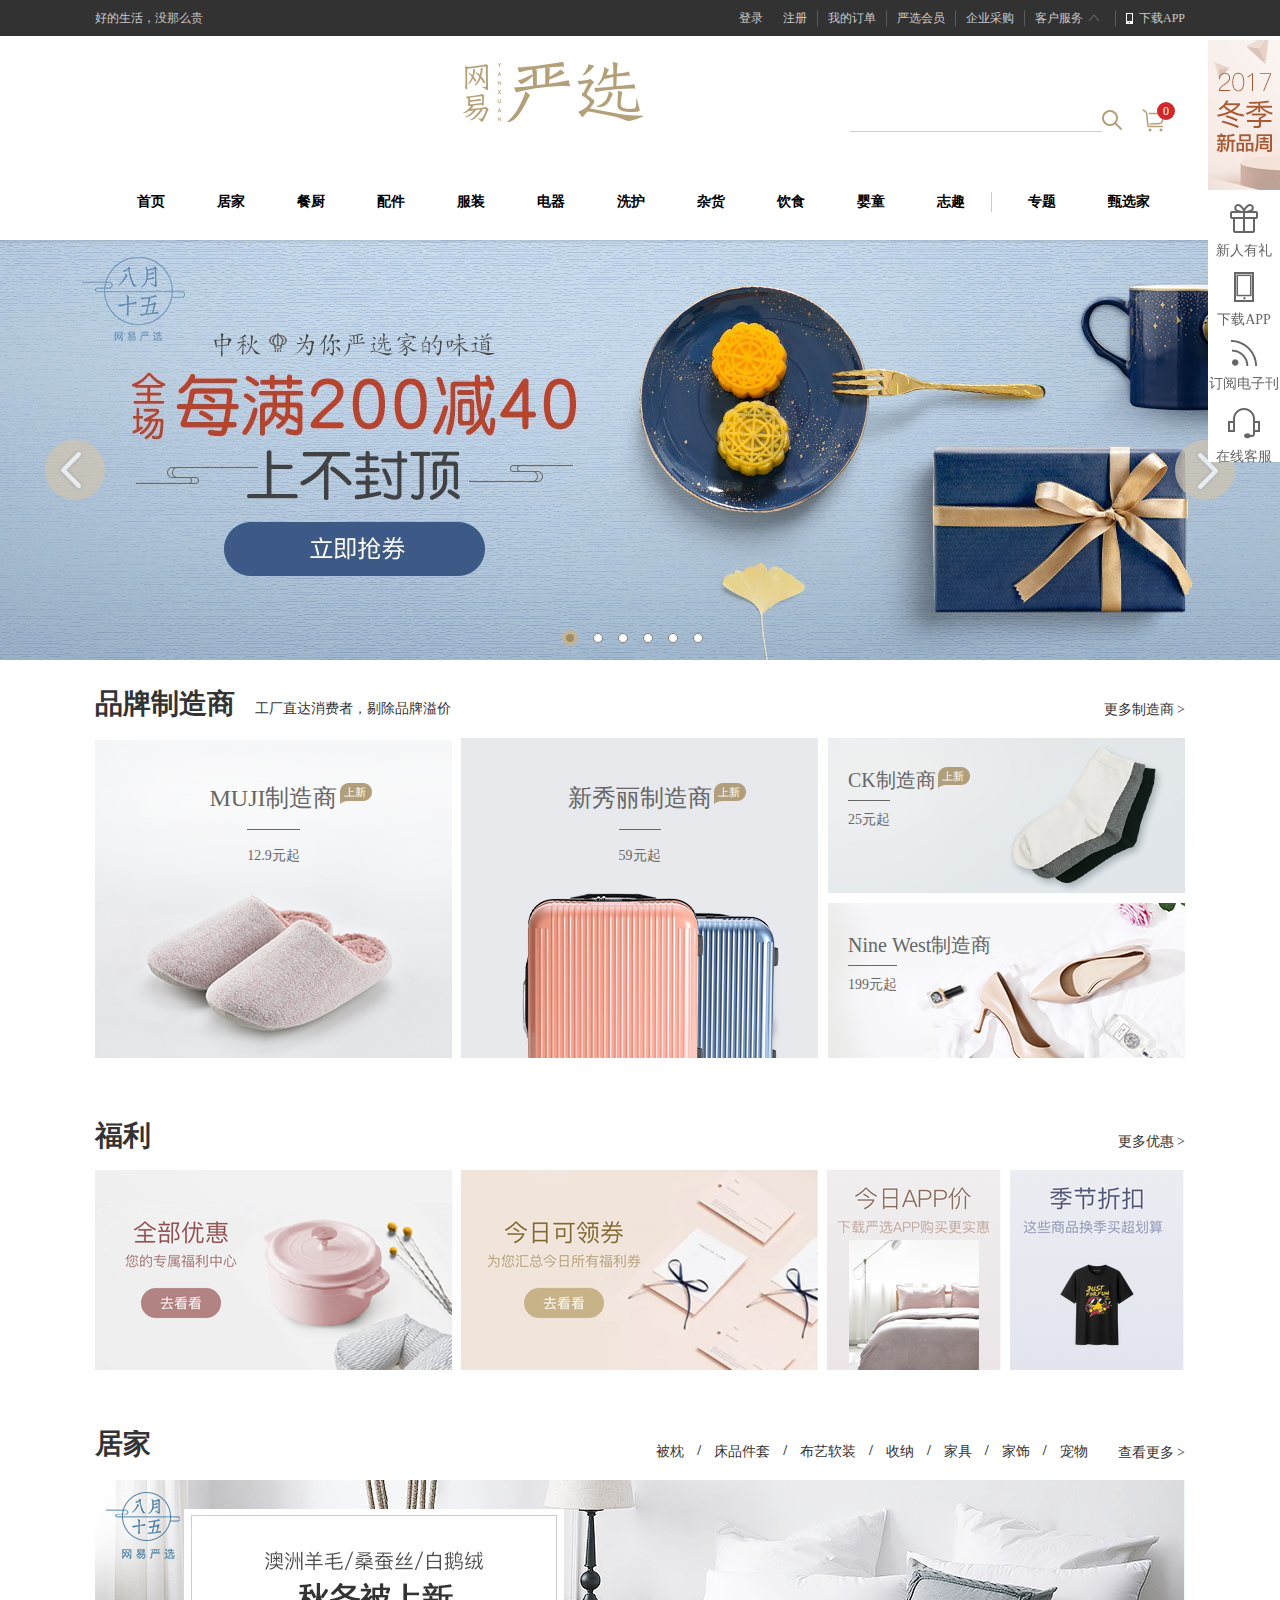
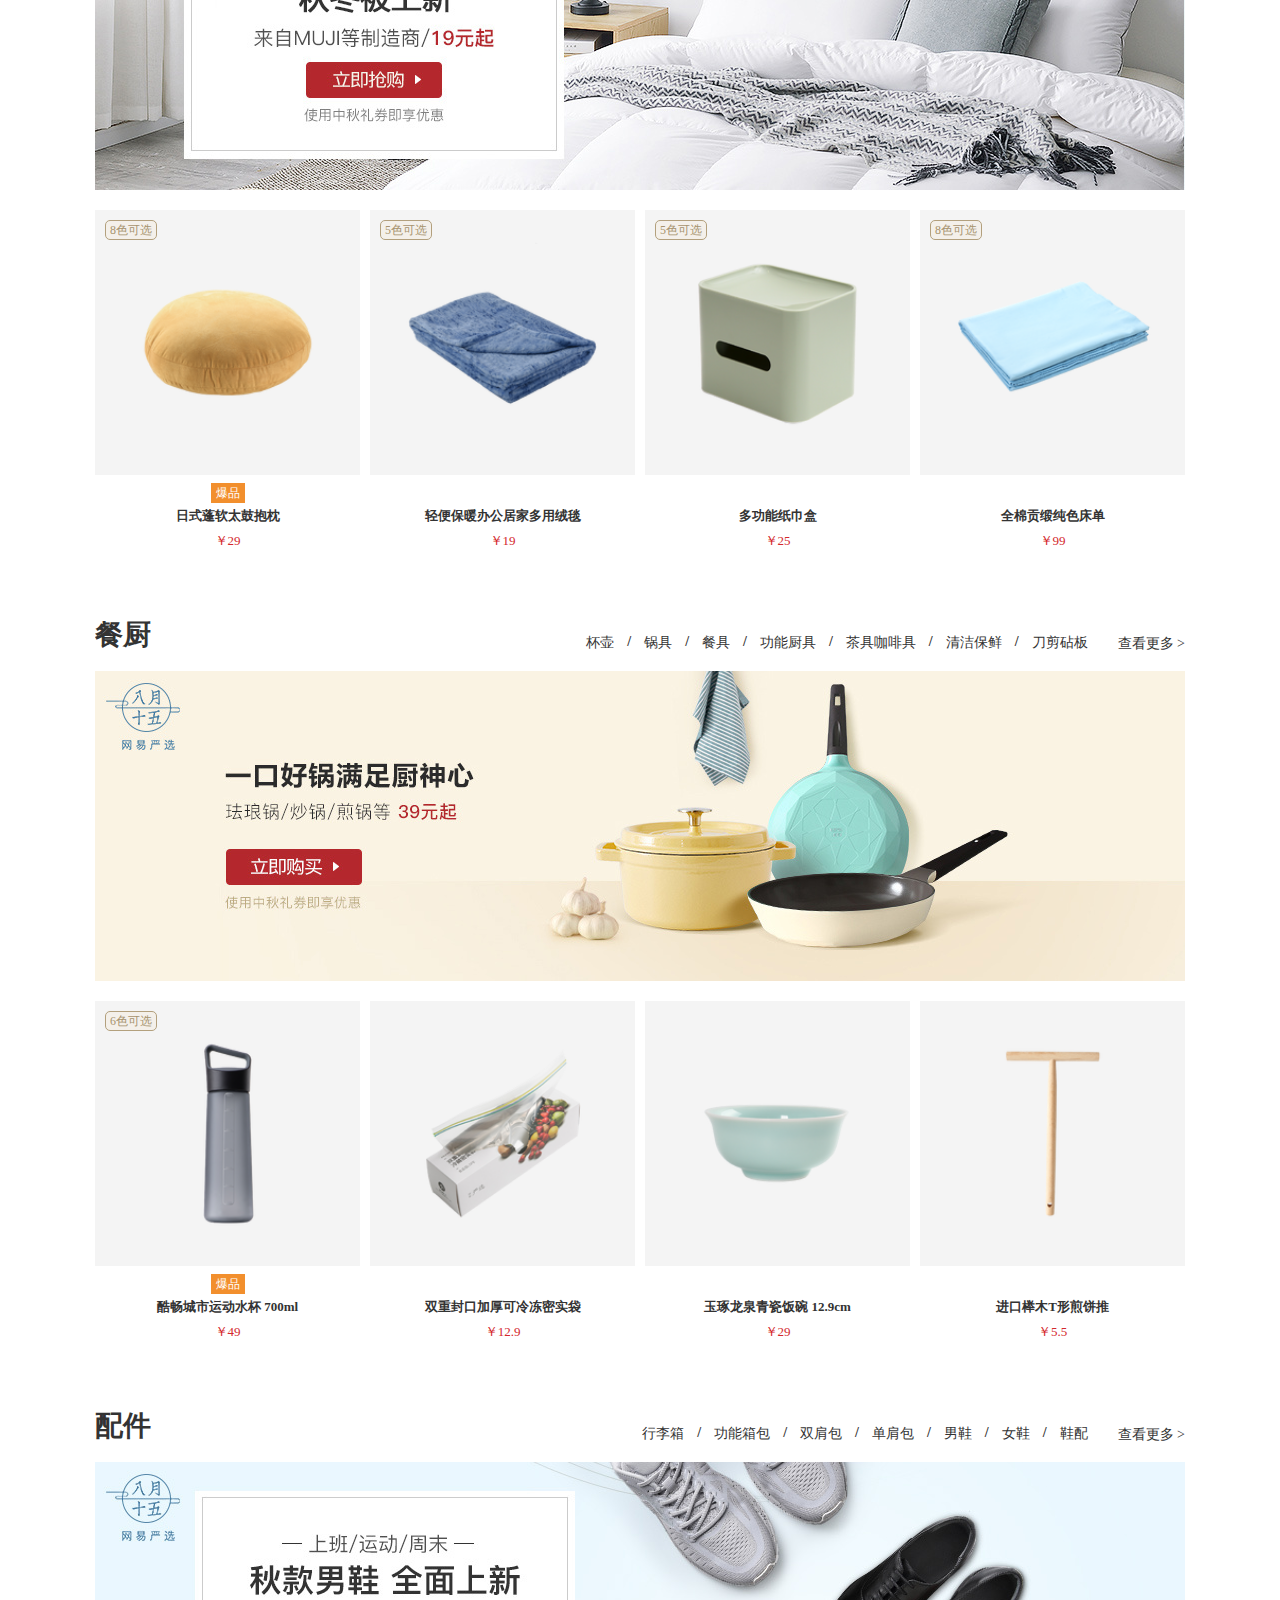
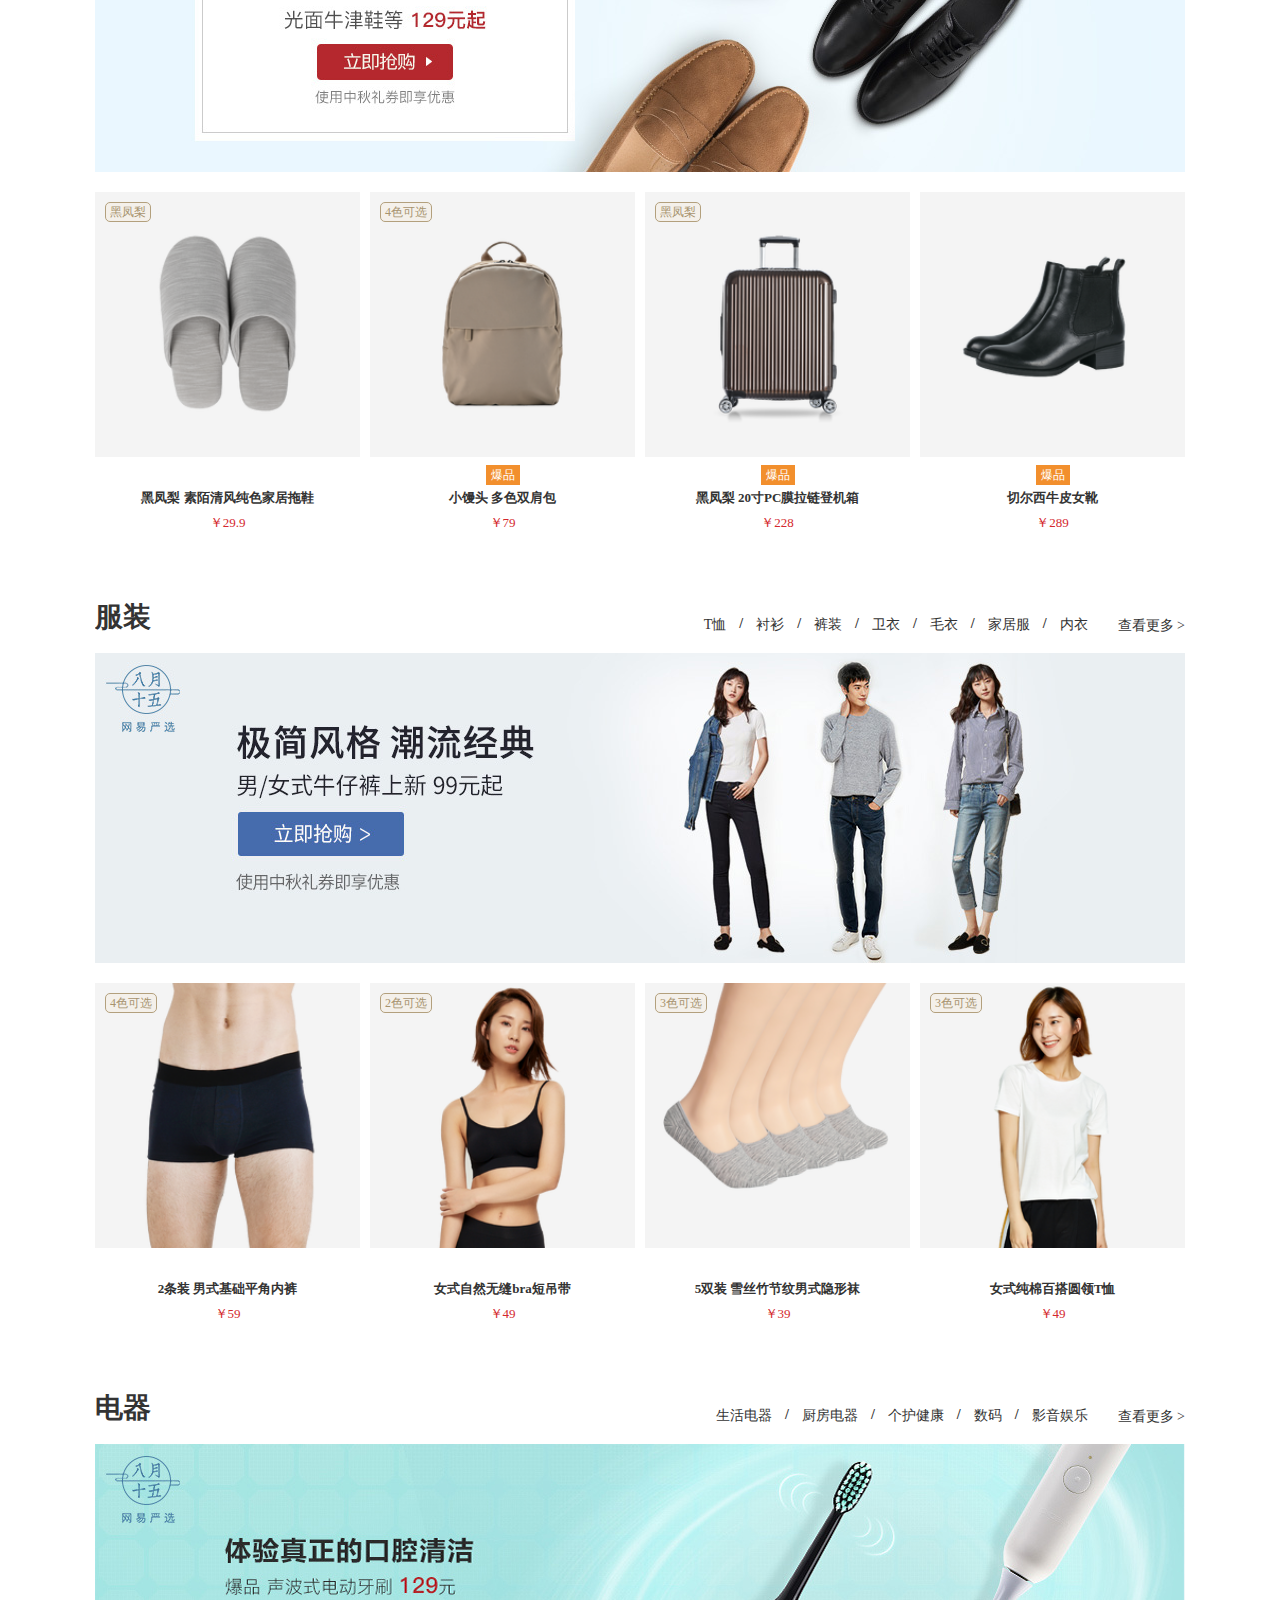
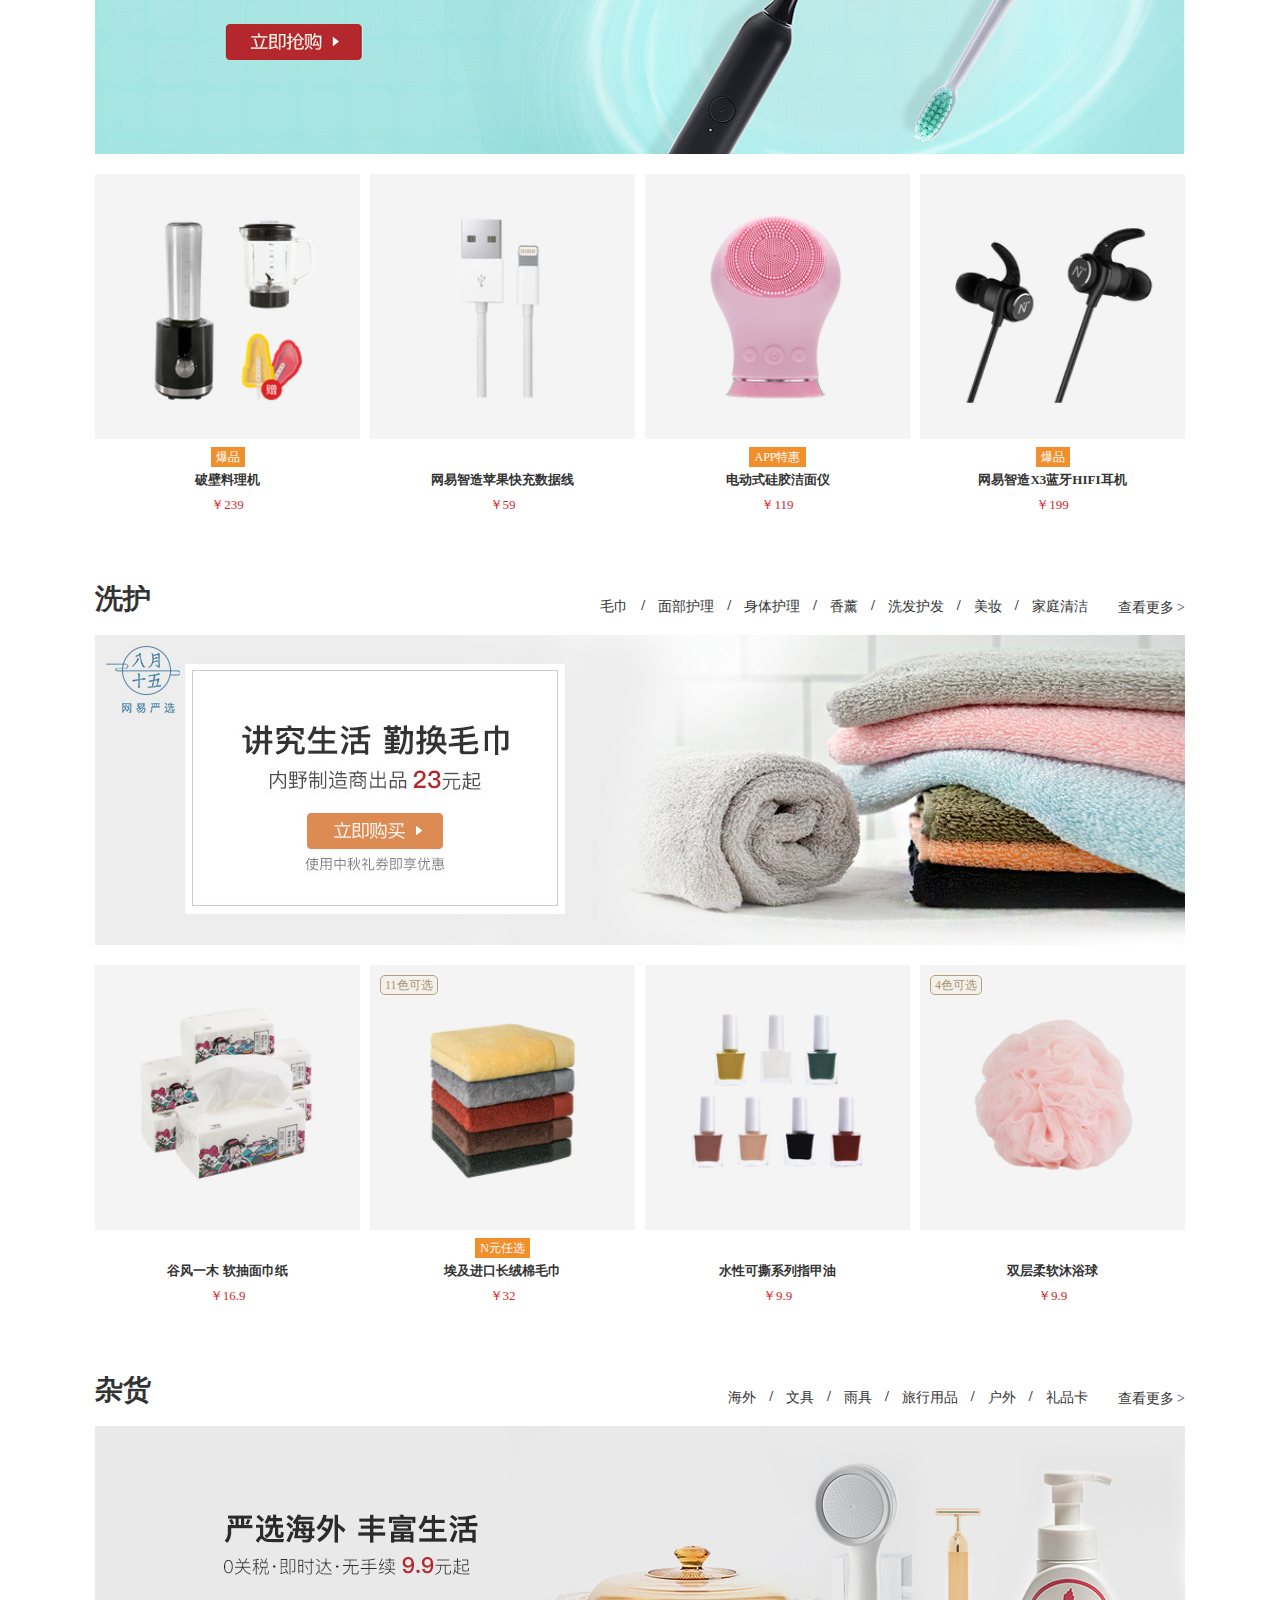
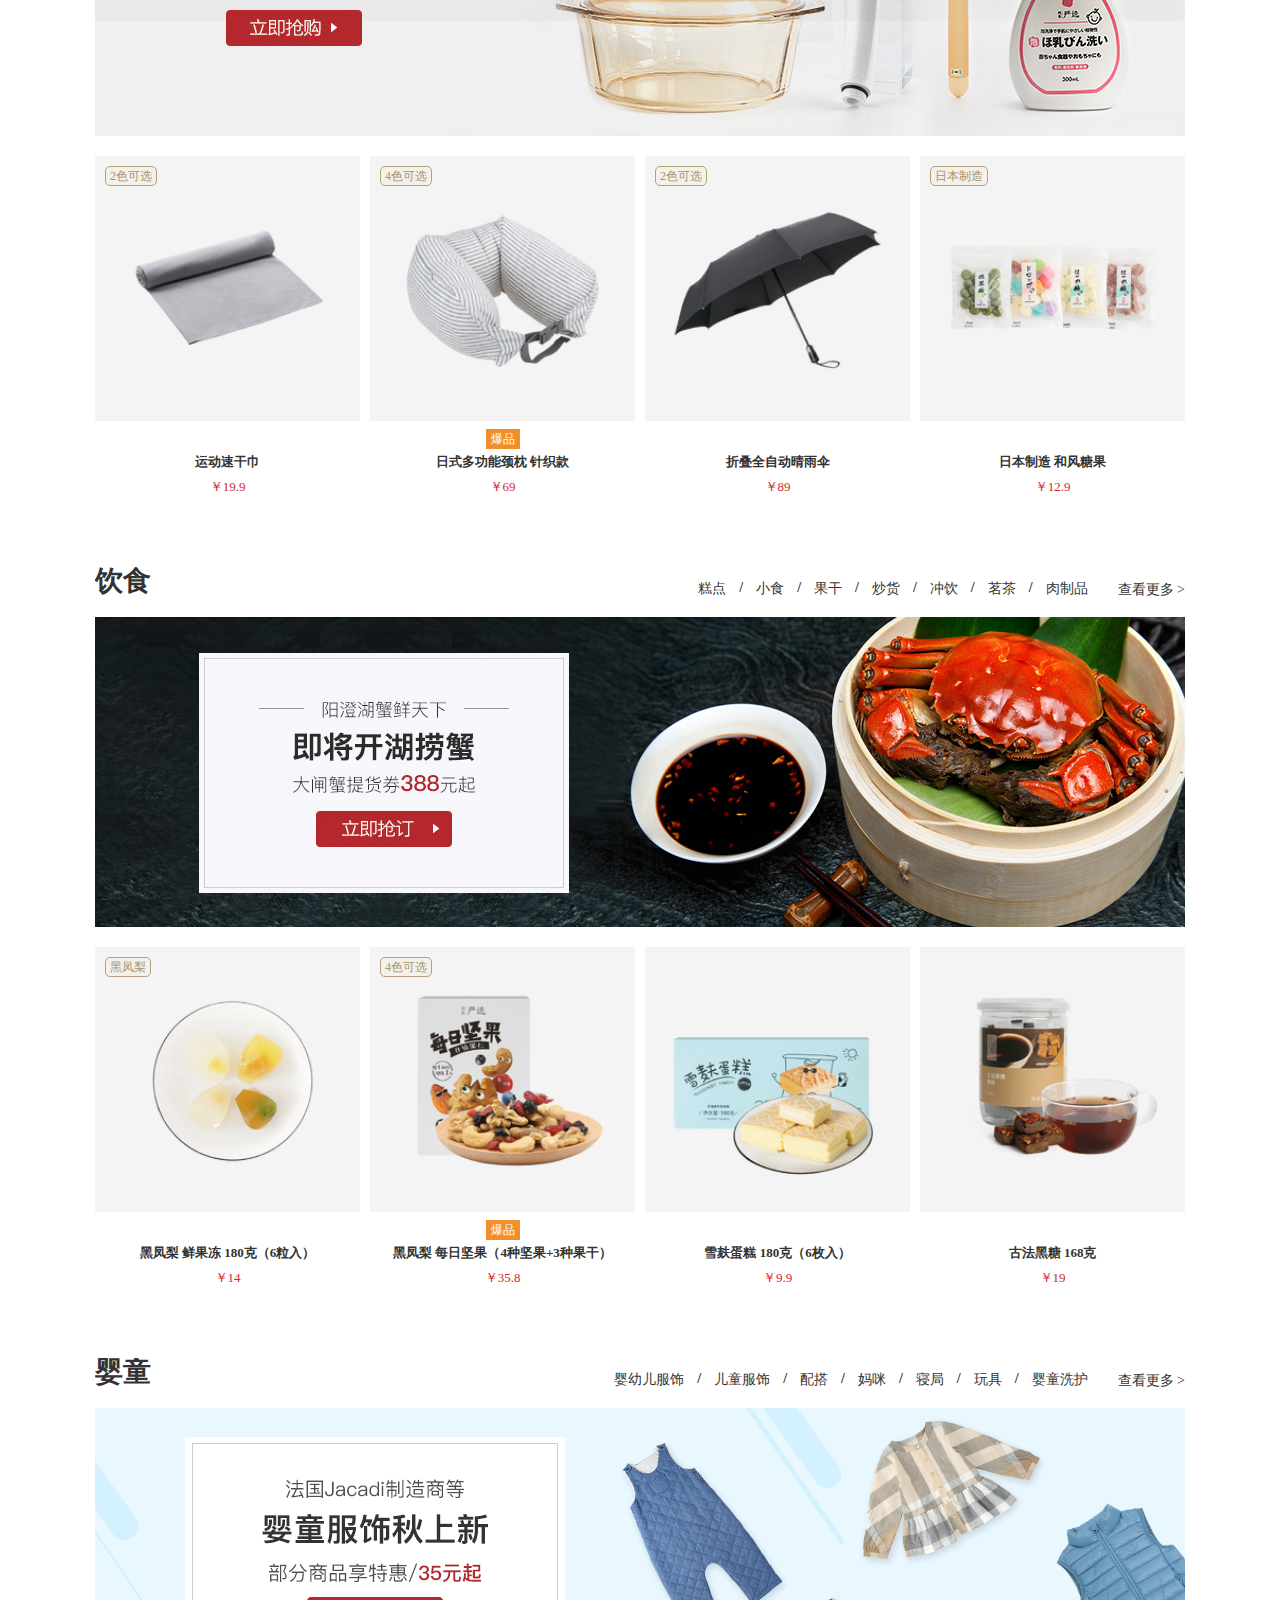
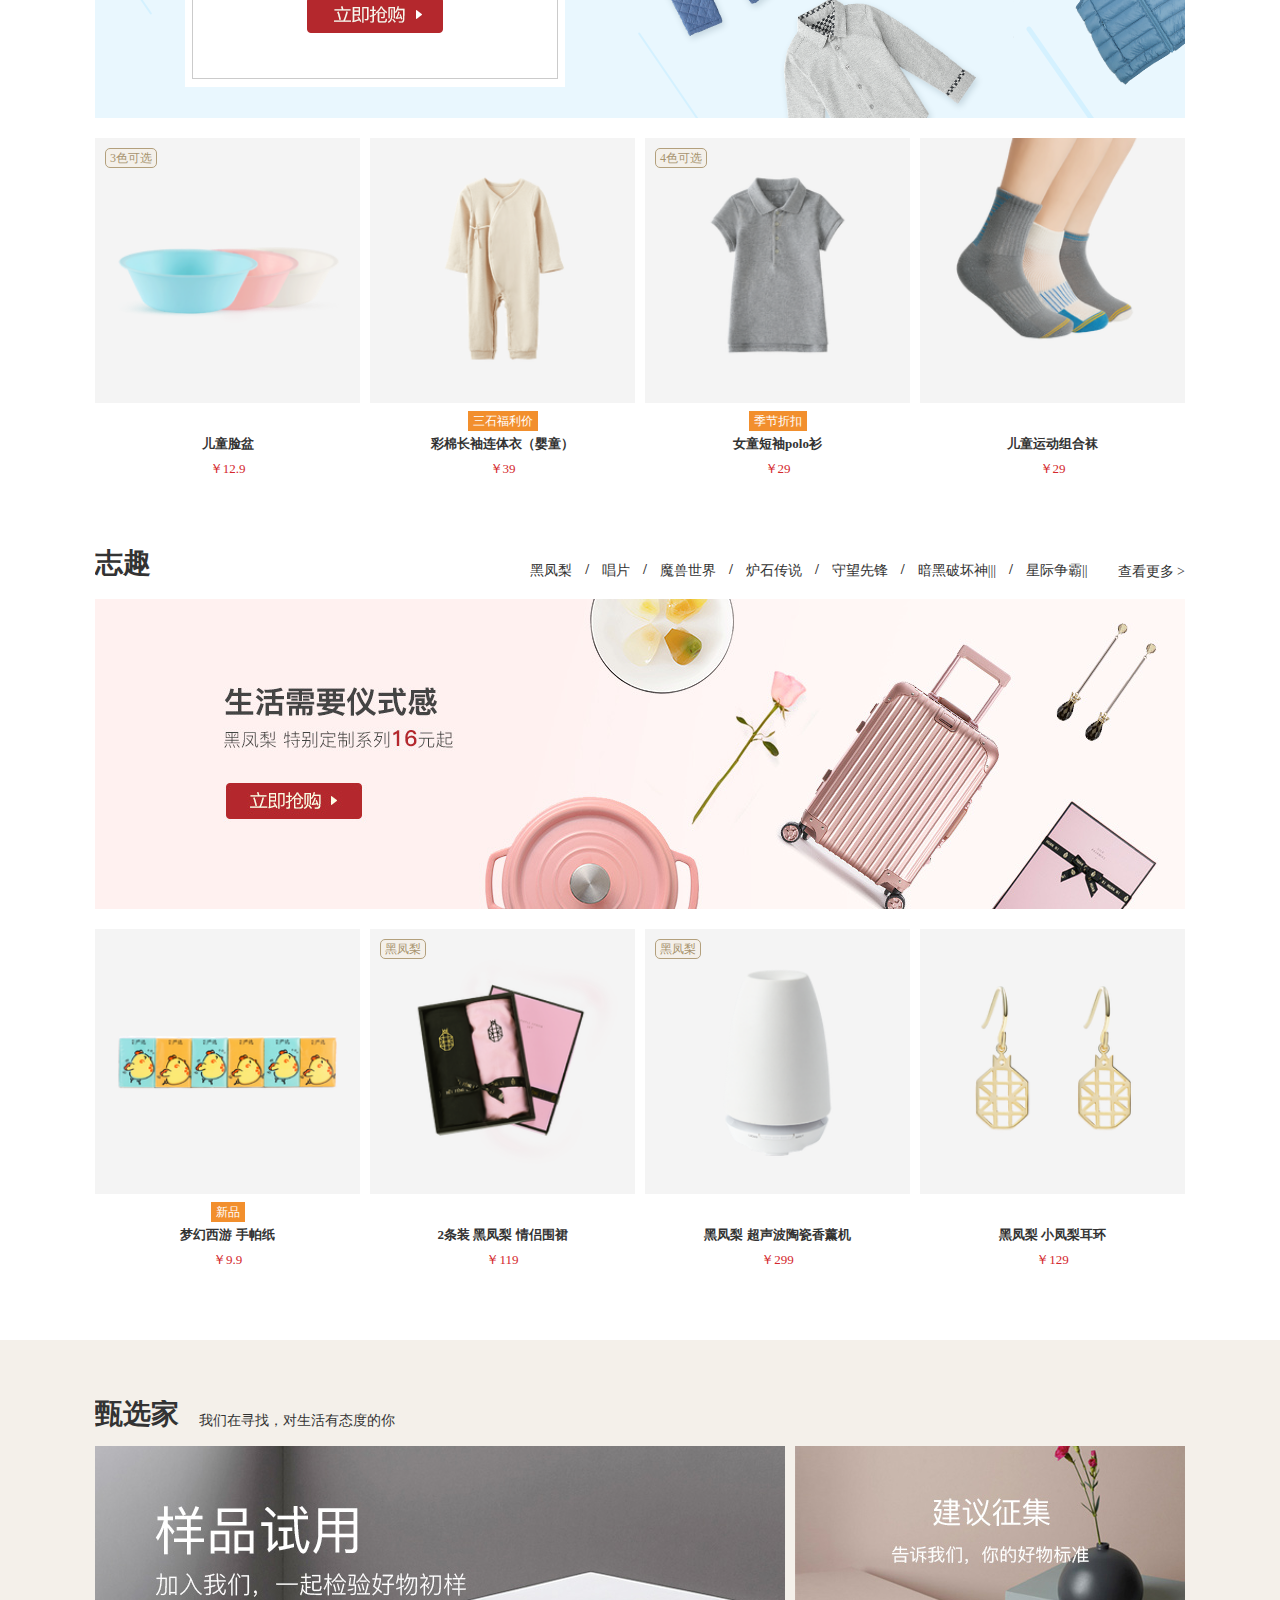
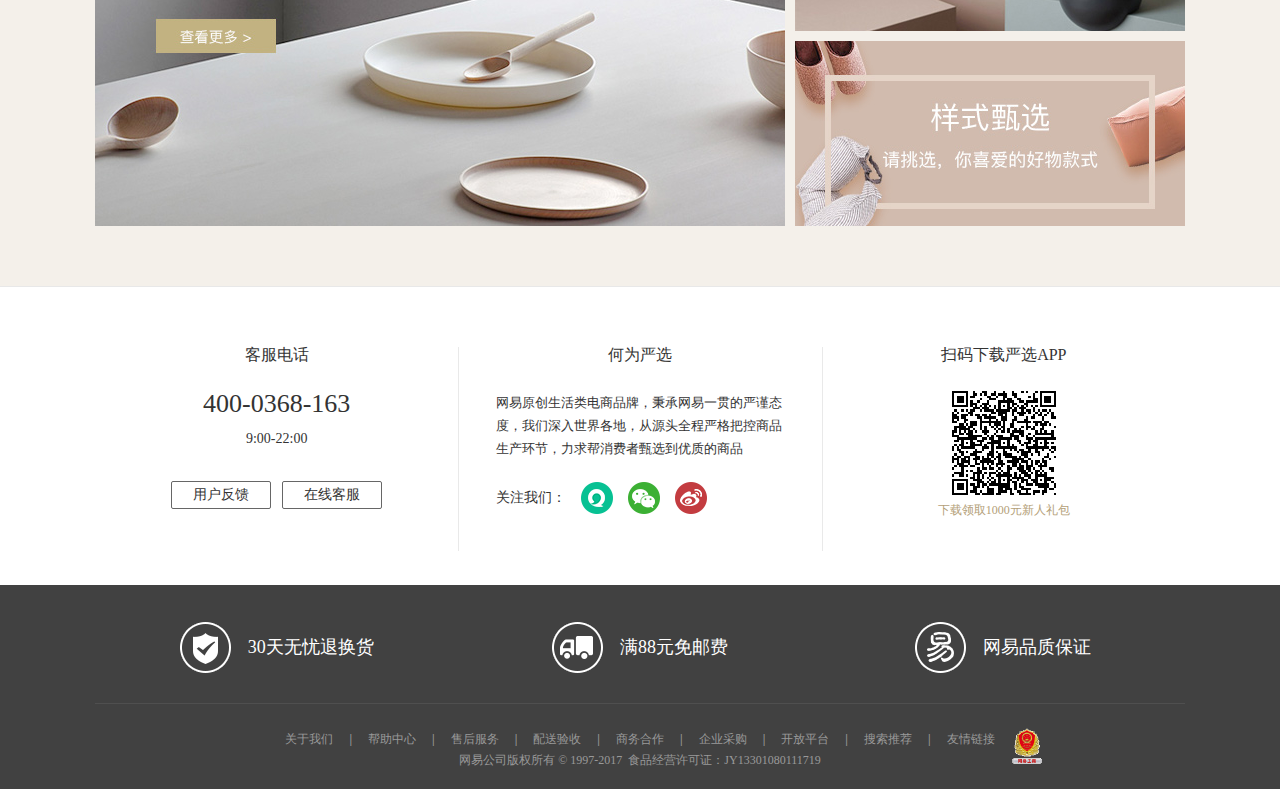
<file: yanxuan/yanxuan/html/index.html>
<!DOCTYPE html>
<html>
	<head>
		<meta charset="UTF-8">
		<title>主页</title>
		<link type="text/css" href="../css/public.css" rel="stylesheet">
		<link type="text/css" href="../css/public2.css" rel="stylesheet">
		<link type="text/css" href="../css/index.css" rel="stylesheet">
	</head>
	<body>

		<header class="g-hd">
			<!--siteNav-->
			<div class="m-siteNav">
				<div class="g-row">
					<a class="declare" href="http://you.163.com/attitude">好的生活，没那么贵</a>
					<div class="right">
						<a class="login" href="login.html">登录</a>
						<a class="register attitude" href="//reg.163.com/reg/reg.jsp?product=yanxuan_web&url=http%3A%2F%2Fyou.163.com%3Ffrom%3Dweb_out_pz_baidu_1">注册</a>
						<div class="split"></div>
						<a class="attitude" href="http://you.163.com/order/myList">我的订单</a>
						<div class="split"></div>
						<a class="attitude" href="http://you.163.com/membership/index">严选会员</a>
						<div class="split"></div>
						<a class="attitude" href="http://b.you.163.com?from=yx">企业采购</a>
						<div class="split"></div>
						<div class="customerServer">
							
							<div class="customerText">客户服务</div>
							<nav class="dorpDownMenu">
								<i class="arrow-top"></i>
								<a class="noBorder" href="http://you.163.com/help">帮助中心</a>
								<a>在线客服</a>
								<a>电话客服</a>
								<a href="http://you.163.com/help#business">商务合作</a>
								<a href="https://open.you.163.com/">开放平台</a>
							</nav>
						</div>
						<div class="split"></div>
						<div class="mobile">
							<a href="http://you.163.com/downloadapp?_stat_from=web_out_pz_baidu_1" target="_blank">下载APP</a>
							<div class="dropContain">
								<i class="arrow-top"></i>
								<img src="../img/index/erweima.png"/>
								<span>下载领1000元新人礼包</span>
							</div>
						</div>
						
					</div>
					<div class="clearFloat"></div>
				</div>	
			</div>
			<!-- tabWrap and tabNav -->
			<div class="tabWrap">
				<div class="tab-row">
					<div class="m-img" href="http://you.163.com/act/pub/SwPfdNcpIR.html">
						<p style="width: 180px; height: 60px;font-style: normal;background: url(../img/bgicon.png) no-repeat;background-position: 0 -146px;display: inline-block; overflow: hidden;vertical-align: top;font-size: 12px;word-spacing: normal;letter-spacing: normal;"/>
					</div>
					<div class="search">	
						<input class="searchInput" type="text" />
						<a href="" class="search-btn"></a>
						<div class="cartBox">
							<a href="cart.html" class="cart">
								<i class="cart-img"></i>
								<span class="cart-num">0</span>
							</a>
							<div class="miniCart">
								<div class="miniCart-wrap">
									<i class="top-triangle first-child"></i>
									<i class="top-triangle "></i>
									<ul class="goodsList">
									</ul>
									<div class="miniCart-bottom">
										
									</div>	
								</div>
							</div>
						</div>
					</div>
					<div class="tab-nav">
						<ul class="m-tabNav">
							<li class="nav-item first">
								<a class="nav-sort" href="">首页</a>
							</li>
							
							<li class="nav-item">
								<a class="nav-sort" href="http://you.163.com/item/list?categoryId=1005000">居家</a>
								<div class="cartList-frame">
									<ul class="cart-list">
										<li class="item">
											<a class="subCate" href="http://you.163.com/item/list?categoryId=1005000&subCategoryId=1008008">
												<img class="icon" src="../img/index/927bc33f7ae2895dd6c11cf91f5e3228.png" />
												<p class="text">被枕</p>
											</a>
										</li>
										<li class="item">
											<a class="subCate" href="http://you.163.com/item/list?categoryId=1005000&subCategoryId=1008009">
												<img class="icon" src="../img/index/243e5bf327a87217ad1f54592f0176ec.png" />
												<p class="text">床品件套</p>
											</a>
										</li>
										<li class="item">
											<a class="subCate" href="http://you.163.com/item/list?categoryId=1005000&subCategoryId=1008002">
												<img class="icon" src="../img/index/8bbcd7de60a678846664af998f57e71c.png" />
												<p class="text">布艺软装</p>
											</a>
										</li>
										<li class="item">
											<a class="subCate" href="http://you.163.com/item/list?categoryId=1005000&subCategoryId=1008017">
												<img class="icon" src="../img/index/fdc048e1bf4f04d1c20b32eda5d1dc6e.png" />
												<p class="text">收纳</p>
											</a>
										</li>
										<li class="item">
											<a class="subCate" href="http://you.163.com/item/list?categoryId=1005000&subCategoryId=1015000">
												<img class="icon" src="../img/index/4f00675caefd0d4177892ad18bfc2df6.png" />
												<p class="text">家具</p>
											</a>
										</li>
										<li class="item">
											<a class="subCate" href="http://you.163.com/item/list?categoryId=1005000&subCategoryId=1011004">
												<img class="icon" src="../img/index/ab0df9445d985bf6719ac415313a8e88.png" />
												<p class="text">家饰</p>
											</a>
										</li>
										<li class="item last">
											<a class="subCate" href="http://you.163.com/item/list?categoryId=1005000&subCategoryId=1017000">
												<img class="icon" src="../img/index/a0352c57c60ce4f68370ecdab6a30857.png" />
												<p class="text">宠物</p>
											</a>
										</li>
									</ul>
								</div>
							</li>
							
							<li class="nav-item">
								<a class="nav-sort" href="http://you.163.com/item/list?categoryId=1005001&_stat_area=nav_3&_stat_referer=index">餐厨</a>
								<div class="cartList-frame">
									<ul class="cart-list">
										<li class="item">
											<a class="subCate" href="http://you.163.com/item/list?categoryId=1005001&subCategoryId=1007000">
												<img class="icon" src="../img/index/0b244d3575b737c8f0ed7e84c5c4abd2.png" />
												<p class="text">杯壶</p>
											</a>
										</li>
										<li class="item">
											<a class="subCate" href="http://you.163.com/item/list?categoryId=1005001&subCategoryId=1005007">
												<img class="icon" src="../img/index/4aab4598017b5749e3b63309d25e9f6b.png" />
												<p class="text">锅具</p>
											</a>
										</li>
										<li class="item">
											<a class="subCate" href="http://you.163.com/item/list?categoryId=1005001&subCategoryId=1005008">
												<img class="icon" src="../img/index/f109afbb7e7a00c243c1da29991a5aa3.png" />
												<p class="text">餐具</p>
											</a>
										</li>
										<li class="item">
											<a class="subCate" href="http://you.163.com/item/list?categoryId=1005001&subCategoryId=1008012">
												<img class="icon" src="../img/index/22db4ccbf52dc62c723ac83aa587812a.png" />
												<p class="text">功能厨具</p>
											</a>
										</li>
										<li class="item">
											<a class="subCate" href="http://you.163.com/item/list?categoryId=1005001&subCategoryId=1008013">
												<img class="icon" src="../img/index/9ea192cd2719c8348f42ec17842ba763.png" />
												<p class="text">茶具咖啡具</p>
											</a>
										</li>
										<li class="item">
											<a class="subCate" href="http://you.163.com/item/list?categoryId=1005001&subCategoryId=1008011">
												<img class="icon" src="../img/index/dc4d6c35b9f4abb42d2eeaf345710589.png" />
												<p class="text">清洁保险</p>
											</a>
										</li>
										<li class="item last">
											<a class="subCate" href="http://you.163.com/item/list?categoryId=1005001&subCategoryId=1013005">
												<img class="icon" src="../img/index/9d481ea4c2e9e6eda35aa720d407332e.png" />
												<p class="text">刀剪砧板</p>
											</a>
										</li>
									</ul>
								</div>
							</li>			
							
							<li class="nav-item">
								<a class="nav-sort" href="">配件</a>
								<div class="cartList-frame">
									<ul class="cart-list">
										<li class="item">
											<a class="subCate" href="http://you.163.com/item/list?categoryId=1005000&subCategoryId=1008008">
												<img class="icon" src="../img/index/927bc33f7ae2895dd6c11cf91f5e3228.png" />
												<p class="text">被枕</p>
											</a>
										</li>
										<li class="item">
											<a class="subCate" href="http://you.163.com/item/list?categoryId=1005000&subCategoryId=1008009">
												<img class="icon" src="../img/index/243e5bf327a87217ad1f54592f0176ec.png" />
												<p class="text">床品件套</p>
											</a>
										</li>
										<li class="item">
											<a class="subCate" href="http://you.163.com/item/list?categoryId=1005000&subCategoryId=1008002">
												<img class="icon" src="../img/index/8bbcd7de60a678846664af998f57e71c.png" />
												<p class="text">布艺软装</p>
											</a>
										</li>
										<li class="item">
											<a class="subCate" href="http://you.163.com/item/list?categoryId=1005000&subCategoryId=1008017">
												<img class="icon" src="../img/index/fdc048e1bf4f04d1c20b32eda5d1dc6e.png" />
												<p class="text">收纳</p>
											</a>
										</li>
										<li class="item">
											<a class="subCate" href="http://you.163.com/item/list?categoryId=1005000&subCategoryId=1015000">
												<img class="icon" src="../img/index/4f00675caefd0d4177892ad18bfc2df6.png" />
												<p class="text">家具</p>
											</a>
										</li>
										<li class="item">
											<a class="subCate" href="http://you.163.com/item/list?categoryId=1005000&subCategoryId=1011004">
												<img class="icon" src="../img/index/ab0df9445d985bf6719ac415313a8e88.png" />
												<p class="text">家饰</p>
											</a>
										</li>
										<li class="item last">
											<a class="subCate" href="http://you.163.com/item/list?categoryId=1005000&subCategoryId=1017000">
												<img class="icon" src="../img/index/a0352c57c60ce4f68370ecdab6a30857.png" />
												<p class="text">宠物</p>
											</a>
										</li>
									</ul>
								</div>
							</li>
							
							<li class="nav-item">
								<a class="nav-sort" href="">服装</a>
								<div class="cartList-frame">
									<ul class="cart-list">
										<li class="item">
											<a class="subCate" href="http://you.163.com/item/list?categoryId=1005001&subCategoryId=1007000">
												<img class="icon" src="../img/index/0b244d3575b737c8f0ed7e84c5c4abd2.png" />
												<p class="text">杯壶</p>
											</a>
										</li>
										<li class="item">
											<a class="subCate" href="http://you.163.com/item/list?categoryId=1005001&subCategoryId=1005007">
												<img class="icon" src="../img/index/4aab4598017b5749e3b63309d25e9f6b.png" />
												<p class="text">锅具</p>
											</a>
										</li>
										<li class="item">
											<a class="subCate" href="http://you.163.com/item/list?categoryId=1005001&subCategoryId=1005008">
												<img class="icon" src="../img/index/f109afbb7e7a00c243c1da29991a5aa3.png" />
												<p class="text">餐具</p>
											</a>
										</li>
										<li class="item">
											<a class="subCate" href="http://you.163.com/item/list?categoryId=1005001&subCategoryId=1008012">
												<img class="icon" src="../img/index/22db4ccbf52dc62c723ac83aa587812a.png" />
												<p class="text">功能厨具</p>
											</a>
										</li>
										<li class="item">
											<a class="subCate" href="http://you.163.com/item/list?categoryId=1005001&subCategoryId=1008013">
												<img class="icon" src="../img/index/9ea192cd2719c8348f42ec17842ba763.png" />
												<p class="text">茶具咖啡具</p>
											</a>
										</li>
										<li class="item">
											<a class="subCate" href="http://you.163.com/item/list?categoryId=1005001&subCategoryId=1008011">
												<img class="icon" src="../img/index/dc4d6c35b9f4abb42d2eeaf345710589.png" />
												<p class="text">清洁保险</p>
											</a>
										</li>
										<li class="item last">
											<a class="subCate" href="http://you.163.com/item/list?categoryId=1005001&subCategoryId=1013005">
												<img class="icon" src="../img/index/9d481ea4c2e9e6eda35aa720d407332e.png" />
												<p class="text">刀剪砧板</p>
											</a>
										</li>
									</ul>
								</div>
							</li>
							
							<li class="nav-item">
								<a class="nav-sort" href="">电器</a>
								<div class="cartList-frame">
									<ul class="cart-list">
										<li class="item">
											<a class="subCate" href="http://you.163.com/item/list?categoryId=1005000&subCategoryId=1008008">
												<img class="icon" src="../img/index/927bc33f7ae2895dd6c11cf91f5e3228.png" />
												<p class="text">被枕</p>
											</a>
										</li>
										<li class="item">
											<a class="subCate" href="http://you.163.com/item/list?categoryId=1005000&subCategoryId=1008009">
												<img class="icon" src="../img/index/243e5bf327a87217ad1f54592f0176ec.png" />
												<p class="text">床品件套</p>
											</a>
										</li>
										<li class="item">
											<a class="subCate" href="http://you.163.com/item/list?categoryId=1005000&subCategoryId=1008002">
												<img class="icon" src="../img/index/8bbcd7de60a678846664af998f57e71c.png" />
												<p class="text">布艺软装</p>
											</a>
										</li>
										<li class="item">
											<a class="subCate" href="http://you.163.com/item/list?categoryId=1005000&subCategoryId=1008017">
												<img class="icon" src="../img/index/fdc048e1bf4f04d1c20b32eda5d1dc6e.png" />
												<p class="text">收纳</p>
											</a>
										</li>
										<li class="item">
											<a class="subCate" href="http://you.163.com/item/list?categoryId=1005000&subCategoryId=1015000">
												<img class="icon" src="../img/index/4f00675caefd0d4177892ad18bfc2df6.png" />
												<p class="text">家具</p>
											</a>
										</li>
										<li class="item">
											<a class="subCate" href="http://you.163.com/item/list?categoryId=1005000&subCategoryId=1011004">
												<img class="icon" src="../img/index/ab0df9445d985bf6719ac415313a8e88.png" />
												<p class="text">家饰</p>
											</a>
										</li>
										<li class="item last">
											<a class="subCate" href="http://you.163.com/item/list?categoryId=1005000&subCategoryId=1017000">
												<img class="icon" src="../img/index/a0352c57c60ce4f68370ecdab6a30857.png" />
												<p class="text">宠物</p>
											</a>
										</li>
									</ul>
								</div>	
							</li>
									
							<li class="nav-item">
								<a class="nav-sort" href="">洗护</a>
								<div class="cartList-frame">
									<ul class="cart-list">
										<li class="item">
											<a class="subCate" href="http://you.163.com/item/list?categoryId=1005001&subCategoryId=1007000">
												<img class="icon" src="../img/index/0b244d3575b737c8f0ed7e84c5c4abd2.png" />
												<p class="text">杯壶</p>
											</a>
										</li>
										<li class="item">
											<a class="subCate" href="http://you.163.com/item/list?categoryId=1005001&subCategoryId=1005007">
												<img class="icon" src="../img/index/4aab4598017b5749e3b63309d25e9f6b.png" />
												<p class="text">锅具</p>
											</a>
										</li>
										<li class="item">
											<a class="subCate" href="http://you.163.com/item/list?categoryId=1005001&subCategoryId=1005008">
												<img class="icon" src="../img/index/f109afbb7e7a00c243c1da29991a5aa3.png" />
												<p class="text">餐具</p>
											</a>
										</li>
										<li class="item">
											<a class="subCate" href="http://you.163.com/item/list?categoryId=1005001&subCategoryId=1008012">
												<img class="icon" src="../img/index/22db4ccbf52dc62c723ac83aa587812a.png" />
												<p class="text">功能厨具</p>
											</a>
										</li>
										<li class="item">
											<a class="subCate" href="http://you.163.com/item/list?categoryId=1005001&subCategoryId=1008013">
												<img class="icon" src="../img/index/9ea192cd2719c8348f42ec17842ba763.png" />
												<p class="text">茶具咖啡具</p>
											</a>
										</li>
										<li class="item">
											<a class="subCate" href="http://you.163.com/item/list?categoryId=1005001&subCategoryId=1008011">
												<img class="icon" src="../img/index/dc4d6c35b9f4abb42d2eeaf345710589.png" />
												<p class="text">清洁保险</p>
											</a>
										</li>
										<li class="item last">
											<a class="subCate" href="http://you.163.com/item/list?categoryId=1005001&subCategoryId=1013005">
												<img class="icon" src="../img/index/9d481ea4c2e9e6eda35aa720d407332e.png" />
												<p class="text">刀剪砧板</p>
											</a>
										</li>
									</ul>
								</div>
							</li>
									
							<li class="nav-item">
								<a class="nav-sort" href="">杂货</a>
								<div class="cartList-frame">
									<ul class="cart-list">
										<li class="item">
											<a class="subCate" href="http://you.163.com/item/list?categoryId=1005000&subCategoryId=1008008">
												<img class="icon" src="../img/index/927bc33f7ae2895dd6c11cf91f5e3228.png" />
												<p class="text">被枕</p>
											</a>
										</li>
										<li class="item">
											<a class="subCate" href="http://you.163.com/item/list?categoryId=1005000&subCategoryId=1008009">
												<img class="icon" src="../img/index/243e5bf327a87217ad1f54592f0176ec.png" />
												<p class="text">床品件套</p>
											</a>
										</li>
										<li class="item">
											<a class="subCate" href="http://you.163.com/item/list?categoryId=1005000&subCategoryId=1008002">
												<img class="icon" src="../img/index/8bbcd7de60a678846664af998f57e71c.png" />
												<p class="text">布艺软装</p>
											</a>
										</li>
										<li class="item">
											<a class="subCate" href="http://you.163.com/item/list?categoryId=1005000&subCategoryId=1008017">
												<img class="icon" src="../img/index/fdc048e1bf4f04d1c20b32eda5d1dc6e.png" />
												<p class="text">收纳</p>
											</a>
										</li>
										<li class="item">
											<a class="subCate" href="http://you.163.com/item/list?categoryId=1005000&subCategoryId=1015000">
												<img class="icon" src="../img/index/4f00675caefd0d4177892ad18bfc2df6.png" />
												<p class="text">家具</p>
											</a>
										</li>
										<li class="item">
											<a class="subCate" href="http://you.163.com/item/list?categoryId=1005000&subCategoryId=1011004">
												<img class="icon" src="../img/index/ab0df9445d985bf6719ac415313a8e88.png" />
												<p class="text">家饰</p>
											</a>
										</li>
										<li class="item last">
											<a class="subCate" href="http://you.163.com/item/list?categoryId=1005000&subCategoryId=1017000">
												<img class="icon" src="../img/index/a0352c57c60ce4f68370ecdab6a30857.png" />
												<p class="text">宠物</p>
											</a>
										</li>
									</ul>
								</div>
							</li>
										
							<li class="nav-item">
								<a class="nav-sort" href="">饮食</a>
								<div class="cartList-frame">
									<ul class="cart-list">
										<li class="item">
											<a class="subCate" href="http://you.163.com/item/list?categoryId=1005001&subCategoryId=1007000">
												<img class="icon" src="../img/index/0b244d3575b737c8f0ed7e84c5c4abd2.png" />
												<p class="text">杯壶</p>
											</a>
										</li>
										<li class="item">
											<a class="subCate" href="http://you.163.com/item/list?categoryId=1005001&subCategoryId=1005007">
												<img class="icon" src="../img/index/4aab4598017b5749e3b63309d25e9f6b.png" />
												<p class="text">锅具</p>
											</a>
										</li>
										<li class="item">
											<a class="subCate" href="http://you.163.com/item/list?categoryId=1005001&subCategoryId=1005008">
												<img class="icon" src="../img/index/f109afbb7e7a00c243c1da29991a5aa3.png" />
												<p class="text">餐具</p>
											</a>
										</li>
										<li class="item">
											<a class="subCate" href="http://you.163.com/item/list?categoryId=1005001&subCategoryId=1008012">
												<img class="icon" src="../img/index/22db4ccbf52dc62c723ac83aa587812a.png" />
												<p class="text">功能厨具</p>
											</a>
										</li>
										<li class="item">
											<a class="subCate" href="http://you.163.com/item/list?categoryId=1005001&subCategoryId=1008013">
												<img class="icon" src="../img/index/9ea192cd2719c8348f42ec17842ba763.png" />
												<p class="text">茶具咖啡具</p>
											</a>
										</li>
										<li class="item">
											<a class="subCate" href="http://you.163.com/item/list?categoryId=1005001&subCategoryId=1008011">
												<img class="icon" src="../img/index/dc4d6c35b9f4abb42d2eeaf345710589.png" />
												<p class="text">清洁保险</p>
											</a>
										</li>
										<li class="item last">
											<a class="subCate" href="http://you.163.com/item/list?categoryId=1005001&subCategoryId=1013005">
												<img class="icon" src="../img/index/9d481ea4c2e9e6eda35aa720d407332e.png" />
												<p class="text">刀剪砧板</p>
											</a>
										</li>
									</ul>
								</div>
							</li>			
							
							<li class="nav-item">
								<a class="nav-sort" href="">婴童</a>
								<div class="cartList-frame">
									<ul class="cart-list">
										<li class="item">
											<a class="subCate" href="http://you.163.com/item/list?categoryId=1005000&subCategoryId=1008008">
												<img class="icon" src="../img/index/927bc33f7ae2895dd6c11cf91f5e3228.png" />
												<p class="text">被枕</p>
											</a>
										</li>
										<li class="item">
											<a class="subCate" href="http://you.163.com/item/list?categoryId=1005000&subCategoryId=1008009">
												<img class="icon" src="../img/index/243e5bf327a87217ad1f54592f0176ec.png" />
												<p class="text">床品件套</p>
											</a>
										</li>
										<li class="item">
											<a class="subCate" href="http://you.163.com/item/list?categoryId=1005000&subCategoryId=1008002">
												<img class="icon" src="../img/index/8bbcd7de60a678846664af998f57e71c.png" />
												<p class="text">布艺软装</p>
											</a>
										</li>
										<li class="item">
											<a class="subCate" href="http://you.163.com/item/list?categoryId=1005000&subCategoryId=1008017">
												<img class="icon" src="../img/index/fdc048e1bf4f04d1c20b32eda5d1dc6e.png" />
												<p class="text">收纳</p>
											</a>
										</li>
										<li class="item">
											<a class="subCate" href="http://you.163.com/item/list?categoryId=1005000&subCategoryId=1015000">
												<img class="icon" src="../img/index/4f00675caefd0d4177892ad18bfc2df6.png" />
												<p class="text">家具</p>
											</a>
										</li>
										<li class="item">
											<a class="subCate" href="http://you.163.com/item/list?categoryId=1005000&subCategoryId=1011004">
												<img class="icon" src="../img/index/ab0df9445d985bf6719ac415313a8e88.png" />
												<p class="text">家饰</p>
											</a>
										</li>
										<li class="item last">
											<a class="subCate" href="http://you.163.com/item/list?categoryId=1005000&subCategoryId=1017000">
												<img class="icon" src="../img/index/a0352c57c60ce4f68370ecdab6a30857.png" />
												<p class="text">宠物</p>
											</a>
										</li>
									</ul>
								</div>
							</li>				
							
							<li class="nav-item">
								<a class="nav-sort" href="">志趣</a>
								<div class="cartList-frame">
									<ul class="cart-list">
										<li class="item">
											<a class="subCate" href="http://you.163.com/item/list?categoryId=1005001&subCategoryId=1007000">
												<img class="icon" src="../img/index/0b244d3575b737c8f0ed7e84c5c4abd2.png" />
												<p class="text">杯壶</p>
											</a>
										</li>
										<li class="item">
											<a class="subCate" href="http://you.163.com/item/list?categoryId=1005001&subCategoryId=1005007">
												<img class="icon" src="../img/index/4aab4598017b5749e3b63309d25e9f6b.png" />
												<p class="text">锅具</p>
											</a>
										</li>
										<li class="item">
											<a class="subCate" href="http://you.163.com/item/list?categoryId=1005001&subCategoryId=1005008">
												<img class="icon" src="../img/index/f109afbb7e7a00c243c1da29991a5aa3.png" />
												<p class="text">餐具</p>
											</a>
										</li>
										<li class="item">
											<a class="subCate" href="http://you.163.com/item/list?categoryId=1005001&subCategoryId=1008012">
												<img class="icon" src="../img/index/22db4ccbf52dc62c723ac83aa587812a.png" />
												<p class="text">功能厨具</p>
											</a>
										</li>
										<li class="item">
											<a class="subCate" href="http://you.163.com/item/list?categoryId=1005001&subCategoryId=1008013">
												<img class="icon" src="../img/index/9ea192cd2719c8348f42ec17842ba763.png" />
												<p class="text">茶具咖啡具</p>
											</a>
										</li>
										<li class="item">
											<a class="subCate" href="http://you.163.com/item/list?categoryId=1005001&subCategoryId=1008011">
												<img class="icon" src="../img/index/dc4d6c35b9f4abb42d2eeaf345710589.png" />
												<p class="text">清洁保险</p>
											</a>
										</li>
										<li class="item last">
											<a class="subCate" href="http://you.163.com/item/list?categoryId=1005001&subCategoryId=1013005">
												<img class="icon" src="../img/index/9d481ea4c2e9e6eda35aa720d407332e.png" />
												<p class="text">刀剪砧板</p>
											</a>
										</li>
									</ul>
								</div>
							</li>
												
							<li class="split"></li>
							
							<li class="nav-item">
								<a class="nav-sort" href="">专题</a>
								<div class="cartList-frame">
									<ul class="cart-list">
										<li class="item">
											<a class="subCate" href="http://you.163.com/item/list?categoryId=1005000&subCategoryId=1008008">
												<img class="icon" src="../img/index/927bc33f7ae2895dd6c11cf91f5e3228.png" />
												<p class="text">被枕</p>
											</a>
										</li>
										<li class="item">
											<a class="subCate" href="http://you.163.com/item/list?categoryId=1005000&subCategoryId=1008009">
												<img class="icon" src="../img/index/243e5bf327a87217ad1f54592f0176ec.png" />
												<p class="text">床品件套</p>
											</a>
										</li>
										<li class="item">
											<a class="subCate" href="http://you.163.com/item/list?categoryId=1005000&subCategoryId=1008002">
												<img class="icon" src="../img/index/8bbcd7de60a678846664af998f57e71c.png" />
												<p class="text">布艺软装</p>
											</a>
										</li>
										<li class="item">
											<a class="subCate" href="http://you.163.com/item/list?categoryId=1005000&subCategoryId=1008017">
												<img class="icon" src="../img/index/fdc048e1bf4f04d1c20b32eda5d1dc6e.png" />
												<p class="text">收纳</p>
											</a>
										</li>
										<li class="item">
											<a class="subCate" href="http://you.163.com/item/list?categoryId=1005000&subCategoryId=1015000">
												<img class="icon" src="../img/index/4f00675caefd0d4177892ad18bfc2df6.png" />
												<p class="text">家具</p>
											</a>
										</li>
										<li class="item">
											<a class="subCate" href="http://you.163.com/item/list?categoryId=1005000&subCategoryId=1011004">
												<img class="icon" src="../img/index/ab0df9445d985bf6719ac415313a8e88.png" />
												<p class="text">家饰</p>
											</a>
										</li>
										<li class="item last">
											<a class="subCate" href="http://you.163.com/item/list?categoryId=1005000&subCategoryId=1017000">
												<img class="icon" src="../img/index/a0352c57c60ce4f68370ecdab6a30857.png" />
												<p class="text">宠物</p>
											</a>
										</li>
									</ul>
								</div>
							</li>
								
							<li class="nav-item">
								<a class="nav-sort" href="">甄选家</a>
								<div class="cartList-frame">
									<ul class="cart-list">
										<li class="item">
											<a class="subCate" href="http://you.163.com/item/list?categoryId=1005001&subCategoryId=1007000">
												<img class="icon" src="../img/index/0b244d3575b737c8f0ed7e84c5c4abd2.png" />
												<p class="text">杯壶</p>
											</a>
										</li>
										<li class="item">
											<a class="subCate" href="http://you.163.com/item/list?categoryId=1005001&subCategoryId=1005007">
												<img class="icon" src="../img/index/4aab4598017b5749e3b63309d25e9f6b.png" />
												<p class="text">锅具</p>
											</a>
										</li>
										<li class="item">
											<a class="subCate" href="http://you.163.com/item/list?categoryId=1005001&subCategoryId=1005008">
												<img class="icon" src="../img/index/f109afbb7e7a00c243c1da29991a5aa3.png" />
												<p class="text">餐具</p>
											</a>
										</li>
										<li class="item">
											<a class="subCate" href="http://you.163.com/item/list?categoryId=1005001&subCategoryId=1008012">
												<img class="icon" src="../img/index/22db4ccbf52dc62c723ac83aa587812a.png" />
												<p class="text">功能厨具</p>
											</a>
										</li>
										<li class="item">
											<a class="subCate" href="http://you.163.com/item/list?categoryId=1005001&subCategoryId=1008013">
												<img class="icon" src="../img/index/9ea192cd2719c8348f42ec17842ba763.png" />
												<p class="text">茶具咖啡具</p>
											</a>
										</li>
										<li class="item">
											<a class="subCate" href="http://you.163.com/item/list?categoryId=1005001&subCategoryId=1008011">
												<img class="icon" src="../img/index/dc4d6c35b9f4abb42d2eeaf345710589.png" />
												<p class="text">清洁保险</p>
											</a>
										</li>
										<li class="item last">
											<a class="subCate" href="http://you.163.com/item/list?categoryId=1005001&subCategoryId=1013005">
												<img class="icon" src="../img/index/9d481ea4c2e9e6eda35aa720d407332e.png" />
												<p class="text">刀剪砧板</p>
											</a>
										</li>
									</ul>
								</div>
							</li>
						</ul>
					</div>
				</div>
			</div>
			<div class="float-frame">
				<div class="floatHd">
					<div class="left">
						<a class="tab-logo" title="网易严选" href="http://you.163.com/">
					</div>
					<div class="center">
						<ul class="m-tabNav">
							<li class="nav-item first">
								<a class="active" href="">首页</a>
							</li>		
							<li class="nav-item">
								<a class="nav-sort" href="http://you.163.com/item/list?categoryId=1005000">居家</a>
								<div class="cartList-frame">
									<ul class="cart-list">
										<li class="item">
											<a class="subCate" href="http://you.163.com/item/list?categoryId=1005000&subCategoryId=1008008">
												<img class="icon" src="../img/index/927bc33f7ae2895dd6c11cf91f5e3228.png" />
												<p class="text">被枕</p>
											</a>
										</li>
										<li class="item">
											<a class="subCate" href="http://you.163.com/item/list?categoryId=1005000&subCategoryId=1008009">
												<img class="icon" src="../img/index/243e5bf327a87217ad1f54592f0176ec.png" />
												<p class="text">床品件套</p>
											</a>
										</li>
										<li class="item">
											<a class="subCate" href="http://you.163.com/item/list?categoryId=1005000&subCategoryId=1008002">
												<img class="icon" src="../img/index/8bbcd7de60a678846664af998f57e71c.png" />
												<p class="text">布艺软装</p>
											</a>
										</li>
										<li class="item">
											<a class="subCate" href="http://you.163.com/item/list?categoryId=1005000&subCategoryId=1008017">
												<img class="icon" src="../img/index/fdc048e1bf4f04d1c20b32eda5d1dc6e.png" />
												<p class="text">收纳</p>
											</a>
										</li>
										<li class="item">
											<a class="subCate" href="http://you.163.com/item/list?categoryId=1005000&subCategoryId=1015000">
												<img class="icon" src="../img/index/4f00675caefd0d4177892ad18bfc2df6.png" />
												<p class="text">家具</p>
											</a>
										</li>
										<li class="item">
											<a class="subCate" href="http://you.163.com/item/list?categoryId=1005000&subCategoryId=1011004">
												<img class="icon" src="../img/index/ab0df9445d985bf6719ac415313a8e88.png" />
												<p class="text">家饰</p>
											</a>
										</li>
										<li class="item last">
											<a class="subCate" href="http://you.163.com/item/list?categoryId=1005000&subCategoryId=1017000">
												<img class="icon" src="../img/index/a0352c57c60ce4f68370ecdab6a30857.png" />
												<p class="text">宠物</p>
											</a>
										</li>
									</ul>
								</div>
							</li>
							
							<li class="nav-item">
								<a class="nav-sort" href="http://you.163.com/item/list?categoryId=1005001&_stat_area=nav_3&_stat_referer=index">餐厨</a>
								<div class="cartList-frame">
									<ul class="cart-list">
										<li class="item">
											<a class="subCate" href="http://you.163.com/item/list?categoryId=1005001&subCategoryId=1007000">
												<img class="icon" src="../img/index/0b244d3575b737c8f0ed7e84c5c4abd2.png" />
												<p class="text">杯壶</p>
											</a>
										</li>
										<li class="item">
											<a class="subCate" href="http://you.163.com/item/list?categoryId=1005001&subCategoryId=1005007">
												<img class="icon" src="../img/index/4aab4598017b5749e3b63309d25e9f6b.png" />
												<p class="text">锅具</p>
											</a>
										</li>
										<li class="item">
											<a class="subCate" href="http://you.163.com/item/list?categoryId=1005001&subCategoryId=1005008">
												<img class="icon" src="../img/index/f109afbb7e7a00c243c1da29991a5aa3.png" />
												<p class="text">餐具</p>
											</a>
										</li>
										<li class="item">
											<a class="subCate" href="http://you.163.com/item/list?categoryId=1005001&subCategoryId=1008012">
												<img class="icon" src="../img/index/22db4ccbf52dc62c723ac83aa587812a.png" />
												<p class="text">功能厨具</p>
											</a>
										</li>
										<li class="item">
											<a class="subCate" href="http://you.163.com/item/list?categoryId=1005001&subCategoryId=1008013">
												<img class="icon" src="../img/index/9ea192cd2719c8348f42ec17842ba763.png" />
												<p class="text">茶具咖啡具</p>
											</a>
										</li>
										<li class="item">
											<a class="subCate" href="http://you.163.com/item/list?categoryId=1005001&subCategoryId=1008011">
												<img class="icon" src="../img/index/dc4d6c35b9f4abb42d2eeaf345710589.png" />
												<p class="text">清洁保险</p>
											</a>
										</li>
										<li class="item last">
											<a class="subCate" href="http://you.163.com/item/list?categoryId=1005001&subCategoryId=1013005">
												<img class="icon" src="../img/index/9d481ea4c2e9e6eda35aa720d407332e.png" />
												<p class="text">刀剪砧板</p>
											</a>
										</li>
									</ul>
								</div>
							</li>			
							
							<li class="nav-item">
								<a class="nav-sort" href="">配件</a>
								<div class="cartList-frame">
									<ul class="cart-list">
										<li class="item">
											<a class="subCate" href="http://you.163.com/item/list?categoryId=1005000&subCategoryId=1008008">
												<img class="icon" src="../img/index/927bc33f7ae2895dd6c11cf91f5e3228.png" />
												<p class="text">被枕</p>
											</a>
										</li>
										<li class="item">
											<a class="subCate" href="http://you.163.com/item/list?categoryId=1005000&subCategoryId=1008009">
												<img class="icon" src="../img/index/243e5bf327a87217ad1f54592f0176ec.png" />
												<p class="text">床品件套</p>
											</a>
										</li>
										<li class="item">
											<a class="subCate" href="http://you.163.com/item/list?categoryId=1005000&subCategoryId=1008002">
												<img class="icon" src="../img/index/8bbcd7de60a678846664af998f57e71c.png" />
												<p class="text">布艺软装</p>
											</a>
										</li>
										<li class="item">
											<a class="subCate" href="http://you.163.com/item/list?categoryId=1005000&subCategoryId=1008017">
												<img class="icon" src="../img/index/fdc048e1bf4f04d1c20b32eda5d1dc6e.png" />
												<p class="text">收纳</p>
											</a>
										</li>
										<li class="item">
											<a class="subCate" href="http://you.163.com/item/list?categoryId=1005000&subCategoryId=1015000">
												<img class="icon" src="../img/index/4f00675caefd0d4177892ad18bfc2df6.png" />
												<p class="text">家具</p>
											</a>
										</li>
										<li class="item">
											<a class="subCate" href="http://you.163.com/item/list?categoryId=1005000&subCategoryId=1011004">
												<img class="icon" src="../img/index/ab0df9445d985bf6719ac415313a8e88.png" />
												<p class="text">家饰</p>
											</a>
										</li>
										<li class="item last">
											<a class="subCate" href="http://you.163.com/item/list?categoryId=1005000&subCategoryId=1017000">
												<img class="icon" src="../img/index/a0352c57c60ce4f68370ecdab6a30857.png" />
												<p class="text">宠物</p>
											</a>
										</li>
									</ul>
								</div>
							</li>
							
							<li class="nav-item">
								<a class="nav-sort" href="">服装</a>
								<div class="cartList-frame">
									<ul class="cart-list">
										<li class="item">
											<a class="subCate" href="http://you.163.com/item/list?categoryId=1005001&subCategoryId=1007000">
												<img class="icon" src="../img/index/0b244d3575b737c8f0ed7e84c5c4abd2.png" />
												<p class="text">杯壶</p>
											</a>
										</li>
										<li class="item">
											<a class="subCate" href="http://you.163.com/item/list?categoryId=1005001&subCategoryId=1005007">
												<img class="icon" src="../img/index/4aab4598017b5749e3b63309d25e9f6b.png" />
												<p class="text">锅具</p>
											</a>
										</li>
										<li class="item">
											<a class="subCate" href="http://you.163.com/item/list?categoryId=1005001&subCategoryId=1005008">
												<img class="icon" src="../img/index/f109afbb7e7a00c243c1da29991a5aa3.png" />
												<p class="text">餐具</p>
											</a>
										</li>
										<li class="item">
											<a class="subCate" href="http://you.163.com/item/list?categoryId=1005001&subCategoryId=1008012">
												<img class="icon" src="../img/index/22db4ccbf52dc62c723ac83aa587812a.png" />
												<p class="text">功能厨具</p>
											</a>
										</li>
										<li class="item">
											<a class="subCate" href="http://you.163.com/item/list?categoryId=1005001&subCategoryId=1008013">
												<img class="icon" src="../img/index/9ea192cd2719c8348f42ec17842ba763.png" />
												<p class="text">茶具咖啡具</p>
											</a>
										</li>
										<li class="item">
											<a class="subCate" href="http://you.163.com/item/list?categoryId=1005001&subCategoryId=1008011">
												<img class="icon" src="../img/index/dc4d6c35b9f4abb42d2eeaf345710589.png" />
												<p class="text">清洁保险</p>
											</a>
										</li>
										<li class="item last">
											<a class="subCate" href="http://you.163.com/item/list?categoryId=1005001&subCategoryId=1013005">
												<img class="icon" src="../img/index/9d481ea4c2e9e6eda35aa720d407332e.png" />
												<p class="text">刀剪砧板</p>
											</a>
										</li>
									</ul>
								</div>
							</li>
							
							<li class="nav-item">
								<a class="nav-sort" href="">电器</a>
								<div class="cartList-frame">
									<ul class="cart-list">
										<li class="item">
											<a class="subCate" href="http://you.163.com/item/list?categoryId=1005000&subCategoryId=1008008">
												<img class="icon" src="../img/index/927bc33f7ae2895dd6c11cf91f5e3228.png" />
												<p class="text">被枕</p>
											</a>
										</li>
										<li class="item">
											<a class="subCate" href="http://you.163.com/item/list?categoryId=1005000&subCategoryId=1008009">
												<img class="icon" src="../img/index/243e5bf327a87217ad1f54592f0176ec.png" />
												<p class="text">床品件套</p>
											</a>
										</li>
										<li class="item">
											<a class="subCate" href="http://you.163.com/item/list?categoryId=1005000&subCategoryId=1008002">
												<img class="icon" src="../img/index/8bbcd7de60a678846664af998f57e71c.png" />
												<p class="text">布艺软装</p>
											</a>
										</li>
										<li class="item">
											<a class="subCate" href="http://you.163.com/item/list?categoryId=1005000&subCategoryId=1008017">
												<img class="icon" src="../img/index/fdc048e1bf4f04d1c20b32eda5d1dc6e.png" />
												<p class="text">收纳</p>
											</a>
										</li>
										<li class="item">
											<a class="subCate" href="http://you.163.com/item/list?categoryId=1005000&subCategoryId=1015000">
												<img class="icon" src="../img/index/4f00675caefd0d4177892ad18bfc2df6.png" />
												<p class="text">家具</p>
											</a>
										</li>
										<li class="item">
											<a class="subCate" href="http://you.163.com/item/list?categoryId=1005000&subCategoryId=1011004">
												<img class="icon" src="../img/index/ab0df9445d985bf6719ac415313a8e88.png" />
												<p class="text">家饰</p>
											</a>
										</li>
										<li class="item last">
											<a class="subCate" href="http://you.163.com/item/list?categoryId=1005000&subCategoryId=1017000">
												<img class="icon" src="../img/index/a0352c57c60ce4f68370ecdab6a30857.png" />
												<p class="text">宠物</p>
											</a>
										</li>
									</ul>
								</div>	
							</li>
									
							<li class="nav-item">
								<a class="nav-sort" href="">洗护</a>
								<div class="cartList-frame">
									<ul class="cart-list">
										<li class="item">
											<a class="subCate" href="http://you.163.com/item/list?categoryId=1005001&subCategoryId=1007000">
												<img class="icon" src="../img/index/0b244d3575b737c8f0ed7e84c5c4abd2.png" />
												<p class="text">杯壶</p>
											</a>
										</li>
										<li class="item">
											<a class="subCate" href="http://you.163.com/item/list?categoryId=1005001&subCategoryId=1005007">
												<img class="icon" src="../img/index/4aab4598017b5749e3b63309d25e9f6b.png" />
												<p class="text">锅具</p>
											</a>
										</li>
										<li class="item">
											<a class="subCate" href="http://you.163.com/item/list?categoryId=1005001&subCategoryId=1005008">
												<img class="icon" src="../img/index/f109afbb7e7a00c243c1da29991a5aa3.png" />
												<p class="text">餐具</p>
											</a>
										</li>
										<li class="item">
											<a class="subCate" href="http://you.163.com/item/list?categoryId=1005001&subCategoryId=1008012">
												<img class="icon" src="../img/index/22db4ccbf52dc62c723ac83aa587812a.png" />
												<p class="text">功能厨具</p>
											</a>
										</li>
										<li class="item">
											<a class="subCate" href="http://you.163.com/item/list?categoryId=1005001&subCategoryId=1008013">
												<img class="icon" src="../img/index/9ea192cd2719c8348f42ec17842ba763.png" />
												<p class="text">茶具咖啡具</p>
											</a>
										</li>
										<li class="item">
											<a class="subCate" href="http://you.163.com/item/list?categoryId=1005001&subCategoryId=1008011">
												<img class="icon" src="../img/index/dc4d6c35b9f4abb42d2eeaf345710589.png" />
												<p class="text">清洁保险</p>
											</a>
										</li>
										<li class="item last">
											<a class="subCate" href="http://you.163.com/item/list?categoryId=1005001&subCategoryId=1013005">
												<img class="icon" src="../img/index/9d481ea4c2e9e6eda35aa720d407332e.png" />
												<p class="text">刀剪砧板</p>
											</a>
										</li>
									</ul>
								</div>
							</li>
									
							<li class="nav-item">
								<a class="nav-sort" href="">杂货</a>
								<div class="cartList-frame">
									<ul class="cart-list">
										<li class="item">
											<a class="subCate" href="http://you.163.com/item/list?categoryId=1005000&subCategoryId=1008008">
												<img class="icon" src="../img/index/927bc33f7ae2895dd6c11cf91f5e3228.png" />
												<p class="text">被枕</p>
											</a>
										</li>
										<li class="item">
											<a class="subCate" href="http://you.163.com/item/list?categoryId=1005000&subCategoryId=1008009">
												<img class="icon" src="../img/index/243e5bf327a87217ad1f54592f0176ec.png" />
												<p class="text">床品件套</p>
											</a>
										</li>
										<li class="item">
											<a class="subCate" href="http://you.163.com/item/list?categoryId=1005000&subCategoryId=1008002">
												<img class="icon" src="../img/index/8bbcd7de60a678846664af998f57e71c.png" />
												<p class="text">布艺软装</p>
											</a>
										</li>
										<li class="item">
											<a class="subCate" href="http://you.163.com/item/list?categoryId=1005000&subCategoryId=1008017">
												<img class="icon" src="../img/index/fdc048e1bf4f04d1c20b32eda5d1dc6e.png" />
												<p class="text">收纳</p>
											</a>
										</li>
										<li class="item">
											<a class="subCate" href="http://you.163.com/item/list?categoryId=1005000&subCategoryId=1015000">
												<img class="icon" src="../img/index/4f00675caefd0d4177892ad18bfc2df6.png" />
												<p class="text">家具</p>
											</a>
										</li>
										<li class="item">
											<a class="subCate" href="http://you.163.com/item/list?categoryId=1005000&subCategoryId=1011004">
												<img class="icon" src="../img/index/ab0df9445d985bf6719ac415313a8e88.png" />
												<p class="text">家饰</p>
											</a>
										</li>
										<li class="item last">
											<a class="subCate" href="http://you.163.com/item/list?categoryId=1005000&subCategoryId=1017000">
												<img class="icon" src="../img/index/a0352c57c60ce4f68370ecdab6a30857.png" />
												<p class="text">宠物</p>
											</a>
										</li>
									</ul>
								</div>
							</li>
										
							<li class="nav-item">
								<a class="nav-sort" href="">饮食</a>
								<div class="cartList-frame">
									<ul class="cart-list">
										<li class="item">
											<a class="subCate" href="http://you.163.com/item/list?categoryId=1005001&subCategoryId=1007000">
												<img class="icon" src="../img/index/0b244d3575b737c8f0ed7e84c5c4abd2.png" />
												<p class="text">杯壶</p>
											</a>
										</li>
										<li class="item">
											<a class="subCate" href="http://you.163.com/item/list?categoryId=1005001&subCategoryId=1005007">
												<img class="icon" src="../img/index/4aab4598017b5749e3b63309d25e9f6b.png" />
												<p class="text">锅具</p>
											</a>
										</li>
										<li class="item">
											<a class="subCate" href="http://you.163.com/item/list?categoryId=1005001&subCategoryId=1005008">
												<img class="icon" src="../img/index/f109afbb7e7a00c243c1da29991a5aa3.png" />
												<p class="text">餐具</p>
											</a>
										</li>
										<li class="item">
											<a class="subCate" href="http://you.163.com/item/list?categoryId=1005001&subCategoryId=1008012">
												<img class="icon" src="../img/index/22db4ccbf52dc62c723ac83aa587812a.png" />
												<p class="text">功能厨具</p>
											</a>
										</li>
										<li class="item">
											<a class="subCate" href="http://you.163.com/item/list?categoryId=1005001&subCategoryId=1008013">
												<img class="icon" src="../img/index/9ea192cd2719c8348f42ec17842ba763.png" />
												<p class="text">茶具咖啡具</p>
											</a>
										</li>
										<li class="item">
											<a class="subCate" href="http://you.163.com/item/list?categoryId=1005001&subCategoryId=1008011">
												<img class="icon" src="../img/index/dc4d6c35b9f4abb42d2eeaf345710589.png" />
												<p class="text">清洁保险</p>
											</a>
										</li>
										<li class="item last">
											<a class="subCate" href="http://you.163.com/item/list?categoryId=1005001&subCategoryId=1013005">
												<img class="icon" src="../img/index/9d481ea4c2e9e6eda35aa720d407332e.png" />
												<p class="text">刀剪砧板</p>
											</a>
										</li>
									</ul>
								</div>
							</li>			
							
							<li class="nav-item">
								<a class="nav-sort" href="">婴童</a>
								<div class="cartList-frame">
									<ul class="cart-list">
										<li class="item">
											<a class="subCate" href="http://you.163.com/item/list?categoryId=1005000&subCategoryId=1008008">
												<img class="icon" src="../img/index/927bc33f7ae2895dd6c11cf91f5e3228.png" />
												<p class="text">被枕</p>
											</a>
										</li>
										<li class="item">
											<a class="subCate" href="http://you.163.com/item/list?categoryId=1005000&subCategoryId=1008009">
												<img class="icon" src="../img/index/243e5bf327a87217ad1f54592f0176ec.png" />
												<p class="text">床品件套</p>
											</a>
										</li>
										<li class="item">
											<a class="subCate" href="http://you.163.com/item/list?categoryId=1005000&subCategoryId=1008002">
												<img class="icon" src="../img/index/8bbcd7de60a678846664af998f57e71c.png" />
												<p class="text">布艺软装</p>
											</a>
										</li>
										<li class="item">
											<a class="subCate" href="http://you.163.com/item/list?categoryId=1005000&subCategoryId=1008017">
												<img class="icon" src="../img/index/fdc048e1bf4f04d1c20b32eda5d1dc6e.png" />
												<p class="text">收纳</p>
											</a>
										</li>
										<li class="item">
											<a class="subCate" href="http://you.163.com/item/list?categoryId=1005000&subCategoryId=1015000">
												<img class="icon" src="../img/index/4f00675caefd0d4177892ad18bfc2df6.png" />
												<p class="text">家具</p>
											</a>
										</li>
										<li class="item">
											<a class="subCate" href="http://you.163.com/item/list?categoryId=1005000&subCategoryId=1011004">
												<img class="icon" src="../img/index/ab0df9445d985bf6719ac415313a8e88.png" />
												<p class="text">家饰</p>
											</a>
										</li>
										<li class="item last">
											<a class="subCate" href="http://you.163.com/item/list?categoryId=1005000&subCategoryId=1017000">
												<img class="icon" src="../img/index/a0352c57c60ce4f68370ecdab6a30857.png" />
												<p class="text">宠物</p>
											</a>
										</li>
									</ul>
								</div>
							</li>				
							
							<li class="nav-item">
								<a class="nav-sort" href="">志趣</a>
								<div class="cartList-frame">
									<ul class="cart-list">
										<li class="item">
											<a class="subCate" href="http://you.163.com/item/list?categoryId=1005001&subCategoryId=1007000">
												<img class="icon" src="../img/index/0b244d3575b737c8f0ed7e84c5c4abd2.png" />
												<p class="text">杯壶</p>
											</a>
										</li>
										<li class="item">
											<a class="subCate" href="http://you.163.com/item/list?categoryId=1005001&subCategoryId=1005007">
												<img class="icon" src="../img/index/4aab4598017b5749e3b63309d25e9f6b.png" />
												<p class="text">锅具</p>
											</a>
										</li>
										<li class="item">
											<a class="subCate" href="http://you.163.com/item/list?categoryId=1005001&subCategoryId=1005008">
												<img class="icon" src="../img/index/f109afbb7e7a00c243c1da29991a5aa3.png" />
												<p class="text">餐具</p>
											</a>
										</li>
										<li class="item">
											<a class="subCate" href="http://you.163.com/item/list?categoryId=1005001&subCategoryId=1008012">
												<img class="icon" src="../img/index/22db4ccbf52dc62c723ac83aa587812a.png" />
												<p class="text">功能厨具</p>
											</a>
										</li>
										<li class="item">
											<a class="subCate" href="http://you.163.com/item/list?categoryId=1005001&subCategoryId=1008013">
												<img class="icon" src="../img/index/9ea192cd2719c8348f42ec17842ba763.png" />
												<p class="text">茶具咖啡具</p>
											</a>
										</li>
										<li class="item">
											<a class="subCate" href="http://you.163.com/item/list?categoryId=1005001&subCategoryId=1008011">
												<img class="icon" src="../img/index/dc4d6c35b9f4abb42d2eeaf345710589.png" />
												<p class="text">清洁保险</p>
											</a>
										</li>
										<li class="item last">
											<a class="subCate" href="http://you.163.com/item/list?categoryId=1005001&subCategoryId=1013005">
												<img class="icon" src="../img/index/9d481ea4c2e9e6eda35aa720d407332e.png" />
												<p class="text">刀剪砧板</p>
											</a>
										</li>
									</ul>
								</div>
							</li>
						</ul>		
					</div>
					<div class="right">
						<a href="http://you.163.com/u/login?callback=%2F%3Ffrom%3Dweb_out_pz_baidu_1">登录</a>
						<a href="//reg.163.com/reg/reg.jsp?product=yanxuan_web&url=http%3A%2F%2Fyou.163.com%3Ffrom%3Dweb_out_pz_baidu_1" class="second">注册</a>
						<div class="cartBox">
							<a href="http://you.163.com/cart" class="cart">
								<i class="cart-img"></i>
								<span class="cart-num">0</span>
							</a>
							<div class="miniCart">
								<div class="miniCart-wrap">
									<i class="top-triangle first-child"></i>
									<i class="top-triangle "></i>
									<ul class="goodsList">
									</ul>
									<div class="miniCart-bottom">
									</div>	
								</div>
								
							</div>
						</div>
					</div>
				</div>
			</div>
<div class="fixedtool">
		<a href="#" class="fixedGif">
			<img src="../images/fixedgif.gif" alt="" />
		</a>
		<a href="#" class="fixed-newuser">
			<i class="fixed-newuser-icon fixed-icon"></i>
			<p class="fixed-text">新人有礼</p>
		</a>
		<a href="#" class="fixed-Download">
			<i class="fixed-Download-icon fixed-icon"></i>
			<p class="fixed-text">下载APP</p>
			<div class="yx-m-downloadLinkDialog j-yx-fixedtoolDownloadLinkDialog">
				<div class="yx-main">
					<div class="yx-top">
						<p class="yx-f-left">
							<span class="unit">￥</span>
							<span class="num">1000</span>
						</p>
						<p class="yx-f-left">
							<span class="yx-top-fz14">新人</span>
							<span class="yx-top-fz18">现金礼</span>
						</p>
					</div>
					<div class="yx-bottom">
						<div class="yx-img">
							<img src="../images/Download.png" alt="" />
						</div>
						<div class="yx-f-left">
							<p class="yx-top-fz18">立即扫码</p>
							<p class="yx-top-fz14">下载APP领取</p>
						</div>
					</div>
					<div class="yx-cp-icon-yxfixedtool icon-yxfixedtool-rightArrow"></div>
				</div>
			</div>
		</a>
		<a href="#" class="fixed-Subscribe">
			<i class="fixed-Subscribe-icon fixed-icon"></i>
			<p class="fixed-text">订阅电子刊</p>
		</a>
		<a href="#" class="fixed-servise">
			<i class="fixed-servise-icon fixed-icon"></i>
			<p class="fixed-text">在线客服</p>
		</a>
		<a href="#" class="fixed-toTop">
			<i class="fixed-toTop-icon fixed-icon"></i>
			<p class="fixed-text">回顶部</p>
		</a>
</div>
		</header>
		
		<div class="banner">
			<div class="shadow"></div>
			<div style="z-index: 1" class="js-img">
				<a href="http://you.163.com/act/pub/SwPfdNcpIR.html?_stat_area=banner_1&_stat_referer=index" class="contain">			
					<!-- <img src="../img/index/6016a366d723fcb82bd55656a053df86.jpg" /> -->
				</a>
			</div>
			<div class="js-img">
				<a href="http://you.163.com/act/pub/SwPfdNcpIR.html?_stat_area=banner_1&_stat_referer=index" class="contain">			
					<!-- <img src="../img/index/3a5268cff5b128c592297cdf2e45c552.jpg" /> -->
				</a>
			</div>
			<div class="js-img">
				<a href="http://you.163.com/act/pub/DxDpYNfbBd.html?_stat_area=banner_2&_stat_referer=index" class="contain">			
					<!-- <img src="../img/index/df8361bdbe607863fa9ef6b5e867ab95.jpg" /> -->
				</a>
			</div>
			<div class="js-img">
				<a href="http://you.163.com/act/pub/DxDpYNfbBd.html?_stat_area=banner_2&_stat_referer=index" class="contain">			
					<!-- <img src="../img/index/fe3be09122fd2b4bb743a70265ca656c.jpg" /> -->
				</a>
			</div>
			<div class="js-img">
				<a href="http://you.163.com/item/list?categoryId=1008000&subCategoryId=1008003&_stat_area=banner_5&_stat_referer=index" class="contain">
					<!-- <img src="../img/index/f0521dc217e13d034feb0ca594ed85af.jpg" /> -->
				</a>
			</div>
			<div class="js-img">
				<a href="http://you.163.com/item/list?categoryId=1008000&subCategoryId=1008003&_stat_area=banner_5&_stat_referer=index" class="contain">			
					<!-- <img src="../img/index/cde98af65ca2e1c798b523e17cd2b261.jpg" /> -->
				</a>
			</div>
			<button id="btn-left"></button>
			<button id="btn-right"></button>
			<ul class="btn-list">
				<li class="active"></li>
				<li></li>
				<li></li>
				<li></li>
				<li></li>
				<li></li>
			</ul>
		</div>

		<div class="m-manufacturer">
			<div class="m-cate">
				<header class="head">
					<div class="mc-left">
						<a href="http://you.163.com/manufacturer/list?_stat_area=manufacturer_link&_stat_referer=index" target="_blank">
							<h3 class="name">品牌制造商</h3>
						</a>
						<span class="frontName">工厂直达消费者，剔除品牌溢价</span>
					</div>
					<div class="mc-right">
						<a class="moreItems" target="_blank" href="http://you.163.com/manufacturer/list?_stat_area=manufacturer_link&_stat_referer=index">更多制造商&nbsp;></a>
					</div>
				</header>
				<div class="body">
					<a class="body-first" href="http://you.163.com/item/manufacturer?tagId=1001000&_stat_area=mod_manufacturer_1&_stat_referer=index">
						<div class="mask"></div>
						<img class="imgScale" src="../img/index/d971d9593c55a16d3d1caa14c09f73aa.jpg">
						<div class="name">
							MUJI制造商
							<span class="newTag">上新</span>
						</div>
						<div class="price">12.9元起</div>	
					</a>
					<a class="body-middle" href="http://you.163.com/item/manufacturer?tagId=1001037&_stat_area=mod_manufacturer_2&_stat_referer=index">
						<div class="mask"></div>
						<img class="imgScale" src="../img/index/934c183442ad43fea97bbcbffe707e97.jpg">
						<div class="name">
							新秀丽制造商
							<span class="newTag">上新</span>
						</div>
						<div class="price">59元起</div>
					</a>
					<a class="body-small" href="http://you.163.com/item/manufacturer?tagId=1026000&_stat_area=mod_manufacturer_3&_stat_referer=index">
						<div class="mask"></div>
						<img class="imgScale" src="../img/index/0f50d927ee3c0481d839b53af1e1c599.jpg">
						<div class="name">
							CK制造商
							<span class="newTag">上新</span>
						</div>
						<div class="price">25元起</div>
					</a>
					<a class="body-last" href="http://you.163.com/item/manufacturer?tagId=1038001&_stat_area=mod_manufacturer_4&_stat_referer=index">
						<div class="mask"></div>
						<img class="imgScale" src="../img/index/d54a3406f22263288efb5faecaa00e0c.jpg">
						<div class="name">
							Nine&nbsp;West制造商
						</div>
						<div class="price">199元起</div>
					</a>
				</div>
			</div>
		</div>

		<div class="m-saleCenter">
			<div class="m-cate">
				<header class="head">
					<div class="mc-left">
						<a href="http://you.163.com/manufacturer/list?_stat_area=manufacturer_link&_stat_referer=index" target="_blank">
							<h3 class="name">福利</h3>
						</a>
					</div>
					<div class="mc-right">
						<a class="moreItems" target="_blank" href="http://you.163.com/manufacturer/list?_stat_area=manufacturer_link&_stat_referer=index">更多优惠&nbsp;></a>
					</div>
				</header>
				<div class="body">
					<a class="contain big" href=""></a>
					<a class="contain big" href=""></a>
					<a class="contain small" href="">
						<img class="init" src="../img/index/137e49b65a0a05f3840ceff37efe5929.jpg">
					</a>
					<a class="contain last small" href="">
						<img class="init" src="../img/index/44c91df76642189efe308b6b14627944.png">
					</a>
				</div>
			</div>
		</div>

		<div class="m-newCates">
			<div class="m-cate">

				<div class="newCate" id="living">
					<header class="head">
						<div class="left">
							<a href="" target="_blank">
								居家
							</a>
						</div>
						<div class="right">
							<nav class="sub-list">
								<a class="sub-item" href="" target="_blank">被枕</a>
								<b class="split">/</b>
								<a class="sub-item" href="" target="_blank">床品件套</a>
								<b class="split">/</b>
								<a class="sub-item" href="" target="_blank">布艺软装</a>
								<b class="split">/</b>
								<a class="sub-item" href="" target="_blank">收纳</a>
								<b class="split">/</b>
								<a class="sub-item" href="" target="_blank">家具</a>
								<b class="split">/</b>
								<a class="sub-item" href="" target="_blank">家饰</a>
								<b class="split">/</b>
								<a class="sub-item" href="" target="_blank">宠物</a>
							</nav>
							<a class="getMore" href="" target="_blank">查看更多 ></a>
						</div>
					</header>

					<div class="sub-banner">
						<a class="contain" href="" target="_blank">
						</a>
					</div>

					<ul class="body">

						<li class="item">
							<div class="sub-head">
								<a class="contain" target="_blank" href="detail.html">
									<div class="mask"></div>
								</a>
							</div>
							
							<div class="sub-body">
								<div class="prdTags">

								</div>
								<p class="name">
									<a href="" target="_blank"></a>
								</p>
								<p class="price">
									<span></span>
								</p>
							</div>
						</li>

						<li class="item">
							<div class="sub-head">
								<a class="contain" target="_blank" href="">
									<div class="mask"></div>
								</a>
							</div>
							
							<div class="sub-body">
								<div class="prdTags">

								</div>
								<p class="name">
									<a href="" target="_blank"></a>
								</p>
								<p class="price">
									<span></span>
								</p>
							</div>
						</li>

						<li class="item">
							<div class="sub-head">
								<a class="contain" target="_blank" href="">
									<div class="mask"></div>
								</a>
							</div>
							
							<div class="sub-body">
								<div class="prdTags">

								</div>
								<p class="name">
									<a href="" target="_blank"></a>
								</p>
								<p class="price">
									<span></span>
								</p>
							</div>
						</li>

						<li class="item last">
							<div class="sub-head">
								<a class="contain" target="_blank" href="">
									<div class="mask"></div>
								</a>
							</div>
							
							<div class="sub-body">
								<div class="prdTags">

								</div>
								<p class="name">
									<a href="" target="_blank"></a>
								</p>
								<p class="price">
									<span></span>
								</p>
							</div>
						</li>
					</ul>
				</div>
				
				<div class="newCate" id="tableware">
					<header class="head">
						<div class="left">
							<a href="" target="_blank">
								餐厨
							</a>
						</div>
						<div class="right">
							<nav class="sub-list">
								<a class="sub-item" href="" target="_blank">杯壶</a>
								<b class="split">/</b>
								<a class="sub-item" href="" target="_blank">锅具</a>
								<b class="split">/</b>
								<a class="sub-item" href="" target="_blank">餐具</a>
								<b class="split">/</b>
								<a class="sub-item" href="" target="_blank">功能厨具</a>
								<b class="split">/</b>
								<a class="sub-item" href="" target="_blank">茶具咖啡具</a>
								<b class="split">/</b>
								<a class="sub-item" href="" target="_blank">清洁保鲜</a>
								<b class="split">/</b>
								<a class="sub-item" href="" target="_blank">刀剪砧板</a>
							</nav>
							<a class="getMore" href="" target="_blank">查看更多 ></a>
						</div>
					</header>
				
					<div class="sub-banner">
						<a class="contain" href="" target="_blank">
						</a>
					</div>
				
					<ul class="body">
				
						<li class="item">
							<div class="sub-head">
								<a class="contain" target="_blank" href="">
									<div class="mask"></div>
								</a>
							</div>
							
							<div class="sub-body">
								<div class="prdTags">
				
								</div>
								<p class="name">
									<a href="" target="_blank"></a>
								</p>
								<p class="price">
									<span></span>
								</p>
							</div>
						</li>
				
						<li class="item">
							<div class="sub-head">
								<a class="contain" target="_blank" href="">
									<div class="mask"></div>
								</a>
							</div>
							
							<div class="sub-body">
								<div class="prdTags">
				
								</div>
								<p class="name">
									<a href="" target="_blank"></a>
								</p>
								<p class="price">
									<span></span>
								</p>
							</div>
						</li>
				
						<li class="item">
							<div class="sub-head">
								<a class="contain" target="_blank" href="">
									<div class="mask"></div>
								</a>
							</div>
							
							<div class="sub-body">
								<div class="prdTags">
				
								</div>
								<p class="name">
									<a href="" target="_blank"></a>
								</p>
								<p class="price">
									<span></span>
								</p>
							</div>
						</li>
				
						<li class="item last">
							<div class="sub-head">
								<a class="contain" target="_blank" href="">
									<div class="mask"></div>
								</a>
							</div>
							
							<div class="sub-body">
								<div class="prdTags">
				
								</div>
								<p class="name">
									<a href="" target="_blank"></a>
								</p>
								<p class="price">
									<span></span>
								</p>
							</div>
						</li>
					</ul>
				</div>

				<div class="newCate" id="mountings">
					<header class="head">
						<div class="left">
							<a href="" target="_blank">
								配件
							</a>
						</div>
						<div class="right">
							<nav class="sub-list">
								<a class="sub-item" href="" target="_blank">行李箱</a>
								<b class="split">/</b>
								<a class="sub-item" href="" target="_blank">功能箱包</a>
								<b class="split">/</b>
								<a class="sub-item" href="" target="_blank">双肩包</a>
								<b class="split">/</b>
								<a class="sub-item" href="" target="_blank">单肩包</a>
								<b class="split">/</b>
								<a class="sub-item" href="" target="_blank">男鞋</a>
								<b class="split">/</b>
								<a class="sub-item" href="" target="_blank">女鞋</a>
								<b class="split">/</b>
								<a class="sub-item" href="" target="_blank">鞋配</a>
							</nav>
							<a class="getMore" href="" target="_blank">查看更多 ></a>
						</div>
					</header>
				
					<div class="sub-banner">
						<a class="contain" href="" target="_blank">
						</a>
					</div>
				
					<ul class="body">
				
						<li class="item">
							<div class="sub-head">
								<a class="contain" target="_blank" href="">
									<div class="mask"></div>
								</a>
							</div>
							
							<div class="sub-body">
								<div class="prdTags">
				
								</div>
								<p class="name">
									<a href="" target="_blank"></a>
								</p>
								<p class="price">
									<span></span>
								</p>
							</div>
						</li>
				
						<li class="item">
							<div class="sub-head">
								<a class="contain" target="_blank" href="">
									<div class="mask"></div>
								</a>
							</div>
							
							<div class="sub-body">
								<div class="prdTags">
				
								</div>
								<p class="name">
									<a href="" target="_blank"></a>
								</p>
								<p class="price">
									<span></span>
								</p>
							</div>
						</li>
				
						<li class="item">
							<div class="sub-head">
								<a class="contain" target="_blank" href="">
									<div class="mask"></div>
								</a>
							</div>
							
							<div class="sub-body">
								<div class="prdTags">
				
								</div>
								<p class="name">
									<a href="" target="_blank"></a>
								</p>
								<p class="price">
									<span></span>
								</p>
							</div>
						</li>
				
						<li class="item last">
							<div class="sub-head">
								<a class="contain" target="_blank" href="">
									<div class="mask"></div>
								</a>
							</div>
							
							<div class="sub-body">
								<div class="prdTags">
				
								</div>
								<p class="name">
									<a href="" target="_blank"></a>
								</p>
								<p class="price">
									<span></span>
								</p>
							</div>
						</li>
					</ul>
				</div>

				<div class="newCate" id="clothes">
					<header class="head">
						<div class="left">
							<a href="" target="_blank">
								服装
							</a>
						</div>
						<div class="right">
							<nav class="sub-list">
								<a class="sub-item" href="" target="_blank">T恤</a>
								<b class="split">/</b>
								<a class="sub-item" href="" target="_blank">衬衫</a>
								<b class="split">/</b>
								<a class="sub-item" href="" target="_blank">裤装</a>
								<b class="split">/</b>
								<a class="sub-item" href="" target="_blank">卫衣</a>
								<b class="split">/</b>
								<a class="sub-item" href="" target="_blank">毛衣</a>
								<b class="split">/</b>
								<a class="sub-item" href="" target="_blank">家居服</a>
								<b class="split">/</b>
								<a class="sub-item" href="" target="_blank">内衣</a>
							</nav>
							<a class="getMore" href="" target="_blank">查看更多 ></a>
						</div>
					</header>
				
					<div class="sub-banner">
						<a class="contain" href="" target="_blank">
						</a>
					</div>
				
					<ul class="body">
				
						<li class="item">
							<div class="sub-head">
								<a class="contain" target="_blank" href="">
									<div class="mask"></div>
								</a>
							</div>
							
							<div class="sub-body">
								<div class="prdTags">
				
								</div>
								<p class="name">
									<a href="" target="_blank"></a>
								</p>
								<p class="price">
									<span></span>
								</p>
							</div>
						</li>
				
						<li class="item">
							<div class="sub-head">
								<a class="contain" target="_blank" href="">
									<div class="mask"></div>
								</a>
							</div>
							
							<div class="sub-body">
								<div class="prdTags">
				
								</div>
								<p class="name">
									<a href="" target="_blank"></a>
								</p>
								<p class="price">
									<span></span>
								</p>
							</div>
						</li>
				
						<li class="item">
							<div class="sub-head">
								<a class="contain" target="_blank" href="">
									<div class="mask"></div>
								</a>
							</div>
							
							<div class="sub-body">
								<div class="prdTags">
				
								</div>
								<p class="name">
									<a href="" target="_blank"></a>
								</p>
								<p class="price">
									<span></span>
								</p>
							</div>
						</li>
				
						<li class="item last">
							<div class="sub-head">
								<a class="contain" target="_blank" href="">
									<div class="mask"></div>
								</a>
							</div>
							
							<div class="sub-body">
								<div class="prdTags">
				
								</div>
								<p class="name">
									<a href="" target="_blank"></a>
								</p>
								<p class="price">
									<span></span>
								</p>
							</div>
						</li>
					</ul>
				</div>

				<div class="newCate" id="electronic">
					<header class="head">
						<div class="left">
							<a href="" target="_blank">
								电器
							</a>
						</div>
						<div class="right">
							<nav class="sub-list">
								<a class="sub-item" href="" target="_blank">生活电器</a>
								<b class="split">/</b>
								<a class="sub-item" href="" target="_blank">厨房电器</a>
								<b class="split">/</b>
								<a class="sub-item" href="" target="_blank">个护健康</a>
								<b class="split">/</b>
								<a class="sub-item" href="" target="_blank">数码</a>
								<b class="split">/</b>
								<a class="sub-item" href="" target="_blank">影音娱乐</a>
							</nav>
							<a class="getMore" href="" target="_blank">查看更多 ></a>
						</div>
					</header>
				
					<div class="sub-banner">
						<a class="contain" href="" target="_blank">
						</a>
					</div>
				
					<ul class="body">
				
						<li class="item">
							<div class="sub-head">
								<a class="contain" target="_blank" href="">
									<div class="mask"></div>
								</a>
							</div>
							
							<div class="sub-body">
								<div class="prdTags">
				
								</div>
								<p class="name">
									<a href="" target="_blank"></a>
								</p>
								<p class="price">
									<span></span>
								</p>
							</div>
						</li>
				
						<li class="item">
							<div class="sub-head">
								<a class="contain" target="_blank" href="">
									<div class="mask"></div>
								</a>
							</div>
							
							<div class="sub-body">
								<div class="prdTags">
				
								</div>
								<p class="name">
									<a href="" target="_blank"></a>
								</p>
								<p class="price">
									<span></span>
								</p>
							</div>
						</li>
				
						<li class="item">
							<div class="sub-head">
								<a class="contain" target="_blank" href="">
									<div class="mask"></div>
								</a>
							</div>
							
							<div class="sub-body">
								<div class="prdTags">
				
								</div>
								<p class="name">
									<a href="" target="_blank"></a>
								</p>
								<p class="price">
									<span></span>
								</p>
							</div>
						</li>
				
						<li class="item last">
							<div class="sub-head">
								<a class="contain" target="_blank" href="">
									<div class="mask"></div>
								</a>
							</div>
							
							<div class="sub-body">
								<div class="prdTags">
				
								</div>
								<p class="name">
									<a href="" target="_blank"></a>
								</p>
								<p class="price">
									<span></span>
								</p>
							</div>
						</li>
					</ul>
				</div>

				<div class="newCate" id="toiletries">
					<header class="head">
						<div class="left">
							<a href="" target="_blank">
								洗护
							</a>
						</div>
						<div class="right">
							<nav class="sub-list">
								<a class="sub-item" href="" target="_blank">毛巾</a>
								<b class="split">/</b>
								<a class="sub-item" href="" target="_blank">面部护理</a>
								<b class="split">/</b>
								<a class="sub-item" href="" target="_blank">身体护理</a>
								<b class="split">/</b>
								<a class="sub-item" href="" target="_blank">香薰</a>
								<b class="split">/</b>
								<a class="sub-item" href="" target="_blank">洗发护发</a>
								<b class="split">/</b>
								<a class="sub-item" href="" target="_blank">美妆</a>
								<b class="split">/</b>
								<a class="sub-item" href="" target="_blank">家庭清洁</a>
							</nav>
							<a class="getMore" href="" target="_blank">查看更多 ></a>
						</div>
					</header>
				
					<div class="sub-banner">
						<a class="contain" href="" target="_blank">
						</a>
					</div>
				
					<ul class="body">
				
						<li class="item">
							<div class="sub-head">
								<a class="contain" target="_blank" href="">
									<div class="mask"></div>
								</a>
							</div>
							
							<div class="sub-body">
								<div class="prdTags">
				
								</div>
								<p class="name">
									<a href="" target="_blank"></a>
								</p>
								<p class="price">
									<span></span>
								</p>
							</div>
						</li>
				
						<li class="item">
							<div class="sub-head">
								<a class="contain" target="_blank" href="">
									<div class="mask"></div>
								</a>
							</div>
							
							<div class="sub-body">
								<div class="prdTags">
				
								</div>
								<p class="name">
									<a href="" target="_blank"></a>
								</p>
								<p class="price">
									<span></span>
								</p>
							</div>
						</li>
				
						<li class="item">
							<div class="sub-head">
								<a class="contain" target="_blank" href="">
									<div class="mask"></div>
								</a>
							</div>
							
							<div class="sub-body">
								<div class="prdTags">
				
								</div>
								<p class="name">
									<a href="" target="_blank"></a>
								</p>
								<p class="price">
									<span></span>
								</p>
							</div>
						</li>
				
						<li class="item last">
							<div class="sub-head">
								<a class="contain" target="_blank" href="">
									<div class="mask"></div>
								</a>
							</div>
							
							<div class="sub-body">
								<div class="prdTags">
				
								</div>
								<p class="name">
									<a href="" target="_blank"></a>
								</p>
								<p class="price">
									<span></span>
								</p>
							</div>
						</li>
					</ul>
				</div>

				<div class="newCate" id="groceries">
					<header class="head">
						<div class="left">
							<a href="" target="_blank">
								杂货
							</a>
						</div>
						<div class="right">
							<nav class="sub-list">
								<a class="sub-item" href="" target="_blank">海外</a>
								<b class="split">/</b>
								<a class="sub-item" href="" target="_blank">文具</a>
								<b class="split">/</b>
								<a class="sub-item" href="" target="_blank">雨具</a>
								<b class="split">/</b>
								<a class="sub-item" href="" target="_blank">旅行用品</a>
								<b class="split">/</b>
								<a class="sub-item" href="" target="_blank">户外</a>
								<b class="split">/</b>
								<a class="sub-item" href="" target="_blank">礼品卡</a>
							</nav>
							<a class="getMore" href="" target="_blank">查看更多 ></a>
						</div>
					</header>
				
					<div class="sub-banner">
						<a class="contain" href="" target="_blank">
						</a>
					</div>
				
					<ul class="body">
				
						<li class="item">
							<div class="sub-head">
								<a class="contain" target="_blank" href="">
									<div class="mask"></div>
								</a>
							</div>
							
							<div class="sub-body">
								<div class="prdTags">
				
								</div>
								<p class="name">
									<a href="" target="_blank"></a>
								</p>
								<p class="price">
									<span></span>
								</p>
							</div>
						</li>
				
						<li class="item">
							<div class="sub-head">
								<a class="contain" target="_blank" href="">
									<div class="mask"></div>
								</a>
							</div>
							
							<div class="sub-body">
								<div class="prdTags">
				
								</div>
								<p class="name">
									<a href="" target="_blank"></a>
								</p>
								<p class="price">
									<span></span>
								</p>
							</div>
						</li>
				
						<li class="item">
							<div class="sub-head">
								<a class="contain" target="_blank" href="">
									<div class="mask"></div>
								</a>
							</div>
							
							<div class="sub-body">
								<div class="prdTags">
				
								</div>
								<p class="name">
									<a href="" target="_blank"></a>
								</p>
								<p class="price">
									<span></span>
								</p>
							</div>
						</li>
				
						<li class="item last">
							<div class="sub-head">
								<a class="contain" target="_blank" href="">
									<div class="mask"></div>
								</a>
							</div>
							
							<div class="sub-body">
								<div class="prdTags">
				
								</div>
								<p class="name">
									<a href="" target="_blank"></a>
								</p>
								<p class="price">
									<span></span>
								</p>
							</div>
						</li>
					</ul>
				</div>

				<div class="newCate" id="diet">
					<header class="head">
						<div class="left">
							<a href="" target="_blank">
								饮食
							</a>
						</div>
						<div class="right">
							<nav class="sub-list">
								<a class="sub-item" href="" target="_blank">糕点</a>
								<b class="split">/</b>
								<a class="sub-item" href="" target="_blank">小食</a>
								<b class="split">/</b>
								<a class="sub-item" href="" target="_blank">果干</a>
								<b class="split">/</b>
								<a class="sub-item" href="" target="_blank">炒货</a>
								<b class="split">/</b>
								<a class="sub-item" href="" target="_blank">冲饮</a>
								<b class="split">/</b>
								<a class="sub-item" href="" target="_blank">茗茶</a>
								<b class="split">/</b>
								<a class="sub-item" href="" target="_blank">肉制品</a>
							</nav>
							<a class="getMore" href="" target="_blank">查看更多 ></a>
						</div>
					</header>
				
					<div class="sub-banner">
						<a class="contain" href="" target="_blank">
						</a>
					</div>
				
					<ul class="body">
				
						<li class="item">
							<div class="sub-head">
								<a class="contain" target="_blank" href="">
									<div class="mask"></div>
								</a>
							</div>
							
							<div class="sub-body">
								<div class="prdTags">
				
								</div>
								<p class="name">
									<a href="" target="_blank"></a>
								</p>
								<p class="price">
									<span></span>
								</p>
							</div>
						</li>
				
						<li class="item">
							<div class="sub-head">
								<a class="contain" target="_blank" href="">
									<div class="mask"></div>
								</a>
							</div>
							
							<div class="sub-body">
								<div class="prdTags">
				
								</div>
								<p class="name">
									<a href="" target="_blank"></a>
								</p>
								<p class="price">
									<span></span>
								</p>
							</div>
						</li>
				
						<li class="item">
							<div class="sub-head">
								<a class="contain" target="_blank" href="">
									<div class="mask"></div>
								</a>
							</div>
							
							<div class="sub-body">
								<div class="prdTags">
				
								</div>
								<p class="name">
									<a href="" target="_blank"></a>
								</p>
								<p class="price">
									<span></span>
								</p>
							</div>
						</li>
				
						<li class="item last">
							<div class="sub-head">
								<a class="contain" target="_blank" href="">
									<div class="mask"></div>
								</a>
							</div>
							
							<div class="sub-body">
								<div class="prdTags">
				
								</div>
								<p class="name">
									<a href="" target="_blank"></a>
								</p>
								<p class="price">
									<span></span>
								</p>
							</div>
						</li>
					</ul>
				</div>

				<div class="newCate" id="infant">
					<header class="head">
						<div class="left">
							<a href="" target="_blank">
								婴童
							</a>
						</div>
						<div class="right">
							<nav class="sub-list">
								<a class="sub-item" href="" target="_blank">婴幼儿服饰</a>
								<b class="split">/</b>
								<a class="sub-item" href="" target="_blank">儿童服饰</a>
								<b class="split">/</b>
								<a class="sub-item" href="" target="_blank">配搭</a>
								<b class="split">/</b>
								<a class="sub-item" href="" target="_blank">妈咪</a>
								<b class="split">/</b>
								<a class="sub-item" href="" target="_blank">寝局</a>
								<b class="split">/</b>
								<a class="sub-item" href="" target="_blank">玩具</a>
								<b class="split">/</b>
								<a class="sub-item" href="" target="_blank">婴童洗护</a>
							</nav>
							<a class="getMore" href="" target="_blank">查看更多 ></a>
						</div>
					</header>
				
					<div class="sub-banner">
						<a class="contain" href="" target="_blank">
						</a>
					</div>
				
					<ul class="body">
				
						<li class="item">
							<div class="sub-head">
								<a class="contain" target="_blank" href="">
									<div class="mask"></div>
								</a>
							</div>
							
							<div class="sub-body">
								<div class="prdTags">
				
								</div>
								<p class="name">
									<a href="" target="_blank"></a>
								</p>
								<p class="price">
									<span></span>
								</p>
							</div>
						</li>
				
						<li class="item">
							<div class="sub-head">
								<a class="contain" target="_blank" href="">
									<div class="mask"></div>
								</a>
							</div>
							
							<div class="sub-body">
								<div class="prdTags">
				
								</div>
								<p class="name">
									<a href="" target="_blank"></a>
								</p>
								<p class="price">
									<span></span>
								</p>
							</div>
						</li>
				
						<li class="item">
							<div class="sub-head">
								<a class="contain" target="_blank" href="">
									<div class="mask"></div>
								</a>
							</div>
							
							<div class="sub-body">
								<div class="prdTags">
				
								</div>
								<p class="name">
									<a href="" target="_blank"></a>
								</p>
								<p class="price">
									<span></span>
								</p>
							</div>
						</li>
				
						<li class="item last">
							<div class="sub-head">
								<a class="contain" target="_blank" href="">
									<div class="mask"></div>
								</a>
							</div>
							
							<div class="sub-body">
								<div class="prdTags">
				
								</div>
								<p class="name">
									<a href="" target="_blank"></a>
								</p>
								<p class="price">
									<span></span>
								</p>
							</div>
						</li>
					</ul>
				</div>

				<div class="newCate" id="inclination">
					<header class="head">
						<div class="left">
							<a href="" target="_blank">
								志趣
							</a>
						</div>
						<div class="right">
							<nav class="sub-list">
								<a class="sub-item" href="" target="_blank">黑凤梨</a>
								<b class="split">/</b>
								<a class="sub-item" href="" target="_blank">唱片</a>
								<b class="split">/</b>
								<a class="sub-item" href="" target="_blank">魔兽世界</a>
								<b class="split">/</b>
								<a class="sub-item" href="" target="_blank">炉石传说</a>
								<b class="split">/</b>
								<a class="sub-item" href="" target="_blank">守望先锋</a>
								<b class="split">/</b>
								<a class="sub-item" href="" target="_blank">暗黑破坏神|||</a>
								<b class="split">/</b>
								<a class="sub-item" href="" target="_blank">星际争霸||</a>
							</nav>
							<a class="getMore" href="" target="_blank">查看更多 ></a>
						</div>
					</header>
				
					<div class="sub-banner">
						<a class="contain" href="" target="_blank">
						</a>
					</div>
				
					<ul class="body">
				
						<li class="item">
							<div class="sub-head">
								<a class="contain" target="_blank" href="">
									<div class="mask"></div>
								</a>
							</div>
							
							<div class="sub-body">
								<div class="prdTags">
				
								</div>
								<p class="name">
									<a href="" target="_blank"></a>
								</p>
								<p class="price">
									<span></span>
								</p>
							</div>
						</li>
				
						<li class="item">
							<div class="sub-head">
								<a class="contain" target="_blank" href="">
									<div class="mask"></div>
								</a>
							</div>
							
							<div class="sub-body">
								<div class="prdTags">
				
								</div>
								<p class="name">
									<a href="" target="_blank"></a>
								</p>
								<p class="price">
									<span></span>
								</p>
							</div>
						</li>
				
						<li class="item">
							<div class="sub-head">
								<a class="contain" target="_blank" href="">
									<div class="mask"></div>
								</a>
							</div>
							
							<div class="sub-body">
								<div class="prdTags">
				
								</div>
								<p class="name">
									<a href="" target="_blank"></a>
								</p>
								<p class="price">
									<span></span>
								</p>
							</div>
						</li>
				
						<li class="item last">
							<div class="sub-head">
								<a class="contain" target="_blank" href="">
									<div class="mask"></div>
								</a>
							</div>
							
							<div class="sub-body">
								<div class="prdTags">
				
								</div>
								<p class="name">
									<a href="" target="_blank"></a>
								</p>
								<p class="price">
									<span></span>
								</p>
							</div>
						</li>
					</ul>
				</div>
			</div>
		</div>

		<div class="m-expert">
			<div class="m-cate">
				<header class="head">
					<div class="left">
						<h3 class="name"><a href="">甄选家</a></h3>
						<p class="frontName">我们在寻找，对生活有态度的你</p>
					</div>
				</header>
				<div class="body">
					<div class="big">
						<a href="">
							<img src="../img/index/b21b20f34d5007f961c182273a5d429f.jpg">
						</a>
					</div>
					<div>
						<a href="">
							<img src="../img/index/9548e1f1a0ba0436cb13d586c50284be.jpg">
						</a>
					</div>
					<div class="small">
						<a href="">
							<img src="../img/index/4a56bf536141eb2ad84f8f8f0e0418ab.jpg">
						</a>
					</div>
				</div>
			</div>
		</div>

		<div class="m-componentFoot">
			<div class="m-c-foot1">
				<div class="m-c-row">
					<div class="m-c-item first">
						<div class="tel-service">
							<h4 class="c-item-hd">客服电话</h4>
							<p class="c-item-phone">400-0368-163</p>
							<p class="c-item-date">9:00-22:00</p>
							<a class="c-item-btn" href="">用户反馈</a>
							<a class="c-item-btn last" href="">在线客服</a>
						</div>
					</div>
					<div class="m-c-item">
						<div class="whatIsYx">
							<h4 class="c-item-hd">何为严选</h4>
							<p class="c-item-desc">网易原创生活类电商品牌，秉承网易一贯的严谨态度，我们深入世界各地，从源头全程严格把控商品生产环节，力求帮消费者甄选到优质的商品
							</p>
						</div>
						<div class="followUs">
							<p class="c-item-title">关注我们：</p>
							<div class="followWayList">
								<div class="followWay-item">
									<img src="../img/index/60068701f3a380911f237c26c91b39d0.png">
									<div class="c-item-wrap">
										<img src="../img/index/a3652c6bd3723412fe5099aea1502e50.png">
										<i class="topArrow"></i>
									</div>
								</div>
								<div class="followWay-item">
									<img src="../img/index/031e783d7ee645b6096980d0bf83079b.png">
									<div class="c-item-wrap">
										<img src="../img/index/a3652c6bd3723412fe5099aea1502e50.png">
										<i class="topArrow"></i>
									</div>
									
								</div>
								<div class="followWay-item">
									<a href=""><img src="../img/index/0c8759a89cdbd7acf7f2921e6f0fad19.png"></a>
								</div>
							</div>
							<div class="clear"></div>
						</div>
					</div>
					<div class="m-c-item">
						<div class="AppDownload">
							<h4 class="c-item-hd">扫码下载严选APP</h4>
							<img src="../img/index/下载.png">
							<p class="c-item-tip">下载领取1000元新人礼包</p>
						</div>
					</div>
					<div class="clear"></div>
				</div>	
			</div>

			<div class="m-c-foot2">
				<div class="m-c-row">
					<ul class="m-c-siteEnsure">
						<li class="se-item">
							<div class="item-inner">
								<img class="inner-icon" src="../img/index/e6021a6fcd3ba0af3a10243b7a2fda0d.png">
								<p class="inner-text">30天无忧退换货</p>
							</div>
						</li>
						<li class="se-item">
							<div class="item-inner">
								<img class="inner-icon" src="../img/index/e09c44e4369232c7dd2f6495450439f1.png">
								<p class="inner-text">满88元免邮费</p>
							</div>
						</li>
						<li class="se-item">
							<div class="item-inner">
								<img class="inner-icon" src="../img/index/e72ed4de906bd7ff4fec8fa90f2c63f1.png">
								<p class="inner-text">网易品质保证</p>
							</div>
						</li>
						<div class="clear"></div>
					</ul>
					<div class="m-c-hr"></div>
					<div class="m-c-siteInfo">
						<div class="si-nav">
							<a class="nav-text" href="">关于我们</a>
							<b class="nav-split">|</b>
							<a class="nav-text" href="">帮助中心</a>
							<b class="nav-split">|</b>
							<a class="nav-text" href="">售后服务</a>
							<b class="nav-split">|</b>
							<a class="nav-text" href="">配送验收</a>
							<b class="nav-split">|</b>
							<a class="nav-text" href="">商务合作</a>
							<b class="nav-split">|</b>
							<a class="nav-text" href="">企业采购</a>
							<b class="nav-split">|</b>
							<a class="nav-text" href="">开放平台</a>
							<b class="nav-split">|</b>
							<a class="nav-text" href="">搜索推荐</a>
							<b class="nav-split">|</b>
							<a class="nav-text" href="">友情链接</a>
						</div>
						<p class="si-copyright">网易公司版权所有 © 1997-2017&nbsp;&nbsp;食品经营许可证：JY13301080111719</p>
						<a class="admin" href="">
							<img src="../img/index/86f32b668af6e537389a77480fb5c74d.gif">
						</a>
					</div>
				</div>
				<div class="clear"></div>
			</div>
		</div>
	</body>
	<script type="text/javascript" src="../js/require.js" data-main="../js/main-index.js" defer async="true"></script>
</html>
</file>
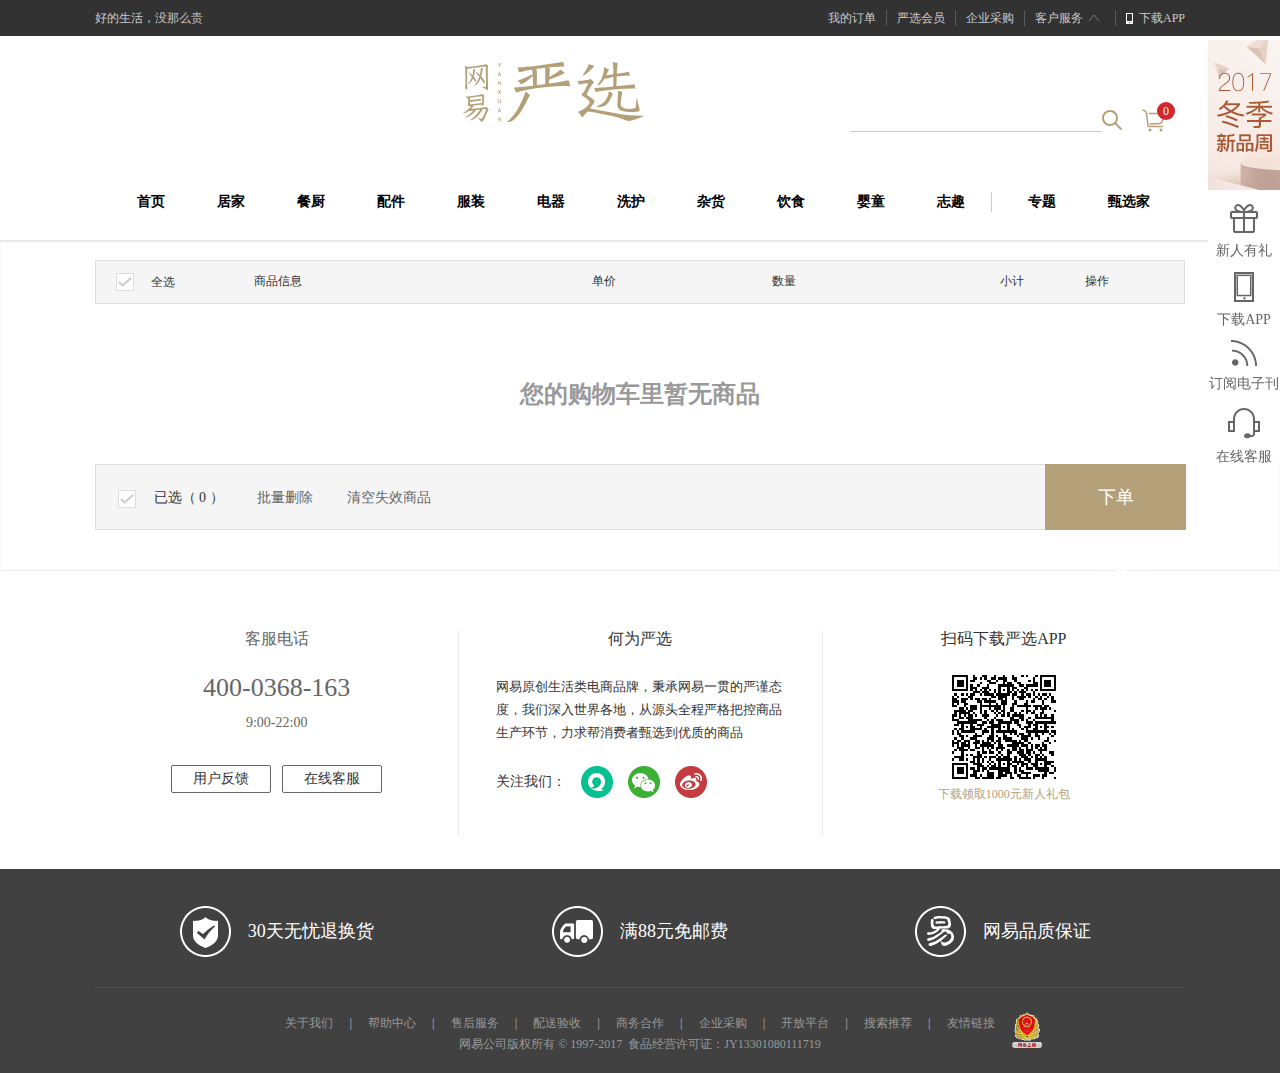
<file: yanxuan/yanxuan/html/cart.html>
<!DOCTYPE html>
<html lang="en">
	<head>
		<meta charset="UTF-8">
		<title>购物车</title>
		<link rel="stylesheet" type="text/css" href="../css/public.css">
		<link rel="stylesheet" type="text/css" href="../css/public2.css">
		<link rel="stylesheet" type="text/css" href="../css/cart.css">
		<link rel="stylesheet" type="text/css" href="../css/loginModule.css">
	</head>
	<body>
		<header class="g-hd">
				<!--siteNav-->
				<div class="m-siteNav">
					<div class="g-row">
						<a class="declare" href="http://you.163.com/attitude">好的生活，没那么贵</a>
						<div class="right">
							<a class="attitude" href="http://you.163.com/order/myList">我的订单</a>
							<div class="split"></div>
							<a class="attitude" href="http://you.163.com/membership/index">严选会员</a>
							<div class="split"></div>
							<a class="attitude" href="http://b.you.163.com?from=yx">企业采购</a>
							<div class="split"></div>
							<div class="customerServer">
								
								<div class="customerText">客户服务</div>
								<nav class="dorpDownMenu">
									<i class="arrow-top"></i>
									<a class="noBorder" href="http://you.163.com/help">帮助中心</a>
									<a>在线客服</a>
									<a>电话客服</a>
									<a href="http://you.163.com/help#business">商务合作</a>
									<a href="https://open.you.163.com/">开放平台</a>
								</nav>
							</div>
							<div class="split"></div>
							<div class="mobile">
								<a href="http://you.163.com/downloadapp?_stat_from=web_out_pz_baidu_1" target="_blank">下载APP</a>
								<div class="dropContain">
									<i class="arrow-top"></i>
									<img src="../img/index/erweima.png"/>
									<span>下载领1000元新人礼包</span>
								</div>
							</div>
							
						</div>
						<div class="clearFloat"></div>
					</div>	
				</div>
				<!-- tabWrap and tabNav -->
				<div class="tabWrap">
					<div class="tab-row">
						<div class="m-img" href="http://you.163.com/act/pub/SwPfdNcpIR.html">
						<p style="width: 180px; height: 60px;font-style: normal;background: url(../img/bgicon.png) no-repeat;background-position: 0 -146px;display: inline-block; overflow: hidden;vertical-align: top;font-size: 12px;word-spacing: normal;letter-spacing: normal;"/>
					</div>
						<div class="search">	
							<input class="searchInput" type="text" />
							<a href="" class="search-btn"></a>
							<div class="cartBox">
								<a href="http://you.163.com/cart" class="cart">
									<i class="cart-img"></i>
									<span class="cart-num">0</span>
								</a>
								<div class="miniCart">
									<div class="miniCart-wrap">
										<i class="top-triangle first-child"></i>
										<i class="top-triangle "></i>
										<ul class="goodsList">
										</ul>
										<div class="miniCart-bottom">
											
										</div>	
									</div>
								</div>
							</div>
						</div>
						<div class="tab-nav">
							<ul class="m-tabNav">
								<li class="nav-item first">
									<a class="nav-sort" href="">首页</a>
								</li>
								
								<li class="nav-item">
									<a class="nav-sort" href="http://you.163.com/item/list?categoryId=1005000">居家</a>
									<div class="cartList-frame">
										<ul class="cart-list">
											<li class="item">
												<a class="subCate" href="http://you.163.com/item/list?categoryId=1005000&subCategoryId=1008008">
													<img class="icon" src="../img/index/927bc33f7ae2895dd6c11cf91f5e3228.png" />
													<p class="text">被枕</p>
												</a>
											</li>
											<li class="item">
												<a class="subCate" href="http://you.163.com/item/list?categoryId=1005000&subCategoryId=1008009">
													<img class="icon" src="../img/index/243e5bf327a87217ad1f54592f0176ec.png" />
													<p class="text">床品件套</p>
												</a>
											</li>
											<li class="item">
												<a class="subCate" href="http://you.163.com/item/list?categoryId=1005000&subCategoryId=1008002">
													<img class="icon" src="../img/index/8bbcd7de60a678846664af998f57e71c.png" />
													<p class="text">布艺软装</p>
												</a>
											</li>
											<li class="item">
												<a class="subCate" href="http://you.163.com/item/list?categoryId=1005000&subCategoryId=1008017">
													<img class="icon" src="../img/index/fdc048e1bf4f04d1c20b32eda5d1dc6e.png" />
													<p class="text">收纳</p>
												</a>
											</li>
											<li class="item">
												<a class="subCate" href="http://you.163.com/item/list?categoryId=1005000&subCategoryId=1015000">
													<img class="icon" src="../img/index/4f00675caefd0d4177892ad18bfc2df6.png" />
													<p class="text">家具</p>
												</a>
											</li>
											<li class="item">
												<a class="subCate" href="http://you.163.com/item/list?categoryId=1005000&subCategoryId=1011004">
													<img class="icon" src="../img/index/ab0df9445d985bf6719ac415313a8e88.png" />
													<p class="text">家饰</p>
												</a>
											</li>
											<li class="item last">
												<a class="subCate" href="http://you.163.com/item/list?categoryId=1005000&subCategoryId=1017000">
													<img class="icon" src="../img/index/a0352c57c60ce4f68370ecdab6a30857.png" />
													<p class="text">宠物</p>
												</a>
											</li>
										</ul>
									</div>
								</li>
								
								<li class="nav-item">
									<a class="nav-sort" href="http://you.163.com/item/list?categoryId=1005001&_stat_area=nav_3&_stat_referer=index">餐厨</a>
									<div class="cartList-frame">
										<ul class="cart-list">
											<li class="item">
												<a class="subCate" href="http://you.163.com/item/list?categoryId=1005001&subCategoryId=1007000">
													<img class="icon" src="../img/index/0b244d3575b737c8f0ed7e84c5c4abd2.png" />
													<p class="text">杯壶</p>
												</a>
											</li>
											<li class="item">
												<a class="subCate" href="http://you.163.com/item/list?categoryId=1005001&subCategoryId=1005007">
													<img class="icon" src="../img/index/4aab4598017b5749e3b63309d25e9f6b.png" />
													<p class="text">锅具</p>
												</a>
											</li>
											<li class="item">
												<a class="subCate" href="http://you.163.com/item/list?categoryId=1005001&subCategoryId=1005008">
													<img class="icon" src="../img/index/f109afbb7e7a00c243c1da29991a5aa3.png" />
													<p class="text">餐具</p>
												</a>
											</li>
											<li class="item">
												<a class="subCate" href="http://you.163.com/item/list?categoryId=1005001&subCategoryId=1008012">
													<img class="icon" src="../img/index/22db4ccbf52dc62c723ac83aa587812a.png" />
													<p class="text">功能厨具</p>
												</a>
											</li>
											<li class="item">
												<a class="subCate" href="http://you.163.com/item/list?categoryId=1005001&subCategoryId=1008013">
													<img class="icon" src="../img/index/9ea192cd2719c8348f42ec17842ba763.png" />
													<p class="text">茶具咖啡具</p>
												</a>
											</li>
											<li class="item">
												<a class="subCate" href="http://you.163.com/item/list?categoryId=1005001&subCategoryId=1008011">
													<img class="icon" src="../img/index/dc4d6c35b9f4abb42d2eeaf345710589.png" />
													<p class="text">清洁保险</p>
												</a>
											</li>
											<li class="item last">
												<a class="subCate" href="http://you.163.com/item/list?categoryId=1005001&subCategoryId=1013005">
													<img class="icon" src="../img/index/9d481ea4c2e9e6eda35aa720d407332e.png" />
													<p class="text">刀剪砧板</p>
												</a>
											</li>
										</ul>
									</div>
								</li>			
								
								<li class="nav-item">
									<a class="nav-sort" href="">配件</a>
									<div class="cartList-frame">
										<ul class="cart-list">
											<li class="item">
												<a class="subCate" href="http://you.163.com/item/list?categoryId=1005000&subCategoryId=1008008">
													<img class="icon" src="../img/index/927bc33f7ae2895dd6c11cf91f5e3228.png" />
													<p class="text">被枕</p>
												</a>
											</li>
											<li class="item">
												<a class="subCate" href="http://you.163.com/item/list?categoryId=1005000&subCategoryId=1008009">
													<img class="icon" src="../img/index/243e5bf327a87217ad1f54592f0176ec.png" />
													<p class="text">床品件套</p>
												</a>
											</li>
											<li class="item">
												<a class="subCate" href="http://you.163.com/item/list?categoryId=1005000&subCategoryId=1008002">
													<img class="icon" src="../img/index/8bbcd7de60a678846664af998f57e71c.png" />
													<p class="text">布艺软装</p>
												</a>
											</li>
											<li class="item">
												<a class="subCate" href="http://you.163.com/item/list?categoryId=1005000&subCategoryId=1008017">
													<img class="icon" src="../img/index/fdc048e1bf4f04d1c20b32eda5d1dc6e.png" />
													<p class="text">收纳</p>
												</a>
											</li>
											<li class="item">
												<a class="subCate" href="http://you.163.com/item/list?categoryId=1005000&subCategoryId=1015000">
													<img class="icon" src="../img/index/4f00675caefd0d4177892ad18bfc2df6.png" />
													<p class="text">家具</p>
												</a>
											</li>
											<li class="item">
												<a class="subCate" href="http://you.163.com/item/list?categoryId=1005000&subCategoryId=1011004">
													<img class="icon" src="../img/index/ab0df9445d985bf6719ac415313a8e88.png" />
													<p class="text">家饰</p>
												</a>
											</li>
											<li class="item last">
												<a class="subCate" href="http://you.163.com/item/list?categoryId=1005000&subCategoryId=1017000">
													<img class="icon" src="../img/index/a0352c57c60ce4f68370ecdab6a30857.png" />
													<p class="text">宠物</p>
												</a>
											</li>
										</ul>
									</div>
								</li>
								
								<li class="nav-item">
									<a class="nav-sort" href="">服装</a>
									<div class="cartList-frame">
										<ul class="cart-list">
											<li class="item">
												<a class="subCate" href="http://you.163.com/item/list?categoryId=1005001&subCategoryId=1007000">
													<img class="icon" src="../img/index/0b244d3575b737c8f0ed7e84c5c4abd2.png" />
													<p class="text">杯壶</p>
												</a>
											</li>
											<li class="item">
												<a class="subCate" href="http://you.163.com/item/list?categoryId=1005001&subCategoryId=1005007">
													<img class="icon" src="../img/index/4aab4598017b5749e3b63309d25e9f6b.png" />
													<p class="text">锅具</p>
												</a>
											</li>
											<li class="item">
												<a class="subCate" href="http://you.163.com/item/list?categoryId=1005001&subCategoryId=1005008">
													<img class="icon" src="../img/index/f109afbb7e7a00c243c1da29991a5aa3.png" />
													<p class="text">餐具</p>
												</a>
											</li>
											<li class="item">
												<a class="subCate" href="http://you.163.com/item/list?categoryId=1005001&subCategoryId=1008012">
													<img class="icon" src="../img/index/22db4ccbf52dc62c723ac83aa587812a.png" />
													<p class="text">功能厨具</p>
												</a>
											</li>
											<li class="item">
												<a class="subCate" href="http://you.163.com/item/list?categoryId=1005001&subCategoryId=1008013">
													<img class="icon" src="../img/index/9ea192cd2719c8348f42ec17842ba763.png" />
													<p class="text">茶具咖啡具</p>
												</a>
											</li>
											<li class="item">
												<a class="subCate" href="http://you.163.com/item/list?categoryId=1005001&subCategoryId=1008011">
													<img class="icon" src="../img/index/dc4d6c35b9f4abb42d2eeaf345710589.png" />
													<p class="text">清洁保险</p>
												</a>
											</li>
											<li class="item last">
												<a class="subCate" href="http://you.163.com/item/list?categoryId=1005001&subCategoryId=1013005">
													<img class="icon" src="../img/index/9d481ea4c2e9e6eda35aa720d407332e.png" />
													<p class="text">刀剪砧板</p>
												</a>
											</li>
										</ul>
									</div>
								</li>
								
								<li class="nav-item">
									<a class="nav-sort" href="">电器</a>
									<div class="cartList-frame">
										<ul class="cart-list">
											<li class="item">
												<a class="subCate" href="http://you.163.com/item/list?categoryId=1005000&subCategoryId=1008008">
													<img class="icon" src="../img/index/927bc33f7ae2895dd6c11cf91f5e3228.png" />
													<p class="text">被枕</p>
												</a>
											</li>
											<li class="item">
												<a class="subCate" href="http://you.163.com/item/list?categoryId=1005000&subCategoryId=1008009">
													<img class="icon" src="../img/index/243e5bf327a87217ad1f54592f0176ec.png" />
													<p class="text">床品件套</p>
												</a>
											</li>
											<li class="item">
												<a class="subCate" href="http://you.163.com/item/list?categoryId=1005000&subCategoryId=1008002">
													<img class="icon" src="../img/index/8bbcd7de60a678846664af998f57e71c.png" />
													<p class="text">布艺软装</p>
												</a>
											</li>
											<li class="item">
												<a class="subCate" href="http://you.163.com/item/list?categoryId=1005000&subCategoryId=1008017">
													<img class="icon" src="../img/index/fdc048e1bf4f04d1c20b32eda5d1dc6e.png" />
													<p class="text">收纳</p>
												</a>
											</li>
											<li class="item">
												<a class="subCate" href="http://you.163.com/item/list?categoryId=1005000&subCategoryId=1015000">
													<img class="icon" src="../img/index/4f00675caefd0d4177892ad18bfc2df6.png" />
													<p class="text">家具</p>
												</a>
											</li>
											<li class="item">
												<a class="subCate" href="http://you.163.com/item/list?categoryId=1005000&subCategoryId=1011004">
													<img class="icon" src="../img/index/ab0df9445d985bf6719ac415313a8e88.png" />
													<p class="text">家饰</p>
												</a>
											</li>
											<li class="item last">
												<a class="subCate" href="http://you.163.com/item/list?categoryId=1005000&subCategoryId=1017000">
													<img class="icon" src="../img/index/a0352c57c60ce4f68370ecdab6a30857.png" />
													<p class="text">宠物</p>
												</a>
											</li>
										</ul>
									</div>	
								</li>
										
								<li class="nav-item">
									<a class="nav-sort" href="">洗护</a>
									<div class="cartList-frame">
										<ul class="cart-list">
											<li class="item">
												<a class="subCate" href="http://you.163.com/item/list?categoryId=1005001&subCategoryId=1007000">
													<img class="icon" src="../img/index/0b244d3575b737c8f0ed7e84c5c4abd2.png" />
													<p class="text">杯壶</p>
												</a>
											</li>
											<li class="item">
												<a class="subCate" href="http://you.163.com/item/list?categoryId=1005001&subCategoryId=1005007">
													<img class="icon" src="../img/index/4aab4598017b5749e3b63309d25e9f6b.png" />
													<p class="text">锅具</p>
												</a>
											</li>
											<li class="item">
												<a class="subCate" href="http://you.163.com/item/list?categoryId=1005001&subCategoryId=1005008">
													<img class="icon" src="../img/index/f109afbb7e7a00c243c1da29991a5aa3.png" />
													<p class="text">餐具</p>
												</a>
											</li>
											<li class="item">
												<a class="subCate" href="http://you.163.com/item/list?categoryId=1005001&subCategoryId=1008012">
													<img class="icon" src="../img/index/22db4ccbf52dc62c723ac83aa587812a.png" />
													<p class="text">功能厨具</p>
												</a>
											</li>
											<li class="item">
												<a class="subCate" href="http://you.163.com/item/list?categoryId=1005001&subCategoryId=1008013">
													<img class="icon" src="../img/index/9ea192cd2719c8348f42ec17842ba763.png" />
													<p class="text">茶具咖啡具</p>
												</a>
											</li>
											<li class="item">
												<a class="subCate" href="http://you.163.com/item/list?categoryId=1005001&subCategoryId=1008011">
													<img class="icon" src="../img/index/dc4d6c35b9f4abb42d2eeaf345710589.png" />
													<p class="text">清洁保险</p>
												</a>
											</li>
											<li class="item last">
												<a class="subCate" href="http://you.163.com/item/list?categoryId=1005001&subCategoryId=1013005">
													<img class="icon" src="../img/index/9d481ea4c2e9e6eda35aa720d407332e.png" />
													<p class="text">刀剪砧板</p>
												</a>
											</li>
										</ul>
									</div>
								</li>
										
								<li class="nav-item">
									<a class="nav-sort" href="">杂货</a>
									<div class="cartList-frame">
										<ul class="cart-list">
											<li class="item">
												<a class="subCate" href="http://you.163.com/item/list?categoryId=1005000&subCategoryId=1008008">
													<img class="icon" src="../img/index/927bc33f7ae2895dd6c11cf91f5e3228.png" />
													<p class="text">被枕</p>
												</a>
											</li>
											<li class="item">
												<a class="subCate" href="http://you.163.com/item/list?categoryId=1005000&subCategoryId=1008009">
													<img class="icon" src="../img/index/243e5bf327a87217ad1f54592f0176ec.png" />
													<p class="text">床品件套</p>
												</a>
											</li>
											<li class="item">
												<a class="subCate" href="http://you.163.com/item/list?categoryId=1005000&subCategoryId=1008002">
													<img class="icon" src="../img/index/8bbcd7de60a678846664af998f57e71c.png" />
													<p class="text">布艺软装</p>
												</a>
											</li>
											<li class="item">
												<a class="subCate" href="http://you.163.com/item/list?categoryId=1005000&subCategoryId=1008017">
													<img class="icon" src="../img/index/fdc048e1bf4f04d1c20b32eda5d1dc6e.png" />
													<p class="text">收纳</p>
												</a>
											</li>
											<li class="item">
												<a class="subCate" href="http://you.163.com/item/list?categoryId=1005000&subCategoryId=1015000">
													<img class="icon" src="../img/index/4f00675caefd0d4177892ad18bfc2df6.png" />
													<p class="text">家具</p>
												</a>
											</li>
											<li class="item">
												<a class="subCate" href="http://you.163.com/item/list?categoryId=1005000&subCategoryId=1011004">
													<img class="icon" src="../img/index/ab0df9445d985bf6719ac415313a8e88.png" />
													<p class="text">家饰</p>
												</a>
											</li>
											<li class="item last">
												<a class="subCate" href="http://you.163.com/item/list?categoryId=1005000&subCategoryId=1017000">
													<img class="icon" src="../img/index/a0352c57c60ce4f68370ecdab6a30857.png" />
													<p class="text">宠物</p>
												</a>
											</li>
										</ul>
									</div>
								</li>
											
								<li class="nav-item">
									<a class="nav-sort" href="">饮食</a>
									<div class="cartList-frame">
										<ul class="cart-list">
											<li class="item">
												<a class="subCate" href="http://you.163.com/item/list?categoryId=1005001&subCategoryId=1007000">
													<img class="icon" src="../img/index/0b244d3575b737c8f0ed7e84c5c4abd2.png" />
													<p class="text">杯壶</p>
												</a>
											</li>
											<li class="item">
												<a class="subCate" href="http://you.163.com/item/list?categoryId=1005001&subCategoryId=1005007">
													<img class="icon" src="../img/index/4aab4598017b5749e3b63309d25e9f6b.png" />
													<p class="text">锅具</p>
												</a>
											</li>
											<li class="item">
												<a class="subCate" href="http://you.163.com/item/list?categoryId=1005001&subCategoryId=1005008">
													<img class="icon" src="../img/index/f109afbb7e7a00c243c1da29991a5aa3.png" />
													<p class="text">餐具</p>
												</a>
											</li>
											<li class="item">
												<a class="subCate" href="http://you.163.com/item/list?categoryId=1005001&subCategoryId=1008012">
													<img class="icon" src="../img/index/22db4ccbf52dc62c723ac83aa587812a.png" />
													<p class="text">功能厨具</p>
												</a>
											</li>
											<li class="item">
												<a class="subCate" href="http://you.163.com/item/list?categoryId=1005001&subCategoryId=1008013">
													<img class="icon" src="../img/index/9ea192cd2719c8348f42ec17842ba763.png" />
													<p class="text">茶具咖啡具</p>
												</a>
											</li>
											<li class="item">
												<a class="subCate" href="http://you.163.com/item/list?categoryId=1005001&subCategoryId=1008011">
													<img class="icon" src="../img/index/dc4d6c35b9f4abb42d2eeaf345710589.png" />
													<p class="text">清洁保险</p>
												</a>
											</li>
											<li class="item last">
												<a class="subCate" href="http://you.163.com/item/list?categoryId=1005001&subCategoryId=1013005">
													<img class="icon" src="../img/index/9d481ea4c2e9e6eda35aa720d407332e.png" />
													<p class="text">刀剪砧板</p>
												</a>
											</li>
										</ul>
									</div>
								</li>			
								
								<li class="nav-item">
									<a class="nav-sort" href="">婴童</a>
									<div class="cartList-frame">
										<ul class="cart-list">
											<li class="item">
												<a class="subCate" href="http://you.163.com/item/list?categoryId=1005000&subCategoryId=1008008">
													<img class="icon" src="../img/index/927bc33f7ae2895dd6c11cf91f5e3228.png" />
													<p class="text">被枕</p>
												</a>
											</li>
											<li class="item">
												<a class="subCate" href="http://you.163.com/item/list?categoryId=1005000&subCategoryId=1008009">
													<img class="icon" src="../img/index/243e5bf327a87217ad1f54592f0176ec.png" />
													<p class="text">床品件套</p>
												</a>
											</li>
											<li class="item">
												<a class="subCate" href="http://you.163.com/item/list?categoryId=1005000&subCategoryId=1008002">
													<img class="icon" src="../img/index/8bbcd7de60a678846664af998f57e71c.png" />
													<p class="text">布艺软装</p>
												</a>
											</li>
											<li class="item">
												<a class="subCate" href="http://you.163.com/item/list?categoryId=1005000&subCategoryId=1008017">
													<img class="icon" src="../img/index/fdc048e1bf4f04d1c20b32eda5d1dc6e.png" />
													<p class="text">收纳</p>
												</a>
											</li>
											<li class="item">
												<a class="subCate" href="http://you.163.com/item/list?categoryId=1005000&subCategoryId=1015000">
													<img class="icon" src="../img/index/4f00675caefd0d4177892ad18bfc2df6.png" />
													<p class="text">家具</p>
												</a>
											</li>
											<li class="item">
												<a class="subCate" href="http://you.163.com/item/list?categoryId=1005000&subCategoryId=1011004">
													<img class="icon" src="../img/index/ab0df9445d985bf6719ac415313a8e88.png" />
													<p class="text">家饰</p>
												</a>
											</li>
											<li class="item last">
												<a class="subCate" href="http://you.163.com/item/list?categoryId=1005000&subCategoryId=1017000">
													<img class="icon" src="../img/index/a0352c57c60ce4f68370ecdab6a30857.png" />
													<p class="text">宠物</p>
												</a>
											</li>
										</ul>
									</div>
								</li>				
								
								<li class="nav-item">
									<a class="nav-sort" href="">志趣</a>
									<div class="cartList-frame">
										<ul class="cart-list">
											<li class="item">
												<a class="subCate" href="http://you.163.com/item/list?categoryId=1005001&subCategoryId=1007000">
													<img class="icon" src="../img/index/0b244d3575b737c8f0ed7e84c5c4abd2.png" />
													<p class="text">杯壶</p>
												</a>
											</li>
											<li class="item">
												<a class="subCate" href="http://you.163.com/item/list?categoryId=1005001&subCategoryId=1005007">
													<img class="icon" src="../img/index/4aab4598017b5749e3b63309d25e9f6b.png" />
													<p class="text">锅具</p>
												</a>
											</li>
											<li class="item">
												<a class="subCate" href="http://you.163.com/item/list?categoryId=1005001&subCategoryId=1005008">
													<img class="icon" src="../img/index/f109afbb7e7a00c243c1da29991a5aa3.png" />
													<p class="text">餐具</p>
												</a>
											</li>
											<li class="item">
												<a class="subCate" href="http://you.163.com/item/list?categoryId=1005001&subCategoryId=1008012">
													<img class="icon" src="../img/index/22db4ccbf52dc62c723ac83aa587812a.png" />
													<p class="text">功能厨具</p>
												</a>
											</li>
											<li class="item">
												<a class="subCate" href="http://you.163.com/item/list?categoryId=1005001&subCategoryId=1008013">
													<img class="icon" src="../img/index/9ea192cd2719c8348f42ec17842ba763.png" />
													<p class="text">茶具咖啡具</p>
												</a>
											</li>
											<li class="item">
												<a class="subCate" href="http://you.163.com/item/list?categoryId=1005001&subCategoryId=1008011">
													<img class="icon" src="../img/index/dc4d6c35b9f4abb42d2eeaf345710589.png" />
													<p class="text">清洁保险</p>
												</a>
											</li>
											<li class="item last">
												<a class="subCate" href="http://you.163.com/item/list?categoryId=1005001&subCategoryId=1013005">
													<img class="icon" src="../img/index/9d481ea4c2e9e6eda35aa720d407332e.png" />
													<p class="text">刀剪砧板</p>
												</a>
											</li>
										</ul>
									</div>
								</li>
													
								<li class="split"></li>
								
								<li class="nav-item">
									<a class="nav-sort" href="">专题</a>
									<div class="cartList-frame">
										<ul class="cart-list">
											<li class="item">
												<a class="subCate" href="http://you.163.com/item/list?categoryId=1005000&subCategoryId=1008008">
													<img class="icon" src="../img/index/927bc33f7ae2895dd6c11cf91f5e3228.png" />
													<p class="text">被枕</p>
												</a>
											</li>
											<li class="item">
												<a class="subCate" href="http://you.163.com/item/list?categoryId=1005000&subCategoryId=1008009">
													<img class="icon" src="../img/index/243e5bf327a87217ad1f54592f0176ec.png" />
													<p class="text">床品件套</p>
												</a>
											</li>
											<li class="item">
												<a class="subCate" href="http://you.163.com/item/list?categoryId=1005000&subCategoryId=1008002">
													<img class="icon" src="../img/index/8bbcd7de60a678846664af998f57e71c.png" />
													<p class="text">布艺软装</p>
												</a>
											</li>
											<li class="item">
												<a class="subCate" href="http://you.163.com/item/list?categoryId=1005000&subCategoryId=1008017">
													<img class="icon" src="../img/index/fdc048e1bf4f04d1c20b32eda5d1dc6e.png" />
													<p class="text">收纳</p>
												</a>
											</li>
											<li class="item">
												<a class="subCate" href="http://you.163.com/item/list?categoryId=1005000&subCategoryId=1015000">
													<img class="icon" src="../img/index/4f00675caefd0d4177892ad18bfc2df6.png" />
													<p class="text">家具</p>
												</a>
											</li>
											<li class="item">
												<a class="subCate" href="http://you.163.com/item/list?categoryId=1005000&subCategoryId=1011004">
													<img class="icon" src="../img/index/ab0df9445d985bf6719ac415313a8e88.png" />
													<p class="text">家饰</p>
												</a>
											</li>
											<li class="item last">
												<a class="subCate" href="http://you.163.com/item/list?categoryId=1005000&subCategoryId=1017000">
													<img class="icon" src="../img/index/a0352c57c60ce4f68370ecdab6a30857.png" />
													<p class="text">宠物</p>
												</a>
											</li>
										</ul>
									</div>
								</li>
									
								<li class="nav-item">
									<a class="nav-sort" href="">甄选家</a>
									<div class="cartList-frame">
										<ul class="cart-list">
											<li class="item">
												<a class="subCate" href="http://you.163.com/item/list?categoryId=1005001&subCategoryId=1007000">
													<img class="icon" src="../img/index/0b244d3575b737c8f0ed7e84c5c4abd2.png" />
													<p class="text">杯壶</p>
												</a>
											</li>
											<li class="item">
												<a class="subCate" href="http://you.163.com/item/list?categoryId=1005001&subCategoryId=1005007">
													<img class="icon" src="../img/index/4aab4598017b5749e3b63309d25e9f6b.png" />
													<p class="text">锅具</p>
												</a>
											</li>
											<li class="item">
												<a class="subCate" href="http://you.163.com/item/list?categoryId=1005001&subCategoryId=1005008">
													<img class="icon" src="../img/index/f109afbb7e7a00c243c1da29991a5aa3.png" />
													<p class="text">餐具</p>
												</a>
											</li>
											<li class="item">
												<a class="subCate" href="http://you.163.com/item/list?categoryId=1005001&subCategoryId=1008012">
													<img class="icon" src="../img/index/22db4ccbf52dc62c723ac83aa587812a.png" />
													<p class="text">功能厨具</p>
												</a>
											</li>
											<li class="item">
												<a class="subCate" href="http://you.163.com/item/list?categoryId=1005001&subCategoryId=1008013">
													<img class="icon" src="../img/index/9ea192cd2719c8348f42ec17842ba763.png" />
													<p class="text">茶具咖啡具</p>
												</a>
											</li>
											<li class="item">
												<a class="subCate" href="http://you.163.com/item/list?categoryId=1005001&subCategoryId=1008011">
													<img class="icon" src="../img/index/dc4d6c35b9f4abb42d2eeaf345710589.png" />
													<p class="text">清洁保险</p>
												</a>
											</li>
											<li class="item last">
												<a class="subCate" href="http://you.163.com/item/list?categoryId=1005001&subCategoryId=1013005">
													<img class="icon" src="../img/index/9d481ea4c2e9e6eda35aa720d407332e.png" />
													<p class="text">刀剪砧板</p>
												</a>
											</li>
										</ul>
									</div>
								</li>
							</ul>
						</div>
					</div>
				</div>
				<div class="float-frame">
					<div class="floatHd">
						<div class="left">
							<a class="tab-logo" title="网易严选" href="http://you.163.com/">
						</div>
						<div class="center">
							<ul class="m-tabNav">
								<li class="nav-item first">
									<a class="active" href="">首页</a>
								</li>		
								<li class="nav-item">
									<a class="nav-sort" href="http://you.163.com/item/list?categoryId=1005000">居家</a>
									<div class="cartList-frame">
										<ul class="cart-list">
											<li class="item">
												<a class="subCate" href="http://you.163.com/item/list?categoryId=1005000&subCategoryId=1008008">
													<img class="icon" src="../img/index/927bc33f7ae2895dd6c11cf91f5e3228.png" />
													<p class="text">被枕</p>
												</a>
											</li>
											<li class="item">
												<a class="subCate" href="http://you.163.com/item/list?categoryId=1005000&subCategoryId=1008009">
													<img class="icon" src="../img/index/243e5bf327a87217ad1f54592f0176ec.png" />
													<p class="text">床品件套</p>
												</a>
											</li>
											<li class="item">
												<a class="subCate" href="http://you.163.com/item/list?categoryId=1005000&subCategoryId=1008002">
													<img class="icon" src="../img/index/8bbcd7de60a678846664af998f57e71c.png" />
													<p class="text">布艺软装</p>
												</a>
											</li>
											<li class="item">
												<a class="subCate" href="http://you.163.com/item/list?categoryId=1005000&subCategoryId=1008017">
													<img class="icon" src="../img/index/fdc048e1bf4f04d1c20b32eda5d1dc6e.png" />
													<p class="text">收纳</p>
												</a>
											</li>
											<li class="item">
												<a class="subCate" href="http://you.163.com/item/list?categoryId=1005000&subCategoryId=1015000">
													<img class="icon" src="../img/index/4f00675caefd0d4177892ad18bfc2df6.png" />
													<p class="text">家具</p>
												</a>
											</li>
											<li class="item">
												<a class="subCate" href="http://you.163.com/item/list?categoryId=1005000&subCategoryId=1011004">
													<img class="icon" src="../img/index/ab0df9445d985bf6719ac415313a8e88.png" />
													<p class="text">家饰</p>
												</a>
											</li>
											<li class="item last">
												<a class="subCate" href="http://you.163.com/item/list?categoryId=1005000&subCategoryId=1017000">
													<img class="icon" src="../img/index/a0352c57c60ce4f68370ecdab6a30857.png" />
													<p class="text">宠物</p>
												</a>
											</li>
										</ul>
									</div>
								</li>
								
								<li class="nav-item">
									<a class="nav-sort" href="http://you.163.com/item/list?categoryId=1005001&_stat_area=nav_3&_stat_referer=index">餐厨</a>
									<div class="cartList-frame">
										<ul class="cart-list">
											<li class="item">
												<a class="subCate" href="http://you.163.com/item/list?categoryId=1005001&subCategoryId=1007000">
													<img class="icon" src="../img/index/0b244d3575b737c8f0ed7e84c5c4abd2.png" />
													<p class="text">杯壶</p>
												</a>
											</li>
											<li class="item">
												<a class="subCate" href="http://you.163.com/item/list?categoryId=1005001&subCategoryId=1005007">
													<img class="icon" src="../img/index/4aab4598017b5749e3b63309d25e9f6b.png" />
													<p class="text">锅具</p>
												</a>
											</li>
											<li class="item">
												<a class="subCate" href="http://you.163.com/item/list?categoryId=1005001&subCategoryId=1005008">
													<img class="icon" src="../img/index/f109afbb7e7a00c243c1da29991a5aa3.png" />
													<p class="text">餐具</p>
												</a>
											</li>
											<li class="item">
												<a class="subCate" href="http://you.163.com/item/list?categoryId=1005001&subCategoryId=1008012">
													<img class="icon" src="../img/index/22db4ccbf52dc62c723ac83aa587812a.png" />
													<p class="text">功能厨具</p>
												</a>
											</li>
											<li class="item">
												<a class="subCate" href="http://you.163.com/item/list?categoryId=1005001&subCategoryId=1008013">
													<img class="icon" src="../img/index/9ea192cd2719c8348f42ec17842ba763.png" />
													<p class="text">茶具咖啡具</p>
												</a>
											</li>
											<li class="item">
												<a class="subCate" href="http://you.163.com/item/list?categoryId=1005001&subCategoryId=1008011">
													<img class="icon" src="../img/index/dc4d6c35b9f4abb42d2eeaf345710589.png" />
													<p class="text">清洁保险</p>
												</a>
											</li>
											<li class="item last">
												<a class="subCate" href="http://you.163.com/item/list?categoryId=1005001&subCategoryId=1013005">
													<img class="icon" src="../img/index/9d481ea4c2e9e6eda35aa720d407332e.png" />
													<p class="text">刀剪砧板</p>
												</a>
											</li>
										</ul>
									</div>
								</li>			
								
								<li class="nav-item">
									<a class="nav-sort" href="">配件</a>
									<div class="cartList-frame">
										<ul class="cart-list">
											<li class="item">
												<a class="subCate" href="http://you.163.com/item/list?categoryId=1005000&subCategoryId=1008008">
													<img class="icon" src="../img/index/927bc33f7ae2895dd6c11cf91f5e3228.png" />
													<p class="text">被枕</p>
												</a>
											</li>
											<li class="item">
												<a class="subCate" href="http://you.163.com/item/list?categoryId=1005000&subCategoryId=1008009">
													<img class="icon" src="../img/index/243e5bf327a87217ad1f54592f0176ec.png" />
													<p class="text">床品件套</p>
												</a>
											</li>
											<li class="item">
												<a class="subCate" href="http://you.163.com/item/list?categoryId=1005000&subCategoryId=1008002">
													<img class="icon" src="../img/index/8bbcd7de60a678846664af998f57e71c.png" />
													<p class="text">布艺软装</p>
												</a>
											</li>
											<li class="item">
												<a class="subCate" href="http://you.163.com/item/list?categoryId=1005000&subCategoryId=1008017">
													<img class="icon" src="../img/index/fdc048e1bf4f04d1c20b32eda5d1dc6e.png" />
													<p class="text">收纳</p>
												</a>
											</li>
											<li class="item">
												<a class="subCate" href="http://you.163.com/item/list?categoryId=1005000&subCategoryId=1015000">
													<img class="icon" src="../img/index/4f00675caefd0d4177892ad18bfc2df6.png" />
													<p class="text">家具</p>
												</a>
											</li>
											<li class="item">
												<a class="subCate" href="http://you.163.com/item/list?categoryId=1005000&subCategoryId=1011004">
													<img class="icon" src="../img/index/ab0df9445d985bf6719ac415313a8e88.png" />
													<p class="text">家饰</p>
												</a>
											</li>
											<li class="item last">
												<a class="subCate" href="http://you.163.com/item/list?categoryId=1005000&subCategoryId=1017000">
													<img class="icon" src="../img/index/a0352c57c60ce4f68370ecdab6a30857.png" />
													<p class="text">宠物</p>
												</a>
											</li>
										</ul>
									</div>
								</li>
								
								<li class="nav-item">
									<a class="nav-sort" href="">服装</a>
									<div class="cartList-frame">
										<ul class="cart-list">
											<li class="item">
												<a class="subCate" href="http://you.163.com/item/list?categoryId=1005001&subCategoryId=1007000">
													<img class="icon" src="../img/index/0b244d3575b737c8f0ed7e84c5c4abd2.png" />
													<p class="text">杯壶</p>
												</a>
											</li>
											<li class="item">
												<a class="subCate" href="http://you.163.com/item/list?categoryId=1005001&subCategoryId=1005007">
													<img class="icon" src="../img/index/4aab4598017b5749e3b63309d25e9f6b.png" />
													<p class="text">锅具</p>
												</a>
											</li>
											<li class="item">
												<a class="subCate" href="http://you.163.com/item/list?categoryId=1005001&subCategoryId=1005008">
													<img class="icon" src="../img/index/f109afbb7e7a00c243c1da29991a5aa3.png" />
													<p class="text">餐具</p>
												</a>
											</li>
											<li class="item">
												<a class="subCate" href="http://you.163.com/item/list?categoryId=1005001&subCategoryId=1008012">
													<img class="icon" src="../img/index/22db4ccbf52dc62c723ac83aa587812a.png" />
													<p class="text">功能厨具</p>
												</a>
											</li>
											<li class="item">
												<a class="subCate" href="http://you.163.com/item/list?categoryId=1005001&subCategoryId=1008013">
													<img class="icon" src="../img/index/9ea192cd2719c8348f42ec17842ba763.png" />
													<p class="text">茶具咖啡具</p>
												</a>
											</li>
											<li class="item">
												<a class="subCate" href="http://you.163.com/item/list?categoryId=1005001&subCategoryId=1008011">
													<img class="icon" src="../img/index/dc4d6c35b9f4abb42d2eeaf345710589.png" />
													<p class="text">清洁保险</p>
												</a>
											</li>
											<li class="item last">
												<a class="subCate" href="http://you.163.com/item/list?categoryId=1005001&subCategoryId=1013005">
													<img class="icon" src="../img/index/9d481ea4c2e9e6eda35aa720d407332e.png" />
													<p class="text">刀剪砧板</p>
												</a>
											</li>
										</ul>
									</div>
								</li>
								
								<li class="nav-item">
									<a class="nav-sort" href="">电器</a>
									<div class="cartList-frame">
										<ul class="cart-list">
											<li class="item">
												<a class="subCate" href="http://you.163.com/item/list?categoryId=1005000&subCategoryId=1008008">
													<img class="icon" src="../img/index/927bc33f7ae2895dd6c11cf91f5e3228.png" />
													<p class="text">被枕</p>
												</a>
											</li>
											<li class="item">
												<a class="subCate" href="http://you.163.com/item/list?categoryId=1005000&subCategoryId=1008009">
													<img class="icon" src="../img/index/243e5bf327a87217ad1f54592f0176ec.png" />
													<p class="text">床品件套</p>
												</a>
											</li>
											<li class="item">
												<a class="subCate" href="http://you.163.com/item/list?categoryId=1005000&subCategoryId=1008002">
													<img class="icon" src="../img/index/8bbcd7de60a678846664af998f57e71c.png" />
													<p class="text">布艺软装</p>
												</a>
											</li>
											<li class="item">
												<a class="subCate" href="http://you.163.com/item/list?categoryId=1005000&subCategoryId=1008017">
													<img class="icon" src="../img/index/fdc048e1bf4f04d1c20b32eda5d1dc6e.png" />
													<p class="text">收纳</p>
												</a>
											</li>
											<li class="item">
												<a class="subCate" href="http://you.163.com/item/list?categoryId=1005000&subCategoryId=1015000">
													<img class="icon" src="../img/index/4f00675caefd0d4177892ad18bfc2df6.png" />
													<p class="text">家具</p>
												</a>
											</li>
											<li class="item">
												<a class="subCate" href="http://you.163.com/item/list?categoryId=1005000&subCategoryId=1011004">
													<img class="icon" src="../img/index/ab0df9445d985bf6719ac415313a8e88.png" />
													<p class="text">家饰</p>
												</a>
											</li>
											<li class="item last">
												<a class="subCate" href="http://you.163.com/item/list?categoryId=1005000&subCategoryId=1017000">
													<img class="icon" src="../img/index/a0352c57c60ce4f68370ecdab6a30857.png" />
													<p class="text">宠物</p>
												</a>
											</li>
										</ul>
									</div>	
								</li>
										
								<li class="nav-item">
									<a class="nav-sort" href="">洗护</a>
									<div class="cartList-frame">
										<ul class="cart-list">
											<li class="item">
												<a class="subCate" href="http://you.163.com/item/list?categoryId=1005001&subCategoryId=1007000">
													<img class="icon" src="../img/index/0b244d3575b737c8f0ed7e84c5c4abd2.png" />
													<p class="text">杯壶</p>
												</a>
											</li>
											<li class="item">
												<a class="subCate" href="http://you.163.com/item/list?categoryId=1005001&subCategoryId=1005007">
													<img class="icon" src="../img/index/4aab4598017b5749e3b63309d25e9f6b.png" />
													<p class="text">锅具</p>
												</a>
											</li>
											<li class="item">
												<a class="subCate" href="http://you.163.com/item/list?categoryId=1005001&subCategoryId=1005008">
													<img class="icon" src="../img/index/f109afbb7e7a00c243c1da29991a5aa3.png" />
													<p class="text">餐具</p>
												</a>
											</li>
											<li class="item">
												<a class="subCate" href="http://you.163.com/item/list?categoryId=1005001&subCategoryId=1008012">
													<img class="icon" src="../img/index/22db4ccbf52dc62c723ac83aa587812a.png" />
													<p class="text">功能厨具</p>
												</a>
											</li>
											<li class="item">
												<a class="subCate" href="http://you.163.com/item/list?categoryId=1005001&subCategoryId=1008013">
													<img class="icon" src="../img/index/9ea192cd2719c8348f42ec17842ba763.png" />
													<p class="text">茶具咖啡具</p>
												</a>
											</li>
											<li class="item">
												<a class="subCate" href="http://you.163.com/item/list?categoryId=1005001&subCategoryId=1008011">
													<img class="icon" src="../img/index/dc4d6c35b9f4abb42d2eeaf345710589.png" />
													<p class="text">清洁保险</p>
												</a>
											</li>
											<li class="item last">
												<a class="subCate" href="http://you.163.com/item/list?categoryId=1005001&subCategoryId=1013005">
													<img class="icon" src="../img/index/9d481ea4c2e9e6eda35aa720d407332e.png" />
													<p class="text">刀剪砧板</p>
												</a>
											</li>
										</ul>
									</div>
								</li>
										
								<li class="nav-item">
									<a class="nav-sort" href="">杂货</a>
									<div class="cartList-frame">
										<ul class="cart-list">
											<li class="item">
												<a class="subCate" href="http://you.163.com/item/list?categoryId=1005000&subCategoryId=1008008">
													<img class="icon" src="../img/index/927bc33f7ae2895dd6c11cf91f5e3228.png" />
													<p class="text">被枕</p>
												</a>
											</li>
											<li class="item">
												<a class="subCate" href="http://you.163.com/item/list?categoryId=1005000&subCategoryId=1008009">
													<img class="icon" src="../img/index/243e5bf327a87217ad1f54592f0176ec.png" />
													<p class="text">床品件套</p>
												</a>
											</li>
											<li class="item">
												<a class="subCate" href="http://you.163.com/item/list?categoryId=1005000&subCategoryId=1008002">
													<img class="icon" src="../img/index/8bbcd7de60a678846664af998f57e71c.png" />
													<p class="text">布艺软装</p>
												</a>
											</li>
											<li class="item">
												<a class="subCate" href="http://you.163.com/item/list?categoryId=1005000&subCategoryId=1008017">
													<img class="icon" src="../img/index/fdc048e1bf4f04d1c20b32eda5d1dc6e.png" />
													<p class="text">收纳</p>
												</a>
											</li>
											<li class="item">
												<a class="subCate" href="http://you.163.com/item/list?categoryId=1005000&subCategoryId=1015000">
													<img class="icon" src="../img/index/4f00675caefd0d4177892ad18bfc2df6.png" />
													<p class="text">家具</p>
												</a>
											</li>
											<li class="item">
												<a class="subCate" href="http://you.163.com/item/list?categoryId=1005000&subCategoryId=1011004">
													<img class="icon" src="../img/index/ab0df9445d985bf6719ac415313a8e88.png" />
													<p class="text">家饰</p>
												</a>
											</li>
											<li class="item last">
												<a class="subCate" href="http://you.163.com/item/list?categoryId=1005000&subCategoryId=1017000">
													<img class="icon" src="../img/index/a0352c57c60ce4f68370ecdab6a30857.png" />
													<p class="text">宠物</p>
												</a>
											</li>
										</ul>
									</div>
								</li>
											
								<li class="nav-item">
									<a class="nav-sort" href="">饮食</a>
									<div class="cartList-frame">
										<ul class="cart-list">
											<li class="item">
												<a class="subCate" href="http://you.163.com/item/list?categoryId=1005001&subCategoryId=1007000">
													<img class="icon" src="../img/index/0b244d3575b737c8f0ed7e84c5c4abd2.png" />
													<p class="text">杯壶</p>
												</a>
											</li>
											<li class="item">
												<a class="subCate" href="http://you.163.com/item/list?categoryId=1005001&subCategoryId=1005007">
													<img class="icon" src="../img/index/4aab4598017b5749e3b63309d25e9f6b.png" />
													<p class="text">锅具</p>
												</a>
											</li>
											<li class="item">
												<a class="subCate" href="http://you.163.com/item/list?categoryId=1005001&subCategoryId=1005008">
													<img class="icon" src="../img/index/f109afbb7e7a00c243c1da29991a5aa3.png" />
													<p class="text">餐具</p>
												</a>
											</li>
											<li class="item">
												<a class="subCate" href="http://you.163.com/item/list?categoryId=1005001&subCategoryId=1008012">
													<img class="icon" src="../img/index/22db4ccbf52dc62c723ac83aa587812a.png" />
													<p class="text">功能厨具</p>
												</a>
											</li>
											<li class="item">
												<a class="subCate" href="http://you.163.com/item/list?categoryId=1005001&subCategoryId=1008013">
													<img class="icon" src="../img/index/9ea192cd2719c8348f42ec17842ba763.png" />
													<p class="text">茶具咖啡具</p>
												</a>
											</li>
											<li class="item">
												<a class="subCate" href="http://you.163.com/item/list?categoryId=1005001&subCategoryId=1008011">
													<img class="icon" src="../img/index/dc4d6c35b9f4abb42d2eeaf345710589.png" />
													<p class="text">清洁保险</p>
												</a>
											</li>
											<li class="item last">
												<a class="subCate" href="http://you.163.com/item/list?categoryId=1005001&subCategoryId=1013005">
													<img class="icon" src="../img/index/9d481ea4c2e9e6eda35aa720d407332e.png" />
													<p class="text">刀剪砧板</p>
												</a>
											</li>
										</ul>
									</div>
								</li>			
								
								<li class="nav-item">
									<a class="nav-sort" href="">婴童</a>
									<div class="cartList-frame">
										<ul class="cart-list">
											<li class="item">
												<a class="subCate" href="http://you.163.com/item/list?categoryId=1005000&subCategoryId=1008008">
													<img class="icon" src="../img/index/927bc33f7ae2895dd6c11cf91f5e3228.png" />
													<p class="text">被枕</p>
												</a>
											</li>
											<li class="item">
												<a class="subCate" href="http://you.163.com/item/list?categoryId=1005000&subCategoryId=1008009">
													<img class="icon" src="../img/index/243e5bf327a87217ad1f54592f0176ec.png" />
													<p class="text">床品件套</p>
												</a>
											</li>
											<li class="item">
												<a class="subCate" href="http://you.163.com/item/list?categoryId=1005000&subCategoryId=1008002">
													<img class="icon" src="../img/index/8bbcd7de60a678846664af998f57e71c.png" />
													<p class="text">布艺软装</p>
												</a>
											</li>
											<li class="item">
												<a class="subCate" href="http://you.163.com/item/list?categoryId=1005000&subCategoryId=1008017">
													<img class="icon" src="../img/index/fdc048e1bf4f04d1c20b32eda5d1dc6e.png" />
													<p class="text">收纳</p>
												</a>
											</li>
											<li class="item">
												<a class="subCate" href="http://you.163.com/item/list?categoryId=1005000&subCategoryId=1015000">
													<img class="icon" src="../img/index/4f00675caefd0d4177892ad18bfc2df6.png" />
													<p class="text">家具</p>
												</a>
											</li>
											<li class="item">
												<a class="subCate" href="http://you.163.com/item/list?categoryId=1005000&subCategoryId=1011004">
													<img class="icon" src="../img/index/ab0df9445d985bf6719ac415313a8e88.png" />
													<p class="text">家饰</p>
												</a>
											</li>
											<li class="item last">
												<a class="subCate" href="http://you.163.com/item/list?categoryId=1005000&subCategoryId=1017000">
													<img class="icon" src="../img/index/a0352c57c60ce4f68370ecdab6a30857.png" />
													<p class="text">宠物</p>
												</a>
											</li>
										</ul>
									</div>
								</li>				
								
								<li class="nav-item">
									<a class="nav-sort" href="">志趣</a>
									<div class="cartList-frame">
										<ul class="cart-list">
											<li class="item">
												<a class="subCate" href="http://you.163.com/item/list?categoryId=1005001&subCategoryId=1007000">
													<img class="icon" src="../img/index/0b244d3575b737c8f0ed7e84c5c4abd2.png" />
													<p class="text">杯壶</p>
												</a>
											</li>
											<li class="item">
												<a class="subCate" href="http://you.163.com/item/list?categoryId=1005001&subCategoryId=1005007">
													<img class="icon" src="../img/index/4aab4598017b5749e3b63309d25e9f6b.png" />
													<p class="text">锅具</p>
												</a>
											</li>
											<li class="item">
												<a class="subCate" href="http://you.163.com/item/list?categoryId=1005001&subCategoryId=1005008">
													<img class="icon" src="../img/index/f109afbb7e7a00c243c1da29991a5aa3.png" />
													<p class="text">餐具</p>
												</a>
											</li>
											<li class="item">
												<a class="subCate" href="http://you.163.com/item/list?categoryId=1005001&subCategoryId=1008012">
													<img class="icon" src="../img/index/22db4ccbf52dc62c723ac83aa587812a.png" />
													<p class="text">功能厨具</p>
												</a>
											</li>
											<li class="item">
												<a class="subCate" href="http://you.163.com/item/list?categoryId=1005001&subCategoryId=1008013">
													<img class="icon" src="../img/index/9ea192cd2719c8348f42ec17842ba763.png" />
													<p class="text">茶具咖啡具</p>
												</a>
											</li>
											<li class="item">
												<a class="subCate" href="http://you.163.com/item/list?categoryId=1005001&subCategoryId=1008011">
													<img class="icon" src="../img/index/dc4d6c35b9f4abb42d2eeaf345710589.png" />
													<p class="text">清洁保险</p>
												</a>
											</li>
											<li class="item last">
												<a class="subCate" href="http://you.163.com/item/list?categoryId=1005001&subCategoryId=1013005">
													<img class="icon" src="../img/index/9d481ea4c2e9e6eda35aa720d407332e.png" />
													<p class="text">刀剪砧板</p>
												</a>
											</li>
										</ul>
									</div>
								</li>
							</ul>		
						</div>
						<div class="right">
							<a href="http://you.163.com/u/login?callback=%2F%3Ffrom%3Dweb_out_pz_baidu_1">登录</a>
							<a href="//reg.163.com/reg/reg.jsp?product=yanxuan_web&url=http%3A%2F%2Fyou.163.com%3Ffrom%3Dweb_out_pz_baidu_1" class="second">注册</a>
							<div class="cartBox">
								<a href="http://you.163.com/cart" class="cart">
									<i class="cart-img"></i>
									<span class="cart-num">0</span>
								</a>
								<div class="miniCart">
									<div class="miniCart-wrap">
										<i class="top-triangle first-child"></i>
										<i class="top-triangle "></i>
										<ul class="goodsList">
										</ul>
										<div class="miniCart-bottom">
										</div>	
									</div>
									
								</div>
							</div>
						</div>
					</div>
				</div>
<div class="fixedtool">
		<a href="#" class="fixedGif">
			<img src="../images/fixedgif.gif" alt="" />
		</a>
		<a href="#" class="fixed-newuser">
			<i class="fixed-newuser-icon fixed-icon"></i>
			<p class="fixed-text">新人有礼</p>
		</a>
		<a href="#" class="fixed-Download">
			<i class="fixed-Download-icon fixed-icon"></i>
			<p class="fixed-text">下载APP</p>
			<div class="yx-m-downloadLinkDialog j-yx-fixedtoolDownloadLinkDialog">
				<div class="yx-main">
					<div class="yx-top">
						<p class="yx-f-left">
							<span class="unit">￥</span>
							<span class="num">1000</span>
						</p>
						<p class="yx-f-left">
							<span class="yx-top-fz14">新人</span>
							<span class="yx-top-fz18">现金礼</span>
						</p>
					</div>
					<div class="yx-bottom">
						<div class="yx-img">
							<img src="../images/Download.png" alt="" />
						</div>
						<div class="yx-f-left">
							<p class="yx-top-fz18">立即扫码</p>
							<p class="yx-top-fz14">下载APP领取</p>
						</div>
					</div>
					<div class="yx-cp-icon-yxfixedtool icon-yxfixedtool-rightArrow"></div>
				</div>
			</div>
		</a>
		<a href="#" class="fixed-Subscribe">
			<i class="fixed-Subscribe-icon fixed-icon"></i>
			<p class="fixed-text">订阅电子刊</p>
		</a>
		<a href="#" class="fixed-servise">
			<i class="fixed-servise-icon fixed-icon"></i>
			<p class="fixed-text">在线客服</p>
		</a>
		<a href="#" class="fixed-toTop">
			<i class="fixed-toTop-icon fixed-icon"></i>
			<p class="fixed-text">回顶部</p>
		</a>
	</div>
	
		</header>
		<div class="main">
			<div class="cart-page">
				<div class="cart-body">
					<div class="cb-top">
						<div class="w w1">
							<div class="w-chkbox">
								<input class="allSel selected" type="checkbox" name="">
								<span class="all">全选</span>
							</div>
						</div>
						<p class="w w2">商品信息</p>
						<p class="w w3">单价</p>
						<p class="w w4">数量</p>
						<p class="w w5">小计</p>
						<p class="w w6">操作</p>
					</div>
					<div class="cb-body">

					</div>
				</div>
				<div class="cart-total">
					<div class="w-chkbox">
						<input type="checkbox" name="" class="allSel selected">
						<span class="already-sel">
							<span>已选（</span>
							<span class="totalNum">0</span>
							<span>）</span>
						</span>
						<a class="batch-del">批量删除</a>
						<a class="disabled-del">清空失效商品</a>
					</div>
					<div class="btn-order">
						<form style="display: none;">
							<input type="text" class="t1"/>
							<input type="text" class="t2"/>
							<input type="text" class="t3"/>
							<input type="text" class="t4"/>
						</form>
						<a><input type="submit" class="aaa" value="下单" style="border-radius: 0;width: 140px;height: 66px;margin-top: -1px;margin-right: -1px;font-size: 18px;color: #fff;border: 1px solid #b4a078;background-color: #b4a078;cursor: pointer;display: block;></a>
					</div>
					<div class="totalInfo">
						<div class="line">
							<span class="mgr">
								<span class="label">&nbsp;&nbsp;应付总额：</span>
								<span class="price totalPrice">￥0.00</span>
							</span>
							<span class="tip">
								<span class="tip-item">商品合计:</span>
								<span class="con totalPrice">￥0.00</span>
								<span class="tip-item">&nbsp;&nbsp;活动优惠:</span>
								<span class="con">-￥0.00</span>
							</span>
						</div>
					</div>
					
				</div>
			</div>			
		</div>
		<div class="m-componentFoot">
			<div class="m-c-foot1">
				<div class="m-c-row">
					<div class="m-c-item first">
						<div class="tel-service">
							<h4 class="c-item-hd">客服电话</h4>
							<p class="c-item-phone">400-0368-163</p>
							<p class="c-item-date">9:00-22:00</p>
							<a class="c-item-btn" href="">用户反馈</a>
							<a class="c-item-btn last" href="">在线客服</a>
						</div>
					</div>
					<div class="m-c-item">
						<div class="whatIsYx">
							<h4 class="c-item-hd">何为严选</h4>
							<p class="c-item-desc">网易原创生活类电商品牌，秉承网易一贯的严谨态度，我们深入世界各地，从源头全程严格把控商品生产环节，力求帮消费者甄选到优质的商品
							</p>
						</div>
						<div class="followUs">
							<p class="c-item-title">关注我们：</p>
							<div class="followWayList">
								<div class="followWay-item">
									<img src="../img/index/60068701f3a380911f237c26c91b39d0.png">
									<div class="c-item-wrap">
										<img src="../img/index/a3652c6bd3723412fe5099aea1502e50.png">
										<i class="topArrow"></i>
									</div>
								</div>
								<div class="followWay-item">
									<img src="../img/index/031e783d7ee645b6096980d0bf83079b.png">
									<div class="c-item-wrap">
										<img src="../img/index/a3652c6bd3723412fe5099aea1502e50.png">
										<i class="topArrow"></i>
									</div>
									
								</div>
								<div class="followWay-item">
									<a href=""><img src="../img/index/0c8759a89cdbd7acf7f2921e6f0fad19.png"></a>
								</div>
							</div>
							<div class="clear"></div>
						</div>
					</div>
					<div class="m-c-item">
						<div class="AppDownload">
							<h4 class="c-item-hd">扫码下载严选APP</h4>
							<img src="../img/index/下载.png">
							<p class="c-item-tip">下载领取1000元新人礼包</p>
						</div>
					</div>
					<div class="clear"></div>
				</div>	
			</div>

			<div class="m-c-foot2">
				<div class="m-c-row">
					<ul class="m-c-siteEnsure">
						<li class="se-item">
							<div class="item-inner">
								<img class="inner-icon" src="../img/index/e6021a6fcd3ba0af3a10243b7a2fda0d.png">
								<p class="inner-text">30天无忧退换货</p>
							</div>
						</li>
						<li class="se-item">
							<div class="item-inner">
								<img class="inner-icon" src="../img/index/e09c44e4369232c7dd2f6495450439f1.png">
								<p class="inner-text">满88元免邮费</p>
							</div>
						</li>
						<li class="se-item">
							<div class="item-inner">
								<img class="inner-icon" src="../img/index/e72ed4de906bd7ff4fec8fa90f2c63f1.png">
								<p class="inner-text">网易品质保证</p>
							</div>
						</li>
						<div class="clear"></div>
					</ul>
					<div class="m-c-hr"></div>
					<div class="m-c-siteInfo">
						<div class="si-nav">
							<a class="nav-text" href="">关于我们</a>
							<b class="nav-split">|</b>
							<a class="nav-text" href="">帮助中心</a>
							<b class="nav-split">|</b>
							<a class="nav-text" href="">售后服务</a>
							<b class="nav-split">|</b>
							<a class="nav-text" href="">配送验收</a>
							<b class="nav-split">|</b>
							<a class="nav-text" href="">商务合作</a>
							<b class="nav-split">|</b>
							<a class="nav-text" href="">企业采购</a>
							<b class="nav-split">|</b>
							<a class="nav-text" href="">开放平台</a>
							<b class="nav-split">|</b>
							<a class="nav-text" href="">搜索推荐</a>
							<b class="nav-split">|</b>
							<a class="nav-text" href="">友情链接</a>
						</div>
						<p class="si-copyright">网易公司版权所有 © 1997-2017&nbsp;&nbsp;食品经营许可证：JY13301080111719</p>
						<a class="admin" href="">
							<img src="../img/index/86f32b668af6e537389a77480fb5c74d.gif">
						</a>
					</div>
				</div>
				<div class="clear"></div>
			</div>
		</div>
	</body>
	<script type="text/javascript" src="../js/require.js" data-main="../js/main-cart.js" defer async="true"></script>
</html>
</file>
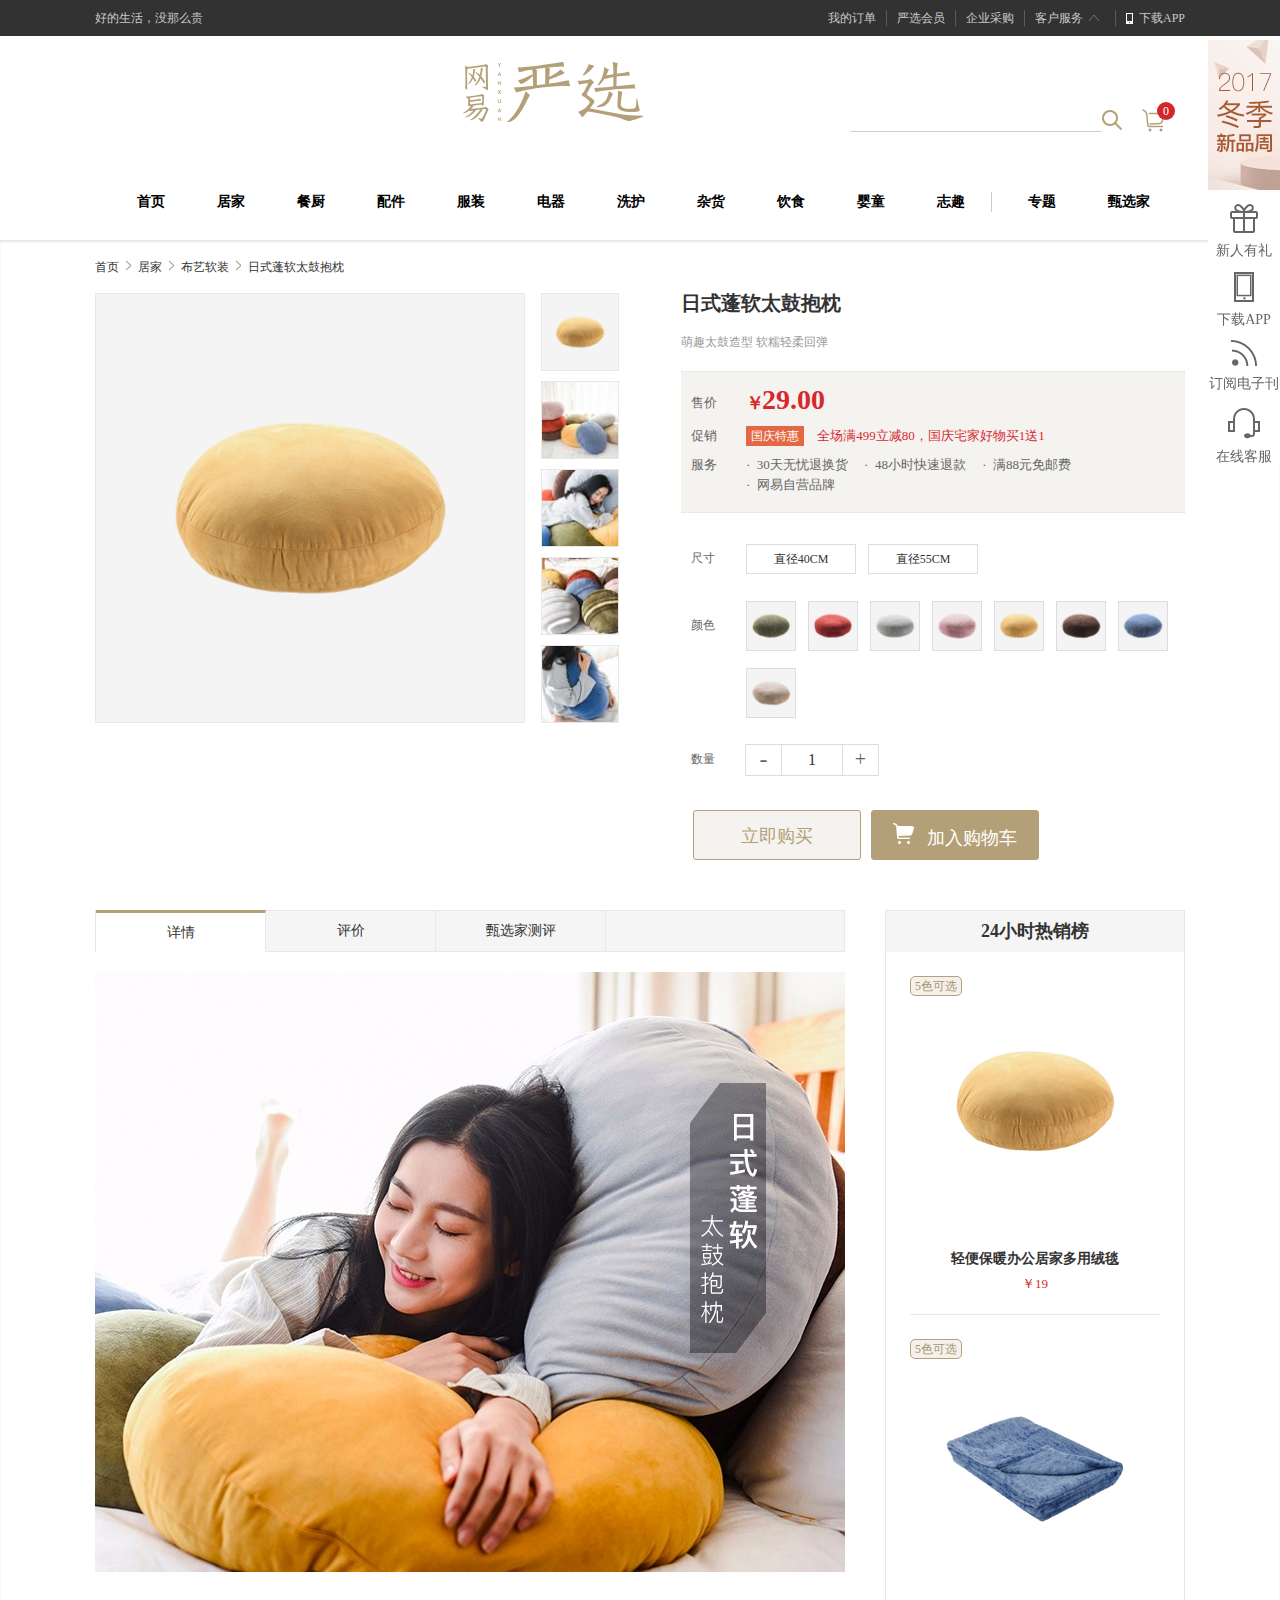
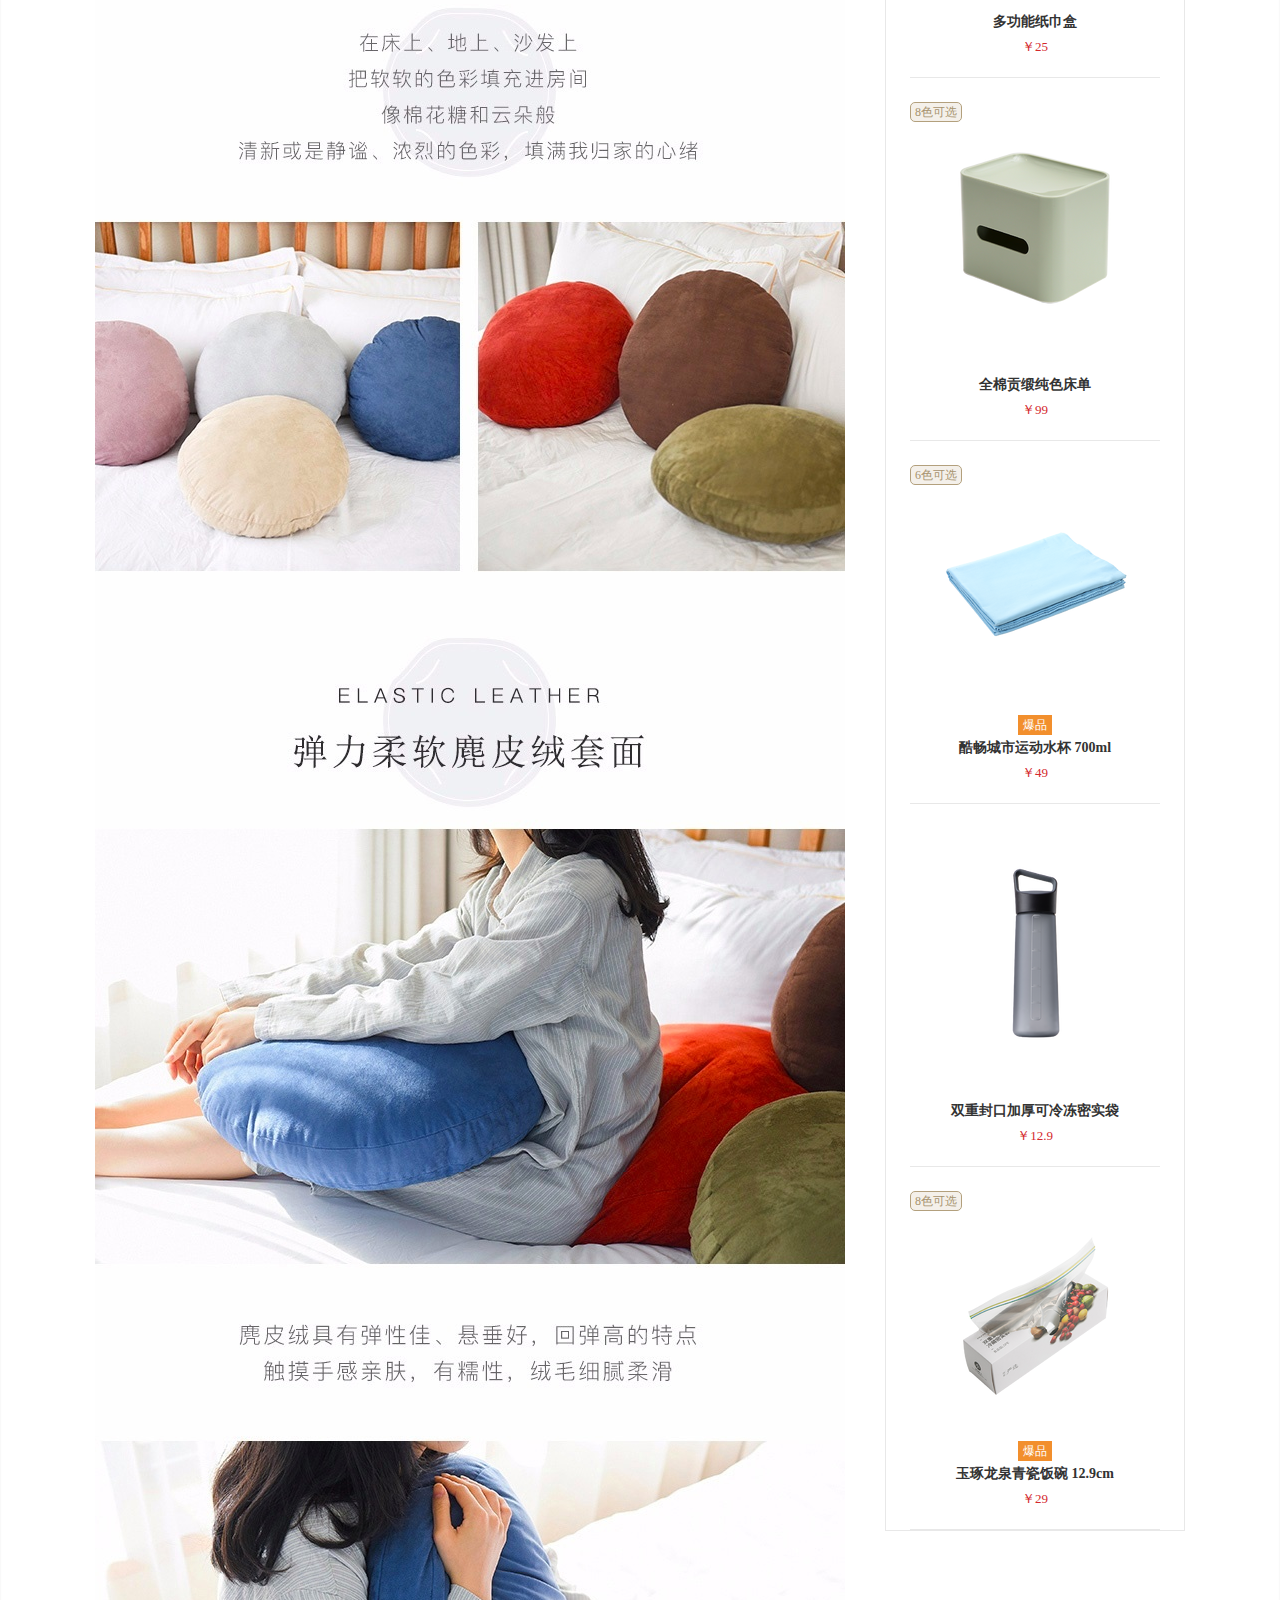
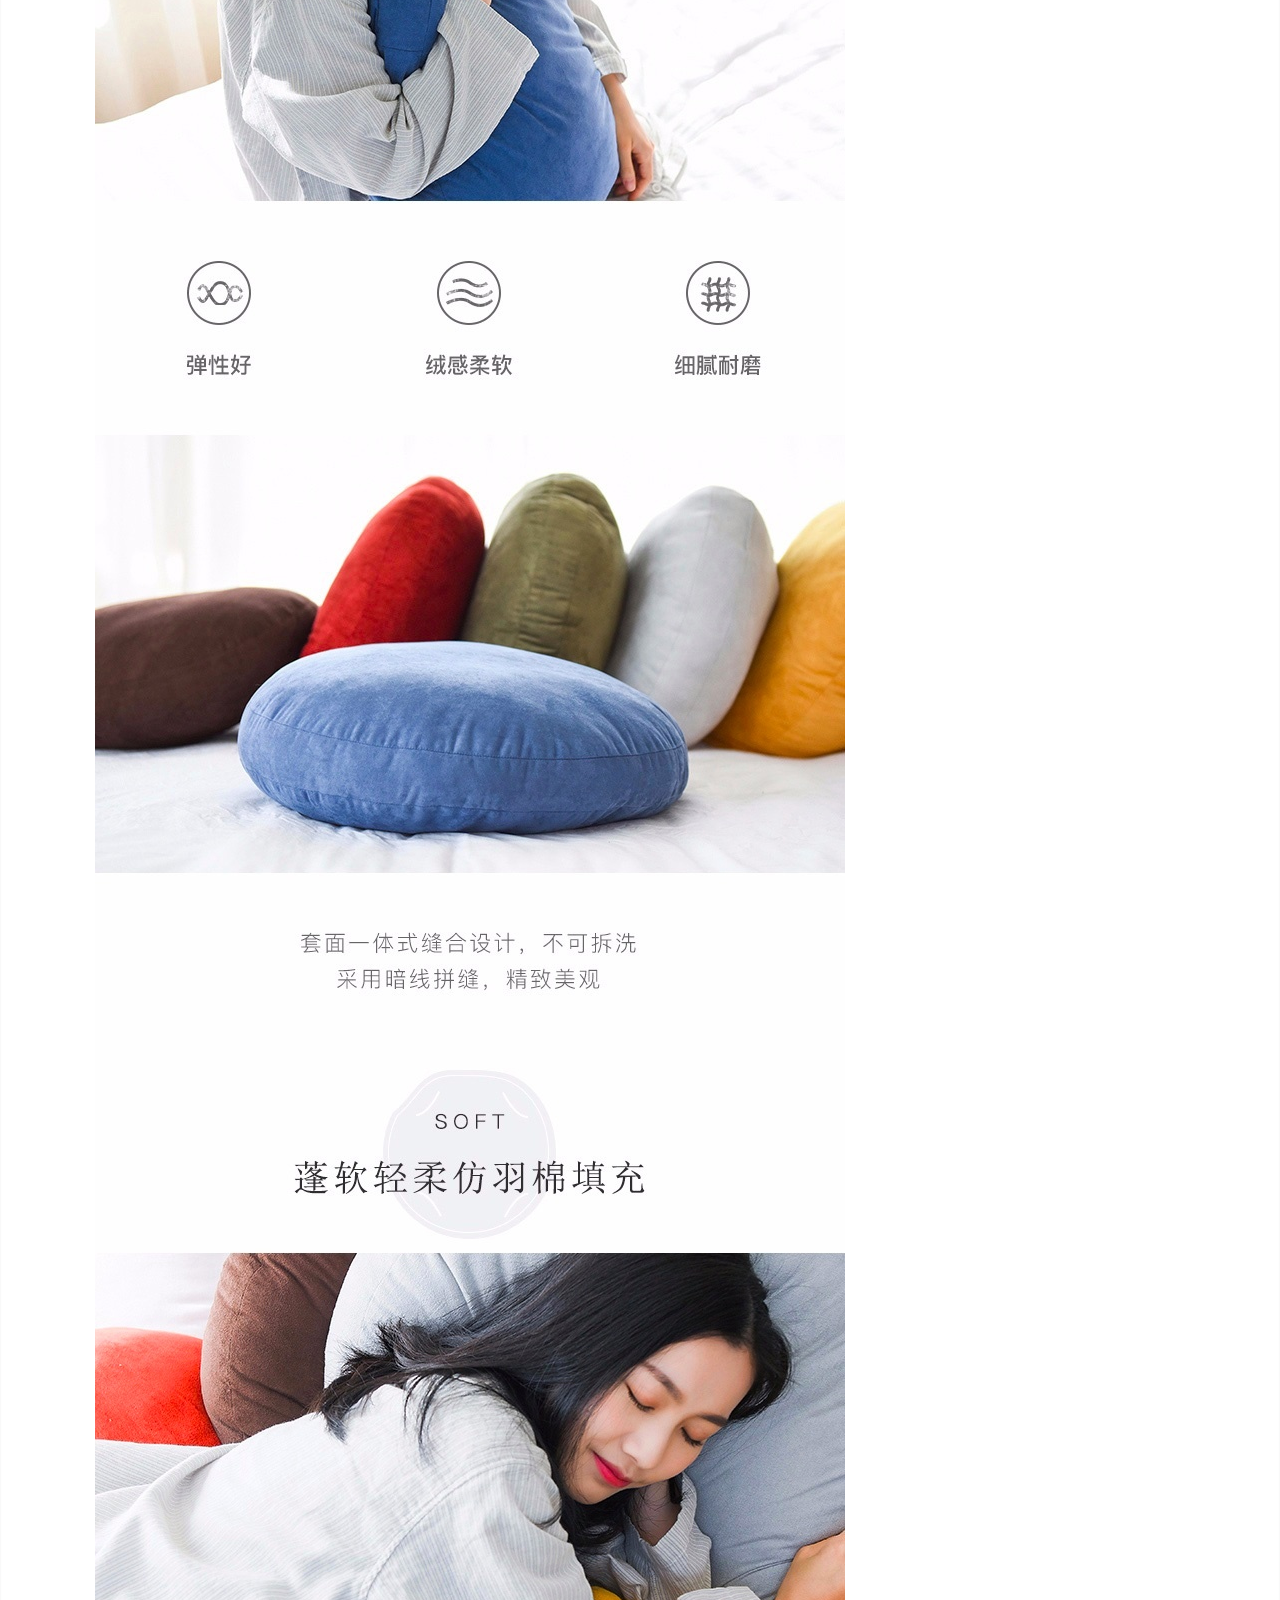
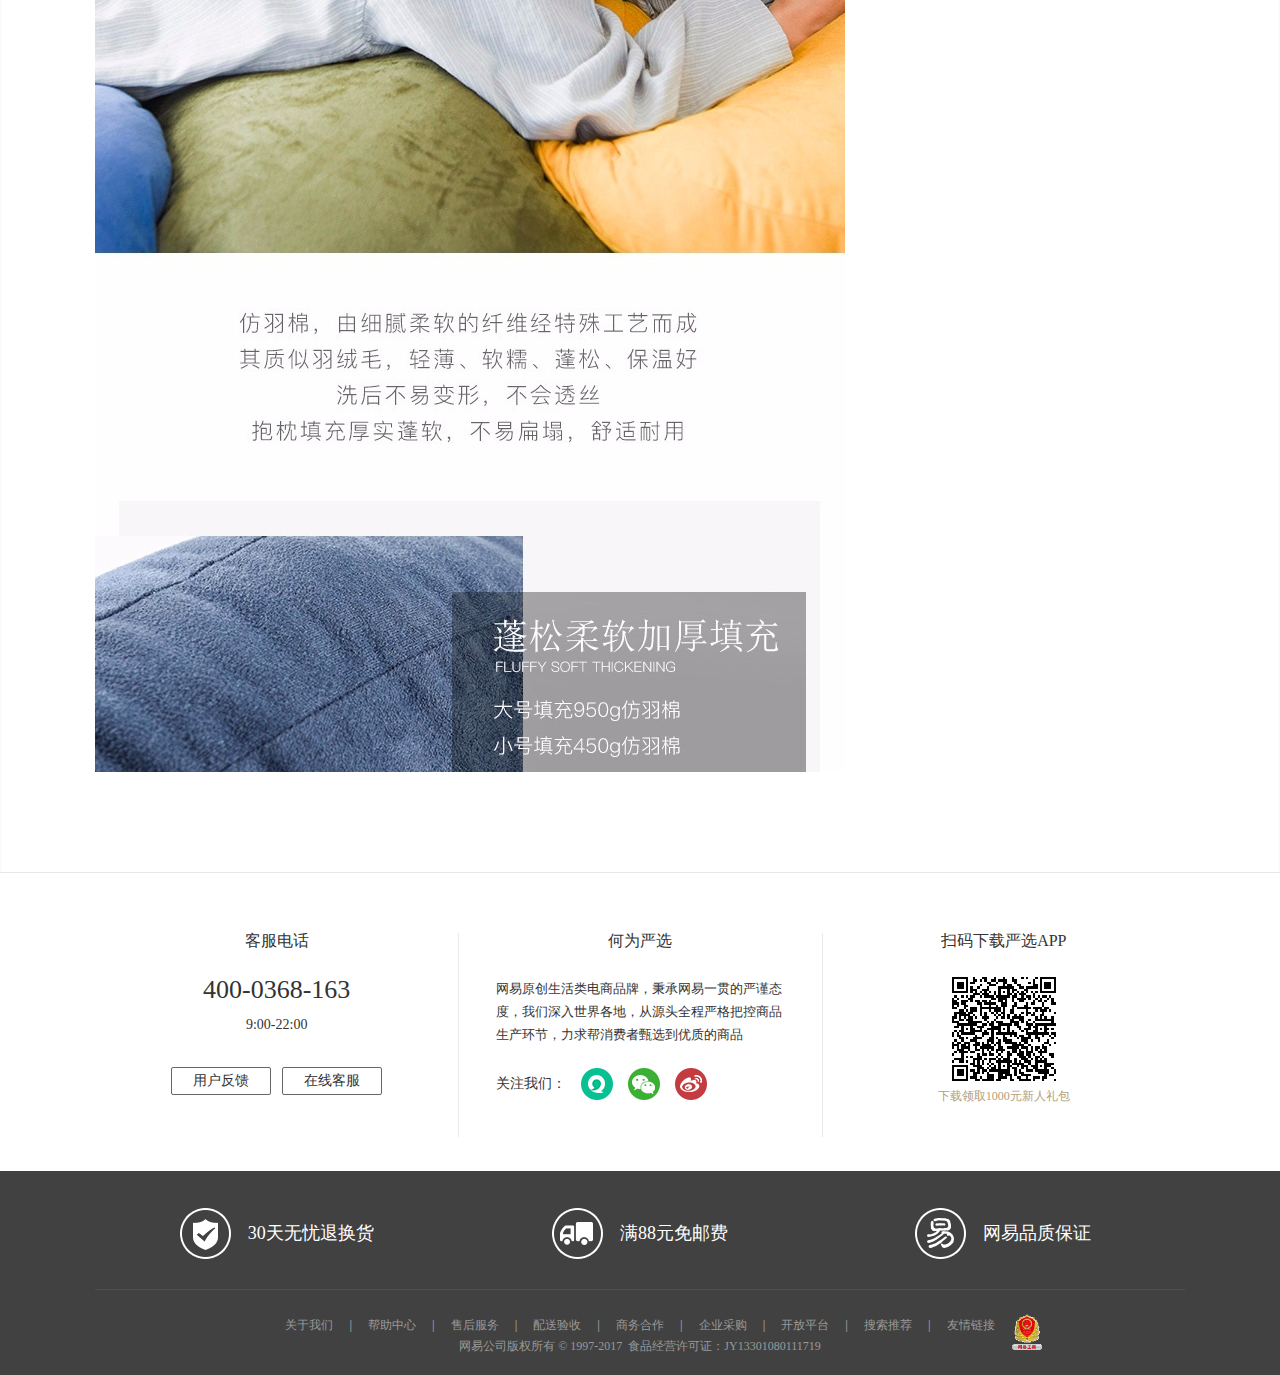
<file: yanxuan/yanxuan/html/detail.html>
<!DOCTYPE html>
<html lang="en">
	<head>
		<meta charset="UTF-8">
		<title>详情</title>
		<link rel="stylesheet" type="text/css" href="../css/public.css">
		<link rel="stylesheet" type="text/css" href="../css/public2.css">
		<link rel="stylesheet" type="text/css" href="../css/detail.css">
		<link rel="stylesheet" type="text/css" href="../css/loginModule.css">
	</head>
	<body>
		<header class="g-hd">
			<!--siteNav-->
			<div class="m-siteNav">
				<div class="g-row">
					<a class="declare" href="http://you.163.com/attitude">好的生活，没那么贵</a>
					<div class="right">
						<a class="attitude" href="http://you.163.com/order/myList">我的订单</a>
						<div class="split"></div>
						<a class="attitude" href="http://you.163.com/membership/index">严选会员</a>
						<div class="split"></div>
						<a class="attitude" href="http://b.you.163.com?from=yx">企业采购</a>
						<div class="split"></div>
						<div class="customerServer">
							
							<div class="customerText">客户服务</div>
							<nav class="dorpDownMenu">
								<i class="arrow-top"></i>
								<a class="noBorder" href="http://you.163.com/help">帮助中心</a>
								<a>在线客服</a>
								<a>电话客服</a>
								<a href="http://you.163.com/help#business">商务合作</a>
								<a href="https://open.you.163.com/">开放平台</a>
							</nav>
						</div>
						<div class="split"></div>
						<div class="mobile">
							<a href="http://you.163.com/downloadapp?_stat_from=web_out_pz_baidu_1" target="_blank">下载APP</a>
							<div class="dropContain">
								<i class="arrow-top"></i>
								<img src="../img/index/erweima.png"/>
								<span>下载领1000元新人礼包</span>
							</div>
						</div>
						
					</div>
					<div class="clearFloat"></div>
				</div>	
			</div>
			<!-- tabWrap and tabNav -->
			<div class="tabWrap">
				<div class="tab-row">
					<div class="m-img" href="http://you.163.com/act/pub/SwPfdNcpIR.html">
						<p style="width: 180px; height: 60px;font-style: normal;background: url(../img/bgicon.png) no-repeat;background-position: 0 -146px;display: inline-block; overflow: hidden;vertical-align: top;font-size: 12px;word-spacing: normal;letter-spacing: normal;"/>
					</div>
					<div class="search">	
						<input class="searchInput" type="text" />
						<a href="" class="search-btn"></a>
						<div class="cartBox">
							<a href="cart.html" class="cart">
								<i class="cart-img"></i>
								<span class="cart-num">0</span>
							</a>
							<div class="miniCart">
								<div class="miniCart-wrap">
									<i class="top-triangle first-child"></i>
									<i class="top-triangle "></i>
									<ul class="goodsList">
									</ul>
									<div class="miniCart-bottom">
										
									</div>	
								</div>
							</div>
						</div>
					</div>
					<div class="tab-nav">
						<ul class="m-tabNav">
							<li class="nav-item first">
								<a class="nav-sort" href="">首页</a>
							</li>
							
							<li class="nav-item">
								<a class="nav-sort" href="http://you.163.com/item/list?categoryId=1005000">居家</a>
								<div class="cartList-frame">
									<ul class="cart-list">
										<li class="item">
											<a class="subCate" href="http://you.163.com/item/list?categoryId=1005000&subCategoryId=1008008">
												<img class="icon" src="../img/index/927bc33f7ae2895dd6c11cf91f5e3228.png" />
												<p class="text">被枕</p>
											</a>
										</li>
										<li class="item">
											<a class="subCate" href="http://you.163.com/item/list?categoryId=1005000&subCategoryId=1008009">
												<img class="icon" src="../img/index/243e5bf327a87217ad1f54592f0176ec.png" />
												<p class="text">床品件套</p>
											</a>
										</li>
										<li class="item">
											<a class="subCate" href="http://you.163.com/item/list?categoryId=1005000&subCategoryId=1008002">
												<img class="icon" src="../img/index/8bbcd7de60a678846664af998f57e71c.png" />
												<p class="text">布艺软装</p>
											</a>
										</li>
										<li class="item">
											<a class="subCate" href="http://you.163.com/item/list?categoryId=1005000&subCategoryId=1008017">
												<img class="icon" src="../img/index/fdc048e1bf4f04d1c20b32eda5d1dc6e.png" />
												<p class="text">收纳</p>
											</a>
										</li>
										<li class="item">
											<a class="subCate" href="http://you.163.com/item/list?categoryId=1005000&subCategoryId=1015000">
												<img class="icon" src="../img/index/4f00675caefd0d4177892ad18bfc2df6.png" />
												<p class="text">家具</p>
											</a>
										</li>
										<li class="item">
											<a class="subCate" href="http://you.163.com/item/list?categoryId=1005000&subCategoryId=1011004">
												<img class="icon" src="../img/index/ab0df9445d985bf6719ac415313a8e88.png" />
												<p class="text">家饰</p>
											</a>
										</li>
										<li class="item last">
											<a class="subCate" href="http://you.163.com/item/list?categoryId=1005000&subCategoryId=1017000">
												<img class="icon" src="../img/index/a0352c57c60ce4f68370ecdab6a30857.png" />
												<p class="text">宠物</p>
											</a>
										</li>
									</ul>
								</div>
							</li>
							
							<li class="nav-item">
								<a class="nav-sort" href="http://you.163.com/item/list?categoryId=1005001&_stat_area=nav_3&_stat_referer=index">餐厨</a>
								<div class="cartList-frame">
									<ul class="cart-list">
										<li class="item">
											<a class="subCate" href="http://you.163.com/item/list?categoryId=1005001&subCategoryId=1007000">
												<img class="icon" src="../img/index/0b244d3575b737c8f0ed7e84c5c4abd2.png" />
												<p class="text">杯壶</p>
											</a>
										</li>
										<li class="item">
											<a class="subCate" href="http://you.163.com/item/list?categoryId=1005001&subCategoryId=1005007">
												<img class="icon" src="../img/index/4aab4598017b5749e3b63309d25e9f6b.png" />
												<p class="text">锅具</p>
											</a>
										</li>
										<li class="item">
											<a class="subCate" href="http://you.163.com/item/list?categoryId=1005001&subCategoryId=1005008">
												<img class="icon" src="../img/index/f109afbb7e7a00c243c1da29991a5aa3.png" />
												<p class="text">餐具</p>
											</a>
										</li>
										<li class="item">
											<a class="subCate" href="http://you.163.com/item/list?categoryId=1005001&subCategoryId=1008012">
												<img class="icon" src="../img/index/22db4ccbf52dc62c723ac83aa587812a.png" />
												<p class="text">功能厨具</p>
											</a>
										</li>
										<li class="item">
											<a class="subCate" href="http://you.163.com/item/list?categoryId=1005001&subCategoryId=1008013">
												<img class="icon" src="../img/index/9ea192cd2719c8348f42ec17842ba763.png" />
												<p class="text">茶具咖啡具</p>
											</a>
										</li>
										<li class="item">
											<a class="subCate" href="http://you.163.com/item/list?categoryId=1005001&subCategoryId=1008011">
												<img class="icon" src="../img/index/dc4d6c35b9f4abb42d2eeaf345710589.png" />
												<p class="text">清洁保险</p>
											</a>
										</li>
										<li class="item last">
											<a class="subCate" href="http://you.163.com/item/list?categoryId=1005001&subCategoryId=1013005">
												<img class="icon" src="../img/index/9d481ea4c2e9e6eda35aa720d407332e.png" />
												<p class="text">刀剪砧板</p>
											</a>
										</li>
									</ul>
								</div>
							</li>			
							
							<li class="nav-item">
								<a class="nav-sort" href="">配件</a>
								<div class="cartList-frame">
									<ul class="cart-list">
										<li class="item">
											<a class="subCate" href="http://you.163.com/item/list?categoryId=1005000&subCategoryId=1008008">
												<img class="icon" src="../img/index/927bc33f7ae2895dd6c11cf91f5e3228.png" />
												<p class="text">被枕</p>
											</a>
										</li>
										<li class="item">
											<a class="subCate" href="http://you.163.com/item/list?categoryId=1005000&subCategoryId=1008009">
												<img class="icon" src="../img/index/243e5bf327a87217ad1f54592f0176ec.png" />
												<p class="text">床品件套</p>
											</a>
										</li>
										<li class="item">
											<a class="subCate" href="http://you.163.com/item/list?categoryId=1005000&subCategoryId=1008002">
												<img class="icon" src="../img/index/8bbcd7de60a678846664af998f57e71c.png" />
												<p class="text">布艺软装</p>
											</a>
										</li>
										<li class="item">
											<a class="subCate" href="http://you.163.com/item/list?categoryId=1005000&subCategoryId=1008017">
												<img class="icon" src="../img/index/fdc048e1bf4f04d1c20b32eda5d1dc6e.png" />
												<p class="text">收纳</p>
											</a>
										</li>
										<li class="item">
											<a class="subCate" href="http://you.163.com/item/list?categoryId=1005000&subCategoryId=1015000">
												<img class="icon" src="../img/index/4f00675caefd0d4177892ad18bfc2df6.png" />
												<p class="text">家具</p>
											</a>
										</li>
										<li class="item">
											<a class="subCate" href="http://you.163.com/item/list?categoryId=1005000&subCategoryId=1011004">
												<img class="icon" src="../img/index/ab0df9445d985bf6719ac415313a8e88.png" />
												<p class="text">家饰</p>
											</a>
										</li>
										<li class="item last">
											<a class="subCate" href="http://you.163.com/item/list?categoryId=1005000&subCategoryId=1017000">
												<img class="icon" src="../img/index/a0352c57c60ce4f68370ecdab6a30857.png" />
												<p class="text">宠物</p>
											</a>
										</li>
									</ul>
								</div>
							</li>
							
							<li class="nav-item">
								<a class="nav-sort" href="">服装</a>
								<div class="cartList-frame">
									<ul class="cart-list">
										<li class="item">
											<a class="subCate" href="http://you.163.com/item/list?categoryId=1005001&subCategoryId=1007000">
												<img class="icon" src="../img/index/0b244d3575b737c8f0ed7e84c5c4abd2.png" />
												<p class="text">杯壶</p>
											</a>
										</li>
										<li class="item">
											<a class="subCate" href="http://you.163.com/item/list?categoryId=1005001&subCategoryId=1005007">
												<img class="icon" src="../img/index/4aab4598017b5749e3b63309d25e9f6b.png" />
												<p class="text">锅具</p>
											</a>
										</li>
										<li class="item">
											<a class="subCate" href="http://you.163.com/item/list?categoryId=1005001&subCategoryId=1005008">
												<img class="icon" src="../img/index/f109afbb7e7a00c243c1da29991a5aa3.png" />
												<p class="text">餐具</p>
											</a>
										</li>
										<li class="item">
											<a class="subCate" href="http://you.163.com/item/list?categoryId=1005001&subCategoryId=1008012">
												<img class="icon" src="../img/index/22db4ccbf52dc62c723ac83aa587812a.png" />
												<p class="text">功能厨具</p>
											</a>
										</li>
										<li class="item">
											<a class="subCate" href="http://you.163.com/item/list?categoryId=1005001&subCategoryId=1008013">
												<img class="icon" src="../img/index/9ea192cd2719c8348f42ec17842ba763.png" />
												<p class="text">茶具咖啡具</p>
											</a>
										</li>
										<li class="item">
											<a class="subCate" href="http://you.163.com/item/list?categoryId=1005001&subCategoryId=1008011">
												<img class="icon" src="../img/index/dc4d6c35b9f4abb42d2eeaf345710589.png" />
												<p class="text">清洁保险</p>
											</a>
										</li>
										<li class="item last">
											<a class="subCate" href="http://you.163.com/item/list?categoryId=1005001&subCategoryId=1013005">
												<img class="icon" src="../img/index/9d481ea4c2e9e6eda35aa720d407332e.png" />
												<p class="text">刀剪砧板</p>
											</a>
										</li>
									</ul>
								</div>
							</li>
							
							<li class="nav-item">
								<a class="nav-sort" href="">电器</a>
								<div class="cartList-frame">
									<ul class="cart-list">
										<li class="item">
											<a class="subCate" href="http://you.163.com/item/list?categoryId=1005000&subCategoryId=1008008">
												<img class="icon" src="../img/index/927bc33f7ae2895dd6c11cf91f5e3228.png" />
												<p class="text">被枕</p>
											</a>
										</li>
										<li class="item">
											<a class="subCate" href="http://you.163.com/item/list?categoryId=1005000&subCategoryId=1008009">
												<img class="icon" src="../img/index/243e5bf327a87217ad1f54592f0176ec.png" />
												<p class="text">床品件套</p>
											</a>
										</li>
										<li class="item">
											<a class="subCate" href="http://you.163.com/item/list?categoryId=1005000&subCategoryId=1008002">
												<img class="icon" src="../img/index/8bbcd7de60a678846664af998f57e71c.png" />
												<p class="text">布艺软装</p>
											</a>
										</li>
										<li class="item">
											<a class="subCate" href="http://you.163.com/item/list?categoryId=1005000&subCategoryId=1008017">
												<img class="icon" src="../img/index/fdc048e1bf4f04d1c20b32eda5d1dc6e.png" />
												<p class="text">收纳</p>
											</a>
										</li>
										<li class="item">
											<a class="subCate" href="http://you.163.com/item/list?categoryId=1005000&subCategoryId=1015000">
												<img class="icon" src="../img/index/4f00675caefd0d4177892ad18bfc2df6.png" />
												<p class="text">家具</p>
											</a>
										</li>
										<li class="item">
											<a class="subCate" href="http://you.163.com/item/list?categoryId=1005000&subCategoryId=1011004">
												<img class="icon" src="../img/index/ab0df9445d985bf6719ac415313a8e88.png" />
												<p class="text">家饰</p>
											</a>
										</li>
										<li class="item last">
											<a class="subCate" href="http://you.163.com/item/list?categoryId=1005000&subCategoryId=1017000">
												<img class="icon" src="../img/index/a0352c57c60ce4f68370ecdab6a30857.png" />
												<p class="text">宠物</p>
											</a>
										</li>
									</ul>
								</div>	
							</li>
									
							<li class="nav-item">
								<a class="nav-sort" href="">洗护</a>
								<div class="cartList-frame">
									<ul class="cart-list">
										<li class="item">
											<a class="subCate" href="http://you.163.com/item/list?categoryId=1005001&subCategoryId=1007000">
												<img class="icon" src="../img/index/0b244d3575b737c8f0ed7e84c5c4abd2.png" />
												<p class="text">杯壶</p>
											</a>
										</li>
										<li class="item">
											<a class="subCate" href="http://you.163.com/item/list?categoryId=1005001&subCategoryId=1005007">
												<img class="icon" src="../img/index/4aab4598017b5749e3b63309d25e9f6b.png" />
												<p class="text">锅具</p>
											</a>
										</li>
										<li class="item">
											<a class="subCate" href="http://you.163.com/item/list?categoryId=1005001&subCategoryId=1005008">
												<img class="icon" src="../img/index/f109afbb7e7a00c243c1da29991a5aa3.png" />
												<p class="text">餐具</p>
											</a>
										</li>
										<li class="item">
											<a class="subCate" href="http://you.163.com/item/list?categoryId=1005001&subCategoryId=1008012">
												<img class="icon" src="../img/index/22db4ccbf52dc62c723ac83aa587812a.png" />
												<p class="text">功能厨具</p>
											</a>
										</li>
										<li class="item">
											<a class="subCate" href="http://you.163.com/item/list?categoryId=1005001&subCategoryId=1008013">
												<img class="icon" src="../img/index/9ea192cd2719c8348f42ec17842ba763.png" />
												<p class="text">茶具咖啡具</p>
											</a>
										</li>
										<li class="item">
											<a class="subCate" href="http://you.163.com/item/list?categoryId=1005001&subCategoryId=1008011">
												<img class="icon" src="../img/index/dc4d6c35b9f4abb42d2eeaf345710589.png" />
												<p class="text">清洁保险</p>
											</a>
										</li>
										<li class="item last">
											<a class="subCate" href="http://you.163.com/item/list?categoryId=1005001&subCategoryId=1013005">
												<img class="icon" src="../img/index/9d481ea4c2e9e6eda35aa720d407332e.png" />
												<p class="text">刀剪砧板</p>
											</a>
										</li>
									</ul>
								</div>
							</li>
									
							<li class="nav-item">
								<a class="nav-sort" href="">杂货</a>
								<div class="cartList-frame">
									<ul class="cart-list">
										<li class="item">
											<a class="subCate" href="http://you.163.com/item/list?categoryId=1005000&subCategoryId=1008008">
												<img class="icon" src="../img/index/927bc33f7ae2895dd6c11cf91f5e3228.png" />
												<p class="text">被枕</p>
											</a>
										</li>
										<li class="item">
											<a class="subCate" href="http://you.163.com/item/list?categoryId=1005000&subCategoryId=1008009">
												<img class="icon" src="../img/index/243e5bf327a87217ad1f54592f0176ec.png" />
												<p class="text">床品件套</p>
											</a>
										</li>
										<li class="item">
											<a class="subCate" href="http://you.163.com/item/list?categoryId=1005000&subCategoryId=1008002">
												<img class="icon" src="../img/index/8bbcd7de60a678846664af998f57e71c.png" />
												<p class="text">布艺软装</p>
											</a>
										</li>
										<li class="item">
											<a class="subCate" href="http://you.163.com/item/list?categoryId=1005000&subCategoryId=1008017">
												<img class="icon" src="../img/index/fdc048e1bf4f04d1c20b32eda5d1dc6e.png" />
												<p class="text">收纳</p>
											</a>
										</li>
										<li class="item">
											<a class="subCate" href="http://you.163.com/item/list?categoryId=1005000&subCategoryId=1015000">
												<img class="icon" src="../img/index/4f00675caefd0d4177892ad18bfc2df6.png" />
												<p class="text">家具</p>
											</a>
										</li>
										<li class="item">
											<a class="subCate" href="http://you.163.com/item/list?categoryId=1005000&subCategoryId=1011004">
												<img class="icon" src="../img/index/ab0df9445d985bf6719ac415313a8e88.png" />
												<p class="text">家饰</p>
											</a>
										</li>
										<li class="item last">
											<a class="subCate" href="http://you.163.com/item/list?categoryId=1005000&subCategoryId=1017000">
												<img class="icon" src="../img/index/a0352c57c60ce4f68370ecdab6a30857.png" />
												<p class="text">宠物</p>
											</a>
										</li>
									</ul>
								</div>
							</li>
										
							<li class="nav-item">
								<a class="nav-sort" href="">饮食</a>
								<div class="cartList-frame">
									<ul class="cart-list">
										<li class="item">
											<a class="subCate" href="http://you.163.com/item/list?categoryId=1005001&subCategoryId=1007000">
												<img class="icon" src="../img/index/0b244d3575b737c8f0ed7e84c5c4abd2.png" />
												<p class="text">杯壶</p>
											</a>
										</li>
										<li class="item">
											<a class="subCate" href="http://you.163.com/item/list?categoryId=1005001&subCategoryId=1005007">
												<img class="icon" src="../img/index/4aab4598017b5749e3b63309d25e9f6b.png" />
												<p class="text">锅具</p>
											</a>
										</li>
										<li class="item">
											<a class="subCate" href="http://you.163.com/item/list?categoryId=1005001&subCategoryId=1005008">
												<img class="icon" src="../img/index/f109afbb7e7a00c243c1da29991a5aa3.png" />
												<p class="text">餐具</p>
											</a>
										</li>
										<li class="item">
											<a class="subCate" href="http://you.163.com/item/list?categoryId=1005001&subCategoryId=1008012">
												<img class="icon" src="../img/index/22db4ccbf52dc62c723ac83aa587812a.png" />
												<p class="text">功能厨具</p>
											</a>
										</li>
										<li class="item">
											<a class="subCate" href="http://you.163.com/item/list?categoryId=1005001&subCategoryId=1008013">
												<img class="icon" src="../img/index/9ea192cd2719c8348f42ec17842ba763.png" />
												<p class="text">茶具咖啡具</p>
											</a>
										</li>
										<li class="item">
											<a class="subCate" href="http://you.163.com/item/list?categoryId=1005001&subCategoryId=1008011">
												<img class="icon" src="../img/index/dc4d6c35b9f4abb42d2eeaf345710589.png" />
												<p class="text">清洁保险</p>
											</a>
										</li>
										<li class="item last">
											<a class="subCate" href="http://you.163.com/item/list?categoryId=1005001&subCategoryId=1013005">
												<img class="icon" src="../img/index/9d481ea4c2e9e6eda35aa720d407332e.png" />
												<p class="text">刀剪砧板</p>
											</a>
										</li>
									</ul>
								</div>
							</li>			
							
							<li class="nav-item">
								<a class="nav-sort" href="">婴童</a>
								<div class="cartList-frame">
									<ul class="cart-list">
										<li class="item">
											<a class="subCate" href="http://you.163.com/item/list?categoryId=1005000&subCategoryId=1008008">
												<img class="icon" src="../img/index/927bc33f7ae2895dd6c11cf91f5e3228.png" />
												<p class="text">被枕</p>
											</a>
										</li>
										<li class="item">
											<a class="subCate" href="http://you.163.com/item/list?categoryId=1005000&subCategoryId=1008009">
												<img class="icon" src="../img/index/243e5bf327a87217ad1f54592f0176ec.png" />
												<p class="text">床品件套</p>
											</a>
										</li>
										<li class="item">
											<a class="subCate" href="http://you.163.com/item/list?categoryId=1005000&subCategoryId=1008002">
												<img class="icon" src="../img/index/8bbcd7de60a678846664af998f57e71c.png" />
												<p class="text">布艺软装</p>
											</a>
										</li>
										<li class="item">
											<a class="subCate" href="http://you.163.com/item/list?categoryId=1005000&subCategoryId=1008017">
												<img class="icon" src="../img/index/fdc048e1bf4f04d1c20b32eda5d1dc6e.png" />
												<p class="text">收纳</p>
											</a>
										</li>
										<li class="item">
											<a class="subCate" href="http://you.163.com/item/list?categoryId=1005000&subCategoryId=1015000">
												<img class="icon" src="../img/index/4f00675caefd0d4177892ad18bfc2df6.png" />
												<p class="text">家具</p>
											</a>
										</li>
										<li class="item">
											<a class="subCate" href="http://you.163.com/item/list?categoryId=1005000&subCategoryId=1011004">
												<img class="icon" src="../img/index/ab0df9445d985bf6719ac415313a8e88.png" />
												<p class="text">家饰</p>
											</a>
										</li>
										<li class="item last">
											<a class="subCate" href="http://you.163.com/item/list?categoryId=1005000&subCategoryId=1017000">
												<img class="icon" src="../img/index/a0352c57c60ce4f68370ecdab6a30857.png" />
												<p class="text">宠物</p>
											</a>
										</li>
									</ul>
								</div>
							</li>				
							
							<li class="nav-item">
								<a class="nav-sort" href="">志趣</a>
								<div class="cartList-frame">
									<ul class="cart-list">
										<li class="item">
											<a class="subCate" href="http://you.163.com/item/list?categoryId=1005001&subCategoryId=1007000">
												<img class="icon" src="../img/index/0b244d3575b737c8f0ed7e84c5c4abd2.png" />
												<p class="text">杯壶</p>
											</a>
										</li>
										<li class="item">
											<a class="subCate" href="http://you.163.com/item/list?categoryId=1005001&subCategoryId=1005007">
												<img class="icon" src="../img/index/4aab4598017b5749e3b63309d25e9f6b.png" />
												<p class="text">锅具</p>
											</a>
										</li>
										<li class="item">
											<a class="subCate" href="http://you.163.com/item/list?categoryId=1005001&subCategoryId=1005008">
												<img class="icon" src="../img/index/f109afbb7e7a00c243c1da29991a5aa3.png" />
												<p class="text">餐具</p>
											</a>
										</li>
										<li class="item">
											<a class="subCate" href="http://you.163.com/item/list?categoryId=1005001&subCategoryId=1008012">
												<img class="icon" src="../img/index/22db4ccbf52dc62c723ac83aa587812a.png" />
												<p class="text">功能厨具</p>
											</a>
										</li>
										<li class="item">
											<a class="subCate" href="http://you.163.com/item/list?categoryId=1005001&subCategoryId=1008013">
												<img class="icon" src="../img/index/9ea192cd2719c8348f42ec17842ba763.png" />
												<p class="text">茶具咖啡具</p>
											</a>
										</li>
										<li class="item">
											<a class="subCate" href="http://you.163.com/item/list?categoryId=1005001&subCategoryId=1008011">
												<img class="icon" src="../img/index/dc4d6c35b9f4abb42d2eeaf345710589.png" />
												<p class="text">清洁保险</p>
											</a>
										</li>
										<li class="item last">
											<a class="subCate" href="http://you.163.com/item/list?categoryId=1005001&subCategoryId=1013005">
												<img class="icon" src="../img/index/9d481ea4c2e9e6eda35aa720d407332e.png" />
												<p class="text">刀剪砧板</p>
											</a>
										</li>
									</ul>
								</div>
							</li>
												
							<li class="split"></li>
							
							<li class="nav-item">
								<a class="nav-sort" href="">专题</a>
								<div class="cartList-frame">
									<ul class="cart-list">
										<li class="item">
											<a class="subCate" href="http://you.163.com/item/list?categoryId=1005000&subCategoryId=1008008">
												<img class="icon" src="../img/index/927bc33f7ae2895dd6c11cf91f5e3228.png" />
												<p class="text">被枕</p>
											</a>
										</li>
										<li class="item">
											<a class="subCate" href="http://you.163.com/item/list?categoryId=1005000&subCategoryId=1008009">
												<img class="icon" src="../img/index/243e5bf327a87217ad1f54592f0176ec.png" />
												<p class="text">床品件套</p>
											</a>
										</li>
										<li class="item">
											<a class="subCate" href="http://you.163.com/item/list?categoryId=1005000&subCategoryId=1008002">
												<img class="icon" src="../img/index/8bbcd7de60a678846664af998f57e71c.png" />
												<p class="text">布艺软装</p>
											</a>
										</li>
										<li class="item">
											<a class="subCate" href="http://you.163.com/item/list?categoryId=1005000&subCategoryId=1008017">
												<img class="icon" src="../img/index/fdc048e1bf4f04d1c20b32eda5d1dc6e.png" />
												<p class="text">收纳</p>
											</a>
										</li>
										<li class="item">
											<a class="subCate" href="http://you.163.com/item/list?categoryId=1005000&subCategoryId=1015000">
												<img class="icon" src="../img/index/4f00675caefd0d4177892ad18bfc2df6.png" />
												<p class="text">家具</p>
											</a>
										</li>
										<li class="item">
											<a class="subCate" href="http://you.163.com/item/list?categoryId=1005000&subCategoryId=1011004">
												<img class="icon" src="../img/index/ab0df9445d985bf6719ac415313a8e88.png" />
												<p class="text">家饰</p>
											</a>
										</li>
										<li class="item last">
											<a class="subCate" href="http://you.163.com/item/list?categoryId=1005000&subCategoryId=1017000">
												<img class="icon" src="../img/index/a0352c57c60ce4f68370ecdab6a30857.png" />
												<p class="text">宠物</p>
											</a>
										</li>
									</ul>
								</div>
							</li>
								
							<li class="nav-item">
								<a class="nav-sort" href="">甄选家</a>
								<div class="cartList-frame">
									<ul class="cart-list">
										<li class="item">
											<a class="subCate" href="http://you.163.com/item/list?categoryId=1005001&subCategoryId=1007000">
												<img class="icon" src="../img/index/0b244d3575b737c8f0ed7e84c5c4abd2.png" />
												<p class="text">杯壶</p>
											</a>
										</li>
										<li class="item">
											<a class="subCate" href="http://you.163.com/item/list?categoryId=1005001&subCategoryId=1005007">
												<img class="icon" src="../img/index/4aab4598017b5749e3b63309d25e9f6b.png" />
												<p class="text">锅具</p>
											</a>
										</li>
										<li class="item">
											<a class="subCate" href="http://you.163.com/item/list?categoryId=1005001&subCategoryId=1005008">
												<img class="icon" src="../img/index/f109afbb7e7a00c243c1da29991a5aa3.png" />
												<p class="text">餐具</p>
											</a>
										</li>
										<li class="item">
											<a class="subCate" href="http://you.163.com/item/list?categoryId=1005001&subCategoryId=1008012">
												<img class="icon" src="../img/index/22db4ccbf52dc62c723ac83aa587812a.png" />
												<p class="text">功能厨具</p>
											</a>
										</li>
										<li class="item">
											<a class="subCate" href="http://you.163.com/item/list?categoryId=1005001&subCategoryId=1008013">
												<img class="icon" src="../img/index/9ea192cd2719c8348f42ec17842ba763.png" />
												<p class="text">茶具咖啡具</p>
											</a>
										</li>
										<li class="item">
											<a class="subCate" href="http://you.163.com/item/list?categoryId=1005001&subCategoryId=1008011">
												<img class="icon" src="../img/index/dc4d6c35b9f4abb42d2eeaf345710589.png" />
												<p class="text">清洁保险</p>
											</a>
										</li>
										<li class="item last">
											<a class="subCate" href="http://you.163.com/item/list?categoryId=1005001&subCategoryId=1013005">
												<img class="icon" src="../img/index/9d481ea4c2e9e6eda35aa720d407332e.png" />
												<p class="text">刀剪砧板</p>
											</a>
										</li>
									</ul>
								</div>
							</li>
						</ul>
					</div>
				</div>
			</div>
			<div class="float-frame">
				<div class="floatHd">
					<div class="left">
						<a class="tab-logo" title="网易严选" href="http://you.163.com/">
					</div>
					<div class="center">
						<ul class="m-tabNav">
							<li class="nav-item first">
								<a class="active" href="">首页</a>
							</li>		
							<li class="nav-item">
								<a class="nav-sort" href="http://you.163.com/item/list?categoryId=1005000">居家</a>
								<div class="cartList-frame">
									<ul class="cart-list">
										<li class="item">
											<a class="subCate" href="http://you.163.com/item/list?categoryId=1005000&subCategoryId=1008008">
												<img class="icon" src="../img/index/927bc33f7ae2895dd6c11cf91f5e3228.png" />
												<p class="text">被枕</p>
											</a>
										</li>
										<li class="item">
											<a class="subCate" href="http://you.163.com/item/list?categoryId=1005000&subCategoryId=1008009">
												<img class="icon" src="../img/index/243e5bf327a87217ad1f54592f0176ec.png" />
												<p class="text">床品件套</p>
											</a>
										</li>
										<li class="item">
											<a class="subCate" href="http://you.163.com/item/list?categoryId=1005000&subCategoryId=1008002">
												<img class="icon" src="../img/index/8bbcd7de60a678846664af998f57e71c.png" />
												<p class="text">布艺软装</p>
											</a>
										</li>
										<li class="item">
											<a class="subCate" href="http://you.163.com/item/list?categoryId=1005000&subCategoryId=1008017">
												<img class="icon" src="../img/index/fdc048e1bf4f04d1c20b32eda5d1dc6e.png" />
												<p class="text">收纳</p>
											</a>
										</li>
										<li class="item">
											<a class="subCate" href="http://you.163.com/item/list?categoryId=1005000&subCategoryId=1015000">
												<img class="icon" src="../img/index/4f00675caefd0d4177892ad18bfc2df6.png" />
												<p class="text">家具</p>
											</a>
										</li>
										<li class="item">
											<a class="subCate" href="http://you.163.com/item/list?categoryId=1005000&subCategoryId=1011004">
												<img class="icon" src="../img/index/ab0df9445d985bf6719ac415313a8e88.png" />
												<p class="text">家饰</p>
											</a>
										</li>
										<li class="item last">
											<a class="subCate" href="http://you.163.com/item/list?categoryId=1005000&subCategoryId=1017000">
												<img class="icon" src="../img/index/a0352c57c60ce4f68370ecdab6a30857.png" />
												<p class="text">宠物</p>
											</a>
										</li>
									</ul>
								</div>
							</li>
							
							<li class="nav-item">
								<a class="nav-sort" href="http://you.163.com/item/list?categoryId=1005001&_stat_area=nav_3&_stat_referer=index">餐厨</a>
								<div class="cartList-frame">
									<ul class="cart-list">
										<li class="item">
											<a class="subCate" href="http://you.163.com/item/list?categoryId=1005001&subCategoryId=1007000">
												<img class="icon" src="../img/index/0b244d3575b737c8f0ed7e84c5c4abd2.png" />
												<p class="text">杯壶</p>
											</a>
										</li>
										<li class="item">
											<a class="subCate" href="http://you.163.com/item/list?categoryId=1005001&subCategoryId=1005007">
												<img class="icon" src="../img/index/4aab4598017b5749e3b63309d25e9f6b.png" />
												<p class="text">锅具</p>
											</a>
										</li>
										<li class="item">
											<a class="subCate" href="http://you.163.com/item/list?categoryId=1005001&subCategoryId=1005008">
												<img class="icon" src="../img/index/f109afbb7e7a00c243c1da29991a5aa3.png" />
												<p class="text">餐具</p>
											</a>
										</li>
										<li class="item">
											<a class="subCate" href="http://you.163.com/item/list?categoryId=1005001&subCategoryId=1008012">
												<img class="icon" src="../img/index/22db4ccbf52dc62c723ac83aa587812a.png" />
												<p class="text">功能厨具</p>
											</a>
										</li>
										<li class="item">
											<a class="subCate" href="http://you.163.com/item/list?categoryId=1005001&subCategoryId=1008013">
												<img class="icon" src="../img/index/9ea192cd2719c8348f42ec17842ba763.png" />
												<p class="text">茶具咖啡具</p>
											</a>
										</li>
										<li class="item">
											<a class="subCate" href="http://you.163.com/item/list?categoryId=1005001&subCategoryId=1008011">
												<img class="icon" src="../img/index/dc4d6c35b9f4abb42d2eeaf345710589.png" />
												<p class="text">清洁保险</p>
											</a>
										</li>
										<li class="item last">
											<a class="subCate" href="http://you.163.com/item/list?categoryId=1005001&subCategoryId=1013005">
												<img class="icon" src="../img/index/9d481ea4c2e9e6eda35aa720d407332e.png" />
												<p class="text">刀剪砧板</p>
											</a>
										</li>
									</ul>
								</div>
							</li>			
							
							<li class="nav-item">
								<a class="nav-sort" href="">配件</a>
								<div class="cartList-frame">
									<ul class="cart-list">
										<li class="item">
											<a class="subCate" href="http://you.163.com/item/list?categoryId=1005000&subCategoryId=1008008">
												<img class="icon" src="../img/index/927bc33f7ae2895dd6c11cf91f5e3228.png" />
												<p class="text">被枕</p>
											</a>
										</li>
										<li class="item">
											<a class="subCate" href="http://you.163.com/item/list?categoryId=1005000&subCategoryId=1008009">
												<img class="icon" src="../img/index/243e5bf327a87217ad1f54592f0176ec.png" />
												<p class="text">床品件套</p>
											</a>
										</li>
										<li class="item">
											<a class="subCate" href="http://you.163.com/item/list?categoryId=1005000&subCategoryId=1008002">
												<img class="icon" src="../img/index/8bbcd7de60a678846664af998f57e71c.png" />
												<p class="text">布艺软装</p>
											</a>
										</li>
										<li class="item">
											<a class="subCate" href="http://you.163.com/item/list?categoryId=1005000&subCategoryId=1008017">
												<img class="icon" src="../img/index/fdc048e1bf4f04d1c20b32eda5d1dc6e.png" />
												<p class="text">收纳</p>
											</a>
										</li>
										<li class="item">
											<a class="subCate" href="http://you.163.com/item/list?categoryId=1005000&subCategoryId=1015000">
												<img class="icon" src="../img/index/4f00675caefd0d4177892ad18bfc2df6.png" />
												<p class="text">家具</p>
											</a>
										</li>
										<li class="item">
											<a class="subCate" href="http://you.163.com/item/list?categoryId=1005000&subCategoryId=1011004">
												<img class="icon" src="../img/index/ab0df9445d985bf6719ac415313a8e88.png" />
												<p class="text">家饰</p>
											</a>
										</li>
										<li class="item last">
											<a class="subCate" href="http://you.163.com/item/list?categoryId=1005000&subCategoryId=1017000">
												<img class="icon" src="../img/index/a0352c57c60ce4f68370ecdab6a30857.png" />
												<p class="text">宠物</p>
											</a>
										</li>
									</ul>
								</div>
							</li>
							
							<li class="nav-item">
								<a class="nav-sort" href="">服装</a>
								<div class="cartList-frame">
									<ul class="cart-list">
										<li class="item">
											<a class="subCate" href="http://you.163.com/item/list?categoryId=1005001&subCategoryId=1007000">
												<img class="icon" src="../img/index/0b244d3575b737c8f0ed7e84c5c4abd2.png" />
												<p class="text">杯壶</p>
											</a>
										</li>
										<li class="item">
											<a class="subCate" href="http://you.163.com/item/list?categoryId=1005001&subCategoryId=1005007">
												<img class="icon" src="../img/index/4aab4598017b5749e3b63309d25e9f6b.png" />
												<p class="text">锅具</p>
											</a>
										</li>
										<li class="item">
											<a class="subCate" href="http://you.163.com/item/list?categoryId=1005001&subCategoryId=1005008">
												<img class="icon" src="../img/index/f109afbb7e7a00c243c1da29991a5aa3.png" />
												<p class="text">餐具</p>
											</a>
										</li>
										<li class="item">
											<a class="subCate" href="http://you.163.com/item/list?categoryId=1005001&subCategoryId=1008012">
												<img class="icon" src="../img/index/22db4ccbf52dc62c723ac83aa587812a.png" />
												<p class="text">功能厨具</p>
											</a>
										</li>
										<li class="item">
											<a class="subCate" href="http://you.163.com/item/list?categoryId=1005001&subCategoryId=1008013">
												<img class="icon" src="../img/index/9ea192cd2719c8348f42ec17842ba763.png" />
												<p class="text">茶具咖啡具</p>
											</a>
										</li>
										<li class="item">
											<a class="subCate" href="http://you.163.com/item/list?categoryId=1005001&subCategoryId=1008011">
												<img class="icon" src="../img/index/dc4d6c35b9f4abb42d2eeaf345710589.png" />
												<p class="text">清洁保险</p>
											</a>
										</li>
										<li class="item last">
											<a class="subCate" href="http://you.163.com/item/list?categoryId=1005001&subCategoryId=1013005">
												<img class="icon" src="../img/index/9d481ea4c2e9e6eda35aa720d407332e.png" />
												<p class="text">刀剪砧板</p>
											</a>
										</li>
									</ul>
								</div>
							</li>
							
							<li class="nav-item">
								<a class="nav-sort" href="">电器</a>
								<div class="cartList-frame">
									<ul class="cart-list">
										<li class="item">
											<a class="subCate" href="http://you.163.com/item/list?categoryId=1005000&subCategoryId=1008008">
												<img class="icon" src="../img/index/927bc33f7ae2895dd6c11cf91f5e3228.png" />
												<p class="text">被枕</p>
											</a>
										</li>
										<li class="item">
											<a class="subCate" href="http://you.163.com/item/list?categoryId=1005000&subCategoryId=1008009">
												<img class="icon" src="../img/index/243e5bf327a87217ad1f54592f0176ec.png" />
												<p class="text">床品件套</p>
											</a>
										</li>
										<li class="item">
											<a class="subCate" href="http://you.163.com/item/list?categoryId=1005000&subCategoryId=1008002">
												<img class="icon" src="../img/index/8bbcd7de60a678846664af998f57e71c.png" />
												<p class="text">布艺软装</p>
											</a>
										</li>
										<li class="item">
											<a class="subCate" href="http://you.163.com/item/list?categoryId=1005000&subCategoryId=1008017">
												<img class="icon" src="../img/index/fdc048e1bf4f04d1c20b32eda5d1dc6e.png" />
												<p class="text">收纳</p>
											</a>
										</li>
										<li class="item">
											<a class="subCate" href="http://you.163.com/item/list?categoryId=1005000&subCategoryId=1015000">
												<img class="icon" src="../img/index/4f00675caefd0d4177892ad18bfc2df6.png" />
												<p class="text">家具</p>
											</a>
										</li>
										<li class="item">
											<a class="subCate" href="http://you.163.com/item/list?categoryId=1005000&subCategoryId=1011004">
												<img class="icon" src="../img/index/ab0df9445d985bf6719ac415313a8e88.png" />
												<p class="text">家饰</p>
											</a>
										</li>
										<li class="item last">
											<a class="subCate" href="http://you.163.com/item/list?categoryId=1005000&subCategoryId=1017000">
												<img class="icon" src="../img/index/a0352c57c60ce4f68370ecdab6a30857.png" />
												<p class="text">宠物</p>
											</a>
										</li>
									</ul>
								</div>	
							</li>
									
							<li class="nav-item">
								<a class="nav-sort" href="">洗护</a>
								<div class="cartList-frame">
									<ul class="cart-list">
										<li class="item">
											<a class="subCate" href="http://you.163.com/item/list?categoryId=1005001&subCategoryId=1007000">
												<img class="icon" src="../img/index/0b244d3575b737c8f0ed7e84c5c4abd2.png" />
												<p class="text">杯壶</p>
											</a>
										</li>
										<li class="item">
											<a class="subCate" href="http://you.163.com/item/list?categoryId=1005001&subCategoryId=1005007">
												<img class="icon" src="../img/index/4aab4598017b5749e3b63309d25e9f6b.png" />
												<p class="text">锅具</p>
											</a>
										</li>
										<li class="item">
											<a class="subCate" href="http://you.163.com/item/list?categoryId=1005001&subCategoryId=1005008">
												<img class="icon" src="../img/index/f109afbb7e7a00c243c1da29991a5aa3.png" />
												<p class="text">餐具</p>
											</a>
										</li>
										<li class="item">
											<a class="subCate" href="http://you.163.com/item/list?categoryId=1005001&subCategoryId=1008012">
												<img class="icon" src="../img/index/22db4ccbf52dc62c723ac83aa587812a.png" />
												<p class="text">功能厨具</p>
											</a>
										</li>
										<li class="item">
											<a class="subCate" href="http://you.163.com/item/list?categoryId=1005001&subCategoryId=1008013">
												<img class="icon" src="../img/index/9ea192cd2719c8348f42ec17842ba763.png" />
												<p class="text">茶具咖啡具</p>
											</a>
										</li>
										<li class="item">
											<a class="subCate" href="http://you.163.com/item/list?categoryId=1005001&subCategoryId=1008011">
												<img class="icon" src="../img/index/dc4d6c35b9f4abb42d2eeaf345710589.png" />
												<p class="text">清洁保险</p>
											</a>
										</li>
										<li class="item last">
											<a class="subCate" href="http://you.163.com/item/list?categoryId=1005001&subCategoryId=1013005">
												<img class="icon" src="../img/index/9d481ea4c2e9e6eda35aa720d407332e.png" />
												<p class="text">刀剪砧板</p>
											</a>
										</li>
									</ul>
								</div>
							</li>
									
							<li class="nav-item">
								<a class="nav-sort" href="">杂货</a>
								<div class="cartList-frame">
									<ul class="cart-list">
										<li class="item">
											<a class="subCate" href="http://you.163.com/item/list?categoryId=1005000&subCategoryId=1008008">
												<img class="icon" src="../img/index/927bc33f7ae2895dd6c11cf91f5e3228.png" />
												<p class="text">被枕</p>
											</a>
										</li>
										<li class="item">
											<a class="subCate" href="http://you.163.com/item/list?categoryId=1005000&subCategoryId=1008009">
												<img class="icon" src="../img/index/243e5bf327a87217ad1f54592f0176ec.png" />
												<p class="text">床品件套</p>
											</a>
										</li>
										<li class="item">
											<a class="subCate" href="http://you.163.com/item/list?categoryId=1005000&subCategoryId=1008002">
												<img class="icon" src="../img/index/8bbcd7de60a678846664af998f57e71c.png" />
												<p class="text">布艺软装</p>
											</a>
										</li>
										<li class="item">
											<a class="subCate" href="http://you.163.com/item/list?categoryId=1005000&subCategoryId=1008017">
												<img class="icon" src="../img/index/fdc048e1bf4f04d1c20b32eda5d1dc6e.png" />
												<p class="text">收纳</p>
											</a>
										</li>
										<li class="item">
											<a class="subCate" href="http://you.163.com/item/list?categoryId=1005000&subCategoryId=1015000">
												<img class="icon" src="../img/index/4f00675caefd0d4177892ad18bfc2df6.png" />
												<p class="text">家具</p>
											</a>
										</li>
										<li class="item">
											<a class="subCate" href="http://you.163.com/item/list?categoryId=1005000&subCategoryId=1011004">
												<img class="icon" src="../img/index/ab0df9445d985bf6719ac415313a8e88.png" />
												<p class="text">家饰</p>
											</a>
										</li>
										<li class="item last">
											<a class="subCate" href="http://you.163.com/item/list?categoryId=1005000&subCategoryId=1017000">
												<img class="icon" src="../img/index/a0352c57c60ce4f68370ecdab6a30857.png" />
												<p class="text">宠物</p>
											</a>
										</li>
									</ul>
								</div>
							</li>
										
							<li class="nav-item">
								<a class="nav-sort" href="">饮食</a>
								<div class="cartList-frame">
									<ul class="cart-list">
										<li class="item">
											<a class="subCate" href="http://you.163.com/item/list?categoryId=1005001&subCategoryId=1007000">
												<img class="icon" src="../img/index/0b244d3575b737c8f0ed7e84c5c4abd2.png" />
												<p class="text">杯壶</p>
											</a>
										</li>
										<li class="item">
											<a class="subCate" href="http://you.163.com/item/list?categoryId=1005001&subCategoryId=1005007">
												<img class="icon" src="../img/index/4aab4598017b5749e3b63309d25e9f6b.png" />
												<p class="text">锅具</p>
											</a>
										</li>
										<li class="item">
											<a class="subCate" href="http://you.163.com/item/list?categoryId=1005001&subCategoryId=1005008">
												<img class="icon" src="../img/index/f109afbb7e7a00c243c1da29991a5aa3.png" />
												<p class="text">餐具</p>
											</a>
										</li>
										<li class="item">
											<a class="subCate" href="http://you.163.com/item/list?categoryId=1005001&subCategoryId=1008012">
												<img class="icon" src="../img/index/22db4ccbf52dc62c723ac83aa587812a.png" />
												<p class="text">功能厨具</p>
											</a>
										</li>
										<li class="item">
											<a class="subCate" href="http://you.163.com/item/list?categoryId=1005001&subCategoryId=1008013">
												<img class="icon" src="../img/index/9ea192cd2719c8348f42ec17842ba763.png" />
												<p class="text">茶具咖啡具</p>
											</a>
										</li>
										<li class="item">
											<a class="subCate" href="http://you.163.com/item/list?categoryId=1005001&subCategoryId=1008011">
												<img class="icon" src="../img/index/dc4d6c35b9f4abb42d2eeaf345710589.png" />
												<p class="text">清洁保险</p>
											</a>
										</li>
										<li class="item last">
											<a class="subCate" href="http://you.163.com/item/list?categoryId=1005001&subCategoryId=1013005">
												<img class="icon" src="../img/index/9d481ea4c2e9e6eda35aa720d407332e.png" />
												<p class="text">刀剪砧板</p>
											</a>
										</li>
									</ul>
								</div>
							</li>			
							
							<li class="nav-item">
								<a class="nav-sort" href="">婴童</a>
								<div class="cartList-frame">
									<ul class="cart-list">
										<li class="item">
											<a class="subCate" href="http://you.163.com/item/list?categoryId=1005000&subCategoryId=1008008">
												<img class="icon" src="../img/index/927bc33f7ae2895dd6c11cf91f5e3228.png" />
												<p class="text">被枕</p>
											</a>
										</li>
										<li class="item">
											<a class="subCate" href="http://you.163.com/item/list?categoryId=1005000&subCategoryId=1008009">
												<img class="icon" src="../img/index/243e5bf327a87217ad1f54592f0176ec.png" />
												<p class="text">床品件套</p>
											</a>
										</li>
										<li class="item">
											<a class="subCate" href="http://you.163.com/item/list?categoryId=1005000&subCategoryId=1008002">
												<img class="icon" src="../img/index/8bbcd7de60a678846664af998f57e71c.png" />
												<p class="text">布艺软装</p>
											</a>
										</li>
										<li class="item">
											<a class="subCate" href="http://you.163.com/item/list?categoryId=1005000&subCategoryId=1008017">
												<img class="icon" src="../img/index/fdc048e1bf4f04d1c20b32eda5d1dc6e.png" />
												<p class="text">收纳</p>
											</a>
										</li>
										<li class="item">
											<a class="subCate" href="http://you.163.com/item/list?categoryId=1005000&subCategoryId=1015000">
												<img class="icon" src="../img/index/4f00675caefd0d4177892ad18bfc2df6.png" />
												<p class="text">家具</p>
											</a>
										</li>
										<li class="item">
											<a class="subCate" href="http://you.163.com/item/list?categoryId=1005000&subCategoryId=1011004">
												<img class="icon" src="../img/index/ab0df9445d985bf6719ac415313a8e88.png" />
												<p class="text">家饰</p>
											</a>
										</li>
										<li class="item last">
											<a class="subCate" href="http://you.163.com/item/list?categoryId=1005000&subCategoryId=1017000">
												<img class="icon" src="../img/index/a0352c57c60ce4f68370ecdab6a30857.png" />
												<p class="text">宠物</p>
											</a>
										</li>
									</ul>
								</div>
							</li>				
							
							<li class="nav-item">
								<a class="nav-sort" href="">志趣</a>
								<div class="cartList-frame">
									<ul class="cart-list">
										<li class="item">
											<a class="subCate" href="http://you.163.com/item/list?categoryId=1005001&subCategoryId=1007000">
												<img class="icon" src="../img/index/0b244d3575b737c8f0ed7e84c5c4abd2.png" />
												<p class="text">杯壶</p>
											</a>
										</li>
										<li class="item">
											<a class="subCate" href="http://you.163.com/item/list?categoryId=1005001&subCategoryId=1005007">
												<img class="icon" src="../img/index/4aab4598017b5749e3b63309d25e9f6b.png" />
												<p class="text">锅具</p>
											</a>
										</li>
										<li class="item">
											<a class="subCate" href="http://you.163.com/item/list?categoryId=1005001&subCategoryId=1005008">
												<img class="icon" src="../img/index/f109afbb7e7a00c243c1da29991a5aa3.png" />
												<p class="text">餐具</p>
											</a>
										</li>
										<li class="item">
											<a class="subCate" href="http://you.163.com/item/list?categoryId=1005001&subCategoryId=1008012">
												<img class="icon" src="../img/index/22db4ccbf52dc62c723ac83aa587812a.png" />
												<p class="text">功能厨具</p>
											</a>
										</li>
										<li class="item">
											<a class="subCate" href="http://you.163.com/item/list?categoryId=1005001&subCategoryId=1008013">
												<img class="icon" src="../img/index/9ea192cd2719c8348f42ec17842ba763.png" />
												<p class="text">茶具咖啡具</p>
											</a>
										</li>
										<li class="item">
											<a class="subCate" href="http://you.163.com/item/list?categoryId=1005001&subCategoryId=1008011">
												<img class="icon" src="../img/index/dc4d6c35b9f4abb42d2eeaf345710589.png" />
												<p class="text">清洁保险</p>
											</a>
										</li>
										<li class="item last">
											<a class="subCate" href="http://you.163.com/item/list?categoryId=1005001&subCategoryId=1013005">
												<img class="icon" src="../img/index/9d481ea4c2e9e6eda35aa720d407332e.png" />
												<p class="text">刀剪砧板</p>
											</a>
										</li>
									</ul>
								</div>
							</li>
						</ul>		
					</div>
					<div class="right">
						<a href="http://you.163.com/u/login?callback=%2F%3Ffrom%3Dweb_out_pz_baidu_1">登录</a>
						<a href="//reg.163.com/reg/reg.jsp?product=yanxuan_web&url=http%3A%2F%2Fyou.163.com%3Ffrom%3Dweb_out_pz_baidu_1" class="second">注册</a>
						<div class="cartBox">
							<a href="cart.html" class="cart">
								<i class="cart-img"></i>
								<span class="cart-num">0</span>
							</a>
							<div class="miniCart">
								<div class="miniCart-wrap">
									<i class="top-triangle first-child"></i>
									<i class="top-triangle "></i>
									<ul class="goodsList">
									</ul>
									<div class="miniCart-bottom">
									</div>	
								</div>
								
							</div>
						</div>
					</div>
				</div>
			</div>
			<div class="fixedtool">
		<a href="#" class="fixedGif">
			<img src="../images/fixedgif.gif" alt="" />
		</a>
		<a href="#" class="fixed-newuser">
			<i class="fixed-newuser-icon fixed-icon"></i>
			<p class="fixed-text">新人有礼</p>
		</a>
		<a href="#" class="fixed-Download">
			<i class="fixed-Download-icon fixed-icon"></i>
			<p class="fixed-text">下载APP</p>
			<div class="yx-m-downloadLinkDialog j-yx-fixedtoolDownloadLinkDialog">
				<div class="yx-main">
					<div class="yx-top">
						<p class="yx-f-left">
							<span class="unit">￥</span>
							<span class="num">1000</span>
						</p>
						<p class="yx-f-left">
							<span class="yx-top-fz14">新人</span>
							<span class="yx-top-fz18">现金礼</span>
						</p>
					</div>
					<div class="yx-bottom">
						<div class="yx-img">
							<img src="../images/Download.png" alt="" />
						</div>
						<div class="yx-f-left">
							<p class="yx-top-fz18">立即扫码</p>
							<p class="yx-top-fz14">下载APP领取</p>
						</div>
					</div>
					<div class="yx-cp-icon-yxfixedtool icon-yxfixedtool-rightArrow"></div>
				</div>
			</div>
		</a>
		<a href="#" class="fixed-Subscribe">
			<i class="fixed-Subscribe-icon fixed-icon"></i>
			<p class="fixed-text">订阅电子刊</p>
		</a>
		<a href="#" class="fixed-servise">
			<i class="fixed-servise-icon fixed-icon"></i>
			<p class="fixed-text">在线客服</p>
		</a>
		<a href="#" class="fixed-toTop">
			<i class="fixed-toTop-icon fixed-icon"></i>
			<p class="fixed-text">回顶部</p>
		</a>
	</div>
	
		</header>

		<div class="main-frame">
			<div class="main">
				<div class="crumbs">
					<span>
						<span class="crumb-name">首页</span>
						<i></i>
					</span>
					<span>
						<a href="" class="crumb-name">居家</a>
						<i></i>
					</span>
					<span>
						<a href="" class="crumb-name">布艺软装</a>
						<i></i>
					</span>
					<span>
						<span class="crumb-name">日式蓬软太鼓抱枕</span>
					</span>
				</div>
				<div class="detail">
					<div class="detailHead">
						<div class="slide">
							<div class="view">
								<img id="viewBox" src="../img/detail/image1.png">
							</div>
							<ul class="list">
								<li>
									<a href="">
										<img src="../img/detail/img1s.png">
									</a>
								</li>
								<li>
									<a href="">
										<img src="../img/detail/img2s.jpg">
									</a>
								</li>
								<li>
									<a href="">
										<img src="../img/detail/img3s.jpg">
									</a>
								</li>
								<li>
									<a href="">
										<img src="../img/detail/img4s.jpg">
									</a>
								</li>
								<li>
									<a href="">
										<img src="../img/detail/img5s.jpg">
									</a>
								</li>
							</ul>
						</div>
						<div class="info">
							<div class="intro">
								<div class="name">日式蓬软太鼓抱枕</div>
								<div class="detailTag"></div>
								<div class="desc">萌趣太鼓造型 软糯轻柔回弹</div>
							</div>
							<div class="price">
								<div class="priceBox">
									<span class="label first">售价</span>
									<span class="rmb-price">
										<span class="rmb">￥</span><span id="num">29.00</span>
									</span>
								</div>
								<div class="sale">
									<span class="label second">促销</span>
									<div class="saleLine">
										<a class="linkBox" href="">
											<div class="activityType">国庆特惠</div>
											<span>全场满499立减80，国庆宅家好物买1送1</span>
										</a>
									</div>
								</div>
								<div class="server">
									<span class="label">服务</span>
									<div class="policyBox">
										<p class="policy-item">
											<span>·&nbsp;</span>
											<span>30天无忧退换货</span>
											<span>&nbsp;&nbsp;&nbsp;&nbsp;</span>
										</p>
										<p class="policy-item">
											<span>·&nbsp;</span>
											<span>48小时快速退款</span>
											<span>&nbsp;&nbsp;&nbsp;&nbsp;</span>
										</p>
										<p class="policy-item">
											<span>·&nbsp;</span>
											<span>满88元免邮费</span>
											<span>&nbsp;&nbsp;&nbsp;&nbsp;</span>
										</p>
										<p class="policy-item">
											<span>·&nbsp;</span>
											<span>网易自营品牌</span>
											<span>&nbsp;&nbsp;&nbsp;&nbsp;</span>
										</p>
									</div>
								</div>
							</div>
							<div class="parameterpicker">
								<div class="specialProperty prop1">
									<span class="type type-1">尺寸</span>
									<div class="cont">
										<ul class="tabs">
											<li class="tab-cont">
												<i class=""></i>
												<a class="tab tab-text" title="直径40CM">直径40CM</a>
											</li>
											<li class="tab-cont">
												<i class=""></i>
												<a class="tab tab-text" title="直径55CM">直径55CM</a>
											</li>
										</ul>
									</div>
								</div>
								<div class="specialProperty prop2">
									<span class="type type-2">颜色</span>
									<div class="cont">
										<ul class="tabs">
											<li class="tab-cont">
												<i class=""></i>
												<a class="tab tab-pic" title="松叶绿">
													<img src="../img/detail/green.png">
												</a>
											</li>
											<li class="tab-cont">
												<i class=""></i>
												<a class="tab tab-pic" title="珊瑚红">
													<img src="../img/detail/red.png">
												</a>
											</li>
											<li class="tab-cont">
												<i class=""></i>
												<a class="tab tab-pic" title="天青色">
													<img src="../img/detail/gray.png">
												</a>
											</li>
											<li class="tab-cont">
												<i class=""></i>
												<a class="tab tab-pic" title="香芋粉">
													<img src="../img/detail/pink.png">
												</a>
											</li>
											<li class="tab-cont">
												<i class=""></i>
												<a class="tab tab-pic" title="姜黄色">
													<img src="../img/detail/yellow.png">
												</a>
											</li>
											<li class="tab-cont">
												<i class=""></i>
												<a class="tab tab-pic" title="深咖色">
													<img src="../img/detail/brown.png">
												</a>
											</li>
											<li class="tab-cont">
												<i class=""></i>
												<a class="tab tab-pic" title="海军蓝">
													<img src="../img/detail/blue.png">
												</a>
											</li>
											<li class="tab-cont">
												<i class=""></i>
												<a class="tab tab-pic" title="卡其色">
													<img src="../img/detail/khaki.png">
												</a>
											</li>
										</ul>
									</div>
								</div>
							</div>
							<div class="number">
								<div class="name1">数量</div>
								<div class="field">
									<div class="selnum">
										<span class="less">-</span>
										<input class="num-ipt" type="text" name="saleNumber" value="1">
										<span class="more">+</span>
									</div>
								</div>
							</div>
							<div class="btns">
								<a class="buyNow">
									<span>立即购买</span>
								</a>
								<a class="intoCart">
									<i class="icon-cart"></i>
									<span>加入购物车</span>
								</a>
							</div>
						</div>
					</div>
				</div>
				<div class="detailBody">
					<div class="db-left">
						<ul class="db-nav">
							<li class="nav-item nav-active">
								<a>
									<span>详情</span>
								</a>
							</li>
							<li class="nav-item">
								<a>
									<span>评价</span>
								</a>
							</li>
							<li class="nav-item">
								<a>
									<span>甄选家测评</span>
								</a>
							</li>
							<li class="big"></li>
						</ul>
						<div class="db-content">
							<p class="contain"></p>
							<p class="contain"></p>
							<p class="contain"></p>
							<p class="contain"></p>
							<p class="contain"></p>
							<p class="contain"></p>
							<p class="contain"></p>
							<p class="contain"></p>
							<p class="contain"></p>
							<p class="contain"></p>
							<p class="contain"></p>
							<p class="contain"></p>
							<p class="contain"></p>
							<p class="contain"></p>
							<p class="contain"></p>
							<p class="contain"></p>
							<p class="contain"></p>
							<p class="contain"></p>
							<p class="contain"></p>
							<p class="contain"></p>
							<p class="contain"></p>
							<p class="contain"></p>
							<p class="contain"></p>
						</div>
					</div>
					<div class="db-right">
						<div class="hotSell newCate" id="living">
							<header class="hd">24小时热销榜</header>
							<ul class="body">
								<li class="item">
									<div class="sub-head">
										<a class="contain" target="_blank" href="detail.html">
											<div class="mask"></div>
										</a>
									</div>
									
									<div class="sub-body">
										<div class="prdTags">

										</div>
										<p class="name">
											<a href="" target="_blank"></a>
										</p>
										<p class="price">
											<span></span>
										</p>
									</div>
								</li>

								<li class="item">
									<div class="sub-head">
										<a class="contain" target="_blank" href="">
											<div class="mask"></div>
										</a>
									</div>
									
									<div class="sub-body">
										<div class="prdTags">

										</div>
										<p class="name">
											<a href="" target="_blank"></a>
										</p>
										<p class="price">
											<span></span>
										</p>
									</div>
								</li>

								<li class="item">
									<div class="sub-head">
										<a class="contain" target="_blank" href="">
											<div class="mask"></div>
										</a>
									</div>
									
									<div class="sub-body">
										<div class="prdTags">

										</div>
										<p class="name">
											<a href="" target="_blank"></a>
										</p>
										<p class="price">
											<span></span>
										</p>
									</div>
								</li>

								<li class="item">
									<div class="sub-head">
										<a class="contain" target="_blank" href="">
											<div class="mask"></div>
										</a>
									</div>
									
									<div class="sub-body">
										<div class="prdTags">

										</div>
										<p class="name">
											<a href="" target="_blank"></a>
										</p>
										<p class="price">
											<span></span>
										</p>
									</div>
								</li>

								<li class="item">
									<div class="sub-head">
										<a class="contain" target="_blank" href="">
											<div class="mask"></div>
										</a>
									</div>
									
									<div class="sub-body">
										<div class="prdTags">

										</div>
										<p class="name">
											<a href="" target="_blank"></a>
										</p>
										<p class="price">
											<span></span>
										</p>
									</div>
								</li>

								<li class="item">
									<div class="sub-head">
										<a class="contain" target="_blank" href="">
											<div class="mask"></div>
										</a>
									</div>
									
									<div class="sub-body">
										<div class="prdTags">

										</div>
										<p class="name">
											<a href="" target="_blank"></a>
										</p>
										<p class="price">
											<span></span>
										</p>
									</div>
								</li>

							</ul>
						</div>
					</div>
				</div>
			</div>
		</div>

		<div class="m-componentFoot">
			<div class="m-c-foot1">
				<div class="m-c-row">
					<div class="m-c-item first">
						<div class="tel-service">
							<h4 class="c-item-hd">客服电话</h4>
							<p class="c-item-phone">400-0368-163</p>
							<p class="c-item-date">9:00-22:00</p>
							<a class="c-item-btn" href="">用户反馈</a>
							<a class="c-item-btn last" href="">在线客服</a>
						</div>
					</div>
					<div class="m-c-item">
						<div class="whatIsYx">
							<h4 class="c-item-hd">何为严选</h4>
							<p class="c-item-desc">网易原创生活类电商品牌，秉承网易一贯的严谨态度，我们深入世界各地，从源头全程严格把控商品生产环节，力求帮消费者甄选到优质的商品
							</p>
						</div>
						<div class="followUs">
							<p class="c-item-title">关注我们：</p>
							<div class="followWayList">
								<div class="followWay-item">
									<img src="../img/index/60068701f3a380911f237c26c91b39d0.png">
									<div class="c-item-wrap">
										<img src="../img/index/a3652c6bd3723412fe5099aea1502e50.png">
										<i class="topArrow"></i>
									</div>
								</div>
								<div class="followWay-item">
									<img src="../img/index/031e783d7ee645b6096980d0bf83079b.png">
									<div class="c-item-wrap">
										<img src="../img/index/a3652c6bd3723412fe5099aea1502e50.png">
										<i class="topArrow"></i>
									</div>
									
								</div>
								<div class="followWay-item">
									<a href=""><img src="../img/index/0c8759a89cdbd7acf7f2921e6f0fad19.png"></a>
								</div>
							</div>
							<div class="clear"></div>
						</div>
					</div>
					<div class="m-c-item">
						<div class="AppDownload">
							<h4 class="c-item-hd">扫码下载严选APP</h4>
							<img src="../img/index/下载.png">
							<p class="c-item-tip">下载领取1000元新人礼包</p>
						</div>
					</div>
					<div class="clear"></div>
				</div>	
			</div>

			<div class="m-c-foot2">
				<div class="m-c-row">
					<ul class="m-c-siteEnsure">
						<li class="se-item">
							<div class="item-inner">
								<img class="inner-icon" src="../img/index/e6021a6fcd3ba0af3a10243b7a2fda0d.png">
								<p class="inner-text">30天无忧退换货</p>
							</div>
						</li>
						<li class="se-item">
							<div class="item-inner">
								<img class="inner-icon" src="../img/index/e09c44e4369232c7dd2f6495450439f1.png">
								<p class="inner-text">满88元免邮费</p>
							</div>
						</li>
						<li class="se-item">
							<div class="item-inner">
								<img class="inner-icon" src="../img/index/e72ed4de906bd7ff4fec8fa90f2c63f1.png">
								<p class="inner-text">网易品质保证</p>
							</div>
						</li>
						<div class="clear"></div>
					</ul>
					<div class="m-c-hr"></div>
					<div class="m-c-siteInfo">
						<div class="si-nav">
							<a class="nav-text" href="">关于我们</a>
							<b class="nav-split">|</b>
							<a class="nav-text" href="">帮助中心</a>
							<b class="nav-split">|</b>
							<a class="nav-text" href="">售后服务</a>
							<b class="nav-split">|</b>
							<a class="nav-text" href="">配送验收</a>
							<b class="nav-split">|</b>
							<a class="nav-text" href="">商务合作</a>
							<b class="nav-split">|</b>
							<a class="nav-text" href="">企业采购</a>
							<b class="nav-split">|</b>
							<a class="nav-text" href="">开放平台</a>
							<b class="nav-split">|</b>
							<a class="nav-text" href="">搜索推荐</a>
							<b class="nav-split">|</b>
							<a class="nav-text" href="">友情链接</a>
						</div>
						<p class="si-copyright">网易公司版权所有 © 1997-2017&nbsp;&nbsp;食品经营许可证：JY13301080111719</p>
						<a class="admin" href="">
							<img src="../img/index/86f32b668af6e537389a77480fb5c74d.gif">
						</a>
					</div>
				</div>
				<div class="clear"></div>
			</div>
		</div>

	</body>
	<script type="text/javascript" src="../js/require.js" data-main="../js/main-detail.js" defer async="true"></script>
</html>
</file>
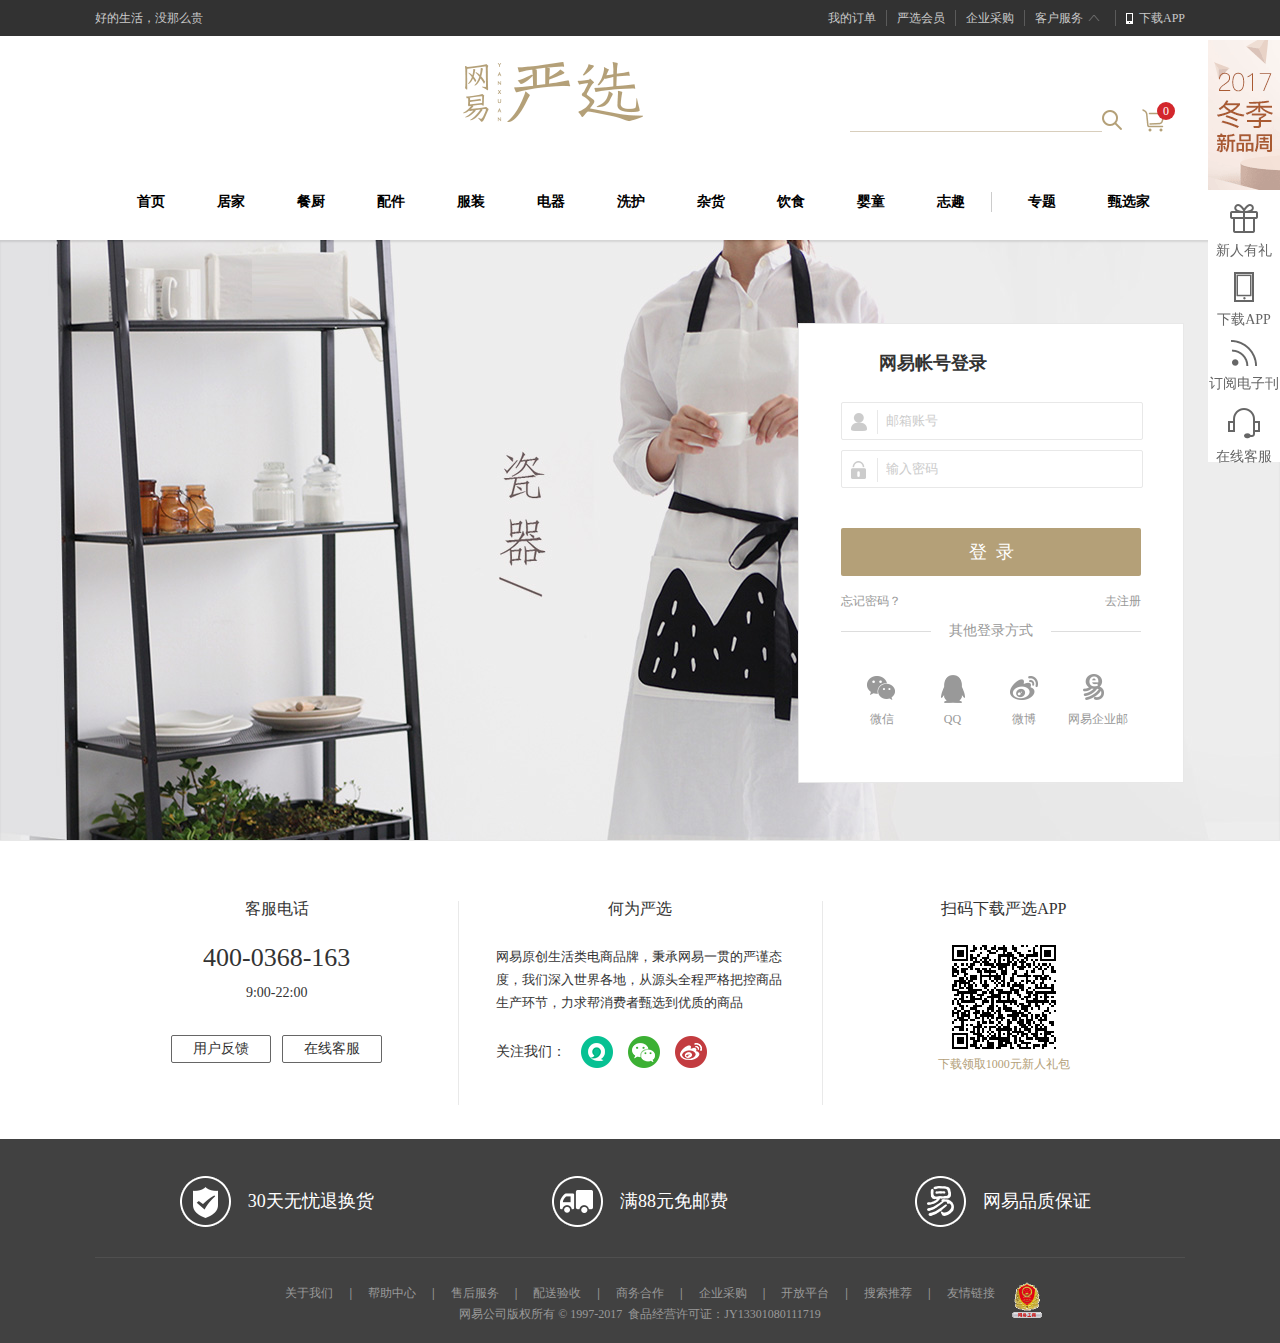
<file: yanxuan/yanxuan/html/login.html>
<!DOCTYPE html>
<html lang="en">
	<head>
		<meta charset="UTF-8">
		<title>登录</title>
		<link rel="stylesheet" type="text/css" href="../css/public.css">
		<link rel="stylesheet" type="text/css" href="../css/public2.css">
		<link rel="stylesheet" type="text/css" href="../css/login.css">
	</head>
	<body>
		<header class="g-hd">
			<!--siteNav-->
			<div class="m-siteNav">
				<div class="g-row">
					<a class="declare" href="http://you.163.com/attitude">好的生活，没那么贵</a>
					<div class="right">
						<!-- <a class="login" href="http://you.163.com/u/login?callback=%2F%3Ffrom%3Dweb_out_pz_baidu_1">登录</a>
						<a class="register attitude" href="//reg.163.com/reg/reg.jsp?product=yanxuan_web&url=http%3A%2F%2Fyou.163.com%3Ffrom%3Dweb_out_pz_baidu_1">注册</a> -->
						<!-- <div class="split"></div> -->
						<a class="attitude" href="http://you.163.com/order/myList">我的订单</a>
						<div class="split"></div>
						<a class="attitude" href="http://you.163.com/membership/index">严选会员</a>
						<div class="split"></div>
						<a class="attitude" href="http://b.you.163.com?from=yx">企业采购</a>
						<div class="split"></div>
						<div class="customerServer">
							
							<div class="customerText">客户服务</div>
							<nav class="dorpDownMenu">
								<i class="arrow-top"></i>
								<a class="noBorder" href="http://you.163.com/help">帮助中心</a>
								<a>在线客服</a>
								<a>电话客服</a>
								<a href="http://you.163.com/help#business">商务合作</a>
								<a href="https://open.you.163.com/">开放平台</a>
							</nav>
						</div>
						<div class="split"></div>
						<div class="mobile">
							<a href="http://you.163.com/downloadapp?_stat_from=web_out_pz_baidu_1" target="_blank">下载APP</a>
							<div class="dropContain">
								<i class="arrow-top"></i>
								<img src="../img/index/erweima.png"/>
								<span>下载领1000元新人礼包</span>
							</div>
						</div>
						
					</div>
					<div class="clearFloat"></div>
				</div>	
			</div>
			<!-- tabWrap and tabNav -->
			<div class="tabWrap">
				<div class="tab-row">
<div class="m-img" href="http://you.163.com/act/pub/SwPfdNcpIR.html">
						<p style="width: 180px; height: 60px;font-style: normal;background: url(../img/bgicon.png) no-repeat;background-position: 0 -146px;display: inline-block; overflow: hidden;vertical-align: top;font-size: 12px;word-spacing: normal;letter-spacing: normal;"/>
					</div>
					<div class="search">	
						<input class="searchInput" type="text" />
						<a href="" class="search-btn"></a>
						<div class="cartBox">
							<a href="cart.html" class="cart">
								<i class="cart-img"></i>
								<span class="cart-num">0</span>
							</a>
							<div class="miniCart">
								<div class="miniCart-wrap">
									<i class="top-triangle first-child"></i>
									<i class="top-triangle "></i>
									<ul class="goodsList">
									</ul>
									<div class="miniCart-bottom">
										
									</div>	
								</div>
							</div>
						</div>
					</div>
					<div class="tab-nav">
						<ul class="m-tabNav">
							<li class="nav-item first">
								<a class="nav-sort" href="">首页</a>
							</li>
							
							<li class="nav-item">
								<a class="nav-sort" href="http://you.163.com/item/list?categoryId=1005000">居家</a>
								<div class="cartList-frame">
									<ul class="cart-list">
										<li class="item">
											<a class="subCate" href="http://you.163.com/item/list?categoryId=1005000&subCategoryId=1008008">
												<img class="icon" src="../img/index/927bc33f7ae2895dd6c11cf91f5e3228.png" />
												<p class="text">被枕</p>
											</a>
										</li>
										<li class="item">
											<a class="subCate" href="http://you.163.com/item/list?categoryId=1005000&subCategoryId=1008009">
												<img class="icon" src="../img/index/243e5bf327a87217ad1f54592f0176ec.png" />
												<p class="text">床品件套</p>
											</a>
										</li>
										<li class="item">
											<a class="subCate" href="http://you.163.com/item/list?categoryId=1005000&subCategoryId=1008002">
												<img class="icon" src="../img/index/8bbcd7de60a678846664af998f57e71c.png" />
												<p class="text">布艺软装</p>
											</a>
										</li>
										<li class="item">
											<a class="subCate" href="http://you.163.com/item/list?categoryId=1005000&subCategoryId=1008017">
												<img class="icon" src="../img/index/fdc048e1bf4f04d1c20b32eda5d1dc6e.png" />
												<p class="text">收纳</p>
											</a>
										</li>
										<li class="item">
											<a class="subCate" href="http://you.163.com/item/list?categoryId=1005000&subCategoryId=1015000">
												<img class="icon" src="../img/index/4f00675caefd0d4177892ad18bfc2df6.png" />
												<p class="text">家具</p>
											</a>
										</li>
										<li class="item">
											<a class="subCate" href="http://you.163.com/item/list?categoryId=1005000&subCategoryId=1011004">
												<img class="icon" src="../img/index/ab0df9445d985bf6719ac415313a8e88.png" />
												<p class="text">家饰</p>
											</a>
										</li>
										<li class="item last">
											<a class="subCate" href="http://you.163.com/item/list?categoryId=1005000&subCategoryId=1017000">
												<img class="icon" src="../img/index/a0352c57c60ce4f68370ecdab6a30857.png" />
												<p class="text">宠物</p>
											</a>
										</li>
									</ul>
								</div>
							</li>
							
							<li class="nav-item">
								<a class="nav-sort" href="http://you.163.com/item/list?categoryId=1005001&_stat_area=nav_3&_stat_referer=index">餐厨</a>
								<div class="cartList-frame">
									<ul class="cart-list">
										<li class="item">
											<a class="subCate" href="http://you.163.com/item/list?categoryId=1005001&subCategoryId=1007000">
												<img class="icon" src="../img/index/0b244d3575b737c8f0ed7e84c5c4abd2.png" />
												<p class="text">杯壶</p>
											</a>
										</li>
										<li class="item">
											<a class="subCate" href="http://you.163.com/item/list?categoryId=1005001&subCategoryId=1005007">
												<img class="icon" src="../img/index/4aab4598017b5749e3b63309d25e9f6b.png" />
												<p class="text">锅具</p>
											</a>
										</li>
										<li class="item">
											<a class="subCate" href="http://you.163.com/item/list?categoryId=1005001&subCategoryId=1005008">
												<img class="icon" src="../img/index/f109afbb7e7a00c243c1da29991a5aa3.png" />
												<p class="text">餐具</p>
											</a>
										</li>
										<li class="item">
											<a class="subCate" href="http://you.163.com/item/list?categoryId=1005001&subCategoryId=1008012">
												<img class="icon" src="../img/index/22db4ccbf52dc62c723ac83aa587812a.png" />
												<p class="text">功能厨具</p>
											</a>
										</li>
										<li class="item">
											<a class="subCate" href="http://you.163.com/item/list?categoryId=1005001&subCategoryId=1008013">
												<img class="icon" src="../img/index/9ea192cd2719c8348f42ec17842ba763.png" />
												<p class="text">茶具咖啡具</p>
											</a>
										</li>
										<li class="item">
											<a class="subCate" href="http://you.163.com/item/list?categoryId=1005001&subCategoryId=1008011">
												<img class="icon" src="../img/index/dc4d6c35b9f4abb42d2eeaf345710589.png" />
												<p class="text">清洁保险</p>
											</a>
										</li>
										<li class="item last">
											<a class="subCate" href="http://you.163.com/item/list?categoryId=1005001&subCategoryId=1013005">
												<img class="icon" src="../img/index/9d481ea4c2e9e6eda35aa720d407332e.png" />
												<p class="text">刀剪砧板</p>
											</a>
										</li>
									</ul>
								</div>
							</li>			
							
							<li class="nav-item">
								<a class="nav-sort" href="">配件</a>
								<div class="cartList-frame">
									<ul class="cart-list">
										<li class="item">
											<a class="subCate" href="http://you.163.com/item/list?categoryId=1005000&subCategoryId=1008008">
												<img class="icon" src="../img/index/927bc33f7ae2895dd6c11cf91f5e3228.png" />
												<p class="text">被枕</p>
											</a>
										</li>
										<li class="item">
											<a class="subCate" href="http://you.163.com/item/list?categoryId=1005000&subCategoryId=1008009">
												<img class="icon" src="../img/index/243e5bf327a87217ad1f54592f0176ec.png" />
												<p class="text">床品件套</p>
											</a>
										</li>
										<li class="item">
											<a class="subCate" href="http://you.163.com/item/list?categoryId=1005000&subCategoryId=1008002">
												<img class="icon" src="../img/index/8bbcd7de60a678846664af998f57e71c.png" />
												<p class="text">布艺软装</p>
											</a>
										</li>
										<li class="item">
											<a class="subCate" href="http://you.163.com/item/list?categoryId=1005000&subCategoryId=1008017">
												<img class="icon" src="../img/index/fdc048e1bf4f04d1c20b32eda5d1dc6e.png" />
												<p class="text">收纳</p>
											</a>
										</li>
										<li class="item">
											<a class="subCate" href="http://you.163.com/item/list?categoryId=1005000&subCategoryId=1015000">
												<img class="icon" src="../img/index/4f00675caefd0d4177892ad18bfc2df6.png" />
												<p class="text">家具</p>
											</a>
										</li>
										<li class="item">
											<a class="subCate" href="http://you.163.com/item/list?categoryId=1005000&subCategoryId=1011004">
												<img class="icon" src="../img/index/ab0df9445d985bf6719ac415313a8e88.png" />
												<p class="text">家饰</p>
											</a>
										</li>
										<li class="item last">
											<a class="subCate" href="http://you.163.com/item/list?categoryId=1005000&subCategoryId=1017000">
												<img class="icon" src="../img/index/a0352c57c60ce4f68370ecdab6a30857.png" />
												<p class="text">宠物</p>
											</a>
										</li>
									</ul>
								</div>
							</li>
							
							<li class="nav-item">
								<a class="nav-sort" href="">服装</a>
								<div class="cartList-frame">
									<ul class="cart-list">
										<li class="item">
											<a class="subCate" href="http://you.163.com/item/list?categoryId=1005001&subCategoryId=1007000">
												<img class="icon" src="../img/index/0b244d3575b737c8f0ed7e84c5c4abd2.png" />
												<p class="text">杯壶</p>
											</a>
										</li>
										<li class="item">
											<a class="subCate" href="http://you.163.com/item/list?categoryId=1005001&subCategoryId=1005007">
												<img class="icon" src="../img/index/4aab4598017b5749e3b63309d25e9f6b.png" />
												<p class="text">锅具</p>
											</a>
										</li>
										<li class="item">
											<a class="subCate" href="http://you.163.com/item/list?categoryId=1005001&subCategoryId=1005008">
												<img class="icon" src="../img/index/f109afbb7e7a00c243c1da29991a5aa3.png" />
												<p class="text">餐具</p>
											</a>
										</li>
										<li class="item">
											<a class="subCate" href="http://you.163.com/item/list?categoryId=1005001&subCategoryId=1008012">
												<img class="icon" src="../img/index/22db4ccbf52dc62c723ac83aa587812a.png" />
												<p class="text">功能厨具</p>
											</a>
										</li>
										<li class="item">
											<a class="subCate" href="http://you.163.com/item/list?categoryId=1005001&subCategoryId=1008013">
												<img class="icon" src="../img/index/9ea192cd2719c8348f42ec17842ba763.png" />
												<p class="text">茶具咖啡具</p>
											</a>
										</li>
										<li class="item">
											<a class="subCate" href="http://you.163.com/item/list?categoryId=1005001&subCategoryId=1008011">
												<img class="icon" src="../img/index/dc4d6c35b9f4abb42d2eeaf345710589.png" />
												<p class="text">清洁保险</p>
											</a>
										</li>
										<li class="item last">
											<a class="subCate" href="http://you.163.com/item/list?categoryId=1005001&subCategoryId=1013005">
												<img class="icon" src="../img/index/9d481ea4c2e9e6eda35aa720d407332e.png" />
												<p class="text">刀剪砧板</p>
											</a>
										</li>
									</ul>
								</div>
							</li>
							
							<li class="nav-item">
								<a class="nav-sort" href="">电器</a>
								<div class="cartList-frame">
									<ul class="cart-list">
										<li class="item">
											<a class="subCate" href="http://you.163.com/item/list?categoryId=1005000&subCategoryId=1008008">
												<img class="icon" src="../img/index/927bc33f7ae2895dd6c11cf91f5e3228.png" />
												<p class="text">被枕</p>
											</a>
										</li>
										<li class="item">
											<a class="subCate" href="http://you.163.com/item/list?categoryId=1005000&subCategoryId=1008009">
												<img class="icon" src="../img/index/243e5bf327a87217ad1f54592f0176ec.png" />
												<p class="text">床品件套</p>
											</a>
										</li>
										<li class="item">
											<a class="subCate" href="http://you.163.com/item/list?categoryId=1005000&subCategoryId=1008002">
												<img class="icon" src="../img/index/8bbcd7de60a678846664af998f57e71c.png" />
												<p class="text">布艺软装</p>
											</a>
										</li>
										<li class="item">
											<a class="subCate" href="http://you.163.com/item/list?categoryId=1005000&subCategoryId=1008017">
												<img class="icon" src="../img/index/fdc048e1bf4f04d1c20b32eda5d1dc6e.png" />
												<p class="text">收纳</p>
											</a>
										</li>
										<li class="item">
											<a class="subCate" href="http://you.163.com/item/list?categoryId=1005000&subCategoryId=1015000">
												<img class="icon" src="../img/index/4f00675caefd0d4177892ad18bfc2df6.png" />
												<p class="text">家具</p>
											</a>
										</li>
										<li class="item">
											<a class="subCate" href="http://you.163.com/item/list?categoryId=1005000&subCategoryId=1011004">
												<img class="icon" src="../img/index/ab0df9445d985bf6719ac415313a8e88.png" />
												<p class="text">家饰</p>
											</a>
										</li>
										<li class="item last">
											<a class="subCate" href="http://you.163.com/item/list?categoryId=1005000&subCategoryId=1017000">
												<img class="icon" src="../img/index/a0352c57c60ce4f68370ecdab6a30857.png" />
												<p class="text">宠物</p>
											</a>
										</li>
									</ul>
								</div>	
							</li>
									
							<li class="nav-item">
								<a class="nav-sort" href="">洗护</a>
								<div class="cartList-frame">
									<ul class="cart-list">
										<li class="item">
											<a class="subCate" href="http://you.163.com/item/list?categoryId=1005001&subCategoryId=1007000">
												<img class="icon" src="../img/index/0b244d3575b737c8f0ed7e84c5c4abd2.png" />
												<p class="text">杯壶</p>
											</a>
										</li>
										<li class="item">
											<a class="subCate" href="http://you.163.com/item/list?categoryId=1005001&subCategoryId=1005007">
												<img class="icon" src="../img/index/4aab4598017b5749e3b63309d25e9f6b.png" />
												<p class="text">锅具</p>
											</a>
										</li>
										<li class="item">
											<a class="subCate" href="http://you.163.com/item/list?categoryId=1005001&subCategoryId=1005008">
												<img class="icon" src="../img/index/f109afbb7e7a00c243c1da29991a5aa3.png" />
												<p class="text">餐具</p>
											</a>
										</li>
										<li class="item">
											<a class="subCate" href="http://you.163.com/item/list?categoryId=1005001&subCategoryId=1008012">
												<img class="icon" src="../img/index/22db4ccbf52dc62c723ac83aa587812a.png" />
												<p class="text">功能厨具</p>
											</a>
										</li>
										<li class="item">
											<a class="subCate" href="http://you.163.com/item/list?categoryId=1005001&subCategoryId=1008013">
												<img class="icon" src="../img/index/9ea192cd2719c8348f42ec17842ba763.png" />
												<p class="text">茶具咖啡具</p>
											</a>
										</li>
										<li class="item">
											<a class="subCate" href="http://you.163.com/item/list?categoryId=1005001&subCategoryId=1008011">
												<img class="icon" src="../img/index/dc4d6c35b9f4abb42d2eeaf345710589.png" />
												<p class="text">清洁保险</p>
											</a>
										</li>
										<li class="item last">
											<a class="subCate" href="http://you.163.com/item/list?categoryId=1005001&subCategoryId=1013005">
												<img class="icon" src="../img/index/9d481ea4c2e9e6eda35aa720d407332e.png" />
												<p class="text">刀剪砧板</p>
											</a>
										</li>
									</ul>
								</div>
							</li>
									
							<li class="nav-item">
								<a class="nav-sort" href="">杂货</a>
								<div class="cartList-frame">
									<ul class="cart-list">
										<li class="item">
											<a class="subCate" href="http://you.163.com/item/list?categoryId=1005000&subCategoryId=1008008">
												<img class="icon" src="../img/index/927bc33f7ae2895dd6c11cf91f5e3228.png" />
												<p class="text">被枕</p>
											</a>
										</li>
										<li class="item">
											<a class="subCate" href="http://you.163.com/item/list?categoryId=1005000&subCategoryId=1008009">
												<img class="icon" src="../img/index/243e5bf327a87217ad1f54592f0176ec.png" />
												<p class="text">床品件套</p>
											</a>
										</li>
										<li class="item">
											<a class="subCate" href="http://you.163.com/item/list?categoryId=1005000&subCategoryId=1008002">
												<img class="icon" src="../img/index/8bbcd7de60a678846664af998f57e71c.png" />
												<p class="text">布艺软装</p>
											</a>
										</li>
										<li class="item">
											<a class="subCate" href="http://you.163.com/item/list?categoryId=1005000&subCategoryId=1008017">
												<img class="icon" src="../img/index/fdc048e1bf4f04d1c20b32eda5d1dc6e.png" />
												<p class="text">收纳</p>
											</a>
										</li>
										<li class="item">
											<a class="subCate" href="http://you.163.com/item/list?categoryId=1005000&subCategoryId=1015000">
												<img class="icon" src="../img/index/4f00675caefd0d4177892ad18bfc2df6.png" />
												<p class="text">家具</p>
											</a>
										</li>
										<li class="item">
											<a class="subCate" href="http://you.163.com/item/list?categoryId=1005000&subCategoryId=1011004">
												<img class="icon" src="../img/index/ab0df9445d985bf6719ac415313a8e88.png" />
												<p class="text">家饰</p>
											</a>
										</li>
										<li class="item last">
											<a class="subCate" href="http://you.163.com/item/list?categoryId=1005000&subCategoryId=1017000">
												<img class="icon" src="../img/index/a0352c57c60ce4f68370ecdab6a30857.png" />
												<p class="text">宠物</p>
											</a>
										</li>
									</ul>
								</div>
							</li>
										
							<li class="nav-item">
								<a class="nav-sort" href="">饮食</a>
								<div class="cartList-frame">
									<ul class="cart-list">
										<li class="item">
											<a class="subCate" href="http://you.163.com/item/list?categoryId=1005001&subCategoryId=1007000">
												<img class="icon" src="../img/index/0b244d3575b737c8f0ed7e84c5c4abd2.png" />
												<p class="text">杯壶</p>
											</a>
										</li>
										<li class="item">
											<a class="subCate" href="http://you.163.com/item/list?categoryId=1005001&subCategoryId=1005007">
												<img class="icon" src="../img/index/4aab4598017b5749e3b63309d25e9f6b.png" />
												<p class="text">锅具</p>
											</a>
										</li>
										<li class="item">
											<a class="subCate" href="http://you.163.com/item/list?categoryId=1005001&subCategoryId=1005008">
												<img class="icon" src="../img/index/f109afbb7e7a00c243c1da29991a5aa3.png" />
												<p class="text">餐具</p>
											</a>
										</li>
										<li class="item">
											<a class="subCate" href="http://you.163.com/item/list?categoryId=1005001&subCategoryId=1008012">
												<img class="icon" src="../img/index/22db4ccbf52dc62c723ac83aa587812a.png" />
												<p class="text">功能厨具</p>
											</a>
										</li>
										<li class="item">
											<a class="subCate" href="http://you.163.com/item/list?categoryId=1005001&subCategoryId=1008013">
												<img class="icon" src="../img/index/9ea192cd2719c8348f42ec17842ba763.png" />
												<p class="text">茶具咖啡具</p>
											</a>
										</li>
										<li class="item">
											<a class="subCate" href="http://you.163.com/item/list?categoryId=1005001&subCategoryId=1008011">
												<img class="icon" src="../img/index/dc4d6c35b9f4abb42d2eeaf345710589.png" />
												<p class="text">清洁保险</p>
											</a>
										</li>
										<li class="item last">
											<a class="subCate" href="http://you.163.com/item/list?categoryId=1005001&subCategoryId=1013005">
												<img class="icon" src="../img/index/9d481ea4c2e9e6eda35aa720d407332e.png" />
												<p class="text">刀剪砧板</p>
											</a>
										</li>
									</ul>
								</div>
							</li>			
							
							<li class="nav-item">
								<a class="nav-sort" href="">婴童</a>
								<div class="cartList-frame">
									<ul class="cart-list">
										<li class="item">
											<a class="subCate" href="http://you.163.com/item/list?categoryId=1005000&subCategoryId=1008008">
												<img class="icon" src="../img/index/927bc33f7ae2895dd6c11cf91f5e3228.png" />
												<p class="text">被枕</p>
											</a>
										</li>
										<li class="item">
											<a class="subCate" href="http://you.163.com/item/list?categoryId=1005000&subCategoryId=1008009">
												<img class="icon" src="../img/index/243e5bf327a87217ad1f54592f0176ec.png" />
												<p class="text">床品件套</p>
											</a>
										</li>
										<li class="item">
											<a class="subCate" href="http://you.163.com/item/list?categoryId=1005000&subCategoryId=1008002">
												<img class="icon" src="../img/index/8bbcd7de60a678846664af998f57e71c.png" />
												<p class="text">布艺软装</p>
											</a>
										</li>
										<li class="item">
											<a class="subCate" href="http://you.163.com/item/list?categoryId=1005000&subCategoryId=1008017">
												<img class="icon" src="../img/index/fdc048e1bf4f04d1c20b32eda5d1dc6e.png" />
												<p class="text">收纳</p>
											</a>
										</li>
										<li class="item">
											<a class="subCate" href="http://you.163.com/item/list?categoryId=1005000&subCategoryId=1015000">
												<img class="icon" src="../img/index/4f00675caefd0d4177892ad18bfc2df6.png" />
												<p class="text">家具</p>
											</a>
										</li>
										<li class="item">
											<a class="subCate" href="http://you.163.com/item/list?categoryId=1005000&subCategoryId=1011004">
												<img class="icon" src="../img/index/ab0df9445d985bf6719ac415313a8e88.png" />
												<p class="text">家饰</p>
											</a>
										</li>
										<li class="item last">
											<a class="subCate" href="http://you.163.com/item/list?categoryId=1005000&subCategoryId=1017000">
												<img class="icon" src="../img/index/a0352c57c60ce4f68370ecdab6a30857.png" />
												<p class="text">宠物</p>
											</a>
										</li>
									</ul>
								</div>
							</li>				
							
							<li class="nav-item">
								<a class="nav-sort" href="">志趣</a>
								<div class="cartList-frame">
									<ul class="cart-list">
										<li class="item">
											<a class="subCate" href="http://you.163.com/item/list?categoryId=1005001&subCategoryId=1007000">
												<img class="icon" src="../img/index/0b244d3575b737c8f0ed7e84c5c4abd2.png" />
												<p class="text">杯壶</p>
											</a>
										</li>
										<li class="item">
											<a class="subCate" href="http://you.163.com/item/list?categoryId=1005001&subCategoryId=1005007">
												<img class="icon" src="../img/index/4aab4598017b5749e3b63309d25e9f6b.png" />
												<p class="text">锅具</p>
											</a>
										</li>
										<li class="item">
											<a class="subCate" href="http://you.163.com/item/list?categoryId=1005001&subCategoryId=1005008">
												<img class="icon" src="../img/index/f109afbb7e7a00c243c1da29991a5aa3.png" />
												<p class="text">餐具</p>
											</a>
										</li>
										<li class="item">
											<a class="subCate" href="http://you.163.com/item/list?categoryId=1005001&subCategoryId=1008012">
												<img class="icon" src="../img/index/22db4ccbf52dc62c723ac83aa587812a.png" />
												<p class="text">功能厨具</p>
											</a>
										</li>
										<li class="item">
											<a class="subCate" href="http://you.163.com/item/list?categoryId=1005001&subCategoryId=1008013">
												<img class="icon" src="../img/index/9ea192cd2719c8348f42ec17842ba763.png" />
												<p class="text">茶具咖啡具</p>
											</a>
										</li>
										<li class="item">
											<a class="subCate" href="http://you.163.com/item/list?categoryId=1005001&subCategoryId=1008011">
												<img class="icon" src="../img/index/dc4d6c35b9f4abb42d2eeaf345710589.png" />
												<p class="text">清洁保险</p>
											</a>
										</li>
										<li class="item last">
											<a class="subCate" href="http://you.163.com/item/list?categoryId=1005001&subCategoryId=1013005">
												<img class="icon" src="../img/index/9d481ea4c2e9e6eda35aa720d407332e.png" />
												<p class="text">刀剪砧板</p>
											</a>
										</li>
									</ul>
								</div>
							</li>
												
							<li class="split"></li>
							
							<li class="nav-item">
								<a class="nav-sort" href="">专题</a>
								<div class="cartList-frame">
									<ul class="cart-list">
										<li class="item">
											<a class="subCate" href="http://you.163.com/item/list?categoryId=1005000&subCategoryId=1008008">
												<img class="icon" src="../img/index/927bc33f7ae2895dd6c11cf91f5e3228.png" />
												<p class="text">被枕</p>
											</a>
										</li>
										<li class="item">
											<a class="subCate" href="http://you.163.com/item/list?categoryId=1005000&subCategoryId=1008009">
												<img class="icon" src="../img/index/243e5bf327a87217ad1f54592f0176ec.png" />
												<p class="text">床品件套</p>
											</a>
										</li>
										<li class="item">
											<a class="subCate" href="http://you.163.com/item/list?categoryId=1005000&subCategoryId=1008002">
												<img class="icon" src="../img/index/8bbcd7de60a678846664af998f57e71c.png" />
												<p class="text">布艺软装</p>
											</a>
										</li>
										<li class="item">
											<a class="subCate" href="http://you.163.com/item/list?categoryId=1005000&subCategoryId=1008017">
												<img class="icon" src="../img/index/fdc048e1bf4f04d1c20b32eda5d1dc6e.png" />
												<p class="text">收纳</p>
											</a>
										</li>
										<li class="item">
											<a class="subCate" href="http://you.163.com/item/list?categoryId=1005000&subCategoryId=1015000">
												<img class="icon" src="../img/index/4f00675caefd0d4177892ad18bfc2df6.png" />
												<p class="text">家具</p>
											</a>
										</li>
										<li class="item">
											<a class="subCate" href="http://you.163.com/item/list?categoryId=1005000&subCategoryId=1011004">
												<img class="icon" src="../img/index/ab0df9445d985bf6719ac415313a8e88.png" />
												<p class="text">家饰</p>
											</a>
										</li>
										<li class="item last">
											<a class="subCate" href="http://you.163.com/item/list?categoryId=1005000&subCategoryId=1017000">
												<img class="icon" src="../img/index/a0352c57c60ce4f68370ecdab6a30857.png" />
												<p class="text">宠物</p>
											</a>
										</li>
									</ul>
								</div>
							</li>
								
							<li class="nav-item">
								<a class="nav-sort" href="">甄选家</a>
								<div class="cartList-frame">
									<ul class="cart-list">
										<li class="item">
											<a class="subCate" href="http://you.163.com/item/list?categoryId=1005001&subCategoryId=1007000">
												<img class="icon" src="../img/index/0b244d3575b737c8f0ed7e84c5c4abd2.png" />
												<p class="text">杯壶</p>
											</a>
										</li>
										<li class="item">
											<a class="subCate" href="http://you.163.com/item/list?categoryId=1005001&subCategoryId=1005007">
												<img class="icon" src="../img/index/4aab4598017b5749e3b63309d25e9f6b.png" />
												<p class="text">锅具</p>
											</a>
										</li>
										<li class="item">
											<a class="subCate" href="http://you.163.com/item/list?categoryId=1005001&subCategoryId=1005008">
												<img class="icon" src="../img/index/f109afbb7e7a00c243c1da29991a5aa3.png" />
												<p class="text">餐具</p>
											</a>
										</li>
										<li class="item">
											<a class="subCate" href="http://you.163.com/item/list?categoryId=1005001&subCategoryId=1008012">
												<img class="icon" src="../img/index/22db4ccbf52dc62c723ac83aa587812a.png" />
												<p class="text">功能厨具</p>
											</a>
										</li>
										<li class="item">
											<a class="subCate" href="http://you.163.com/item/list?categoryId=1005001&subCategoryId=1008013">
												<img class="icon" src="../img/index/9ea192cd2719c8348f42ec17842ba763.png" />
												<p class="text">茶具咖啡具</p>
											</a>
										</li>
										<li class="item">
											<a class="subCate" href="http://you.163.com/item/list?categoryId=1005001&subCategoryId=1008011">
												<img class="icon" src="../img/index/dc4d6c35b9f4abb42d2eeaf345710589.png" />
												<p class="text">清洁保险</p>
											</a>
										</li>
										<li class="item last">
											<a class="subCate" href="http://you.163.com/item/list?categoryId=1005001&subCategoryId=1013005">
												<img class="icon" src="../img/index/9d481ea4c2e9e6eda35aa720d407332e.png" />
												<p class="text">刀剪砧板</p>
											</a>
										</li>
									</ul>
								</div>
							</li>
						</ul>
					</div>
				</div>
			</div>
			<div class="float-frame">
				<div class="floatHd">
					<div class="left">
						<a class="tab-logo" title="网易严选" href="http://you.163.com/">
					</div>
					<div class="center">
						<ul class="m-tabNav">
							<li class="nav-item first">
								<a class="active" href="">首页</a>
							</li>		
							<li class="nav-item">
								<a class="nav-sort" href="http://you.163.com/item/list?categoryId=1005000">居家</a>
								<div class="cartList-frame">
									<ul class="cart-list">
										<li class="item">
											<a class="subCate" href="http://you.163.com/item/list?categoryId=1005000&subCategoryId=1008008">
												<img class="icon" src="../img/index/927bc33f7ae2895dd6c11cf91f5e3228.png" />
												<p class="text">被枕</p>
											</a>
										</li>
										<li class="item">
											<a class="subCate" href="http://you.163.com/item/list?categoryId=1005000&subCategoryId=1008009">
												<img class="icon" src="../img/index/243e5bf327a87217ad1f54592f0176ec.png" />
												<p class="text">床品件套</p>
											</a>
										</li>
										<li class="item">
											<a class="subCate" href="http://you.163.com/item/list?categoryId=1005000&subCategoryId=1008002">
												<img class="icon" src="../img/index/8bbcd7de60a678846664af998f57e71c.png" />
												<p class="text">布艺软装</p>
											</a>
										</li>
										<li class="item">
											<a class="subCate" href="http://you.163.com/item/list?categoryId=1005000&subCategoryId=1008017">
												<img class="icon" src="../img/index/fdc048e1bf4f04d1c20b32eda5d1dc6e.png" />
												<p class="text">收纳</p>
											</a>
										</li>
										<li class="item">
											<a class="subCate" href="http://you.163.com/item/list?categoryId=1005000&subCategoryId=1015000">
												<img class="icon" src="../img/index/4f00675caefd0d4177892ad18bfc2df6.png" />
												<p class="text">家具</p>
											</a>
										</li>
										<li class="item">
											<a class="subCate" href="http://you.163.com/item/list?categoryId=1005000&subCategoryId=1011004">
												<img class="icon" src="../img/index/ab0df9445d985bf6719ac415313a8e88.png" />
												<p class="text">家饰</p>
											</a>
										</li>
										<li class="item last">
											<a class="subCate" href="http://you.163.com/item/list?categoryId=1005000&subCategoryId=1017000">
												<img class="icon" src="../img/index/a0352c57c60ce4f68370ecdab6a30857.png" />
												<p class="text">宠物</p>
											</a>
										</li>
									</ul>
								</div>
							</li>
							
							<li class="nav-item">
								<a class="nav-sort" href="http://you.163.com/item/list?categoryId=1005001&_stat_area=nav_3&_stat_referer=index">餐厨</a>
								<div class="cartList-frame">
									<ul class="cart-list">
										<li class="item">
											<a class="subCate" href="http://you.163.com/item/list?categoryId=1005001&subCategoryId=1007000">
												<img class="icon" src="../img/index/0b244d3575b737c8f0ed7e84c5c4abd2.png" />
												<p class="text">杯壶</p>
											</a>
										</li>
										<li class="item">
											<a class="subCate" href="http://you.163.com/item/list?categoryId=1005001&subCategoryId=1005007">
												<img class="icon" src="../img/index/4aab4598017b5749e3b63309d25e9f6b.png" />
												<p class="text">锅具</p>
											</a>
										</li>
										<li class="item">
											<a class="subCate" href="http://you.163.com/item/list?categoryId=1005001&subCategoryId=1005008">
												<img class="icon" src="../img/index/f109afbb7e7a00c243c1da29991a5aa3.png" />
												<p class="text">餐具</p>
											</a>
										</li>
										<li class="item">
											<a class="subCate" href="http://you.163.com/item/list?categoryId=1005001&subCategoryId=1008012">
												<img class="icon" src="../img/index/22db4ccbf52dc62c723ac83aa587812a.png" />
												<p class="text">功能厨具</p>
											</a>
										</li>
										<li class="item">
											<a class="subCate" href="http://you.163.com/item/list?categoryId=1005001&subCategoryId=1008013">
												<img class="icon" src="../img/index/9ea192cd2719c8348f42ec17842ba763.png" />
												<p class="text">茶具咖啡具</p>
											</a>
										</li>
										<li class="item">
											<a class="subCate" href="http://you.163.com/item/list?categoryId=1005001&subCategoryId=1008011">
												<img class="icon" src="../img/index/dc4d6c35b9f4abb42d2eeaf345710589.png" />
												<p class="text">清洁保险</p>
											</a>
										</li>
										<li class="item last">
											<a class="subCate" href="http://you.163.com/item/list?categoryId=1005001&subCategoryId=1013005">
												<img class="icon" src="../img/index/9d481ea4c2e9e6eda35aa720d407332e.png" />
												<p class="text">刀剪砧板</p>
											</a>
										</li>
									</ul>
								</div>
							</li>			
							
							<li class="nav-item">
								<a class="nav-sort" href="">配件</a>
								<div class="cartList-frame">
									<ul class="cart-list">
										<li class="item">
											<a class="subCate" href="http://you.163.com/item/list?categoryId=1005000&subCategoryId=1008008">
												<img class="icon" src="../img/index/927bc33f7ae2895dd6c11cf91f5e3228.png" />
												<p class="text">被枕</p>
											</a>
										</li>
										<li class="item">
											<a class="subCate" href="http://you.163.com/item/list?categoryId=1005000&subCategoryId=1008009">
												<img class="icon" src="../img/index/243e5bf327a87217ad1f54592f0176ec.png" />
												<p class="text">床品件套</p>
											</a>
										</li>
										<li class="item">
											<a class="subCate" href="http://you.163.com/item/list?categoryId=1005000&subCategoryId=1008002">
												<img class="icon" src="../img/index/8bbcd7de60a678846664af998f57e71c.png" />
												<p class="text">布艺软装</p>
											</a>
										</li>
										<li class="item">
											<a class="subCate" href="http://you.163.com/item/list?categoryId=1005000&subCategoryId=1008017">
												<img class="icon" src="../img/index/fdc048e1bf4f04d1c20b32eda5d1dc6e.png" />
												<p class="text">收纳</p>
											</a>
										</li>
										<li class="item">
											<a class="subCate" href="http://you.163.com/item/list?categoryId=1005000&subCategoryId=1015000">
												<img class="icon" src="../img/index/4f00675caefd0d4177892ad18bfc2df6.png" />
												<p class="text">家具</p>
											</a>
										</li>
										<li class="item">
											<a class="subCate" href="http://you.163.com/item/list?categoryId=1005000&subCategoryId=1011004">
												<img class="icon" src="../img/index/ab0df9445d985bf6719ac415313a8e88.png" />
												<p class="text">家饰</p>
											</a>
										</li>
										<li class="item last">
											<a class="subCate" href="http://you.163.com/item/list?categoryId=1005000&subCategoryId=1017000">
												<img class="icon" src="../img/index/a0352c57c60ce4f68370ecdab6a30857.png" />
												<p class="text">宠物</p>
											</a>
										</li>
									</ul>
								</div>
							</li>
							
							<li class="nav-item">
								<a class="nav-sort" href="">服装</a>
								<div class="cartList-frame">
									<ul class="cart-list">
										<li class="item">
											<a class="subCate" href="http://you.163.com/item/list?categoryId=1005001&subCategoryId=1007000">
												<img class="icon" src="../img/index/0b244d3575b737c8f0ed7e84c5c4abd2.png" />
												<p class="text">杯壶</p>
											</a>
										</li>
										<li class="item">
											<a class="subCate" href="http://you.163.com/item/list?categoryId=1005001&subCategoryId=1005007">
												<img class="icon" src="../img/index/4aab4598017b5749e3b63309d25e9f6b.png" />
												<p class="text">锅具</p>
											</a>
										</li>
										<li class="item">
											<a class="subCate" href="http://you.163.com/item/list?categoryId=1005001&subCategoryId=1005008">
												<img class="icon" src="../img/index/f109afbb7e7a00c243c1da29991a5aa3.png" />
												<p class="text">餐具</p>
											</a>
										</li>
										<li class="item">
											<a class="subCate" href="http://you.163.com/item/list?categoryId=1005001&subCategoryId=1008012">
												<img class="icon" src="../img/index/22db4ccbf52dc62c723ac83aa587812a.png" />
												<p class="text">功能厨具</p>
											</a>
										</li>
										<li class="item">
											<a class="subCate" href="http://you.163.com/item/list?categoryId=1005001&subCategoryId=1008013">
												<img class="icon" src="../img/index/9ea192cd2719c8348f42ec17842ba763.png" />
												<p class="text">茶具咖啡具</p>
											</a>
										</li>
										<li class="item">
											<a class="subCate" href="http://you.163.com/item/list?categoryId=1005001&subCategoryId=1008011">
												<img class="icon" src="../img/index/dc4d6c35b9f4abb42d2eeaf345710589.png" />
												<p class="text">清洁保险</p>
											</a>
										</li>
										<li class="item last">
											<a class="subCate" href="http://you.163.com/item/list?categoryId=1005001&subCategoryId=1013005">
												<img class="icon" src="../img/index/9d481ea4c2e9e6eda35aa720d407332e.png" />
												<p class="text">刀剪砧板</p>
											</a>
										</li>
									</ul>
								</div>
							</li>
							
							<li class="nav-item">
								<a class="nav-sort" href="">电器</a>
								<div class="cartList-frame">
									<ul class="cart-list">
										<li class="item">
											<a class="subCate" href="http://you.163.com/item/list?categoryId=1005000&subCategoryId=1008008">
												<img class="icon" src="../img/index/927bc33f7ae2895dd6c11cf91f5e3228.png" />
												<p class="text">被枕</p>
											</a>
										</li>
										<li class="item">
											<a class="subCate" href="http://you.163.com/item/list?categoryId=1005000&subCategoryId=1008009">
												<img class="icon" src="../img/index/243e5bf327a87217ad1f54592f0176ec.png" />
												<p class="text">床品件套</p>
											</a>
										</li>
										<li class="item">
											<a class="subCate" href="http://you.163.com/item/list?categoryId=1005000&subCategoryId=1008002">
												<img class="icon" src="../img/index/8bbcd7de60a678846664af998f57e71c.png" />
												<p class="text">布艺软装</p>
											</a>
										</li>
										<li class="item">
											<a class="subCate" href="http://you.163.com/item/list?categoryId=1005000&subCategoryId=1008017">
												<img class="icon" src="../img/index/fdc048e1bf4f04d1c20b32eda5d1dc6e.png" />
												<p class="text">收纳</p>
											</a>
										</li>
										<li class="item">
											<a class="subCate" href="http://you.163.com/item/list?categoryId=1005000&subCategoryId=1015000">
												<img class="icon" src="../img/index/4f00675caefd0d4177892ad18bfc2df6.png" />
												<p class="text">家具</p>
											</a>
										</li>
										<li class="item">
											<a class="subCate" href="http://you.163.com/item/list?categoryId=1005000&subCategoryId=1011004">
												<img class="icon" src="../img/index/ab0df9445d985bf6719ac415313a8e88.png" />
												<p class="text">家饰</p>
											</a>
										</li>
										<li class="item last">
											<a class="subCate" href="http://you.163.com/item/list?categoryId=1005000&subCategoryId=1017000">
												<img class="icon" src="../img/index/a0352c57c60ce4f68370ecdab6a30857.png" />
												<p class="text">宠物</p>
											</a>
										</li>
									</ul>
								</div>	
							</li>
									
							<li class="nav-item">
								<a class="nav-sort" href="">洗护</a>
								<div class="cartList-frame">
									<ul class="cart-list">
										<li class="item">
											<a class="subCate" href="http://you.163.com/item/list?categoryId=1005001&subCategoryId=1007000">
												<img class="icon" src="../img/index/0b244d3575b737c8f0ed7e84c5c4abd2.png" />
												<p class="text">杯壶</p>
											</a>
										</li>
										<li class="item">
											<a class="subCate" href="http://you.163.com/item/list?categoryId=1005001&subCategoryId=1005007">
												<img class="icon" src="../img/index/4aab4598017b5749e3b63309d25e9f6b.png" />
												<p class="text">锅具</p>
											</a>
										</li>
										<li class="item">
											<a class="subCate" href="http://you.163.com/item/list?categoryId=1005001&subCategoryId=1005008">
												<img class="icon" src="../img/index/f109afbb7e7a00c243c1da29991a5aa3.png" />
												<p class="text">餐具</p>
											</a>
										</li>
										<li class="item">
											<a class="subCate" href="http://you.163.com/item/list?categoryId=1005001&subCategoryId=1008012">
												<img class="icon" src="../img/index/22db4ccbf52dc62c723ac83aa587812a.png" />
												<p class="text">功能厨具</p>
											</a>
										</li>
										<li class="item">
											<a class="subCate" href="http://you.163.com/item/list?categoryId=1005001&subCategoryId=1008013">
												<img class="icon" src="../img/index/9ea192cd2719c8348f42ec17842ba763.png" />
												<p class="text">茶具咖啡具</p>
											</a>
										</li>
										<li class="item">
											<a class="subCate" href="http://you.163.com/item/list?categoryId=1005001&subCategoryId=1008011">
												<img class="icon" src="../img/index/dc4d6c35b9f4abb42d2eeaf345710589.png" />
												<p class="text">清洁保险</p>
											</a>
										</li>
										<li class="item last">
											<a class="subCate" href="http://you.163.com/item/list?categoryId=1005001&subCategoryId=1013005">
												<img class="icon" src="../img/index/9d481ea4c2e9e6eda35aa720d407332e.png" />
												<p class="text">刀剪砧板</p>
											</a>
										</li>
									</ul>
								</div>
							</li>
									
							<li class="nav-item">
								<a class="nav-sort" href="">杂货</a>
								<div class="cartList-frame">
									<ul class="cart-list">
										<li class="item">
											<a class="subCate" href="http://you.163.com/item/list?categoryId=1005000&subCategoryId=1008008">
												<img class="icon" src="../img/index/927bc33f7ae2895dd6c11cf91f5e3228.png" />
												<p class="text">被枕</p>
											</a>
										</li>
										<li class="item">
											<a class="subCate" href="http://you.163.com/item/list?categoryId=1005000&subCategoryId=1008009">
												<img class="icon" src="../img/index/243e5bf327a87217ad1f54592f0176ec.png" />
												<p class="text">床品件套</p>
											</a>
										</li>
										<li class="item">
											<a class="subCate" href="http://you.163.com/item/list?categoryId=1005000&subCategoryId=1008002">
												<img class="icon" src="../img/index/8bbcd7de60a678846664af998f57e71c.png" />
												<p class="text">布艺软装</p>
											</a>
										</li>
										<li class="item">
											<a class="subCate" href="http://you.163.com/item/list?categoryId=1005000&subCategoryId=1008017">
												<img class="icon" src="../img/index/fdc048e1bf4f04d1c20b32eda5d1dc6e.png" />
												<p class="text">收纳</p>
											</a>
										</li>
										<li class="item">
											<a class="subCate" href="http://you.163.com/item/list?categoryId=1005000&subCategoryId=1015000">
												<img class="icon" src="../img/index/4f00675caefd0d4177892ad18bfc2df6.png" />
												<p class="text">家具</p>
											</a>
										</li>
										<li class="item">
											<a class="subCate" href="http://you.163.com/item/list?categoryId=1005000&subCategoryId=1011004">
												<img class="icon" src="../img/index/ab0df9445d985bf6719ac415313a8e88.png" />
												<p class="text">家饰</p>
											</a>
										</li>
										<li class="item last">
											<a class="subCate" href="http://you.163.com/item/list?categoryId=1005000&subCategoryId=1017000">
												<img class="icon" src="../img/index/a0352c57c60ce4f68370ecdab6a30857.png" />
												<p class="text">宠物</p>
											</a>
										</li>
									</ul>
								</div>
							</li>
										
							<li class="nav-item">
								<a class="nav-sort" href="">饮食</a>
								<div class="cartList-frame">
									<ul class="cart-list">
										<li class="item">
											<a class="subCate" href="http://you.163.com/item/list?categoryId=1005001&subCategoryId=1007000">
												<img class="icon" src="../img/index/0b244d3575b737c8f0ed7e84c5c4abd2.png" />
												<p class="text">杯壶</p>
											</a>
										</li>
										<li class="item">
											<a class="subCate" href="http://you.163.com/item/list?categoryId=1005001&subCategoryId=1005007">
												<img class="icon" src="../img/index/4aab4598017b5749e3b63309d25e9f6b.png" />
												<p class="text">锅具</p>
											</a>
										</li>
										<li class="item">
											<a class="subCate" href="http://you.163.com/item/list?categoryId=1005001&subCategoryId=1005008">
												<img class="icon" src="../img/index/f109afbb7e7a00c243c1da29991a5aa3.png" />
												<p class="text">餐具</p>
											</a>
										</li>
										<li class="item">
											<a class="subCate" href="http://you.163.com/item/list?categoryId=1005001&subCategoryId=1008012">
												<img class="icon" src="../img/index/22db4ccbf52dc62c723ac83aa587812a.png" />
												<p class="text">功能厨具</p>
											</a>
										</li>
										<li class="item">
											<a class="subCate" href="http://you.163.com/item/list?categoryId=1005001&subCategoryId=1008013">
												<img class="icon" src="../img/index/9ea192cd2719c8348f42ec17842ba763.png" />
												<p class="text">茶具咖啡具</p>
											</a>
										</li>
										<li class="item">
											<a class="subCate" href="http://you.163.com/item/list?categoryId=1005001&subCategoryId=1008011">
												<img class="icon" src="../img/index/dc4d6c35b9f4abb42d2eeaf345710589.png" />
												<p class="text">清洁保险</p>
											</a>
										</li>
										<li class="item last">
											<a class="subCate" href="http://you.163.com/item/list?categoryId=1005001&subCategoryId=1013005">
												<img class="icon" src="../img/index/9d481ea4c2e9e6eda35aa720d407332e.png" />
												<p class="text">刀剪砧板</p>
											</a>
										</li>
									</ul>
								</div>
							</li>			
							
							<li class="nav-item">
								<a class="nav-sort" href="">婴童</a>
								<div class="cartList-frame">
									<ul class="cart-list">
										<li class="item">
											<a class="subCate" href="http://you.163.com/item/list?categoryId=1005000&subCategoryId=1008008">
												<img class="icon" src="../img/index/927bc33f7ae2895dd6c11cf91f5e3228.png" />
												<p class="text">被枕</p>
											</a>
										</li>
										<li class="item">
											<a class="subCate" href="http://you.163.com/item/list?categoryId=1005000&subCategoryId=1008009">
												<img class="icon" src="../img/index/243e5bf327a87217ad1f54592f0176ec.png" />
												<p class="text">床品件套</p>
											</a>
										</li>
										<li class="item">
											<a class="subCate" href="http://you.163.com/item/list?categoryId=1005000&subCategoryId=1008002">
												<img class="icon" src="../img/index/8bbcd7de60a678846664af998f57e71c.png" />
												<p class="text">布艺软装</p>
											</a>
										</li>
										<li class="item">
											<a class="subCate" href="http://you.163.com/item/list?categoryId=1005000&subCategoryId=1008017">
												<img class="icon" src="../img/index/fdc048e1bf4f04d1c20b32eda5d1dc6e.png" />
												<p class="text">收纳</p>
											</a>
										</li>
										<li class="item">
											<a class="subCate" href="http://you.163.com/item/list?categoryId=1005000&subCategoryId=1015000">
												<img class="icon" src="../img/index/4f00675caefd0d4177892ad18bfc2df6.png" />
												<p class="text">家具</p>
											</a>
										</li>
										<li class="item">
											<a class="subCate" href="http://you.163.com/item/list?categoryId=1005000&subCategoryId=1011004">
												<img class="icon" src="../img/index/ab0df9445d985bf6719ac415313a8e88.png" />
												<p class="text">家饰</p>
											</a>
										</li>
										<li class="item last">
											<a class="subCate" href="http://you.163.com/item/list?categoryId=1005000&subCategoryId=1017000">
												<img class="icon" src="../img/index/a0352c57c60ce4f68370ecdab6a30857.png" />
												<p class="text">宠物</p>
											</a>
										</li>
									</ul>
								</div>
							</li>				
							
							<li class="nav-item">
								<a class="nav-sort" href="">志趣</a>
								<div class="cartList-frame">
									<ul class="cart-list">
										<li class="item">
											<a class="subCate" href="http://you.163.com/item/list?categoryId=1005001&subCategoryId=1007000">
												<img class="icon" src="../img/index/0b244d3575b737c8f0ed7e84c5c4abd2.png" />
												<p class="text">杯壶</p>
											</a>
										</li>
										<li class="item">
											<a class="subCate" href="http://you.163.com/item/list?categoryId=1005001&subCategoryId=1005007">
												<img class="icon" src="../img/index/4aab4598017b5749e3b63309d25e9f6b.png" />
												<p class="text">锅具</p>
											</a>
										</li>
										<li class="item">
											<a class="subCate" href="http://you.163.com/item/list?categoryId=1005001&subCategoryId=1005008">
												<img class="icon" src="../img/index/f109afbb7e7a00c243c1da29991a5aa3.png" />
												<p class="text">餐具</p>
											</a>
										</li>
										<li class="item">
											<a class="subCate" href="http://you.163.com/item/list?categoryId=1005001&subCategoryId=1008012">
												<img class="icon" src="../img/index/22db4ccbf52dc62c723ac83aa587812a.png" />
												<p class="text">功能厨具</p>
											</a>
										</li>
										<li class="item">
											<a class="subCate" href="http://you.163.com/item/list?categoryId=1005001&subCategoryId=1008013">
												<img class="icon" src="../img/index/9ea192cd2719c8348f42ec17842ba763.png" />
												<p class="text">茶具咖啡具</p>
											</a>
										</li>
										<li class="item">
											<a class="subCate" href="http://you.163.com/item/list?categoryId=1005001&subCategoryId=1008011">
												<img class="icon" src="../img/index/dc4d6c35b9f4abb42d2eeaf345710589.png" />
												<p class="text">清洁保险</p>
											</a>
										</li>
										<li class="item last">
											<a class="subCate" href="http://you.163.com/item/list?categoryId=1005001&subCategoryId=1013005">
												<img class="icon" src="../img/index/9d481ea4c2e9e6eda35aa720d407332e.png" />
												<p class="text">刀剪砧板</p>
											</a>
										</li>
									</ul>
								</div>
							</li>
						</ul>		
					</div>
					<div class="right">
						<a href="http://you.163.com/u/login?callback=%2F%3Ffrom%3Dweb_out_pz_baidu_1">登录</a>
						<a href="//reg.163.com/reg/reg.jsp?product=yanxuan_web&url=http%3A%2F%2Fyou.163.com%3Ffrom%3Dweb_out_pz_baidu_1" class="second">注册</a>
						<div class="cartBox">
							<a href="http://you.163.com/cart" class="cart">
								<i class="cart-img"></i>
								<span class="cart-num">0</span>
							</a>
							<div class="miniCart">
								<div class="miniCart-wrap">
									<i class="top-triangle first-child"></i>
									<i class="top-triangle "></i>
									<ul class="goodsList">
									</ul>
									<div class="miniCart-bottom">
									</div>	
								</div>
								
							</div>
						</div>
					</div>
				</div>
			</div>
<div class="fixedtool">
		<a href="#" class="fixedGif">
			<img src="../images/fixedgif.gif" alt="" />
		</a>
		<a href="#" class="fixed-newuser">
			<i class="fixed-newuser-icon fixed-icon"></i>
			<p class="fixed-text">新人有礼</p>
		</a>
		<a href="#" class="fixed-Download">
			<i class="fixed-Download-icon fixed-icon"></i>
			<p class="fixed-text">下载APP</p>
			<div class="yx-m-downloadLinkDialog j-yx-fixedtoolDownloadLinkDialog">
				<div class="yx-main">
					<div class="yx-top">
						<p class="yx-f-left">
							<span class="unit">￥</span>
							<span class="num">1000</span>
						</p>
						<p class="yx-f-left">
							<span class="yx-top-fz14">新人</span>
							<span class="yx-top-fz18">现金礼</span>
						</p>
					</div>
					<div class="yx-bottom">
						<div class="yx-img">
							<img src="../images/Download.png" alt="" />
						</div>
						<div class="yx-f-left">
							<p class="yx-top-fz18">立即扫码</p>
							<p class="yx-top-fz14">下载APP领取</p>
						</div>
					</div>
					<div class="yx-cp-icon-yxfixedtool icon-yxfixedtool-rightArrow"></div>
				</div>
			</div>
		</a>
		<a href="#" class="fixed-Subscribe">
			<i class="fixed-Subscribe-icon fixed-icon"></i>
			<p class="fixed-text">订阅电子刊</p>
		</a>
		<a href="#" class="fixed-servise">
			<i class="fixed-servise-icon fixed-icon"></i>
			<p class="fixed-text">在线客服</p>
		</a>
		<a href="#" class="fixed-toTop">
			<i class="fixed-toTop-icon fixed-icon"></i>
			<p class="fixed-text">回顶部</p>
		</a>
	</div>
	
		</header>
		<div class="container">
			<div class="main">
				<div class="login-page">
					<div class="head">网易帐号登录</div>
					<form class="body">
						<div class="inputBox">
							<div class="u-logo">
								<p class="u-logo-img"></p>
							</div>
							<div class="u-input">
								<input type="text" name="email" class="input-text" placeholder="邮箱账号">
							</div>
							<div class="u-tip">
								<p class="u-clear"></p>
							</div>
						</div>
						<div class="separate"></div>
						<div class="inputBox">
							<div class="u-logo">
								<p class="u-logo-img password"></p>
							</div>
							<div class="u-input">
								<input type="password" name="email" class="input-text" placeholder="输入密码">
							</div>
						</div>
						<div class="login-box">
							<a href="#">登&nbsp;&nbsp;录</a>
						</div>
						<div class="unlogin">
							<a href="" class="forget-pwd">忘记密码？</a>
							<a href="register.html" class="change-page">去注册</a>
						</div>
						<div class="ologin">
							<div class="otip">其他登录方式</div>
							<div class="olist">
								<a href="" class="weixin"></a>
								<a href="" class="qq"></a>
								<a href="" class="weibo"></a>
								<a href="" class="qiyeyou"></a>
							</div>
						</div>
					</form>
				</div>
			</div>
		</div>
		<div class="m-componentFoot">
			<div class="m-c-foot1">
				<div class="m-c-row">
					<div class="m-c-item first">
						<div class="tel-service">
							<h4 class="c-item-hd">客服电话</h4>
							<p class="c-item-phone">400-0368-163</p>
							<p class="c-item-date">9:00-22:00</p>
							<a class="c-item-btn" href="">用户反馈</a>
							<a class="c-item-btn last" href="">在线客服</a>
						</div>
					</div>
					<div class="m-c-item">
						<div class="whatIsYx">
							<h4 class="c-item-hd">何为严选</h4>
							<p class="c-item-desc">网易原创生活类电商品牌，秉承网易一贯的严谨态度，我们深入世界各地，从源头全程严格把控商品生产环节，力求帮消费者甄选到优质的商品
							</p>
						</div>
						<div class="followUs">
							<p class="c-item-title">关注我们：</p>
							<div class="followWayList">
								<div class="followWay-item">
									<img src="../img/index/60068701f3a380911f237c26c91b39d0.png">
									<div class="c-item-wrap">
										<img src="../img/index/a3652c6bd3723412fe5099aea1502e50.png">
										<i class="topArrow"></i>
									</div>
								</div>
								<div class="followWay-item">
									<img src="../img/index/031e783d7ee645b6096980d0bf83079b.png">
									<div class="c-item-wrap">
										<img src="../img/index/a3652c6bd3723412fe5099aea1502e50.png">
										<i class="topArrow"></i>
									</div>
									
								</div>
								<div class="followWay-item">
									<a href=""><img src="../img/index/0c8759a89cdbd7acf7f2921e6f0fad19.png"></a>
								</div>
							</div>
							<div class="clear"></div>
						</div>
					</div>
					<div class="m-c-item">
						<div class="AppDownload">
							<h4 class="c-item-hd">扫码下载严选APP</h4>
							<img src="../img/index/下载.png">
							<p class="c-item-tip">下载领取1000元新人礼包</p>
						</div>
					</div>
					<div class="clear"></div>
				</div>	
			</div>

			<div class="m-c-foot2">
				<div class="m-c-row">
					<ul class="m-c-siteEnsure">
						<li class="se-item">
							<div class="item-inner">
								<img class="inner-icon" src="../img/index/e6021a6fcd3ba0af3a10243b7a2fda0d.png">
								<p class="inner-text">30天无忧退换货</p>
							</div>
						</li>
						<li class="se-item">
							<div class="item-inner">
								<img class="inner-icon" src="../img/index/e09c44e4369232c7dd2f6495450439f1.png">
								<p class="inner-text">满88元免邮费</p>
							</div>
						</li>
						<li class="se-item">
							<div class="item-inner">
								<img class="inner-icon" src="../img/index/e72ed4de906bd7ff4fec8fa90f2c63f1.png">
								<p class="inner-text">网易品质保证</p>
							</div>
						</li>
						<div class="clear"></div>
					</ul>
					<div class="m-c-hr"></div>
					<div class="m-c-siteInfo">
						<div class="si-nav">
							<a class="nav-text" href="">关于我们</a>
							<b class="nav-split">|</b>
							<a class="nav-text" href="">帮助中心</a>
							<b class="nav-split">|</b>
							<a class="nav-text" href="">售后服务</a>
							<b class="nav-split">|</b>
							<a class="nav-text" href="">配送验收</a>
							<b class="nav-split">|</b>
							<a class="nav-text" href="">商务合作</a>
							<b class="nav-split">|</b>
							<a class="nav-text" href="">企业采购</a>
							<b class="nav-split">|</b>
							<a class="nav-text" href="">开放平台</a>
							<b class="nav-split">|</b>
							<a class="nav-text" href="">搜索推荐</a>
							<b class="nav-split">|</b>
							<a class="nav-text" href="">友情链接</a>
						</div>
						<p class="si-copyright">网易公司版权所有 © 1997-2017&nbsp;&nbsp;食品经营许可证：JY13301080111719</p>
						<a class="admin" href="">
							<img src="../img/index/86f32b668af6e537389a77480fb5c74d.gif">
						</a>
					</div>
				</div>
				<div class="clear"></div>
			</div>
		</div>
	</body>
	<script type="text/javascript" src="../js/require.js" data-main="../js/main-login.js" defer async="true"></script>
</html>
</file>
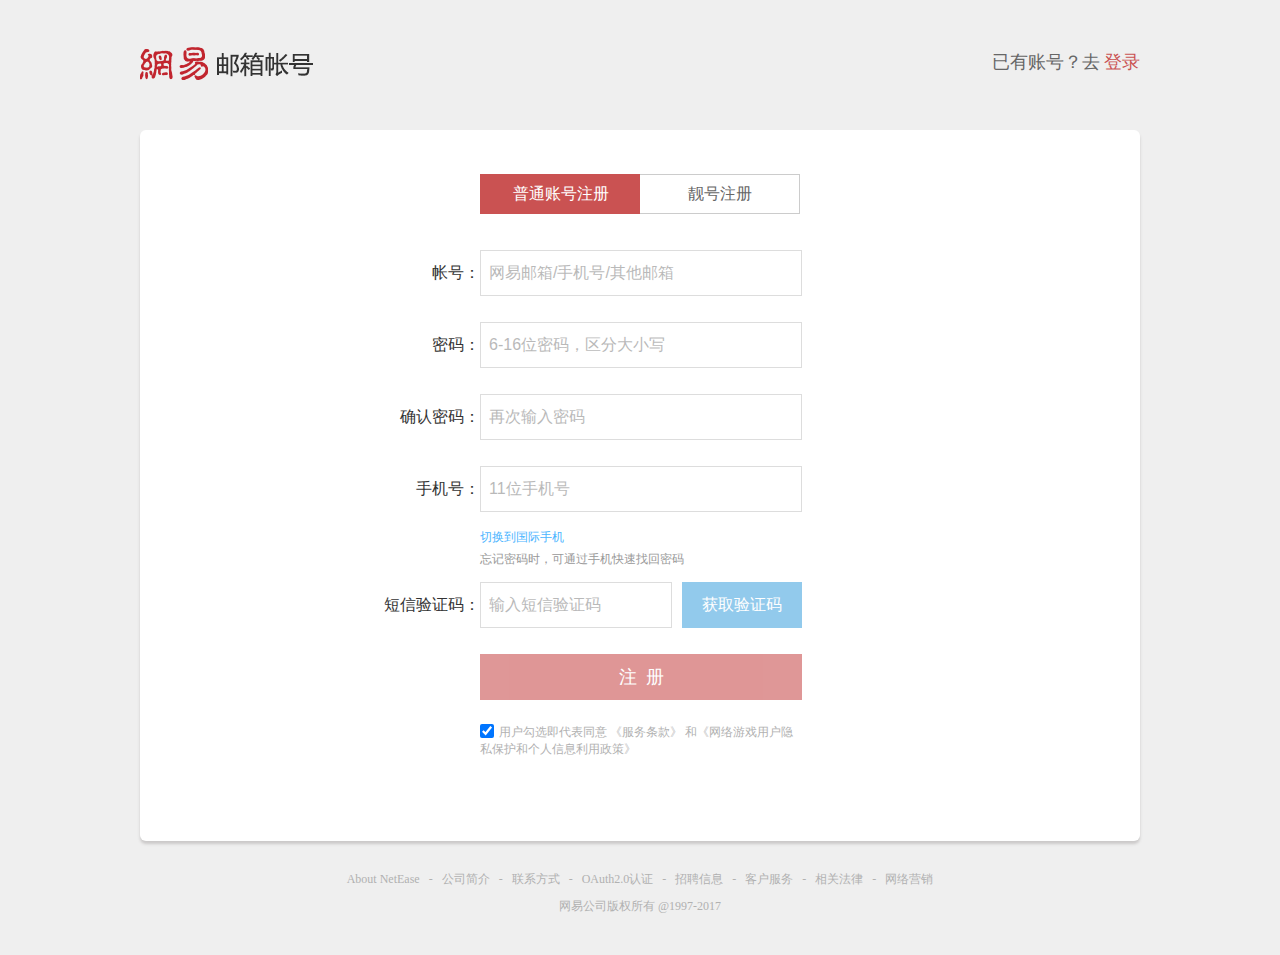
<file: yanxuan/yanxuan/html/register.html>
<!DOCTYPE html>
<html lang="en">
	<head>
		<meta charset="UTF-8">
		<title>注册</title>
		<link rel="stylesheet" type="text/css" href="../css/register.css">
	</head>
	<body>
		<div class="head">
			<div class="frame">	
				<a href="">
					<div class="logo"></div>
				</a>
				<div class="right-tip">
					已有账号？去
					<a href="login.html" id="btn-login">登录</a>
				</div>
			</div>
		</div>
		<div class="reg-page">
			<div class="mode">
				<div class="left">普通账号注册</div>
				<a href="//haoma.163.com/?from=zc" class="right">靓号注册</a>
			</div>
			<form>

				<div class="u-input firstElem">
					<label for="ipt-account" class="u-label">帐号：</label>
					<input type="text" name="email" id="ipt-account" class="i-input" placeholder="网易邮箱/手机号/其他邮箱" value="">
					<div class="u-tip">
						<div class="u-clear"></div>
					</div>
					<table class="popb">
						<tbody>
							<tr>
								<td class="icon">
									<i></i>
								</td>
								<td class="text"></td>
							</tr>
						</tbody>
					</table>
				</div>

				<div class="u-input">
					<label for="ipt-psw" class="u-label">密码：</label>
					<input type="password" name="email" id="ipt-psw" class="i-input" placeholder="6-16位密码，区分大小写" value="">
					<div class="u-tip">
						<div class="u-clear"></div>
					</div>
					<table class="popb">
						<tbody>
							<tr>
								<td class="icon">
									<i></i>
								</td>
								<td class="text"></td>
							</tr>
						</tbody>
					</table>
				</div>

				<div class="u-input">
					<label for="ipt-cfm" class="u-label">确认密码：</label>
					<input type="password" name="email" id="ipt-cfm" class="i-input" placeholder="再次输入密码" value="">
					<div class="u-tip">
						<div class="u-clear"></div>
					</div>
					<table class="popb">
						<tbody>
							<tr>
								<td class="icon">
									<i></i>
								</td>
								<td class="text"></td>
							</tr>
						</tbody>
					</table>
				</div>

				<div class="u-input">
					<label for="ipt-mb" class="u-label">手机号：</label>
					<input type="text" name="email" id="ipt-mb" class="i-input" placeholder="11位手机号" value="">
					<div class="u-tip">
						<div class="u-clear"></div>
					</div>
					<table class="popb">
						<tbody>
							<tr>
								<td class="icon">
									<i></i>
								</td>
								<td class="text"></td>
							</tr>
						</tbody>
					</table>
				</div>

				<div class="u-input u-note">
					<label class="u-label"></label>
					<span class="changephone">切换到国际手机</span>
				</div>

				<div class="u-input u-note">
					<label class="u-label"></label>
					忘记密码时，可通过手机快速找回密码
				</div>

				<div class="u-input">
					<label for="ipt-msg" class="u-label">短信验证码：</label>
					<input type="password" name="email" id="ipt-msg" class="i-input sms" placeholder="输入短信验证码" value="">
					<span class="btn-sms disabled">获取验证码</span>
					<!-- <table class="password err popb">
						<tbody>
							<tr>
								<td class="icon">
									<i></i>
								</td>
								<td class="text">手机格式不正确</td>
							</tr>
						</tbody>
					</table> -->
				</div>

				<div class="u-input">
					<label class="u-label"></label>
					<div class="btn-reg disabled">注&nbsp;&nbsp;册</div>
				</div>

				<div class="u-input">
					<label class="u-label"></label>
					<div class="tip">
						<input id="chkbox" checked="checked" type="checkbox" name="">
						<span>用户勾选即代表同意</span>
						<a target="_blank" href="http://reg.163.com/agreement.shtml">《服务条款》</a>
						和<a target="_blank" href="http://reg.163.com/agreement_game.shtml">《网络游戏用户隐私保护和个人信息利用政策》</a>
					</div>
				</div>
			</form>
		</div>
		<div class="foot">
			<div class="inner">
				<div class="content">
					<p>
						<a href="">About&nbsp;NetEase</a>
						-
						<a href="">公司简介</a>
						-
						<a href="">联系方式</a>
						-
						<a href="">OAuth2.0认证</a>
						-
						<a href="">招聘信息</a>
						-
						<a href="">客户服务</a>
						-
						<a href="">相关法律</a>
						-
						<a href="">网络营销</a>
					</p>
					<p>网易公司版权所有&nbsp;@1997-2017</p>
				</div>
			</div>
		</div>
	</body>
	<script type="text/javascript" src="../js/require.js" data-main="../js/main-reg.js" defer async="true"></script>
</html>
</file>
<file: yanxuan/yanxuan/css/public.css>
* {
  margin: 0;
  padding: 0;
  -moz-box-sizing: border-box;
  -webkit-box-sizing: border-box;
  box-sizing: border-box; }

body {
  color: #333; }
  body .clearFloat {
    clear: both; }
  body img {
    border: 0;
    display: block; }
  body .noBorder {
    border: 0 !important; }
  body .clear:after {
    content: "";
    display: block;
    height: 0;
    clear: both; }
  body .clear {
    zoom: 1; }

/*head-siteNav*/
.g-hd .m-siteNav {
  background: #323232;
  font-size: 12px;
  line-height: 36px;
  min-width: 1090px; }
  .g-hd .m-siteNav .g-row {
    width: 1090px;
    margin: 0 auto; }
    .g-hd .m-siteNav .g-row .declare {
      color: #CBCBCB;
      text-decoration: none; }
    .g-hd .m-siteNav .g-row a {
      float: left;
      display: block; }
    .g-hd .m-siteNav .g-row .m-noticeList {
      float: left;
      width: 242px;
      margin-left: 30px;
      padding-left: 26px;
      background: url(../img/index/notice.gif) no-repeat left center; }
      .g-hd .m-siteNav .g-row .m-noticeList a {
        color: #AE9C79; }
      .g-hd .m-siteNav .g-row .m-noticeList a:hover {
        text-decoration: none; }
.g-hd .right {
  float: right;
  color: #CACACA; }
.g-hd .login {
  margin-right: 20px; }
.g-hd .right a {
  color: #CACACA;
  text-decoration: none; }
.g-hd .right a:hover {
  color: white; }
.g-hd .attitude {
  margin-right: 10px; }
.g-hd .split {
  float: left;
  border-left: 1px solid #5B5B5B;
  height: 16px;
  margin: 10px 10px 10px 0; }
.g-hd .customerServer {
  height: 36px;
  width: 80px;
  float: left;
  position: relative; }
.g-hd .customerText {
  overflow: hidden;
  height: 24px;
  margin-top: 6px;
  line-height: 24px;
  width: 70px;
  padding-right: 5px;
  background: url(../img/index/arrow.png) no-repeat;
  background-position: right -522px; }
.g-hd .customerServer:hover .customerText {
  color: white;
  cursor: pointer;
  background-position: right -212px; }
.g-hd .customerServer:hover .dorpDownMenu {
  display: block; }
.g-hd .dorpDownMenu .arrow-top {
  position: absolute;
  top: -6px;
  left: 32px;
  width: 10px;
  height: 6px;
  background: url(../img/index/arrow-top.png) no-repeat; }
.g-hd .dorpDownMenu {
  z-index: 9;
  top: 36px;
  display: none;
  position: absolute;
  background-color: #fff;
  border: 1px solid #ddd;
  box-shadow: 0 0 3px 0 rgba(0, 0, 0, 0.2); }
.g-hd .dorpDownMenu a {
  float: none;
  display: block;
  margin: 0 13px;
  color: #999;
  text-align: center;
  line-height: 38px;
  border-top: 1px solid #ddd;
  white-space: nowrap;
  cursor: pointer; }
.g-hd .dorpDownMenu a:hover {
  color: #CBCBCB;
  cursor: pointer; }
.g-hd .mobile {
  float: left;
  position: relative;
  height: 36px; }
.g-hd .mobile:hover .dropContain {
  display: block; }
.g-hd .mobile a {
  height: 24px;
  line-height: 24px;
  margin-top: 6px;
  padding-left: 13px;
  background: url(../img/index/phone.png) no-repeat;
  background-position: left -29px; }
.g-hd .dropContain {
  z-index: 10;
  display: none;
  background: white;
  border: 1px solid #ddd;
  box-shadow: 0 0 3px 0 rgba(0, 0, 0, 0.2);
  width: 140px;
  padding-top: 5px;
  top: 36px;
  left: -60px;
  position: absolute;
  text-align: center; }
.g-hd .dropContain .arrow-top {
  position: absolute;
  left: 65px;
  top: -6px;
  width: 10px;
  height: 6px;
  background: url(../img/index/arrow-top.png) no-repeat; }
.g-hd .dropContain img {
  width: 120px;
  margin: 0 auto; }
.g-hd .dropContain span {
  font-size: 12px;
  line-height: 16px;
  color: #b4a078; }
.g-hd .tabWrap {
  height: 204px; }
.g-hd .tab-row {
  width: 1090px;
  height: 183px;
  margin: 0 auto;
  position: relative; }
.g-hd .tab-row .m-img {
  position: absolute;
  display: block;
  top: 26px;
  left: 368px; }
.g-hd .tab-row img {
  margin: 0 auto; }
.g-hd .search {
  float: right;
  margin-top: 64px; }
.g-hd .searchInput {
  float: left;
  border: 0px;
  border-bottom: 1px solid #D8CEBC;
  font-size: 12px;
  line-height: 23px;
  color: #333;
  width: 252px;
  margin-top: 9px;
  height: 23px;
  outline: 0px; }
.g-hd .search-btn {
  cursor: pointer;
  float: left;
  margin-top: 10px;
  width: 20px;
  height: 20px;
  background: url(../img/index/header-secaaba58c8-1eca22b5c2.png) no-repeat;
  background-position: 0 -145px; }
.g-hd .cartBox {
  position: relative;
  float: right;
  margin-left: 20px;
  margin-right: 20px;
  height: 31px;
  width: 23px; }
.g-hd .miniCart {
  position: absolute;
  right: -24px;
  top: 30px;
  z-index: 99;
  padding-top: 10px;
  padding-right: 10px;
  overflow: visible;
  display: none; }
  .g-hd .miniCart .miniCart-wrap {
    position: relative;
    width: 330px;
    height: 328px;
    border: 1px solid #b5a176;
    border-top: 2px solid #d7ccb6;
    background-color: #fff;
    -webkit-box-shadow: 0 0 3px 0 rgba(0, 0, 0, 0.2);
    -moz-box-shadow: 0 0 3px 0 rgba(0, 0, 0, 0.2);
    box-shadow: 0 0 3px 0 rgba(0, 0, 0, 0.2); }
    .g-hd .miniCart .miniCart-wrap .miniCart-bottom {
      position: absolute;
      bottom: 0px;
      left: 0px;
      width: 328px;
      border-top: 1px solid #e7e1d4;
      height: 66px;
      background-color: #f4f0ea; }
      .g-hd .miniCart .miniCart-wrap .miniCart-bottom .totalPrice {
        line-height: 66px;
        font-size: 13px;
        padding-left: 52px;
        color: #999;
        float: left; }
        .g-hd .miniCart .miniCart-wrap .miniCart-bottom .totalPrice span {
          color: #b62628; }
      .g-hd .miniCart .miniCart-wrap .miniCart-bottom .gotoCart {
        float: right; }
        .g-hd .miniCart .miniCart-wrap .miniCart-bottom .gotoCart .gotoCart-btn {
          font-size: 13px;
          margin-right: 30px;
          display: block;
          width: 110px;
          height: 36px;
          line-height: 36px;
          margin-top: 15px;
          color: #fff;
          border: 1px solid #b4a078;
          background-color: #b4a078;
          text-align: center;
          text-decoration: none;
          border-radius: 3px;
          -webkit-border-radius: 3px;
          -moz-border-radius: 3px; }
    .g-hd .miniCart .miniCart-wrap .top-triangle {
      top: -6px;
      border-bottom: 8px solid #fff;
      position: absolute;
      right: 14px;
      width: 0;
      height: 0;
      border-left: 8px solid transparent;
      border-right: 8px solid transparent; }
    .g-hd .miniCart .miniCart-wrap .first-child {
      top: -8px;
      border-bottom: 8px solid #d7ccb6; }
    .g-hd .miniCart .miniCart-wrap .goodsList {
      margin: 14px 2px 0 0;
      height: 244px;
      width: 100%;
      overflow: auto; }
      .g-hd .miniCart .miniCart-wrap .goodsList p {
        float: left; }
      .g-hd .miniCart .miniCart-wrap .goodsList .title {
        max-width: 140px;
        font-size: 14px;
        line-height: 14px;
        padding: 12px 0 11px;
        white-space: nowrap;
        overflow: hidden;
        text-overflow: ellipsis; }
      .g-hd .miniCart .miniCart-wrap .goodsList .prop {
        max-width: 84px;
        white-space: nowrap;
        overflow: hidden;
        text-overflow: ellipsis;
        display: block;
        color: #999;
        font-size: 11px;
        line-height: 12px; }
      .g-hd .miniCart .miniCart-wrap .goodsList .goods-price {
        width: 50px;
        text-align: right;
        font-size: 11px;
        color: #b62628;
        margin-top: 14px;
        line-height: 11px; }
      .g-hd .miniCart .miniCart-wrap .goodsList .goods-num {
        margin-left: 14px;
        margin-top: 1px;
        display: block;
        color: #999;
        font-size: 11px;
        line-height: 11px;
        float: left; }
      .g-hd .miniCart .miniCart-wrap .goodsList li {
        overflow: hidden;
        position: relative;
        margin-left: 15px;
        margin-bottom: 10px; }
      .g-hd .miniCart .miniCart-wrap .goodsList img {
        float: left;
        width: 60px;
        height: 60px;
        background-color: #f4f4f4; }
      .g-hd .miniCart .miniCart-wrap .goodsList span {
        float: left; }
      .g-hd .miniCart .miniCart-wrap .goodsList .content {
        float: left;
        padding-left: 10px; }
      .g-hd .miniCart .miniCart-wrap .goodsList .btn-del {
        position: absolute;
        display: block;
        width: 30px;
        height: 30px;
        text-align: center;
        right: 20px;
        top: 11px;
        color: #AAA;
        cursor: pointer;
        z-index: 1000;
        line-height: 20px; }
      .g-hd .miniCart .miniCart-wrap .goodsList .btn-del:hover {
        color: #666; }
.g-hd .cart-img {
  display: inline-block;
  margin-top: 9px;
  margin-right: 5px;
  width: 23px;
  height: 23px;
  background: url(../img/index/cart-s60a1b1ed02-13bd136ac9.png) no-repeat;
  background-position: 0 -33px; }
.g-hd .cart-num {
  position: absolute;
  width: 18px;
  height: 18px;
  border-radius: 9px;
  -webkit-border-radius: 9px;
  -ms-border-radius: 9px;
  -moz-border-radius: 9px;
  background-color: #D3272C;
  text-align: center;
  color: white;
  font-size: 12px;
  line-height: 18px;
  right: -10px;
  top: 2px; }
.g-hd .tab-nav {
  float: left;
  width: 1090px;
  height: 30px;
  margin: 0 auto;
  margin-top: 56px;
  position: relative;
  vertical-align: middle; }
.g-hd .m-tabNav {
  margin-top: 1px; }
  .g-hd .m-tabNav .first {
    line-height: 14px; }
.g-hd .nav-item {
  float: left;
  position: relative;
  list-style: none;
  padding: 6px 26px 0;
  font-weight: 700;
  font-size: 14px; }
.g-hd .nav-item a {
  box-sizing: content-box;
  display: inline-block;
  text-decoration: none;
  color: #000;
  line-height: 14px; }
.g-hd .nav-item .nav-sort {
  display: block;
  height: 14px;
  margin-bottom: 3px; }
.g-hd .m-tabNav {
  height: 30px; }
.g-hd .nav-item .active {
  color: #b4a078;
  border-bottom: 3px solid #b4a078;
  z-index: 2;
  display: block;
  padding-bottom: 6px; }
.g-hd .tab-nav .first {
  margin-left: 12px;
  padding-left: 30px; }
.g-hd .tab-nav .split {
  list-style: none;
  float: left;
  border-left: 1px solid #ccc;
  height: 20px;
  padding: 0;
  vertical-align: middle;
  display: inline-block;
  margin-top: 3px; }
.g-hd .cartList-frame {
  display: none;
  background: white;
  position: absolute;
  top: 30px;
  padding-top: 36px;
  box-shadow: 0 3px 3px 0 rgba(0, 0, 0, 0.2);
  z-index: 11; }
.g-hd .cart-list {
  width: 930px;
  text-align: center;
  font-weight: 700;
  font-size: 14px;
  margin: 0 auto;
  overflow: hidden; }
  .g-hd .cart-list .item {
    position: relative;
    float: left;
    margin-right: 66px;
    margin-bottom: 30px;
    vertical-align: middle;
    width: 76px;
    list-style: none; }
  .g-hd .cart-list .last {
    margin-right: 0px; }
  .g-hd .cart-list .item p {
    margin-top: 12px; }
  .g-hd .cart-list .item:hover p {
    color: #b4a078; }
.g-hd .float-frame {
  opacity: 0;
  position: fixed;
  width: 100%;
  top: 0;
  z-index: 20;
  background-color: white;
  box-shadow: 0 3px 3px 0 rgba(0, 0, 0, 0.2); }
  .g-hd .float-frame .floatHd {
    width: 1090px;
    margin: 0 auto;
    height: 60px; }
    .g-hd .float-frame .floatHd > div {
      float: left; }
    .g-hd .float-frame .floatHd .left {
      position: relative; }
      .g-hd .float-frame .floatHd .left a {
        width: 105px;
        height: 35px;
        background: url("../img/index/header-secaaba58c8-1eca22b5c2.png") no-repeat;
        background-position: 0 -70px;
        position: absolute;
        z-index: 4;
        top: 13px;
        left: 5px;
        display: block; }
    .g-hd .float-frame .floatHd .center {
      margin-top: 15px;
      margin-left: 126px; }
      .g-hd .float-frame .floatHd .center .nav-item {
        padding-right: 20px; }
      .g-hd .float-frame .floatHd .center .first {
        height: 23px; }
        .g-hd .float-frame .floatHd .center .first a {
          display: block; }
    .g-hd .float-frame .floatHd .right {
      float: right; }
      .g-hd .float-frame .floatHd .right a {
        line-height: 60px;
        font-size: 12px;
        color: #666;
        margin-right: 20px;
        float: left;
        text-decoration: none; }
      .g-hd .float-frame .floatHd .right .second {
        margin-right: 0; }
      .g-hd .float-frame .floatHd .right a:hover {
        color: #666; }
      .g-hd .float-frame .floatHd .right .cart {
        margin-top: 8px;
        padding-left: 0px;
        width: auto; }
      .g-hd .float-frame .floatHd .right .cartBox .cart-num {
        right: -7px;
        top: 13px; }
      .g-hd .float-frame .floatHd .right .cartBox .miniCart {
        top: 40px;
        color: #333; }
.g-hd .scroll-frame {
  position: fixed;
  bottom: 100px;
  z-index: 99;
  right: 0;
  background-color: white; }
  .g-hd .scroll-frame .first {
    position: absolute;
    top: -150px;
    right: 0; }
  .g-hd .scroll-frame .scroll-item {
    display: block;
    width: 72px;
    height: 82px;
    background-color: #fff;
    color: #666;
    text-align: center;
    line-height: 1;
    cursor: pointer;
    padding-top: 14px;
    position: relative; }
    .g-hd .scroll-frame .scroll-item i {
      display: inline-block;
      background-image: url("../img/index/icon-yxfixedtool-s738be67ba8-5bfa300caa.png"); }
  .g-hd .scroll-frame #m-btn-top {
    background-color: white;
    display: none;
    position: absolute;
    top: 248px; }
  .g-hd .scroll-frame #btn-top {
    height: 60px; }
  .g-hd .scroll-frame span {
    display: block;
    line-height: 20px;
    font-size: 14px;
    margin: 8px auto 0;
    position: relative; }
  .g-hd .scroll-frame .border {
    display: block;
    width: 60px;
    border-bottom: 1px solid #eaeaea;
    margin: 0 auto; }
  .g-hd .scroll-frame a {
    text-decoration: none; }
  .g-hd .scroll-frame a:hover span {
    color: #B4A078; }
  .g-hd .scroll-frame .newCustomer {
    background-position: 0 -297px;
    height: 29px;
    width: 28px; }
  .g-hd .scroll-frame .download {
    background-position: 0 -168px;
    height: 30px;
    width: 20px; }
  .g-hd .scroll-frame .onlineService {
    background-position: 0 -87px;
    height: 31px;
    width: 32px; }
  .g-hd .scroll-frame .backTop {
    background-position: 0 -233px;
    height: 15px;
    width: 24px; }
  .g-hd .scroll-frame .btn-new:hover i {
    background-position: 0 -258px; }
  .g-hd .scroll-frame .btn-down:hover i {
    background-position: 0 -128px; }
  .g-hd .scroll-frame .btn-online:hover i {
    background-position: 0 -46px; }
  .g-hd .scroll-frame #btn-top:hover i {
    background-position: 0 -208px; }

.m-componentFoot {
  height: 503px; }
  .m-componentFoot .m-c-item {
    width: 33.33333%;
    height: 204px;
    float: left;
    border-left: 1px solid #e9e9e9; }
  .m-componentFoot .m-c-foot1 {
    padding-top: 60px;
    padding-bottom: 34px;
    background-color: #fff;
    border-top: 1px solid #e8e8e8; }
    .m-componentFoot .m-c-foot1 .m-c-row {
      width: 1090px;
      margin: 0 auto;
      position: relative; }
      .m-componentFoot .m-c-foot1 .m-c-row .first {
        border-left: 0; }
      .m-componentFoot .m-c-foot1 .m-c-row .c-item-hd {
        font-size: 16px;
        font-weight: 400;
        margin-bottom: 28px;
        line-height: 1; }
      .m-componentFoot .m-c-foot1 .m-c-row .tel-service {
        text-align: center;
        line-height: 1; }
        .m-componentFoot .m-c-foot1 .m-c-row .tel-service .c-item-phone {
          margin-top: 25px;
          font-size: 26px; }
        .m-componentFoot .m-c-foot1 .m-c-row .tel-service .c-item-date {
          margin-top: 15px;
          margin-bottom: 35px;
          font-size: 14px; }
        .m-componentFoot .m-c-foot1 .m-c-row .tel-service .c-item-btn {
          color: #333;
          display: inline-block;
          text-decoration: none;
          border-radius: 2px;
          -moz-border-radius: 2px;
          -webkit-border-radius: 2px;
          width: 100px;
          height: 28px;
          font-size: 14px;
          line-height: 26px;
          background-color: #fff;
          border: 1px solid #666; }
        .m-componentFoot .m-c-foot1 .m-c-row .tel-service .c-item-btn:hover {
          color: white;
          background-color: #414141; }
        .m-componentFoot .m-c-foot1 .m-c-row .tel-service .last {
          margin-left: 8px; }
      .m-componentFoot .m-c-foot1 .m-c-row .whatIsYx {
        text-align: center;
        padding: 0 37px;
        line-height: 1; }
        .m-componentFoot .m-c-foot1 .m-c-row .whatIsYx .c-item-desc {
          text-align: left;
          font-size: 13px;
          line-height: 23px;
          margin-bottom: 22px; }
      .m-componentFoot .m-c-foot1 .m-c-row .followUs {
        padding: 0 37px;
        line-height: 1;
        text-align: left; }
        .m-componentFoot .m-c-foot1 .m-c-row .followUs p {
          margin-right: 15px;
          margin-bottom: 0;
          font-size: 14px;
          line-height: 32px;
          float: left; }
      .m-componentFoot .m-c-foot1 .m-c-row .followWayList {
        float: left; }
      .m-componentFoot .m-c-foot1 .m-c-row .followWay-item {
        float: left;
        margin-right: 15px;
        position: relative;
        padding-bottom: 10px; }
      .m-componentFoot .m-c-foot1 .m-c-row .followWay-item:hover .c-item-wrap {
        display: block; }
      .m-componentFoot .m-c-foot1 .m-c-row .c-item-wrap {
        display: none;
        left: -46px;
        top: 44px;
        position: absolute;
        background-color: #fff;
        border: 1px solid #ddd;
        padding: 10px;
        -webkit-box-shadow: 0 0 3px 0 rgba(0, 0, 0, 0.2);
        -moz-box-shadow: 0 0 3px 0 rgba(0, 0, 0, 0.2);
        box-shadow: 0 0 3px 0 rgba(0, 0, 0, 0.2); }
        .m-componentFoot .m-c-foot1 .m-c-row .c-item-wrap img {
          width: 103px;
          height: 103px; }
      .m-componentFoot .m-c-foot1 .m-c-row i {
        display: block;
        position: absolute;
        top: -7px;
        right: 0;
        left: 0;
        margin: auto;
        background-position: 0 -336px;
        height: 7px;
        width: 12px;
        background-image: url(../img/index/arrow2.png); }
      .m-componentFoot .m-c-foot1 .m-c-row .AppDownload {
        text-align: center; }
        .m-componentFoot .m-c-foot1 .m-c-row .AppDownload img {
          display: inline-block;
          width: 104px;
          height: 104px;
          margin-bottom: 4px; }
        .m-componentFoot .m-c-foot1 .m-c-row .AppDownload .c-item-tip {
          color: #b4a078;
          font-size: 12px;
          margin-top: 3px; }
  .m-componentFoot .m-c-foot2 {
    height: 204px;
    padding-top: 37px;
    background-color: #414141; }
    .m-componentFoot .m-c-foot2 .m-c-row {
      width: 1090px;
      margin: 0 auto;
      position: relative; }
    .m-componentFoot .m-c-foot2 .m-c-siteEnsure {
      margin-bottom: 30px;
      list-style: none; }
      .m-componentFoot .m-c-foot2 .m-c-siteEnsure .se-item {
        float: left;
        width: 33.333333%;
        text-align: center; }
        .m-componentFoot .m-c-foot2 .m-c-siteEnsure .se-item .item-inner {
          color: #fff;
          font-size: 18px;
          line-height: 51px;
          display: inline-block;
          vertical-align: middle;
          overflow: hidden; }
          .m-componentFoot .m-c-foot2 .m-c-siteEnsure .se-item .item-inner img {
            float: left;
            margin-right: 17px; }
          .m-componentFoot .m-c-foot2 .m-c-siteEnsure .se-item .item-inner p {
            float: left; }
    .m-componentFoot .m-c-foot2 .m-c-hr {
      height: 1px;
      margin-bottom: 27px;
      background-color: #4f4f4f;
      border: 0; }
    .m-componentFoot .m-c-foot2 .m-c-siteInfo {
      text-align: center;
      color: #999;
      position: relative;
      font-size: 12px; }
      .m-componentFoot .m-c-foot2 .m-c-siteInfo .si-nav {
        margin-bottom: 4px; }
      .m-componentFoot .m-c-foot2 .m-c-siteInfo .nav-text {
        color: #999;
        text-decoration: none; }
      .m-componentFoot .m-c-foot2 .m-c-siteInfo .nav-split {
        margin: auto 13px; }
      .m-componentFoot .m-c-foot2 .m-c-siteInfo .admin {
        display: block;
        width: 36px;
        position: absolute;
        right: 140px;
        top: -4px;
        text-decoration: none; }
        .m-componentFoot .m-c-foot2 .m-c-siteInfo .admin img {
          width: 36px;
          height: 39px; }
</file>
<file: yanxuan/yanxuan/css/public2.css>
@charset "utf-8";
body, dd, div, dl, dt, fieldset, form, h1, h2, h3, h4, h5, h6, html, li, map, ol, p, pre, table, td, th, ul{margin: 0;padding: 0;}
body,button,code,input,select,textarea{font-family: "microsoft yahei","微软雅黑",verdana;color: #333;}
.f-fz12,body{font-size: 12px;}
img{border: 0;vertical-align: top;}
a{text-decoration: none;color: #666;}
li{list-style: none;}
input{ border: 0; outline: none;}
em{font-style: normal;}
i{font-style: italic}
.clear:after{ content: "."; clear: both; overflow: hidden; display: block;height: 0; visibility: hidden;}
.clear{ zoom: 1;}
.pb_TopBox {
  background: #333; }
  .pb_TopBox .pb_Top {
    width: 1090px;
    line-height: 36px;
    height: 36px;
    margin: 0 auto;
    position: relative; }
    .pb_TopBox .pb_Top .pb_Top_l {
      line-height: 36px;
      color: #ccc;
      float: left; }
    .pb_TopBox .pb_Top a {
      color: #ccc; }
      .pb_TopBox .pb_Top a:hover {
        color: #fff; }
    .pb_TopBox .pb_Top .pb_Top_r {
      float: right; }
      .pb_TopBox .pb_Top .pb_Top_r div {
        float: left;
        padding-left: 10px; }
        .pb_TopBox .pb_Top .pb_Top_r div span {
          color: #5c5c5c; }
      .pb_TopBox .pb_Top .pb_Top_r .kf {
        position: relative; }
        .pb_TopBox .pb_Top .pb_Top_r .kf .iphone {
          position: absolute;
          background: #fff;
          top: 120px;
          left: 75px;
          width: 120px;
          box-shadow: 0 1px 1px 1px rgba(0, 0, 0, 0.1);
          z-index: 101;
          z-index: 80; }
          .pb_TopBox .pb_Top .pb_Top_r .kf .iphone p {
            font-size: 14px;
            width: 100%;
            text-align: center;
            color: gray;
            line-height: 18px;
            margin-top: 10px; }
          .pb_TopBox .pb_Top .pb_Top_r .kf .iphone em {
            display: inline-block;
            width: 100%;
            text-align: center;
            color: #ccc;
            line-height: 18px; }
        .pb_TopBox .pb_Top .pb_Top_r .kf .list {
          padding: 4px 0;
          position: absolute;
          top: 36px;
          left: 0;
          background: #fff;
          box-shadow: 0 2px 2px 2px rgba(0, 0, 0, 0.1);
          text-align: center;
          z-index: 1000; }
          .pb_TopBox .pb_Top .pb_Top_r .kf .list .last {
            border: 0; }
          .pb_TopBox .pb_Top .pb_Top_r .kf .list .SW {
            border-top: 1px solid #ccc; }
          .pb_TopBox .pb_Top .pb_Top_r .kf .list .call {
            text-indent: 10px;
            border: 0; }
            .pb_TopBox .pb_Top .pb_Top_r .kf .list .call i {
              font-style: normal;
              transform: rotate(90deg);
              margin-left: 4px; }
          .pb_TopBox .pb_Top .pb_Top_r .kf .list a {
            display: inline-block;
            margin-left: -6px;
            color: gray;
            padding: 0 4px;
            border-bottom: 1px solid #ccc; }
            .pb_TopBox .pb_Top .pb_Top_r .kf .list a:hover {
              color: orange; }
        .pb_TopBox .pb_Top .pb_Top_r .kf a i {
          background: url(../images/bgicon.png) no-repeat;
          height: 5px;
          width: 11px;
          background-position: 0 -321px;
          display: inline-block;
          font-style: normal;
          overflow: hidden; }
        .pb_TopBox .pb_Top .pb_Top_r .kf a:hover i {
          transform: rotate(180deg); }
      .pb_TopBox .pb_Top .pb_Top_r .APP {
        position: relative; }
        .pb_TopBox .pb_Top .pb_Top_r .APP .QR {
          position: absolute;
          background: #fff;
          top: 36px;
          left: 0;
          padding: 10px;
          z-index: 102;
          width: 138px;
          text-align: center;
          box-shadow: 0 0 3px 0 rgba(0, 0, 0, 0.2); }
          .pb_TopBox .pb_Top .pb_Top_r .APP .QR p {
            color: #b4a078;
            word-break: break-all; }
        .pb_TopBox .pb_Top .pb_Top_r .APP i {
          background: url(../images/bgicon.png) no-repeat;
          height: 16px;
          width: 11px;
          background-position: 0 0;
          display: inline-block;
          font-style: normal;
          overflow: hidden;
          float: left;
          margin-top: 12px;
          margin-right: 2px; }
  .pb_TopBox .pb_Bottom {
    height: 204px;
    background: #fff;
    box-shadow: 0 0 3px 0 rgba(0, 0, 0, 0.2); }
    .pb_TopBox .pb_Bottom .wrap {
      height: 100%;
      width: 1090px;
      margin: 0 auto;
      position: relative; }
      .pb_TopBox .pb_Bottom .wrap .bigText {
        position: absolute;
        top: 50px;
        left: 455px; }
        .pb_TopBox .pb_Bottom .wrap .bigText i {
          font-style: normal;
          background: url(../images/bgicon.png) no-repeat;
          background-position: 0 -146px;
          width: 180px;
          height: 60px;
          display: inline-block;
          overflow: hidden;
          vertical-align: top;
          font-size: 12px;
          word-spacing: normal;
          letter-spacing: normal; }
      .pb_TopBox .pb_Bottom .wrap .shopCar {
        position: relative;
        margin-top: 65px;
        margin-left: 20px;
        margin-right: 9px;
        float: right; }
        .pb_TopBox .pb_Bottom .wrap .shopCar .shopCar_con {
          position: relative;
          cursor: pointer;
          width: 34px;
          height: 32px; }
          .pb_TopBox .pb_Bottom .wrap .shopCar .shopCar_con .num {
            position: absolute;
            top: 0;
            right: 0;
            color: #fff;
            text-align: center;
            line-height: 20px;
            z-index: 1;
            font-style: normal;
            background: url(../images/bgicon.png) no-repeat;
            background-position: 0 -51px;
            height: 19px;
            width: 19px;
            display: inline-block;
            overflow: hidden;
            vertical-align: top;
            font-size: 12px;
            word-spacing: normal;
            letter-spacing: normal; }
          .pb_TopBox .pb_Bottom .wrap .shopCar .shopCar_con .cart {
            position: absolute;
            bottom: 0;
            left: 0;
            display: inline-block;
            overflow: hidden;
            vertical-align: top;
            font-size: 12px;
            word-spacing: normal;
            letter-spacing: normal;
            background: url(../images/bgicon.png) no-repeat;
            background-position: 0 -113px;
            height: 23px;
            width: 23px; }
      .pb_TopBox .pb_Bottom .wrap .search {
        position: relative;
        margin-top: 75px;
        float: right;
        width: 227px;
        height: 22px; }
        .pb_TopBox .pb_Bottom .wrap .search .searchInput {
          position: absolute;
          left: 0;
          top: 0;
          z-index: 1;
          display: block;
          height: 22px;
          line-height: 22px;
          border: 0;
          border-bottom: 1px solid #D8CEBC;
          font-size: 12px;
          width: 200px;
          outline: 0;
          overflow: hidden;
          background: 0 0; }
        .pb_TopBox .pb_Bottom .wrap .search .keyWord {
          position: absolute;
          top: 5px;
          left: 11px;
          color: #999;
          line-height: 1;
          cursor: text;
          touch-action: none;
          pointer-events: none;
          white-space: nowrap;
          overflow: hidden;
          width: 180px;
          text-overflow: ellispsis; }
        .pb_TopBox .pb_Bottom .wrap .search .btn {
          width: 20px;
          cursor: pointer;
          float: right; }
          .pb_TopBox .pb_Bottom .wrap .search .btn .icon-search {
            font-style: normal;
            background: url(../images/bgicon.png) no-repeat;
            display: inline-block;
            overflow: hidden;
            vertical-align: top;
            font-size: 12px;
            word-spacing: normal;
            letter-spacing: normal;
            background-position: 0 -291px;
            height: 20px;
            width: 20px; }
      .pb_TopBox .pb_Bottom .wrap .tabNav {
        line-height: 1;
        font-weight: 700;
        position: absolute;
        height: 30px;
        bottom: 21px;
        width: 1519px; }
        .pb_TopBox .pb_Bottom .wrap .tabNav li {
          list-style: none; }
        .pb_TopBox .pb_Bottom .wrap .tabNav .first {
          margin-left: 0; }
        .pb_TopBox .pb_Bottom .wrap .tabNav .item {
          float: left;
          padding: 6px 26px 0;
          font-size: 14px; }
          .pb_TopBox .pb_Bottom .wrap .tabNav .item a {
            display: block;
            padding-bottom: 6px;
            color: #000;
            cursor: pointer; }
            .pb_TopBox .pb_Bottom .wrap .tabNav .item a:hover {
              color: #b4a078;
              border-bottom: 3px solid #b4a078; }
          .pb_TopBox .pb_Bottom .wrap .tabNav .item .tabNav-dropdown {
            position: absolute;
            top: 29px;
            left: 0;
            width: 100%;
            padding-left: 40%;
            background-color: transparent; }
            .pb_TopBox .pb_Bottom .wrap .tabNav .item .tabNav-dropdown .tabNav-dropdown-card {
              position: relative;
              padding-top: 33px;
              background: #fff;
              text-align: center;
              box-shadow: 0 2px 2px 0 rgba(0, 0, 0, 0.2); }
              .pb_TopBox .pb_Bottom .wrap .tabNav .item .tabNav-dropdown .tabNav-dropdown-card .cardList {
                display: inline-block;
                white-space: nowrap;
                width: 930px; }
                .pb_TopBox .pb_Bottom .wrap .tabNav .item .tabNav-dropdown .tabNav-dropdown-card .cardList li {
                  list-style: none;
                  display: list-item; }
                .pb_TopBox .pb_Bottom .wrap .tabNav .item .tabNav-dropdown .tabNav-dropdown-card .cardList .cardList-item {
                  float: left;
                  margin-bottom: 30px;
                  vertical-align: middle;
                  width: 44px;
                  text-align: -webkit-match-parent; }
                  .pb_TopBox .pb_Bottom .wrap .tabNav .item .tabNav-dropdown .tabNav-dropdown-card .cardList .cardList-item a {
                    color: #333;
                    text-align: center; }
                  .pb_TopBox .pb_Bottom .wrap .tabNav .item .tabNav-dropdown .tabNav-dropdown-card .cardList .cardList-item .subCate {
                    display: block; }
                    .pb_TopBox .pb_Bottom .wrap .tabNav .item .tabNav-dropdown .tabNav-dropdown-card .cardList .cardList-item .subCate:hover {
                      border: 0; }
                      .pb_TopBox .pb_Bottom .wrap .tabNav .item .tabNav-dropdown .tabNav-dropdown-card .cardList .cardList-item .subCate:hover .subCate-icon-text {
                        color: #b4a078; }
                    .pb_TopBox .pb_Bottom .wrap .tabNav .item .tabNav-dropdown .tabNav-dropdown-card .cardList .cardList-item .subCate .subCate-icon {
                      height: 44px;
                      width: 44px;
                      border: 0;
                      vertical-align: top;
                      box-sizing: border-box; }
                    .pb_TopBox .pb_Bottom .wrap .tabNav .item .tabNav-dropdown .tabNav-dropdown-card .cardList .cardList-item .subCate .subCate-icon-text {
                      font-size: 14px;
                      line-height: 1;
                      width: 100%;
                      padding-top: 10px;
                      text-align: center; }
        .pb_TopBox .pb_Bottom .wrap .tabNav .split {
          border-left: 1px solid #ccc;
          height: 20px;
          margin-top: 3px;
          float: left; }
        .pb_TopBox .pb_Bottom .wrap .tabNav .last {
          padding-right: 0; }

.pb_docfoot {
  height: 503px; }
  .pb_docfoot .pb_docfoot_box {
    clear: both;
    padding-top: 0; }
    .pb_docfoot .pb_docfoot_box .ft1 {
      padding-top: 60px;
      padding-bottom: 34px;
      background: #fff;
      border-top: 1px solid #e8e8e8; }
      .pb_docfoot .pb_docfoot_box .ft1 .row {
        width: 1090px;
        margin: 0 auto;
        position: relative;
        display: table;
        content: ""; }
        .pb_docfoot .pb_docfoot_box .ft1 .row .cp-item:first-child {
          border-left: 0; }
        .pb_docfoot .pb_docfoot_box .ft1 .row .cp-item {
          width: 33%;
          height: 204px;
          float: left;
          border-left: 1px solid #e9e9e9; }
          .pb_docfoot .pb_docfoot_box .ft1 .row .cp-item .serviceTel {
            text-align: center;
            line-height: 1; }
            .pb_docfoot .pb_docfoot_box .ft1 .row .cp-item .serviceTel .hd {
              font-size: 16px;
              font-weight: 400;
              margin-bottom: 28px;
              line-height: 1; }
            .pb_docfoot .pb_docfoot_box .ft1 .row .cp-item .serviceTel .phone {
              margin-top: 25px;
              font-size: 26px; }
            .pb_docfoot .pb_docfoot_box .ft1 .row .cp-item .serviceTel .datetime {
              margin-top: 15px;
              margin-bottom: 35px;
              font-size: 14px; }
            .pb_docfoot .pb_docfoot_box .ft1 .row .cp-item .serviceTel .feedbackBtn {
              margin-right: 12px;
              border-radius: 2px;
              width: 96px;
              height: 28px;
              padding: 0;
              vertical-align: middle;
              line-height: 26px;
              font-size: 12px;
              text-align: center;
              color: #333;
              cursor: pointer;
              border: 1px solid #ccc;
              background: #f5f5f5;
              display: inline-block;
              overflow: hidden;
              word-spacing: normal;
              width: 100px;
              height: 28px;
              font-size: 14px;
              line-height: 26px;
              background: #fff;
              border: 1px solid #666; }
            .pb_docfoot .pb_docfoot_box .ft1 .row .cp-item .serviceTel .kefuBtn {
              border-radius: 2px;
              width: 96px;
              height: 28px;
              padding: 0;
              vertical-align: middle;
              line-height: 26px;
              font-size: 12px;
              text-align: center;
              color: #333;
              cursor: pointer;
              border: 1px solid #ccc;
              background: #f5f5f5;
              display: inline-block;
              overflow: hidden;
              word-spacing: normal;
              width: 100px;
              height: 28px;
              font-size: 14px;
              line-height: 26px;
              background: #fff;
              border: 1px solid #666; }
          .pb_docfoot .pb_docfoot_box .ft1 .row .cp-item .whatIsYX {
            padding: 0 37px;
            text-align: center;
            line-height: 1; }
            .pb_docfoot .pb_docfoot_box .ft1 .row .cp-item .whatIsYX .hd {
              font-size: 16px;
              font-weight: 400;
              margin-bottom: 28px;
              line-height: 1; }
            .pb_docfoot .pb_docfoot_box .ft1 .row .cp-item .whatIsYX .desc {
              text-align: left;
              font-size: 13px;
              line-height: 23px;
              margin-bottom: 22px; }
          .pb_docfoot .pb_docfoot_box .ft1 .row .cp-item .followUS {
            padding: 0 37px;
            line-height: 1;
            text-align: left; }
            .pb_docfoot .pb_docfoot_box .ft1 .row .cp-item .followUS .title {
              margin-right: 15px;
              margin-bottom: 0;
              font-size: 14px;
              line-height: 32px;
              float: left; }
            .pb_docfoot .pb_docfoot_box .ft1 .row .cp-item .followUS .followList {
              float: left; }
              .pb_docfoot .pb_docfoot_box .ft1 .row .cp-item .followUS .followList .left {
                float: left;
                margin-right: 15px;
                position: relative;
                padding-bottom: 10px; }
                .pb_docfoot .pb_docfoot_box .ft1 .row .cp-item .followUS .followList .left img {
                  border: 0;
                  vertical-align: top; }
                .pb_docfoot .pb_docfoot_box .ft1 .row .cp-item .followUS .followList .left .bd {
                  position: absolute;
                  top: 38px;
                  left: -47px;
                  width: 123px;
                  padding-top: 5px; }
                  .pb_docfoot .pb_docfoot_box .ft1 .row .cp-item .followUS .followList .left .bd .wrap {
                    position: relative;
                    background-color: #fff;
                    border: 1px solid #ddd;
                    padding: 10px;
                    box-shadow: 0 0 3px 0 rgba(0, 0, 0, 0.2); }
                    .pb_docfoot .pb_docfoot_box .ft1 .row .cp-item .followUS .followList .left .bd .wrap .imgQR {
                      width: 103px;
                      height: 103px; }
                    .pb_docfoot .pb_docfoot_box .ft1 .row .cp-item .followUS .followList .left .bd .wrap .shadow {
                      display: block;
                      position: absolute;
                      top: -7px;
                      right: 0;
                      left: 0;
                      margin: auto; }
          .pb_docfoot .pb_docfoot_box .ft1 .row .cp-item .AppDownload {
            text-align: center; }
            .pb_docfoot .pb_docfoot_box .ft1 .row .cp-item .AppDownload .hd {
              font-size: 16px;
              font-weight: 400;
              margin-bottom: 28px;
              line-height: 1; }
            .pb_docfoot .pb_docfoot_box .ft1 .row .cp-item .AppDownload .footQRcode {
              display: inline-block; }
            .pb_docfoot .pb_docfoot_box .ft1 .row .cp-item .AppDownload .tip {
              color: #b4a078;
              font-size: 12px;
              margin-top: 3px; }
    .pb_docfoot .pb_docfoot_box .ft2 {
      height: 204px;
      padding-top: 37px;
      background: #414141;
      box-sizing: border-box; }
      .pb_docfoot .pb_docfoot_box .ft2 .cp-row {
        width: 1090px;
        margin: 0 auto;
        position: relative;
        overflow: hidden; }
        .pb_docfoot .pb_docfoot_box .ft2 .cp-row .ensure {
          margin-bottom: 30px !important;
          overflow: hidden; }
          .pb_docfoot .pb_docfoot_box .ft2 .cp-row .ensure .item {
            float: left;
            width: 33%;
            text-align: center; }
            .pb_docfoot .pb_docfoot_box .ft2 .cp-row .ensure .item img {
              border: 0;
              vertical-align: top; }
            .pb_docfoot .pb_docfoot_box .ft2 .cp-row .ensure .item .inner {
              color: #fff;
              font-size: 18px;
              line-height: 51px;
              display: inline-block;
              vertical-align: middle; }
              .pb_docfoot .pb_docfoot_box .ft2 .cp-row .ensure .item .inner .icon {
                float: left;
                margin-right: 17px; }
              .pb_docfoot .pb_docfoot_box .ft2 .cp-row .ensure .item .inner .text {
                float: left; }
        .pb_docfoot .pb_docfoot_box .ft2 .cp-row .hr {
          height: 1px;
          margin-bottom: 27px;
          background: #4f4f4f;
          border: 0; }
        .pb_docfoot .pb_docfoot_box .ft2 .cp-row .siteInfo {
          text-align: center;
          color: #999;
          position: relative; }
          .pb_docfoot .pb_docfoot_box .ft2 .cp-row .siteInfo .nav .text {
            color: #999; }
          .pb_docfoot .pb_docfoot_box .ft2 .cp-row .siteInfo .nav .split {
            margin: auto 13px; }
          .pb_docfoot .pb_docfoot_box .ft2 .cp-row .siteInfo .shield {
            display: block;
            width: 36px;
            position: absolute;
            right: 100px;
            top: -4px; }
.yx-foot{
	clear: both;
	padding-top:0 ;
	line-height: 1.5;
	color: #333;
	font-size: 12px;
}
.yx-foot-top{
	padding-top: 60px;
	padding-bottom: 34px;
	background-color: #fff;
	border-top: 1px solid #e8e8e8;
}
.fixedtool{
	position: fixed;
	top: 190px;
	z-index: 1100;
	right: 0;
	width: 72px;
	
}

.fixedGif{
	position: absolute;
	top: -150px;
	display: block;
}
.fixedGif img{
	width: 72px;
}
.fixed-newuser, .fixed-Download, .fixed-Subscribe, .fixed-servise{
	display: block;
	width: 72px;
	height: 68px;
	background: #fff;
	color: #666;
	text-align: center;
	line-height: 1;
	cursor: pointer;
	padding-top: 14px;
	position: relative;
}
.fixed-toTop{
	display: block;
	width: 72px;
	height: 60px;
	background: #fff;
	color: #666;
	text-align: center;
	line-height: 1;
	cursor: pointer;
	position: relative;
	padding-top: 14px;
	display: none;
}
.fixed-icon{
	background: url(../images/fixedicon.png) no-repeat;
	display: inline-block;
	overflow: hidden;
	vertical-align: top;
	font-size: 12px;
	word-spacing: normal;
	letter-spacing: normal;
}
.fixed-newuser-icon{
	background-position: 0 -297px;
	height: 29px;
	width: 28px;
}
.fixed-newuser:hover .fixed-newuser-icon{
	background-position: 0 -258px;
}
.fixed-Download-icon{
	background-position: 0 -168px;
	height: 30px;
	width: 20px;
}
.fixed-Download:hover .fixed-Download-icon{
	background-position: 0 -128px;
}
.fixed-Subscribe-icon{
	background-position: 0 -425px;
	height: 26px;
	width: 26px;
}
.fixed-Subscribe:hover .fixed-Subscribe-icon{
	background-position: 0 -389px;
}
.fixed-servise-icon{
	background-position: 0 -87px;
	height: 31px;
	width: 32px;
}
.fixed-servise:hover .fixed-servise-icon{
	background-position: 0 -46px;
}
.fixed-toTop-icon{
	background-position: 0 -233px;
	height: 15px;
	width: 24px;
}
.fixed-toTop:hover .fixed-toTop-icon{
	background-position: 0 -208px;
}
.fixedtool .fixed-text{
	line-height: 20px;
	font-size: 14px;
	margin: 8px auto 0;
	position: relative;
}
.fixed-newuser .fixed-text:after, .fixed-Download .fixed-text:after, .fixed-Subscribe .fixed-text:after{
	content: '';
	position: absolute;
	display: block;
	left: 6px;
	bottom: -10px;
	width: 60px;
	border-bottom: 1px solid #EAEAEA;
}
/*.fixed-toTop:after{
	content: '';
	position: absolute;
	display: block;
	left: 6px;
	bottom: -10px;
	width: 60px;
	border-bottom: 1px solid #EAEAEA;	
}*/
.fixedtool .yx-m-downloadLinkDialog, .fixedtool .yx-m-subscribeDialog{
	  width: 400px;
    height: 220px;
    position: absolute;
    right: 62px;
    top: -68px;
    cursor: default;
    line-height: 20px;
    display: none;
}
.fixedtool .yx-m-downloadLinkDialog{
	user-select: none;
	width: 260px;
}
.fixedtool .yx-m-downloadLinkDialog .yx-main, .fixedtool .yx-m-subscribeDialog .yx-main{
	  width: 370px;
    height: 220px;
    background: #FFF;
    border: 1px solid #EAEAEA;
    box-shadow: 0 2px 4px 0 #7f7f7f;
    position: relative;
}
.fixedtool .yx-m-downloadLinkDialog .yx-main{
	width: 230px;
	height: 218px;
}
.fixedtool .yx-m-downloadLinkDialog .yx-main .yx-top{
	margin: 20px 0 8px 15px;
	overflow: hidden;
}
.yx-top .yx-f-left{
	float: left;
	line-height: 1;
	color: #be4141;
}
.yx-top .yx-f-left span{
	display: inline-block;
}
.yx-top .yx-f-left .unit{
	line-height: 28px;
	position: relative;
	top: -2px;
	font-size: 20px;
}
.yx-top .yx-f-left .num{
	font-size: 54px;
	line-height: 54px;
}
.yx-top .yx-f-left .yx-top-fz14{
	display: block;
	margin-bottom: 4px;
	margin-left: 2px;
	width: 40px;
	height: 18px;
	color: #a94528;
	border-radius: 2px;
  background: #F8BC59;
  line-height: 18px;
  font-size: 14px;
}
.yx-top .yx-f-left .yx-top-fz18{
	font-size: 18px;
}
.fixedtool .yx-m-downloadLinkDialog .yx-main .yx-bottom{
	overflow: hidden;
	margin-left: 15px;
}
.fixedtool .yx-m-downloadLinkDialog .yx-main .yx-bottom .yx-img{
	height: 114px;
	border: 1px solid #EAEAEA;
	padding: 3px;
	float: left;
}
.yx-bottom .yx-img img{
	display: block;
	width: 106px;
	height: 106px;
}
.yx-bottom .yx-top-fz18{
	  line-height: 28px;
    color: #333;
    margin-top: 30px;
    margin-left: 4px;
    font-size: 20px;
}
.yx-bottom .yx-top-fz18{
    line-height: 20px;
    color: #333;
    margin-left: 4px;	
    font-size: 14px;
}
.fixedtool .yx-m-downloadLinkDialog .icon-yxfixedtool-rightArrow{
	background: url(../images/fixedicon.png);
	background-position: 0 -336px;
	height: 19px;
	width: 11px;
	position: absolute;
	right: -11px;
	top:96px;
}
</file>
<file: yanxuan/yanxuan/css/index.css>
.banner {
  z-index: 0;
  margin: 0 auto;
  min-width: 1090px;
  height: 420px;
  position: relative;
  overflow: hidden; }
  .banner .js-img {
    overflow: hidden;
    position: absolute;
    width: 100%;
    z-index: 0; }
  .banner .shadow {
    position: absolute;
    width: 100%;
    height: 10px;
    z-index: 12;
    box-shadow: 0 2px 2px 0 rgba(0, 0, 0, 0.1) inset; }
  .banner .js-img img {
    position: relative; }
  .banner button {
    border: 0;
    outline: 0;
    position: absolute;
    z-index: 100;
    top: 200px;
    width: 60px;
    height: 60px;
    cursor: pointer;
    -moz-border-radius: 30px;
    -webkit-border-radius: 30px;
    border-radius: 30px;
    opacity: 0.7; }
  .banner #btn-left {
    background-color: #D0C4AF;
    background-image: url("../img/index/icon-normal-sf30b79da13-265d46036c.png");
    background-position: 12px -2191px; }
  .banner #btn-right {
    background-color: #D0C4AF;
    background-image: url("../img/index/icon-normal-sf30b79da13-265d46036c.png");
    background-position: 19px -4181px; }
  .banner .btn-list {
    position: absolute;
    bottom: 10px;
    width: 100%;
    text-align: center;
    height: 24px;
    z-index: 10; }
  .banner .btn-list li {
    box-sizing: content-box;
    margin-top: 4px;
    display: inline-block;
    list-style: none;
    margin-right: 12px;
    background: white;
    width: 8px;
    height: 8px;
    -moz-border-radius: 24px;
    -webkit-border-radius: 24px;
    border-radius: 24px;
    border: 1px solid gray;
    vertical-align: middle;
    cursor: pointer; }
  .banner .btn-list .active {
    background-color: #a08c64;
    border: 4px solid rgba(208, 196, 175, 0.7);
    margin-left: -4px; }

.m-manufacturer {
  margin-top: 26px; }
  .m-manufacturer a {
    text-decoration: none; }
  .m-manufacturer .m-cate {
    width: 1090px;
    height: 372px;
    margin: 0 auto; }
    .m-manufacturer .m-cate .head {
      margin-bottom: 20px;
      height: 32px;
      box-sizing: border-box;
      overflow: hidden; }
      .m-manufacturer .m-cate .head a {
        float: left;
        padding-top: 4px;
        color: #333333; }
      .m-manufacturer .m-cate .head a:hover {
        color: #C9A778; }
      .m-manufacturer .m-cate .head .mc-left {
        float: left; }
        .m-manufacturer .m-cate .head .mc-left .name {
          float: left;
          margin-right: 20px;
          font-size: 28px;
          line-height: 28px;
          font-weight: 700; }
        .m-manufacturer .m-cate .head .mc-left .frontName {
          float: left;
          font-size: 14px;
          padding-top: 14px; }
      .m-manufacturer .m-cate .head .mc-right {
        float: right;
        font-size: 14px;
        padding-top: 11px; }
    .m-manufacturer .m-cate .body {
      width: 1090px;
      height: 320px;
      font-size: 12px; }
      .m-manufacturer .m-cate .body .mask {
        width: 100%;
        height: 100%;
        position: absolute;
        z-index: 5; }
      .m-manufacturer .m-cate .body .name {
        font-size: 24px;
        margin: 48px 0 19px;
        line-height: 1;
        border-right: 0;
        border-left: 0;
        position: relative;
        z-index: 3;
        color: #666; }
        .m-manufacturer .m-cate .body .name .newTag {
          position: absolute;
          top: -3px;
          font-size: 11px;
          margin-left: 2px;
          text-indent: -1px;
          line-height: 19px;
          width: 32px;
          height: 21px;
          color: #fff;
          background: url("../img/index/18ccda99a6f55ef573b3fb098b4d01b8.png") center no-repeat; }
      .m-manufacturer .m-cate .body .price {
        font-size: 14px;
        padding-top: 17px;
        display: inline-block;
        width: auto;
        border-top: 1px solid #666;
        position: relative;
        z-index: 3;
        color: #666; }
      .m-manufacturer .m-cate .body img {
        position: absolute;
        z-index: 2;
        width: 100%;
        height: 100%;
        left: 0;
        top: 0; }
      .m-manufacturer .m-cate .body .body-first {
        width: 357px;
        height: 320px;
        float: left;
        overflow: hidden;
        position: relative;
        text-align: center; }
      .m-manufacturer .m-cate .body .body-middle {
        width: 357px;
        height: 320px;
        float: left;
        margin-left: 9px;
        overflow: hidden;
        position: relative;
        text-align: center; }
      .m-manufacturer .m-cate .body .body-small {
        width: 357px;
        height: 155px;
        float: left;
        margin-left: 10px;
        overflow: hidden;
        position: relative;
        text-align: center; }
        .m-manufacturer .m-cate .body .body-small .name {
          font-size: 20px;
          margin: 32px 0 10px 20px;
          text-align: left; }
          .m-manufacturer .m-cate .body .body-small .name span {
            text-indent: 4px; }
        .m-manufacturer .m-cate .body .body-small .price {
          padding-top: 10px;
          margin-left: 20px;
          float: left; }
      .m-manufacturer .m-cate .body .body-last {
        width: 357px;
        height: 155px;
        float: left;
        margin-left: 10px;
        margin-top: 10px;
        overflow: hidden;
        position: relative;
        text-align: center; }
        .m-manufacturer .m-cate .body .body-last .name {
          font-size: 20px;
          margin: 32px 0 10px 20px;
          text-align: left; }
        .m-manufacturer .m-cate .body .body-last .price {
          padding-top: 10px;
          margin-left: 20px;
          float: left; }

.m-saleCenter {
  margin-top: 60px; }
  .m-saleCenter .m-cate {
    width: 1090px;
    height: 252px;
    margin: 0 auto; }
    .m-saleCenter .m-cate .head {
      margin-bottom: 20px;
      height: 32px;
      box-sizing: border-box;
      overflow: hidden; }
      .m-saleCenter .m-cate .head a {
        float: left;
        padding-top: 4px;
        color: #333333;
        text-decoration: none; }
      .m-saleCenter .m-cate .head a:hover {
        color: #C9A778; }
      .m-saleCenter .m-cate .head .mc-left {
        float: left; }
        .m-saleCenter .m-cate .head .mc-left .name {
          float: left;
          margin-right: 20px;
          font-size: 28px;
          line-height: 28px;
          font-weight: 700; }
      .m-saleCenter .m-cate .head .mc-right {
        float: right;
        font-size: 14px;
        padding-top: 11px; }
    .m-saleCenter .m-cate .body {
      width: 1090px;
      overflow: hidden; }
      .m-saleCenter .m-cate .body a {
        float: left;
        height: 200px;
        margin-right: 9px;
        position: relative; }
        .m-saleCenter .m-cate .body a .init {
          position: absolute;
          left: 22px;
          bottom: 0;
          z-index: 5; }
      .m-saleCenter .m-cate .body .big {
        width: 357px; }
      .m-saleCenter .m-cate .body .small {
        width: 174px; }
      .m-saleCenter .m-cate .body .last {
        margin-right: 0px; }

.m-newCates {
  margin-top: 60px; }
  .m-newCates ul {
    list-style: none; }
  .m-newCates a {
    color: #333;
    text-decoration: none; }
  .m-newCates a:hover {
    color: #C9A778; }
  .m-newCates .head {
    margin-bottom: 20px;
    font-size: 12px;
    overflow: hidden;
    height: 30px; }
    .m-newCates .head .left {
      float: left; }
      .m-newCates .head .left a {
        display: inline-block;
        font-size: 28px;
        font-weight: 700;
        line-height: 28px; }
    .m-newCates .head .right {
      float: right; }
      .m-newCates .head .right .sub-list {
        font-size: 14px;
        padding-top: 13px;
        float: left; }
        .m-newCates .head .right .sub-list .split {
          margin: 0 13px;
          float: left;
          color: #333;
          border-left: 0; }
        .m-newCates .head .right .sub-list .sub-item {
          float: left; }
      .m-newCates .head .right .getMore {
        display: inline-block;
        font-size: 14px;
        padding-left: 30px;
        margin-top: 14px; }
  .m-newCates .m-cate {
    width: 1090px;
    margin: 0 auto; }
    .m-newCates .m-cate .newCate .sub-banner {
      height: 310px;
      text-align: center; }
      .m-newCates .m-cate .newCate .sub-banner img {
        display: inline-block; }
    .m-newCates .m-cate .newCate .body {
      width: 1090px;
      overflow: hidden;
      margin-top: 20px; }
      .m-newCates .m-cate .newCate .body .item {
        float: left;
        margin: 0 10px 50px 0;
        line-height: 1;
        text-align: center;
        font-size: 13px; }
        .m-newCates .m-cate .newCate .body .item .sub-head {
          overflow: hidden;
          position: relative;
          margin-bottom: 8px;
          background-color: #f4f4f4; }
          .m-newCates .m-cate .newCate .body .item .sub-head span {
            position: absolute;
            top: 10px;
            left: 10px;
            height: 20px;
            font-size: 12px;
            color: #a7936e;
            border: 1px solid #b3a07d;
            -webkit-border-radius: 5px;
            -moz-border-radius: 5px;
            border-radius: 5px;
            padding: 0 4px;
            line-height: 18px;
            background-color: #f4f0ea; }
          .m-newCates .m-cate .newCate .body .item .sub-head a {
            width: 265px;
            height: 265px;
            display: block; }
          .m-newCates .m-cate .newCate .body .item .sub-head .mask {
            position: absolute;
            width: 100%;
            height: 100%;
            left: 0;
            top: 0;
            z-index: 100; }
          .m-newCates .m-cate .newCate .body .item .sub-head img {
            position: absolute;
            left: 0;
            top: 0;
            right: 0;
            bottom: 0;
            margin: auto;
            width: 100%;
            height: 100%; }
        .m-newCates .m-cate .newCate .body .item .prdTags {
          height: 20px;
          font-size: 0;
          color: #fff;
          width: 200px;
          margin: 0 auto 3px;
          overflow: hidden; }
          .m-newCates .m-cate .newCate .body .item .prdTags span {
            display: inline-block;
            height: 20px;
            line-height: 20px;
            color: #fff;
            padding: 0 5px;
            font-size: 12px;
            background-color: #F28F2D; }
        .m-newCates .m-cate .newCate .body .item .name {
          line-height: 20px;
          margin-bottom: 7px;
          height: auto;
          padding: 0 10px;
          font-weight: 700; }
        .m-newCates .m-cate .newCate .body .item .price {
          font-size: 13px;
          line-height: 13px;
          color: #d4282d;
          padding: 1px 0 9px;
          margin-bottom: 15px; }
      .m-newCates .m-cate .newCate .body .last {
        margin-right: 0; }

.m-expert {
  background-color: #f4f0ea;
  padding-top: 60px;
  padding-bottom: 60px; }
  .m-expert .m-cate {
    width: 1090px;
    margin: 0 auto;
    overflow: hidden; }
  .m-expert .head {
    display: block;
    overflow: hidden;
    line-height: 1px; }
    .m-expert .head a {
      color: #333333;
      text-decoration: none; }
    .m-expert .head a:hover {
      color: #C9A778; }
    .m-expert .head .left {
      float: left; }
      .m-expert .head .left .name {
        float: left;
        margin-right: 20px;
        font-size: 28px;
        line-height: 28px;
        font-weight: 700; }
      .m-expert .head .left .frontName {
        float: left;
        font-size: 14px;
        padding-top: 20px; }
  .m-expert .body {
    margin-top: 18px; }
    .m-expert .body div {
      float: left; }
    .m-expert .body .big {
      margin-right: 10px; }
    .m-expert .body .small {
      margin-top: 10px; }
</file>
<file: yanxuan/yanxuan/css/cart.css>
body {
  font-size: 12px;
  color: #333; }

.main {
  box-shadow: 0 2px 2px 0 rgba(0, 0, 0, 0.1) inset; }
  .main .cart-page {
    width: 1090px;
    margin: 0 auto;
    position: relative;
    padding-bottom: 40px;
    padding-top: 20px; }
  .main .empty {
    height: 140px;
    line-height: 140px;
    font-size: 24px;
    color: #999;
    font-weight: 700;
    text-align: center; }
  .main input {
    height: 18px;
    width: 18px;
    vertical-align: middle;
    -webkit-appearance: none;
    border-radius: 0;
    border: 0;
    outline: 0;
    background-image: url(../img/cart/widget-s3bba68e5d5-1a8b9b9445.png);
    background-repeat: no-repeat; }
    .main .aaa{
    	background-image:none;
    }
  .main .selected {
    background-position: 0 -56px; }
  .main .cart-body .cb-top {
    margin-bottom: 20px;
    padding: 12px 0;
    border: 1px solid #ddd;
    background-color: #f5f5f5;
    overflow: hidden; }
  .main .cart-body .w {
    float: left; }
  .main .cart-body .w1 {
    text-align: left;
    width: 158px; }
    .main .cart-body .w1 .w-chkbox {
      padding-left: 20px; }
      .main .cart-body .w1 .w-chkbox .all {
        vertical-align: middle;
        margin-left: 14px;
        display: inline-block;
        vertical-align: middle; }
  .main .cart-body .w2 {
    width: 260px; }
  .main .cart-body .w3 {
    width: 180px;
    text-align: center; }
  .main .cart-body .w4 {
    width: 180px;
    text-align: center; }
  .main .cart-body .w5 {
    text-align: right;
    padding-right: 30px;
    width: 180px; }
  .main .cart-body .w6 {
    padding-left: 31px;
    width: 129px; }
  .main .cart-total {
    font-size: 14px;
    position: relative;
    background-color: #f5f5f5;
    border: 1px solid #ddd;
    height: 66px; }
    .main .cart-total .w-chkbox {
      position: absolute;
      top: 24px;
      left: 22px;
      font-size: 14px; }
      .main .cart-total .w-chkbox a {
        cursor: pointer;
        margin-left: 30px;
        display: inline-block; }
      .main .cart-total .w-chkbox .already-sel {
        margin-left: 14px; }
      .main .cart-total .w-chkbox a:hover {
        color: #B4A078; }
  .main .totalInfo {
    float: right;
    font-size: 14px;
    line-height: 66px;
    margin-right: 20px; }
    .main .totalInfo .line .mgr, .main .totalInfo .line .tip {
      float: right; }
    .main .totalInfo .line .tip {
      font-size: 12px;
      color: gray;
      line-height: 74px; }
    .main .totalInfo .line .price {
      font-size: 22px;
      color: #d4282d;
      font-weight: 700; }
  .main .btn-order {
    float: right;
    text-align: center;
    line-height: 66px; }
    .main .btn-order a {
      border-radius: 0;
      width: 140px;
      height: 66px;
      margin-top: -1px;
      margin-right: -1px;
      font-size: 18px;
      color: #fff;
      border: 1px solid #b4a078;
      background-color: #b4a078;
      cursor: pointer;
      display: block; }
  .main .cart-group {
    border: 1px solid #ddd;
    margin-bottom: 10px; }
    .main .cart-group .cart-item {
      padding: 20px 0;
      position: relative;
      overflow: hidden; }
      .main .cart-group .cart-item .w-chkbox {
        margin-top: 40px;
        text-align: center;
        width: 58px; }
      .main .cart-group .cart-item .item-2 {
        text-align: center;
        color: #999;
        width: 360px; }
        .main .cart-group .cart-item .item-2 .pic {
          float: left; }
        .main .cart-group .cart-item .item-2 .infoCont {
          padding-top: 10px;
          text-align: left;
          width: 260px;
          padding-left: 20px;
          float: left;
          overflow: hidden;
          line-height: 1; }
          .main .cart-group .cart-item .item-2 .infoCont .name {
            font-size: 14px;
            width: 240px;
            overflow: hidden;
            white-space: nowrap;
            text-overflow: ellipsis;
            color: #333; }
          .main .cart-group .cart-item .item-2 .infoCont .prop {
            padding-top: 9px;
            line-height: 16px;
            text-align: left;
            font-size: 13px;
            cursor: pointer; }
        .main .cart-group .cart-item .item-2 img {
          height: 100px;
          width: 100px;
          border: 1px solid #eaeaea;
          background-color: #f4f4f4; }
      .main .cart-group .cart-item .item-3 {
        width: 180px;
        float: left;
        text-align: center;
        position: relative;
        color: #999;
        padding-top: 10px;
        font-size: 14px;
        color: #333; }
        .main .cart-group .cart-item .item-3 .item-price {
          line-height: 14px; }
      .main .cart-group .cart-item .item-4 {
        width: 180px;
        padding-left: 40px;
        padding-top: 15px; }
        .main .cart-group .cart-item .item-4 .selnum {
          border: 1px solid #ddd;
          overflow: hidden;
          display: inline-block; }
        .main .cart-group .cart-item .item-4 .less {
          position: relative;
          float: left;
          width: 24px;
          height: 20px;
          line-height: 18px;
          background: #fff;
          border-right: 1px solid #ddd;
          font-size: 18px;
          text-align: center;
          cursor: not-allowed; }
        .main .cart-group .cart-item .item-4 .more {
          position: relative;
          float: left;
          width: 24px;
          height: 20px;
          line-height: 18px;
          background: #fff;
          text-align: center;
          font-size: 16px;
          border-left: 1px solid #ddd;
          cursor: pointer; }
        .main .cart-group .cart-item .item-4 .num-ipt {
          box-sizing: border-box;
          border-radius: 0;
          border: 0;
          width: 50px;
          margin: 0;
          font-size: 14px;
          text-align: center;
          color: #333;
          float: left;
          height: 20px;
          line-height: 18px;
          background: #fff; }
      .main .cart-group .cart-item .item-5 {
        width: 180px;
        padding-top: 10px; }
        .main .cart-group .cart-item .item-5 .s-price {
          color: #d4282d;
          text-align: right;
          padding-right: 30px;
          line-height: 14px;
          margin-bottom: 10px;
          font-size: 16px; }
      .main .cart-group .cart-item .item-6 {
        width: 129px;
        text-align: left;
        padding-left: 31px; }
        .main .cart-group .cart-item .item-6 .operate {
          padding-top: 10px;
          line-height: 1; }
          .main .cart-group .cart-item .item-6 .operate a {
            text-decoration: none;
            color: #666;
            font-size: 14px;
            cursor: pointer; }
          .main .cart-group .cart-item .item-6 .operate a:hover {
            color: #B4A078; }
</file>
<file: yanxuan/yanxuan/css/loginModule.css>
@charset "UTF-8";
.over-page {
  position: fixed;
  top: 0;
  bottom: 0;
  left: 0;
  right: 0;
  width: 100%;
  height: 100%;
  overflow: hidden; }

.lg-frame {
  z-index: 1000;
  display: block; }
  .lg-frame * {
    -moz-box-sizing: content-box;
    -webkit-box-sizing: content-box;
    box-sizing: content-box; }

.bg {
  opacity: 0.7;
  background: #000; }

.login-module {
  position: relative;
  top: 190px;
  display: block;
  width: 384px;
  min-height: 460px;
  overflow: visible;
  height: auto !important;
  margin: 0 auto;
  background: #fff;
  z-index: 1100; }
  .login-module .login-page {
    box-sizing: border-box;
    border: 1px solid #e8e8e8;
    width: 386px;
    padding: 0 40px;
    background: #fff;
    height: 460px;
    position: relative; }
    .login-module .login-page .btn-close {
      opacity: 0.6;
      width: 24px;
      height: 24px;
      position: absolute;
      top: 20px;
      right: 20px;
      cursor: pointer;
      background: url(../img/login/deleteImg.png) no-repeat;
      background-position: 0 -94px; }
    .login-module .login-page .btn-close:hover {
      opacity: 1; }
  .login-module .head {
    background: 0 0;
    text-align: left;
    font-size: 18px;
    font-weight: bold;
    color: #333;
    line-height: 18px;
    margin: 0;
    width: 100%;
    height: auto;
    padding: 30px 0;
    padding-left: 40px; }
  .login-module .body {
    width: 300px;
    margin: 0 auto;
    padding: 0;
    outline: none; }
  .login-module .inputBox {
    width: 100%;
    height: 36px;
    border: 1px solid #e8e8e8;
    line-height: 36px;
    border-radius: 2px;
    z-index: 19;
    position: relative; }
    .login-module .inputBox .u-logo {
      float: left;
      width: 29px;
      text-align: center;
      padding: 7px 0 7px 7px;
      height: 24px;
      line-height: 36px; }
    .login-module .inputBox .u-logo-img {
      display: inline-block;
      width: 21px;
      height: 24px;
      margin-top: 0px;
      padding-right: 7px;
      border-right: 1px solid #e8e8e8;
      background: url(../img/login/d6bd29fcf2096cb4c5d338e0fce13919.png) 0 2px no-repeat; }
    .login-module .inputBox .password {
      background: url(../img/login/178e29b95f152a8aa6490f4f7032a8e8.png) 0 2px no-repeat; }
    .login-module .inputBox .u-input {
      float: left;
      height: 36px;
      line-height: 36px;
      padding-left: 8px;
      width: 216px;
      font-size: 14px; }
    .login-module .inputBox .input-text {
      outline: 0;
      border: 0; }
    .login-module .inputBox .input-text::-webkit-input-placeholder {
      color: #CCCCCC; }
    .login-module .inputBox .input-text::-moz-placeholder {
      color: #CCCCCC; }
    .login-module .inputBox .input-text:-ms-input-placeholder {
      color: #CCCCCC; }
  .login-module .separate {
    position: relative;
    width: 300px;
    height: 10px;
    line-height: 16px;
    font-size: 12px; }
  .login-module .login-box {
    margin-top: 40px;
    margin-bottom: 15px; }
    .login-module .login-box a {
      display: block;
      width: 100%;
      height: 48px;
      cursor: pointer;
      text-align: center;
      color: #fff;
      background: #b4a078;
      font-size: 18px;
      line-height: 48px;
      border-radius: 2px;
      text-decoration: none; }
  .login-module .unlogin {
    padding: 2px 0 9px 0;
    font-size: 0;
    height: 16px;
    line-height: 16px; }
    .login-module .unlogin a {
      height: 12px;
      text-decoration: none;
      cursor: pointer;
      color: #999;
      font-size: 12px;
      line-height: 16px; }
    .login-module .unlogin a:hover {
      color: #333; }
    .login-module .unlogin .forget-pwd {
      float: left; }
    .login-module .unlogin .change-page {
      float: right; }
  .login-module .ologin {
    height: 106px;
    text-align: left;
    color: #9fabbf; }
  .login-module .otip {
    position: relative;
    float: none;
    width: 100%;
    text-align: center;
    font-size: 14px;
    color: #999999;
    z-index: 10;
    text-indent: -9999px;
    line-height: 26px; }
  .login-module .otip:before {
    content: '其他登录方式';
    position: absolute;
    top: 0;
    left: 50%;
    text-indent: 0;
    width: 120px;
    height: 100%;
    margin-left: -60px;
    background: #fff;
    z-index: 2;
    font-size: 14px; }
  .login-module .otip:after {
    content: '';
    position: absolute;
    top: 50%;
    left: 0;
    width: 100%;
    height: 0;
    font-size: 0;
    line-height: 0;
    border-top: 1px solid #ddd;
    z-index: 0; }
  .login-module .olist {
    margin: 0;
    padding-top: 30px;
    height: 50px;
    text-align: center; }
    .login-module .olist a {
      position: relative;
      width: 30px;
      height: auto;
      float: none;
      padding: 37px 19px 0;
      margin: 0;
      display: inline-block;
      text-align: center;
      background: none;
      font-size: 12px;
      text-decoration: none;
      color: #999; }
    .login-module .olist .weixin:before {
      content: '微信';
      width: 30px; }
    .login-module .olist a:after {
      position: absolute;
      display: block;
      top: 0;
      left: 50%;
      width: 30px;
      height: 30px;
      margin-left: -15px;
      clear: none;
      visibility: visible;
      overflow: auto;
      content: '';
      background: url(../img/login/91e4210ce769ec652d85015b00418c40.png) no-repeat; }
    .login-module .olist .qq:before {
      content: 'QQ';
      width: 30px; }
    .login-module .olist .qq:after {
      background-position: -76px 0;
      width: 25px;
      margin-left: -12px; }
    .login-module .olist .weibo:before {
      content: '微博';
      width: 30px; }
    .login-module .olist .weibo:after {
      background-position: -146px 0;
      margin-left: -14px; }
    .login-module .olist .qiyeyou {
      width: 60px;
      padding: 37px 7px 0; }
    .login-module .olist .qiyeyou:before {
      content: '网易企业邮';
      width: 30px; }
    .login-module .olist .qiyeyou:after {
      background: url(../img/login/下载.png) no-repeat; }
</file>
<file: yanxuan/yanxuan/css/detail.css>
body {
  font-size: 12px; }

.main-frame {
  box-shadow: 0 2px 2px 0 rgba(0, 0, 0, 0.1) inset; }

.main {
  width: 1090px;
  margin: 0 auto;
  z-index: 1;
  position: relative; }

.crumbs {
  font-size: 12px;
  color: #333;
  line-height: 1;
  padding-top: 20px;
  padding-bottom: 20px; }
  .crumbs i {
    margin: 0 4px;
    background: url(../img/detail/arrow-sc074211ee4-c42c76c1e4.png) no-repeat;
    background-position: 0 -367px;
    height: 11px;
    width: 5px;
    display: inline-block; }
  .crumbs a {
    text-decoration: none;
    color: #333; }
  .crumbs a:hover {
    text-decoration: underline; }

.detail {
  padding-bottom: 20px; }
  .detail .detailHead {
    overflow: hidden; }
    .detail .detailHead .slide {
      float: left;
      width: 524px;
      overflow: hidden; }
    .detail .detailHead .info {
      float: right;
      width: 566px;
      padding-left: 62px;
      word-break: break-all;
      word-wrap: break-word; }
    .detail .detailHead .intro {
      margin-bottom: 20px; }
      .detail .detailHead .intro .name {
        float: left;
        font-size: 20px;
        font-weight: 700;
        line-height: 20px;
        margin-bottom: 7px; }
      .detail .detailHead .intro .desc {
        width: 300px;
        font-size: 12px;
        padding-top: 13px;
        line-height: 18px;
        color: #999;
        clear: both; }
    .detail .detailHead .price {
      background-color: #f5f3ef;
      border-top: 1px dotted #dedede;
      border-bottom: 1px dotted #dedede;
      padding: 0 0 13px;
      line-height: 24px;
      font-size: 13px;
      position: relative; }
      .detail .detailHead .price .priceBox {
        height: 45px;
        margin-bottom: 5px;
        overflow: hidden; }
      .detail .detailHead .price .label {
        width: 55px;
        font-size: 13px;
        float: left;
        color: #666;
        margin-left: 10px; }
      .detail .detailHead .price .first {
        line-height: 30px;
        margin-top: 16px; }
      .detail .detailHead .price .second {
        line-height: 28px; }
      .detail .detailHead .price .rmb-price {
        font-size: 18px;
        font-weight: 700;
        margin-right: 1px;
        margin-top: 13px;
        margin-left: 0;
        height: 30px;
        display: inline-block; }
        .detail .detailHead .price .rmb-price .rmb {
          margin-left: 0;
          line-height: 30px;
          color: #d7282d;
          font-size: 18px;
          display: inline-block;
          width: 14px; }
        .detail .detailHead .price .rmb-price #num {
          font-size: 28px;
          line-height: 30px;
          margin-left: 2px;
          color: #d7282d; }
      .detail .detailHead .price .sale {
        margin-top: 2px;
        margin-bottom: 3px;
        overflow: visible; }
        .detail .detailHead .price .sale .saleLine {
          line-height: 24px;
          font-size: 13px;
          margin-left: 65px;
          height: 28px; }
        .detail .detailHead .price .sale .linkBox {
          color: #D52B33;
          line-height: 28px;
          max-width: 431px;
          display: inline-block;
          word-break: normal;
          word-wrap: normal;
          white-space: nowrap;
          text-overflow: ellipsis;
          -o-text-overflow: ellipsis;
          overflow: hidden;
          text-decoration: none; }
          .detail .detailHead .price .sale .linkBox span:hover {
            text-decoration: underline; }
          .detail .detailHead .price .sale .linkBox .activityType {
            margin-right: 10px;
            font-size: 12px;
            left: 0;
            top: -1px;
            display: inline-block;
            height: 20px;
            line-height: 20px;
            color: #fff;
            padding: 0 5px;
            font-size: 12px;
            background-color: #E36843; }
      .detail .detailHead .price .policyBox {
        overflow: hidden;
        padding-top: 2px;
        cursor: pointer; }
        .detail .detailHead .price .policyBox .policy-item {
          float: left;
          line-height: 20px;
          color: #666; }
      .detail .detailHead .price .policyBox:hover .policy-item {
        box-sizing: border-box;
        height: 17px;
        margin-bottom: 3px;
        border-bottom: 1px solid #666; }
      .detail .detailHead .price .server {
        margin-top: 3px;
        margin-bottom: 4px; }
    .detail .detailHead .parameterpicker {
      margin-top: 20px;
      margin-left: 10px;
      overflow: hidden; }
      .detail .detailHead .parameterpicker .specialProperty {
        margin-top: 10px;
        position: relative;
        line-height: 1;
        overflow: hidden; }
        .detail .detailHead .parameterpicker .specialProperty .type {
          float: left;
          font-size: 12px;
          color: #666;
          width: 54px; }
        .detail .detailHead .parameterpicker .specialProperty .type-1 {
          line-height: 30px; }
        .detail .detailHead .parameterpicker .specialProperty .type-2 {
          line-height: 50px; }
        .detail .detailHead .parameterpicker .specialProperty .cont {
          position: relative;
          width: 438px;
          float: left; }
          .detail .detailHead .parameterpicker .specialProperty .cont ul {
            list-style: none;
            overflow: hidden; }
          .detail .detailHead .parameterpicker .specialProperty .cont .tab-cont {
            float: left;
            position: relative;
            margin-right: 10px;
            margin-bottom: 15px;
            vertical-align: middle;
            padding: 1px; }
            .detail .detailHead .parameterpicker .specialProperty .cont .tab-cont a {
              display: inline-block; }
            .detail .detailHead .parameterpicker .specialProperty .cont .tab-cont i {
              display: block;
              bottom: 2px;
              right: 2px;
              position: absolute;
              background: url(../img/detail/icon-normal-sb8c6be416f-761c55cd1c.png) no-repeat;
              height: 12px;
              width: 12px;
              z-index: 5000; }
            .detail .detailHead .parameterpicker .specialProperty .cont .tab-cont .choose {
              background-position: 0 -5221px; }
            .detail .detailHead .parameterpicker .specialProperty .cont .tab-cont .tab-text {
              text-align: center;
              line-height: 28px;
              font-size: 12px;
              color: #333;
              overflow: hidden;
              border: 1px solid #ddd;
              float: left;
              cursor: pointer;
              position: relative;
              height: 30px;
              width: 110px; }
            .detail .detailHead .parameterpicker .specialProperty .cont .tab-cont .tab-pic {
              border: 1px solid #ddd;
              float: left;
              cursor: pointer;
              position: relative;
              width: 50px;
              height: 50px; }
              .detail .detailHead .parameterpicker .specialProperty .cont .tab-cont .tab-pic img {
                width: 100%;
                height: 100%;
                background-color: #f4f4f4; }
            .detail .detailHead .parameterpicker .specialProperty .cont .tab-cont .active {
              margin: 0;
              border: 2px solid #b4a078;
              line-height: 26px; }
    .detail .detailHead .number {
      margin-top: 10px;
      margin-left: 10px; }
      .detail .detailHead .number .name1 {
        line-height: 30px;
        float: left;
        font-size: 12px;
        color: #666;
        width: 54px;
        white-space: normal; }
      .detail .detailHead .number .field {
        margin-bottom: 3px;
        color: #666; }
        .detail .detailHead .number .field .selnum {
          border: 1px solid #ddd;
          overflow: hidden;
          display: inline-block; }
        .detail .detailHead .number .field .less {
          position: relative;
          float: left;
          width: 36px;
          height: 30px;
          line-height: 28px;
          background: #fff;
          border-right: 1px solid #ddd;
          font-size: 24px;
          text-align: center;
          cursor: not-allowed; }
        .detail .detailHead .number .field .more {
          position: relative;
          float: left;
          width: 36px;
          height: 30px;
          line-height: 28px;
          background: #fff;
          text-align: center;
          font-size: 20px;
          border-left: 1px solid #ddd;
          cursor: pointer; }
        .detail .detailHead .number .field .num-ipt {
          box-sizing: border-box;
          border-radius: 0;
          border: 0;
          width: 60px;
          margin: 0;
          font-size: 16px;
          text-align: center;
          color: #333;
          float: left;
          height: 30px;
          line-height: 28px;
          background: #fff; }
    .detail .detailHead .btns {
      margin-left: 12px;
      margin-top: 30px;
      font-size: 0;
      text-align: center; }
      .detail .detailHead .btns a {
        border-radius: 3px;
        -webkit-border-radius: 3px;
        -moz-border-radius: 3px;
        text-decoration: none; }
      .detail .detailHead .btns .buyNow {
        margin-right: 10px;
        width: 168px;
        height: 50px;
        line-height: 50px;
        font-size: 18px;
        color: #b4a078;
        border: 1px solid #b4a078;
        background-color: #f5f3ef;
        float: left; }
      .detail .detailHead .btns .buyNow:hover {
        background-color: #FFF;
        cursor: pointer; }
      .detail .detailHead .btns .intoCart {
        margin-right: 10px;
        width: 168px;
        height: 50px;
        line-height: 50px;
        font-size: 18px;
        color: #fff;
        border: 1px solid #b4a078;
        background-color: #b4a078;
        float: left;
        cursor: pointer; }
        .detail .detailHead .btns .intoCart .icon-cart {
          display: inline-block;
          margin: 12px 8px 0 0;
          height: 21px;
          width: 21px;
          background: url(../img/detail/cart-s60a1b1ed02-13bd136ac9.png) no-repeat;
          background-position: 0 -66px; }
      .detail .detailHead .btns .intoCart:hover {
        background-color: #C0AE8A; }
    .detail .detailHead .view {
      float: left;
      width: 430px;
      height: 430px;
      border: 1px solid #e8e8e8;
      margin-right: 16px; }
      .detail .detailHead .view img {
        width: 428px;
        height: 428px;
        display: block;
        background: #F4F4F4; }
    .detail .detailHead .list {
      float: right; }
      .detail .detailHead .list li {
        zoom: 1;
        width: 78px;
        height: 78px;
        overflow: hidden;
        margin-bottom: 10px;
        list-style: none; }
      .detail .detailHead .list a {
        display: block;
        width: 78px;
        height: 78px;
        border: 1px solid #e8e8e8; }
      .detail .detailHead .list img {
        display: block;
        width: 100%;
        height: 100%;
        background-color: #f4f4f4; }
      .detail .detailHead .list .active a {
        margin: 0;
        border: 2px solid #b4a078; }

.detailBody {
  overflow: hidden;
  margin-top: 30px; }
  .detailBody .db-left {
    float: left;
    width: 750px;
    margin-right: 40px; }
    .detailBody .db-left .db-nav {
      position: relative;
      list-style: none;
      overflow: hidden;
      margin-bottom: 20px;
      border-left: 1px solid #e8e8e8; }
      .detailBody .db-left .db-nav .nav-item {
        position: relative;
        z-index: 1;
        float: left;
        width: 170px;
        text-align: center;
        border: 1px solid #e8e8e8;
        border-left: none;
        background-color: #f5f5f5;
        height: 42px; }
      .detailBody .db-left .db-nav .nav-active {
        border-top: 3px solid #b4a078;
        background-color: #fff;
        border-bottom: 1px solid #fff;
        color: #b4a078; }
      .detailBody .db-left .db-nav .big {
        position: absolute;
        left: 0;
        width: 100%;
        border: 1px solid #e8e8e8;
        border-left: none;
        background-color: #f5f5f5;
        height: 42px; }
      .detailBody .db-left .db-nav a {
        display: block;
        line-height: 40px;
        font-size: 14px;
        color: #333;
        text-decoration: none; }
      .detailBody .db-left .db-nav a:hover {
        color: #B39F78;
        cursor: pointer; }
    .detailBody .db-left .db-content {
      padding-bottom: 100px; }
  .detailBody .db-right {
    float: left;
    width: 300px; }
    .detailBody .db-right .hotSell {
      border: 1px solid #e8e8e8;
      margin-bottom: 20px;
      text-align: center; }
      .detailBody .db-right .hotSell .item {
        margin-top: 24px;
        margin-left: 24px;
        margin-right: 24px;
        border-bottom: 1px solid #e8e8e8; }
        .detailBody .db-right .hotSell .item .sub-head {
          overflow: hidden;
          position: relative; }
          .detailBody .db-right .hotSell .item .sub-head span {
            position: absolute;
            top: 0px;
            left: 0px;
            height: 20px;
            font-size: 12px;
            color: #a7936e;
            border: 1px solid #b3a07d;
            -webkit-border-radius: 5px;
            -moz-border-radius: 5px;
            border-radius: 5px;
            padding: 0 4px;
            line-height: 18px;
            background-color: #f4f0ea; }
          .detailBody .db-right .hotSell .item .sub-head a {
            width: 250px;
            height: 250px;
            display: block; }
          .detailBody .db-right .hotSell .item .sub-head .mask {
            position: absolute;
            width: 100%;
            height: 100%;
            left: 0;
            top: 0;
            z-index: 100; }
          .detailBody .db-right .hotSell .item .sub-head img {
            position: absolute;
            left: 0;
            top: 0;
            right: 0;
            bottom: 0;
            margin: auto;
            height: 100%;
            height: 100%; }
        .detailBody .db-right .hotSell .item .prdTags {
          height: 20px;
          font-size: 0;
          color: #fff;
          width: 200px;
          margin: 0 auto 3px;
          overflow: hidden; }
          .detailBody .db-right .hotSell .item .prdTags span {
            display: inline-block;
            height: 20px;
            line-height: 20px;
            color: #fff;
            padding: 0 5px;
            font-size: 12px;
            background-color: #F28F2D; }
        .detailBody .db-right .hotSell .item .name {
          line-height: 20px;
          margin-bottom: 7px;
          height: auto;
          padding: 0 10px;
          font-weight: 700;
          font-size: 14px; }
          .detailBody .db-right .hotSell .item .name a {
            text-decoration: none;
            color: #333; }
          .detailBody .db-right .hotSell .item .name a:hover {
            color: #B39F78; }
        .detailBody .db-right .hotSell .item .price {
          font-size: 13px;
          line-height: 13px;
          color: #d4282d;
          padding: 1px 0 9px;
          margin-bottom: 15px; }
    .detailBody .db-right .body {
      list-style: none; }
    .detailBody .db-right .hd {
      line-height: 41px;
      background-color: #f5f5f5;
      font-size: 18px;
      text-align: center;
      font-weight: 700; }
</file>
<file: yanxuan/yanxuan/css/login.css>
@charset "UTF-8";
.container {
  width: 100%;
  box-shadow: 0 2px 2px 0 rgba(0, 0, 0, 0.1) inset;
  background: url(../img/login/6c20940c7b36612b0ed4d7b0a8a4aafe.jpg) no-repeat center; }
  .container * {
    -moz-box-sizing: content-box;
    -webkit-box-sizing: content-box;
    box-sizing: content-box; }
  .container .main {
    box-sizing: content-box;
    width: 1090px;
    margin-right: auto;
    margin-left: auto;
    height: 600px; }
  .container .login-page {
    box-sizing: border-box;
    margin-left: 703px;
    border: 1px solid #e8e8e8;
    width: 386px;
    padding: 0 40px;
    background: #fff;
    height: 460px;
    position: relative;
    top: 83px; }
  .container .head {
    background: 0 0;
    text-align: left;
    font-size: 18px;
    font-weight: bold;
    color: #333;
    line-height: 18px;
    margin: 0;
    width: 100%;
    height: auto;
    padding: 30px 0;
    padding-left: 40px; }
  .container .body {
    width: 300px;
    margin: 0 auto;
    padding: 0;
    outline: none; }
  .container .inputBox {
    width: 100%;
    height: 36px;
    border: 1px solid #e8e8e8;
    line-height: 36px;
    border-radius: 2px;
    z-index: 19;
    position: relative; }
    .container .inputBox .u-logo {
      float: left;
      width: 29px;
      text-align: center;
      padding: 7px 0 7px 7px;
      height: 24px;
      line-height: 36px; }
    .container .inputBox .u-logo-img {
      display: inline-block;
      width: 21px;
      height: 24px;
      margin-top: 0px;
      padding-right: 7px;
      border-right: 1px solid #e8e8e8;
      background: url(../img/login/d6bd29fcf2096cb4c5d338e0fce13919.png) 0 2px no-repeat; }
    .container .inputBox .password {
      background: url(../img/login/178e29b95f152a8aa6490f4f7032a8e8.png) 0 2px no-repeat; }
    .container .inputBox .u-input {
      float: left;
      height: 36px;
      line-height: 36px;
      padding-left: 8px;
      width: 216px;
      font-size: 14px; }
    .container .inputBox .input-text {
      outline: 0;
      border: 0; }
    .container .inputBox .input-text::-webkit-input-placeholder {
      color: #CCCCCC; }
    .container .inputBox .input-text::-moz-placeholder {
      color: #CCCCCC; }
    .container .inputBox .input-text:-ms-input-placeholder {
      color: #CCCCCC; }
  .container .separate {
    position: relative;
    width: 300px;
    height: 10px;
    line-height: 16px;
    font-size: 12px; }
  .container .login-box {
    margin-top: 40px;
    margin-bottom: 15px; }
    .container .login-box a {
      display: block;
      width: 100%;
      height: 48px;
      cursor: pointer;
      text-align: center;
      color: #fff;
      background: #b4a078;
      font-size: 18px;
      line-height: 48px;
      border-radius: 2px;
      text-decoration: none; }
  .container .unlogin {
    padding: 2px 0 9px 0;
    font-size: 0;
    height: 16px;
    line-height: 16px; }
    .container .unlogin a {
      height: 12px;
      text-decoration: none;
      cursor: pointer;
      color: #999;
      font-size: 12px;
      line-height: 16px; }
    .container .unlogin a:hover {
      color: #333; }
    .container .unlogin .forget-pwd {
      float: left; }
    .container .unlogin .change-page {
      float: right; }
  .container .ologin {
    height: 106px;
    text-align: left;
    color: #9fabbf; }
  .container .otip {
    position: relative;
    float: none;
    width: 100%;
    text-align: center;
    font-size: 14px;
    color: #999999;
    z-index: 10;
    text-indent: -9999px;
    line-height: 26px; }
  .container .otip:before {
    content: '其他登录方式';
    position: absolute;
    top: 0;
    left: 50%;
    text-indent: 0;
    width: 120px;
    height: 100%;
    margin-left: -60px;
    background: #fff;
    z-index: 2;
    font-size: 14px; }
  .container .otip:after {
    content: '';
    position: absolute;
    top: 50%;
    left: 0;
    width: 100%;
    height: 0;
    font-size: 0;
    line-height: 0;
    border-top: 1px solid #ddd;
    z-index: 0; }
  .container .olist {
    margin: 0;
    padding-top: 30px;
    height: 50px;
    text-align: center; }
    .container .olist a {
      position: relative;
      width: 30px;
      height: auto;
      float: none;
      padding: 37px 19px 0;
      margin: 0;
      display: inline-block;
      text-align: center;
      background: none;
      font-size: 12px;
      text-decoration: none;
      color: #999; }
    .container .olist .weixin:before {
      content: '微信';
      width: 30px; }
    .container .olist a:after {
      position: absolute;
      display: block;
      top: 0;
      left: 50%;
      width: 30px;
      height: 30px;
      margin-left: -15px;
      clear: none;
      visibility: visible;
      overflow: auto;
      content: '';
      background: url(../img/login/91e4210ce769ec652d85015b00418c40.png) no-repeat; }
    .container .olist .qq:before {
      content: 'QQ';
      width: 30px; }
    .container .olist .qq:after {
      background-position: -76px 0;
      width: 25px;
      margin-left: -12px; }
    .container .olist .weibo:before {
      content: '微博';
      width: 30px; }
    .container .olist .weibo:after {
      background-position: -146px 0;
      margin-left: -14px; }
    .container .olist .qiyeyou {
      width: 60px;
      padding: 37px 7px 0; }
    .container .olist .qiyeyou:before {
      content: '网易企业邮';
      width: 30px; }
    .container .olist .qiyeyou:after {
      background: url(../img/login/下载.png) no-repeat; }
</file>
<file: yanxuan/yanxuan/css/register.css>
@charset "UTF-8";
* {
  margin: 0;
  padding: 0; }

a {
  text-decoration: none;
  outline: none;
  color: #666; }

body {
  background: #EFEFEF; }

input {
  width: 225px;
  height: 30px;
  padding-left: 0;
  color: #333;
  border: none;
  font-size: 16px;
  font-weight: bold;
  line-height: 30px; }

.head {
  height: 130px; }
  .head .frame {
    width: 1000px;
    margin: 0 auto;
    overflow: hidden; }
  .head .logo {
    float: left;
    width: 300px;
    height: 60px;
    margin-top: 35px;
    background: url(../img/register/sprite.png) no-repeat;
    background-position: -50px -16px; }
  .head .right-tip {
    float: right;
    font-size: 18px;
    margin-top: 50px;
    color: #666; }
    .head .right-tip a {
      color: #ca5252; }

.reg-page {
  position: relative;
  width: 1000px;
  overflow: hidden;
  padding-bottom: 55px;
  margin: 0 auto;
  background-color: #fff;
  border-radius: 6px;
  box-shadow: 0 3px 3px #cbc9c9; }
  .reg-page .mode {
    width: 320px;
    margin: 0 auto;
    padding-top: 44px;
    padding-bottom: 24px;
    overflow: hidden; }
    .reg-page .mode .left {
      background: #ca5252;
      color: #fff;
      width: 159px;
      border: solid 1px #ca5252;
      border-right: 0;
      height: 38px;
      line-height: 38px;
      text-align: center;
      font-size: 16px;
      float: left;
      outline: none; }
    .reg-page .mode .right {
      display: block;
      width: 159px;
      border: solid 1px #ccc;
      border-left: 0;
      height: 38px;
      line-height: 38px;
      text-align: center;
      font-size: 16px;
      float: right;
      position: relative;
      outline: none; }
  .reg-page .u-input {
    position: relative;
    float: left;
    height: 72px;
    width: 100%;
    overflow: hidden; }
    .reg-page .u-input .i-input {
      float: left;
      height: 44px;
      width: 320px;
      margin-top: 12px;
      border: solid 1px #ddd;
      font-size: 16px;
      text-indent: 0.5em;
      outline: none; }
    .reg-page .u-input .sms {
      width: 190px; }
    .reg-page .u-input .btn-sms {
      cursor: pointer;
      background-color: #a1d1f6;
      float: left;
      height: 46px;
      width: 120px;
      font-size: 16px;
      line-height: 46px;
      margin: 12px 0 0 10px;
      color: #fff;
      background: #4ba7e0;
      text-align: center; }
    .reg-page .u-input .btn-reg {
      float: left;
      border: 0;
      width: 322px;
      height: 46px;
      margin-top: 12px;
      background-color: #ca5252;
      text-align: center;
      font-size: 18px;
      color: #fff;
      line-height: 46px;
      cursor: pointer; }
    .reg-page .u-input .disabled {
      opacity: 0.6;
      filter: alpha(opacity=60);
      cursor: default; }
    .reg-page .u-input .err {
      color: #ca5252; }
      .reg-page .u-input .err i {
        background-position: -62px -99px; }
    .reg-page .u-input .correct i {
      background-position: -26px -99px; }
    .reg-page .u-input .warn {
      color: #999; }
      .reg-page .u-input .warn i {
        background-position: -391px -99px; }
    .reg-page .u-input .tip {
      margin-top: 10px;
      color: #b1b1b1;
      float: left;
      width: 322px;
      font-size: 12px; }
      .reg-page .u-input .tip #chkbox {
        cursor: pointer;
        float: left;
        width: 14px;
        height: 14px;
        line-height: 20px;
        border: 1px solid #ccc;
        background: #fff;
        font-weight: 300;
        margin-right: 5px;
        outline: 0; }
      .reg-page .u-input .tip a {
        color: #b1b1b1;
        font-size: 12px; }
      .reg-page .u-input .tip a:hover {
        color: #666; }
  .reg-page .u-label {
    float: left;
    width: 340px;
    text-align: right;
    margin-top: 12px;
    font-size: 16px;
    line-height: 45px;
    color: #333; }
  .reg-page .u-tip {
    position: relative;
    float: left;
    width: 40px;
    height: 40px;
    margin-left: -42px;
    margin-top: 15px;
    z-index: 11;
    background: #fff; }
    .reg-page .u-tip .u-clear {
      position: absolute;
      display: none;
      width: 20px;
      height: 20px;
      left: 10px;
      top: 10px;
      cursor: pointer;
      opacity: 0.5;
      background: url(../img/register/sprite.png) no-repeat;
      background-position: -325px -101px; }
  .reg-page .u-note {
    height: 22px !important;
    font-size: 12px;
    line-height: 22px;
    color: #999; }
    .reg-page .u-note span {
      cursor: pointer;
      color: #4cb5ff; }
  .reg-page .popb {
    float: left;
    margin-left: 10px;
    width: 280px;
    height: 72px;
    max-height: 60px;
    overflow: hidden;
    font-size: 12px; }
  .reg-page .icon {
    height: 72px;
    width: 24px; }
    .reg-page .icon i {
      float: left;
      width: 22px;
      height: 22px;
      padding: 0 2px 0 0;
      background: url(../img/register/sprite.png) no-repeat;
      background-position: 0px -80px; }

.inner {
  height: 106px;
  width: 1000px;
  margin: 0 auto; }
  .inner .content {
    padding: 30px 0; }
    .inner .content p {
      padding-bottom: 10px;
      text-align: center;
      color: #b1b1b1;
      font-size: 12px; }
      .inner .content p a {
        padding: 0 6px;
        color: #b1b1b1;
        text-decoration: none; }
      .inner .content p a:hover {
        color: #EE8C18; }

input::-webkit-input-placeholder {
  　　color: #999;
  font-weight: 500;
  opacity: 0.5; }

input:-moz-placeholder {
  　　color: #999;
  font-weight: 500;
  opacity: 0.5; }

input::-moz-placeholder {
  　　color: #999;
  font-weight: 500;
  opacity: 0.5; }

input:-ms-input-placeholder {
  　　color: #999;
  font-weight: 500;
  opacity: 0.5; }
</file>
